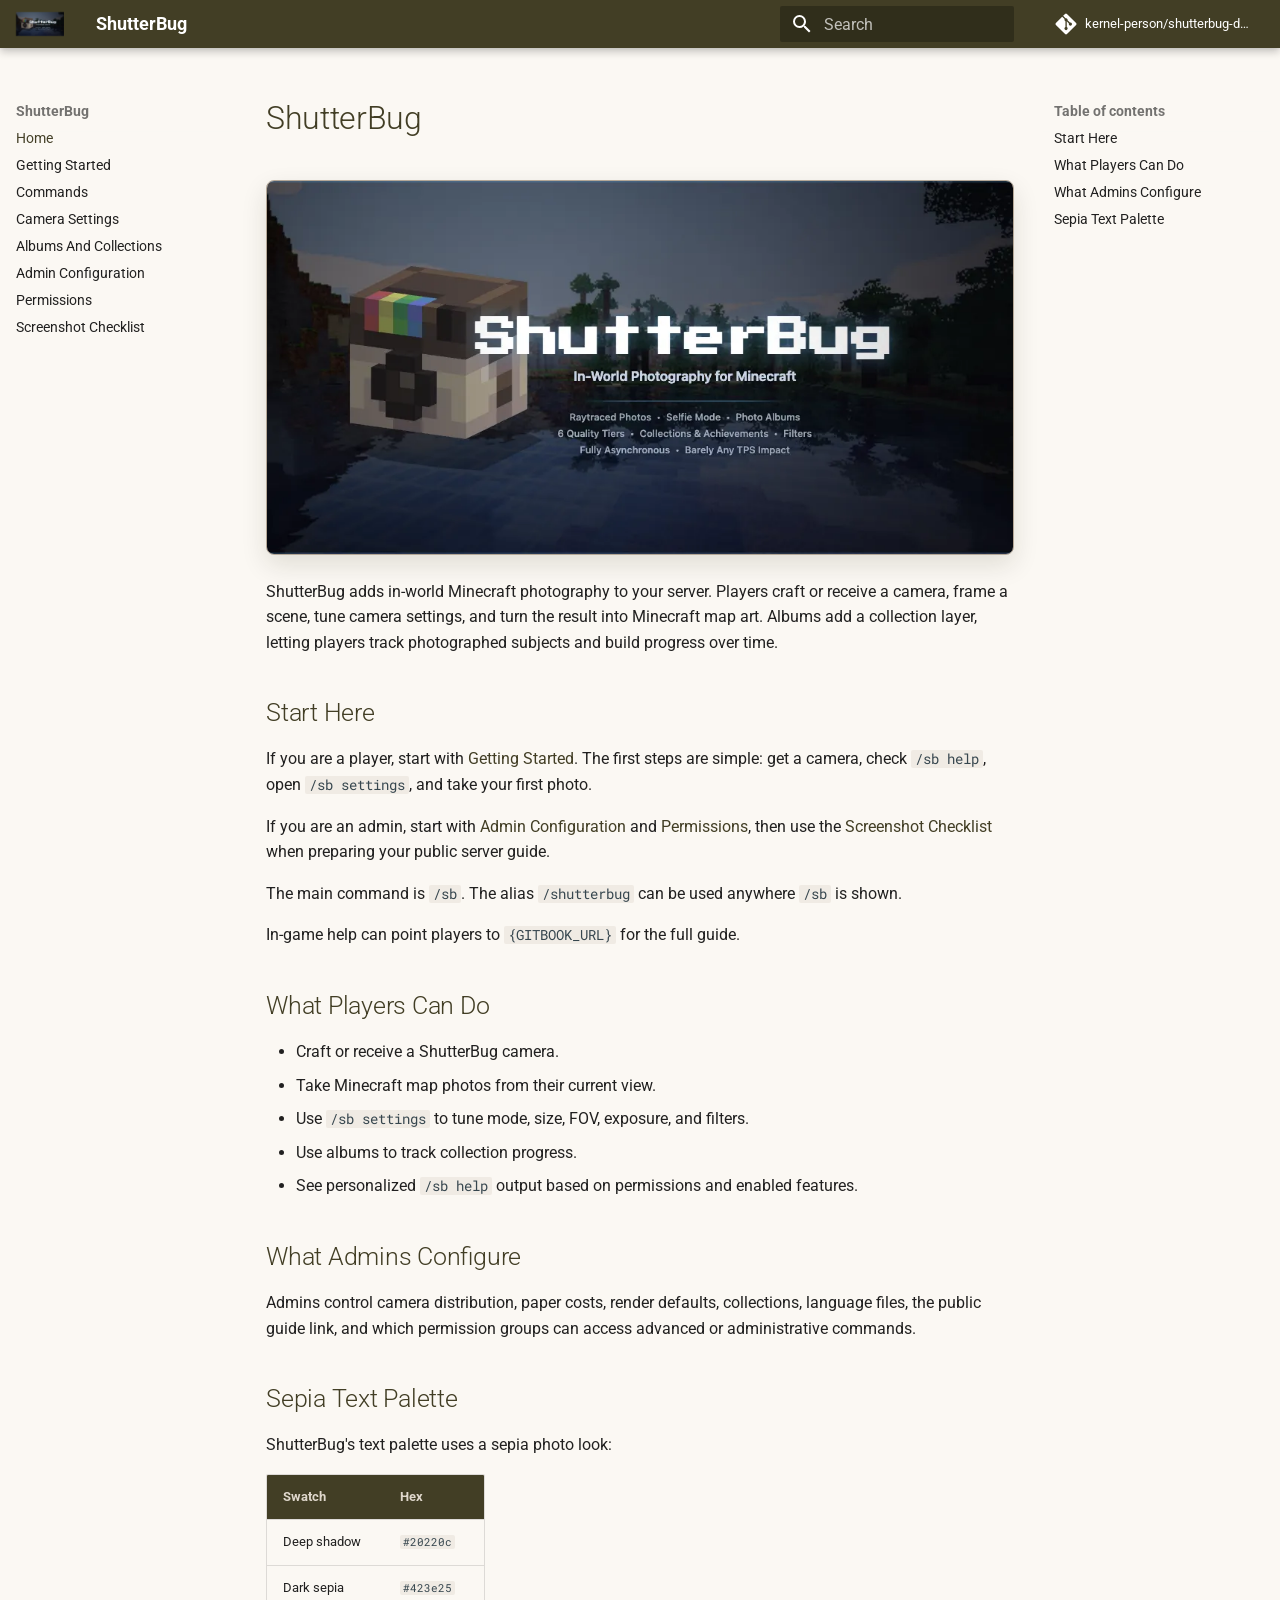
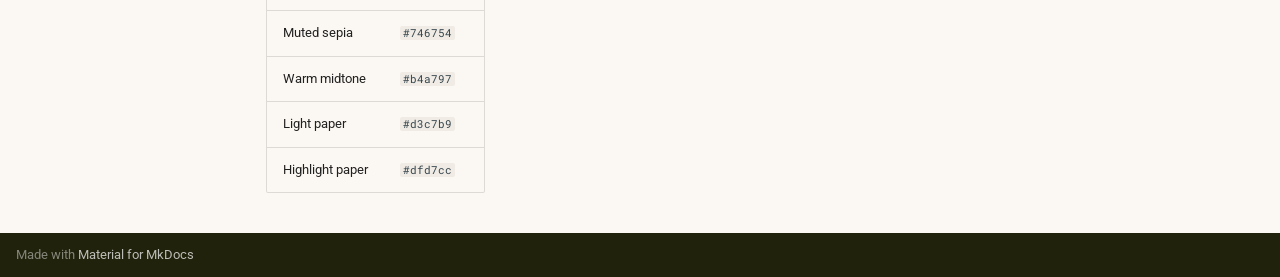
<file: index.html>
<!doctype html>
<html lang="en" class="no-js">
  <head>
    
      <meta charset="utf-8">
      <meta name="viewport" content="width=device-width,initial-scale=1">
      
        <meta name="description" content="User and admin documentation for the ShutterBug Minecraft photography plugin.">
      
      
      
        <link rel="canonical" href="https://kernel-person.github.io/shutterbug-docs/">
      
      
      
        <link rel="next" href="getting-started/">
      
      
      <link rel="icon" href="images/favicon.png">
      <meta name="generator" content="mkdocs-1.6.1, mkdocs-material-9.6.14">
    
    
      
        <title>ShutterBug</title>
      
    
    
      <link rel="stylesheet" href="assets/stylesheets/main.342714a4.min.css">
      
        
        <link rel="stylesheet" href="assets/stylesheets/palette.06af60db.min.css">
      
      


    
    
      
    
    
      
        
        
        <link rel="preconnect" href="https://fonts.gstatic.com" crossorigin>
        <link rel="stylesheet" href="https://fonts.googleapis.com/css?family=Roboto:300,300i,400,400i,700,700i%7CRoboto+Mono:400,400i,700,700i&display=fallback">
        <style>:root{--md-text-font:"Roboto";--md-code-font:"Roboto Mono"}</style>
      
    
    
      <link rel="stylesheet" href="stylesheets/extra.css">
    
    <script>__md_scope=new URL(".",location),__md_hash=e=>[...e].reduce(((e,_)=>(e<<5)-e+_.charCodeAt(0)),0),__md_get=(e,_=localStorage,t=__md_scope)=>JSON.parse(_.getItem(t.pathname+"."+e)),__md_set=(e,_,t=localStorage,a=__md_scope)=>{try{t.setItem(a.pathname+"."+e,JSON.stringify(_))}catch(e){}}</script>
    
      

    
    
    
  </head>
  
  
    
    
      
    
    
    
    
    <body dir="ltr" data-md-color-scheme="default" data-md-color-primary="brown" data-md-color-accent="brown">
  
    
    <input class="md-toggle" data-md-toggle="drawer" type="checkbox" id="__drawer" autocomplete="off">
    <input class="md-toggle" data-md-toggle="search" type="checkbox" id="__search" autocomplete="off">
    <label class="md-overlay" for="__drawer"></label>
    <div data-md-component="skip">
      
        
        <a href="#shutterbug" class="md-skip">
          Skip to content
        </a>
      
    </div>
    <div data-md-component="announce">
      
    </div>
    
    
      

  

<header class="md-header md-header--shadow" data-md-component="header">
  <nav class="md-header__inner md-grid" aria-label="Header">
    <a href="." title="ShutterBug" class="md-header__button md-logo" aria-label="ShutterBug" data-md-component="logo">
      
  <img src="images/hero-camera-album.png" alt="logo">

    </a>
    <label class="md-header__button md-icon" for="__drawer">
      
      <svg xmlns="http://www.w3.org/2000/svg" viewBox="0 0 24 24"><path d="M3 6h18v2H3zm0 5h18v2H3zm0 5h18v2H3z"/></svg>
    </label>
    <div class="md-header__title" data-md-component="header-title">
      <div class="md-header__ellipsis">
        <div class="md-header__topic">
          <span class="md-ellipsis">
            ShutterBug
          </span>
        </div>
        <div class="md-header__topic" data-md-component="header-topic">
          <span class="md-ellipsis">
            
              Home
            
          </span>
        </div>
      </div>
    </div>
    
      
        <form class="md-header__option" data-md-component="palette">
  
    
    
    
    <input class="md-option" data-md-color-media="" data-md-color-scheme="default" data-md-color-primary="brown" data-md-color-accent="brown"  aria-hidden="true"  type="radio" name="__palette" id="__palette_0">
    
  
</form>
      
    
    
      <script>var palette=__md_get("__palette");if(palette&&palette.color){if("(prefers-color-scheme)"===palette.color.media){var media=matchMedia("(prefers-color-scheme: light)"),input=document.querySelector(media.matches?"[data-md-color-media='(prefers-color-scheme: light)']":"[data-md-color-media='(prefers-color-scheme: dark)']");palette.color.media=input.getAttribute("data-md-color-media"),palette.color.scheme=input.getAttribute("data-md-color-scheme"),palette.color.primary=input.getAttribute("data-md-color-primary"),palette.color.accent=input.getAttribute("data-md-color-accent")}for(var[key,value]of Object.entries(palette.color))document.body.setAttribute("data-md-color-"+key,value)}</script>
    
    
    
      
      
        <label class="md-header__button md-icon" for="__search">
          
          <svg xmlns="http://www.w3.org/2000/svg" viewBox="0 0 24 24"><path d="M9.5 3A6.5 6.5 0 0 1 16 9.5c0 1.61-.59 3.09-1.56 4.23l.27.27h.79l5 5-1.5 1.5-5-5v-.79l-.27-.27A6.52 6.52 0 0 1 9.5 16 6.5 6.5 0 0 1 3 9.5 6.5 6.5 0 0 1 9.5 3m0 2C7 5 5 7 5 9.5S7 14 9.5 14 14 12 14 9.5 12 5 9.5 5"/></svg>
        </label>
        <div class="md-search" data-md-component="search" role="dialog">
  <label class="md-search__overlay" for="__search"></label>
  <div class="md-search__inner" role="search">
    <form class="md-search__form" name="search">
      <input type="text" class="md-search__input" name="query" aria-label="Search" placeholder="Search" autocapitalize="off" autocorrect="off" autocomplete="off" spellcheck="false" data-md-component="search-query" required>
      <label class="md-search__icon md-icon" for="__search">
        
        <svg xmlns="http://www.w3.org/2000/svg" viewBox="0 0 24 24"><path d="M9.5 3A6.5 6.5 0 0 1 16 9.5c0 1.61-.59 3.09-1.56 4.23l.27.27h.79l5 5-1.5 1.5-5-5v-.79l-.27-.27A6.52 6.52 0 0 1 9.5 16 6.5 6.5 0 0 1 3 9.5 6.5 6.5 0 0 1 9.5 3m0 2C7 5 5 7 5 9.5S7 14 9.5 14 14 12 14 9.5 12 5 9.5 5"/></svg>
        
        <svg xmlns="http://www.w3.org/2000/svg" viewBox="0 0 24 24"><path d="M20 11v2H8l5.5 5.5-1.42 1.42L4.16 12l7.92-7.92L13.5 5.5 8 11z"/></svg>
      </label>
      <nav class="md-search__options" aria-label="Search">
        
        <button type="reset" class="md-search__icon md-icon" title="Clear" aria-label="Clear" tabindex="-1">
          
          <svg xmlns="http://www.w3.org/2000/svg" viewBox="0 0 24 24"><path d="M19 6.41 17.59 5 12 10.59 6.41 5 5 6.41 10.59 12 5 17.59 6.41 19 12 13.41 17.59 19 19 17.59 13.41 12z"/></svg>
        </button>
      </nav>
      
        <div class="md-search__suggest" data-md-component="search-suggest"></div>
      
    </form>
    <div class="md-search__output">
      <div class="md-search__scrollwrap" tabindex="0" data-md-scrollfix>
        <div class="md-search-result" data-md-component="search-result">
          <div class="md-search-result__meta">
            Initializing search
          </div>
          <ol class="md-search-result__list" role="presentation"></ol>
        </div>
      </div>
    </div>
  </div>
</div>
      
    
    
      <div class="md-header__source">
        <a href="https://github.com/kernel-person/shutterbug-docs" title="Go to repository" class="md-source" data-md-component="source">
  <div class="md-source__icon md-icon">
    
    <svg xmlns="http://www.w3.org/2000/svg" viewBox="0 0 448 512"><!--! Font Awesome Free 6.7.2 by @fontawesome - https://fontawesome.com License - https://fontawesome.com/license/free (Icons: CC BY 4.0, Fonts: SIL OFL 1.1, Code: MIT License) Copyright 2024 Fonticons, Inc.--><path d="M439.55 236.05 244 40.45a28.87 28.87 0 0 0-40.81 0l-40.66 40.63 51.52 51.52c27.06-9.14 52.68 16.77 43.39 43.68l49.66 49.66c34.23-11.8 61.18 31 35.47 56.69-26.49 26.49-70.21-2.87-56-37.34L240.22 199v121.85c25.3 12.54 22.26 41.85 9.08 55a34.34 34.34 0 0 1-48.55 0c-17.57-17.6-11.07-46.91 11.25-56v-123c-20.8-8.51-24.6-30.74-18.64-45L142.57 101 8.45 235.14a28.86 28.86 0 0 0 0 40.81l195.61 195.6a28.86 28.86 0 0 0 40.8 0l194.69-194.69a28.86 28.86 0 0 0 0-40.81"/></svg>
  </div>
  <div class="md-source__repository">
    kernel-person/shutterbug-docs
  </div>
</a>
      </div>
    
  </nav>
  
</header>
    
    <div class="md-container" data-md-component="container">
      
      
        
          
        
      
      <main class="md-main" data-md-component="main">
        <div class="md-main__inner md-grid">
          
            
              
              <div class="md-sidebar md-sidebar--primary" data-md-component="sidebar" data-md-type="navigation" >
                <div class="md-sidebar__scrollwrap">
                  <div class="md-sidebar__inner">
                    



<nav class="md-nav md-nav--primary" aria-label="Navigation" data-md-level="0">
  <label class="md-nav__title" for="__drawer">
    <a href="." title="ShutterBug" class="md-nav__button md-logo" aria-label="ShutterBug" data-md-component="logo">
      
  <img src="images/hero-camera-album.png" alt="logo">

    </a>
    ShutterBug
  </label>
  
    <div class="md-nav__source">
      <a href="https://github.com/kernel-person/shutterbug-docs" title="Go to repository" class="md-source" data-md-component="source">
  <div class="md-source__icon md-icon">
    
    <svg xmlns="http://www.w3.org/2000/svg" viewBox="0 0 448 512"><!--! Font Awesome Free 6.7.2 by @fontawesome - https://fontawesome.com License - https://fontawesome.com/license/free (Icons: CC BY 4.0, Fonts: SIL OFL 1.1, Code: MIT License) Copyright 2024 Fonticons, Inc.--><path d="M439.55 236.05 244 40.45a28.87 28.87 0 0 0-40.81 0l-40.66 40.63 51.52 51.52c27.06-9.14 52.68 16.77 43.39 43.68l49.66 49.66c34.23-11.8 61.18 31 35.47 56.69-26.49 26.49-70.21-2.87-56-37.34L240.22 199v121.85c25.3 12.54 22.26 41.85 9.08 55a34.34 34.34 0 0 1-48.55 0c-17.57-17.6-11.07-46.91 11.25-56v-123c-20.8-8.51-24.6-30.74-18.64-45L142.57 101 8.45 235.14a28.86 28.86 0 0 0 0 40.81l195.61 195.6a28.86 28.86 0 0 0 40.8 0l194.69-194.69a28.86 28.86 0 0 0 0-40.81"/></svg>
  </div>
  <div class="md-source__repository">
    kernel-person/shutterbug-docs
  </div>
</a>
    </div>
  
  <ul class="md-nav__list" data-md-scrollfix>
    
      
      
  
  
    
  
  
  
    <li class="md-nav__item md-nav__item--active">
      
      <input class="md-nav__toggle md-toggle" type="checkbox" id="__toc">
      
      
        
      
      
        <label class="md-nav__link md-nav__link--active" for="__toc">
          
  
  
  <span class="md-ellipsis">
    Home
    
  </span>
  

          <span class="md-nav__icon md-icon"></span>
        </label>
      
      <a href="." class="md-nav__link md-nav__link--active">
        
  
  
  <span class="md-ellipsis">
    Home
    
  </span>
  

      </a>
      
        

<nav class="md-nav md-nav--secondary" aria-label="Table of contents">
  
  
  
    
  
  
    <label class="md-nav__title" for="__toc">
      <span class="md-nav__icon md-icon"></span>
      Table of contents
    </label>
    <ul class="md-nav__list" data-md-component="toc" data-md-scrollfix>
      
        <li class="md-nav__item">
  <a href="#start-here" class="md-nav__link">
    <span class="md-ellipsis">
      Start Here
    </span>
  </a>
  
</li>
      
        <li class="md-nav__item">
  <a href="#what-players-can-do" class="md-nav__link">
    <span class="md-ellipsis">
      What Players Can Do
    </span>
  </a>
  
</li>
      
        <li class="md-nav__item">
  <a href="#what-admins-configure" class="md-nav__link">
    <span class="md-ellipsis">
      What Admins Configure
    </span>
  </a>
  
</li>
      
        <li class="md-nav__item">
  <a href="#sepia-text-palette" class="md-nav__link">
    <span class="md-ellipsis">
      Sepia Text Palette
    </span>
  </a>
  
</li>
      
    </ul>
  
</nav>
      
    </li>
  

    
      
      
  
  
  
  
    <li class="md-nav__item">
      <a href="getting-started/" class="md-nav__link">
        
  
  
  <span class="md-ellipsis">
    Getting Started
    
  </span>
  

      </a>
    </li>
  

    
      
      
  
  
  
  
    <li class="md-nav__item">
      <a href="commands/" class="md-nav__link">
        
  
  
  <span class="md-ellipsis">
    Commands
    
  </span>
  

      </a>
    </li>
  

    
      
      
  
  
  
  
    <li class="md-nav__item">
      <a href="camera-settings/" class="md-nav__link">
        
  
  
  <span class="md-ellipsis">
    Camera Settings
    
  </span>
  

      </a>
    </li>
  

    
      
      
  
  
  
  
    <li class="md-nav__item">
      <a href="albums-and-collections/" class="md-nav__link">
        
  
  
  <span class="md-ellipsis">
    Albums And Collections
    
  </span>
  

      </a>
    </li>
  

    
      
      
  
  
  
  
    <li class="md-nav__item">
      <a href="admin-configuration/" class="md-nav__link">
        
  
  
  <span class="md-ellipsis">
    Admin Configuration
    
  </span>
  

      </a>
    </li>
  

    
      
      
  
  
  
  
    <li class="md-nav__item">
      <a href="permissions/" class="md-nav__link">
        
  
  
  <span class="md-ellipsis">
    Permissions
    
  </span>
  

      </a>
    </li>
  

    
      
      
  
  
  
  
    <li class="md-nav__item">
      <a href="screenshots/" class="md-nav__link">
        
  
  
  <span class="md-ellipsis">
    Screenshot Checklist
    
  </span>
  

      </a>
    </li>
  

    
  </ul>
</nav>
                  </div>
                </div>
              </div>
            
            
              
              <div class="md-sidebar md-sidebar--secondary" data-md-component="sidebar" data-md-type="toc" >
                <div class="md-sidebar__scrollwrap">
                  <div class="md-sidebar__inner">
                    

<nav class="md-nav md-nav--secondary" aria-label="Table of contents">
  
  
  
    
  
  
    <label class="md-nav__title" for="__toc">
      <span class="md-nav__icon md-icon"></span>
      Table of contents
    </label>
    <ul class="md-nav__list" data-md-component="toc" data-md-scrollfix>
      
        <li class="md-nav__item">
  <a href="#start-here" class="md-nav__link">
    <span class="md-ellipsis">
      Start Here
    </span>
  </a>
  
</li>
      
        <li class="md-nav__item">
  <a href="#what-players-can-do" class="md-nav__link">
    <span class="md-ellipsis">
      What Players Can Do
    </span>
  </a>
  
</li>
      
        <li class="md-nav__item">
  <a href="#what-admins-configure" class="md-nav__link">
    <span class="md-ellipsis">
      What Admins Configure
    </span>
  </a>
  
</li>
      
        <li class="md-nav__item">
  <a href="#sepia-text-palette" class="md-nav__link">
    <span class="md-ellipsis">
      Sepia Text Palette
    </span>
  </a>
  
</li>
      
    </ul>
  
</nav>
                  </div>
                </div>
              </div>
            
          
          
            <div class="md-content" data-md-component="content">
              <article class="md-content__inner md-typeset">
                
                  


  
  


<h1 id="shutterbug">ShutterBug</h1>
<p><img alt="ShutterBug camera and album maps" src="images/hero-camera-album.png" /></p>
<p>ShutterBug adds in-world Minecraft photography to your server. Players craft or receive a camera, frame a scene, tune camera settings, and turn the result into Minecraft map art. Albums add a collection layer, letting players track photographed subjects and build progress over time.</p>
<h2 id="start-here">Start Here</h2>
<p>If you are a player, start with <a href="getting-started/">Getting Started</a>. The first steps are simple: get a camera, check <code>/sb help</code>, open <code>/sb settings</code>, and take your first photo.</p>
<p>If you are an admin, start with <a href="admin-configuration/">Admin Configuration</a> and <a href="permissions/">Permissions</a>, then use the <a href="screenshots/">Screenshot Checklist</a> when preparing your public server guide.</p>
<p>The main command is <code>/sb</code>. The alias <code>/shutterbug</code> can be used anywhere <code>/sb</code> is shown.</p>
<p>In-game help can point players to <code>{GITBOOK_URL}</code> for the full guide.</p>
<h2 id="what-players-can-do">What Players Can Do</h2>
<ul>
<li>Craft or receive a ShutterBug camera.</li>
<li>Take Minecraft map photos from their current view.</li>
<li>Use <code>/sb settings</code> to tune mode, size, FOV, exposure, and filters.</li>
<li>Use albums to track collection progress.</li>
<li>See personalized <code>/sb help</code> output based on permissions and enabled features.</li>
</ul>
<h2 id="what-admins-configure">What Admins Configure</h2>
<p>Admins control camera distribution, paper costs, render defaults, collections, language files, the public guide link, and which permission groups can access advanced or administrative commands.</p>
<h2 id="sepia-text-palette">Sepia Text Palette</h2>
<p>ShutterBug's text palette uses a sepia photo look:</p>
<table>
<thead>
<tr>
<th>Swatch</th>
<th>Hex</th>
</tr>
</thead>
<tbody>
<tr>
<td>Deep shadow</td>
<td><code>#20220c</code></td>
</tr>
<tr>
<td>Dark sepia</td>
<td><code>#423e25</code></td>
</tr>
<tr>
<td>Muted sepia</td>
<td><code>#746754</code></td>
</tr>
<tr>
<td>Warm midtone</td>
<td><code>#b4a797</code></td>
</tr>
<tr>
<td>Light paper</td>
<td><code>#d3c7b9</code></td>
</tr>
<tr>
<td>Highlight paper</td>
<td><code>#dfd7cc</code></td>
</tr>
</tbody>
</table>












                
              </article>
            </div>
          
          
<script>var target=document.getElementById(location.hash.slice(1));target&&target.name&&(target.checked=target.name.startsWith("__tabbed_"))</script>
        </div>
        
          <button type="button" class="md-top md-icon" data-md-component="top" hidden>
  
  <svg xmlns="http://www.w3.org/2000/svg" viewBox="0 0 24 24"><path d="M13 20h-2V8l-5.5 5.5-1.42-1.42L12 4.16l7.92 7.92-1.42 1.42L13 8z"/></svg>
  Back to top
</button>
        
      </main>
      
        <footer class="md-footer">
  
  <div class="md-footer-meta md-typeset">
    <div class="md-footer-meta__inner md-grid">
      <div class="md-copyright">
  
  
    Made with
    <a href="https://squidfunk.github.io/mkdocs-material/" target="_blank" rel="noopener">
      Material for MkDocs
    </a>
  
</div>
      
    </div>
  </div>
</footer>
      
    </div>
    <div class="md-dialog" data-md-component="dialog">
      <div class="md-dialog__inner md-typeset"></div>
    </div>
    
    
    
      
      <script id="__config" type="application/json">{"base": ".", "features": ["navigation.sections", "navigation.top", "search.suggest", "search.highlight", "content.code.copy"], "search": "assets/javascripts/workers/search.d50fe291.min.js", "tags": null, "translations": {"clipboard.copied": "Copied to clipboard", "clipboard.copy": "Copy to clipboard", "search.result.more.one": "1 more on this page", "search.result.more.other": "# more on this page", "search.result.none": "No matching documents", "search.result.one": "1 matching document", "search.result.other": "# matching documents", "search.result.placeholder": "Type to start searching", "search.result.term.missing": "Missing", "select.version": "Select version"}, "version": null}</script>
    
    
      <script src="assets/javascripts/bundle.13a4f30d.min.js"></script>
      
    
  </body>
</html>
</file>
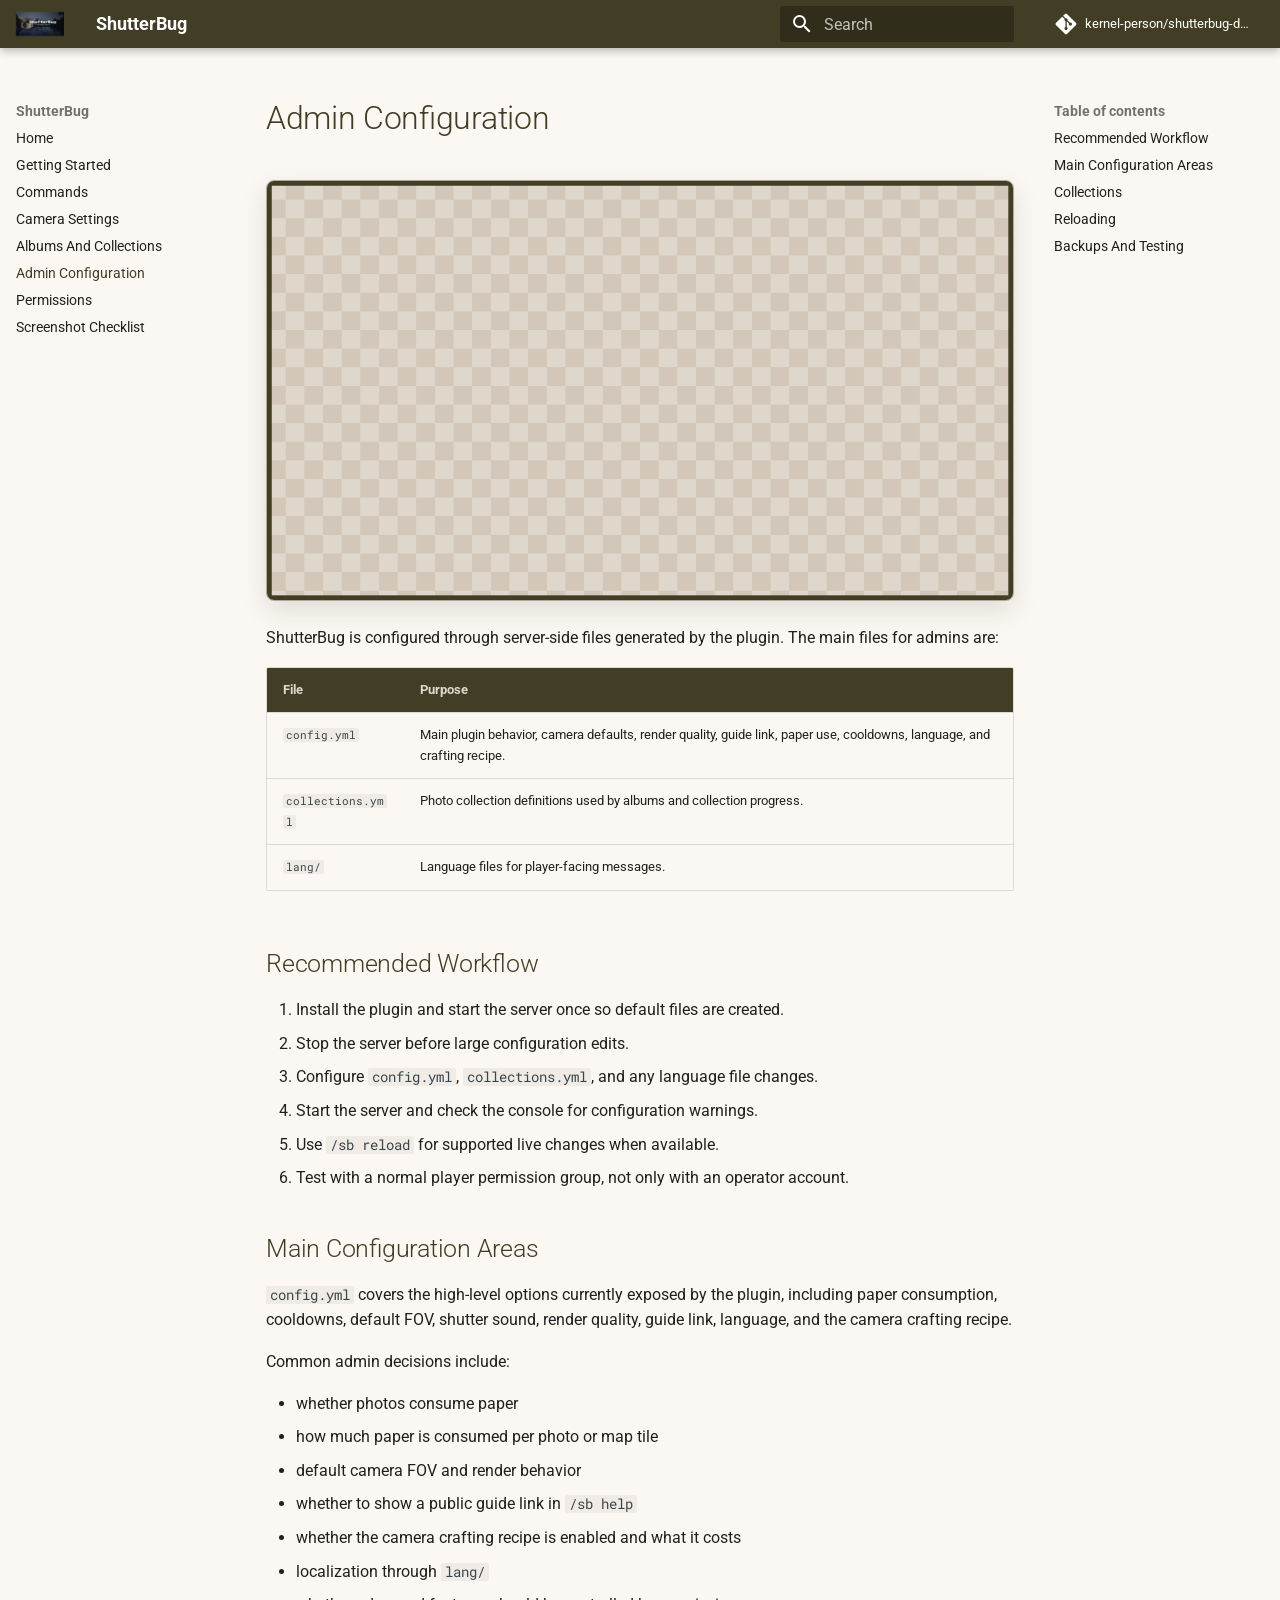
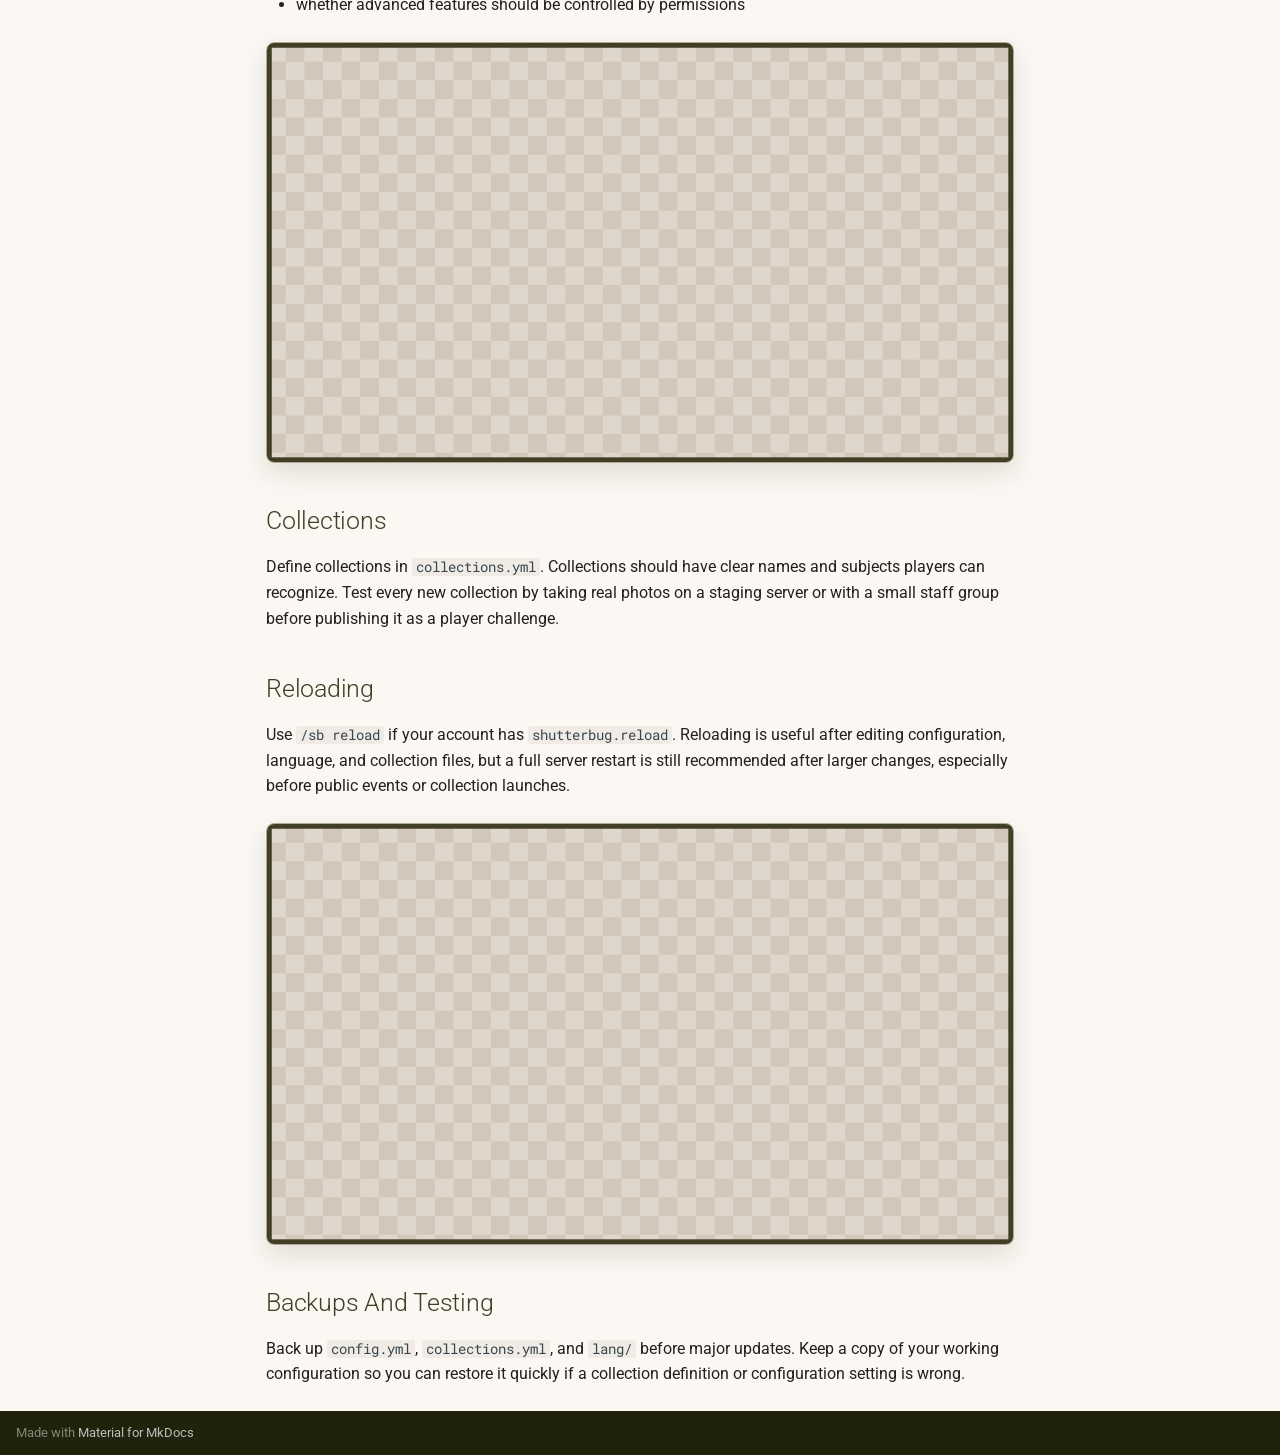
<file: admin-configuration/index.html>
<!doctype html>
<html lang="en" class="no-js">
  <head>
    
      <meta charset="utf-8">
      <meta name="viewport" content="width=device-width,initial-scale=1">
      
        <meta name="description" content="User and admin documentation for the ShutterBug Minecraft photography plugin.">
      
      
      
        <link rel="canonical" href="https://kernel-person.github.io/shutterbug-docs/admin-configuration/">
      
      
        <link rel="prev" href="../albums-and-collections/">
      
      
        <link rel="next" href="../permissions/">
      
      
      <link rel="icon" href="../images/favicon.png">
      <meta name="generator" content="mkdocs-1.6.1, mkdocs-material-9.6.14">
    
    
      
        <title>Admin Configuration - ShutterBug</title>
      
    
    
      <link rel="stylesheet" href="../assets/stylesheets/main.342714a4.min.css">
      
        
        <link rel="stylesheet" href="../assets/stylesheets/palette.06af60db.min.css">
      
      


    
    
      
    
    
      
        
        
        <link rel="preconnect" href="https://fonts.gstatic.com" crossorigin>
        <link rel="stylesheet" href="https://fonts.googleapis.com/css?family=Roboto:300,300i,400,400i,700,700i%7CRoboto+Mono:400,400i,700,700i&display=fallback">
        <style>:root{--md-text-font:"Roboto";--md-code-font:"Roboto Mono"}</style>
      
    
    
      <link rel="stylesheet" href="../stylesheets/extra.css">
    
    <script>__md_scope=new URL("..",location),__md_hash=e=>[...e].reduce(((e,_)=>(e<<5)-e+_.charCodeAt(0)),0),__md_get=(e,_=localStorage,t=__md_scope)=>JSON.parse(_.getItem(t.pathname+"."+e)),__md_set=(e,_,t=localStorage,a=__md_scope)=>{try{t.setItem(a.pathname+"."+e,JSON.stringify(_))}catch(e){}}</script>
    
      

    
    
    
  </head>
  
  
    
    
      
    
    
    
    
    <body dir="ltr" data-md-color-scheme="default" data-md-color-primary="brown" data-md-color-accent="brown">
  
    
    <input class="md-toggle" data-md-toggle="drawer" type="checkbox" id="__drawer" autocomplete="off">
    <input class="md-toggle" data-md-toggle="search" type="checkbox" id="__search" autocomplete="off">
    <label class="md-overlay" for="__drawer"></label>
    <div data-md-component="skip">
      
        
        <a href="#admin-configuration" class="md-skip">
          Skip to content
        </a>
      
    </div>
    <div data-md-component="announce">
      
    </div>
    
    
      

  

<header class="md-header md-header--shadow" data-md-component="header">
  <nav class="md-header__inner md-grid" aria-label="Header">
    <a href=".." title="ShutterBug" class="md-header__button md-logo" aria-label="ShutterBug" data-md-component="logo">
      
  <img src="../images/hero-camera-album.png" alt="logo">

    </a>
    <label class="md-header__button md-icon" for="__drawer">
      
      <svg xmlns="http://www.w3.org/2000/svg" viewBox="0 0 24 24"><path d="M3 6h18v2H3zm0 5h18v2H3zm0 5h18v2H3z"/></svg>
    </label>
    <div class="md-header__title" data-md-component="header-title">
      <div class="md-header__ellipsis">
        <div class="md-header__topic">
          <span class="md-ellipsis">
            ShutterBug
          </span>
        </div>
        <div class="md-header__topic" data-md-component="header-topic">
          <span class="md-ellipsis">
            
              Admin Configuration
            
          </span>
        </div>
      </div>
    </div>
    
      
        <form class="md-header__option" data-md-component="palette">
  
    
    
    
    <input class="md-option" data-md-color-media="" data-md-color-scheme="default" data-md-color-primary="brown" data-md-color-accent="brown"  aria-hidden="true"  type="radio" name="__palette" id="__palette_0">
    
  
</form>
      
    
    
      <script>var palette=__md_get("__palette");if(palette&&palette.color){if("(prefers-color-scheme)"===palette.color.media){var media=matchMedia("(prefers-color-scheme: light)"),input=document.querySelector(media.matches?"[data-md-color-media='(prefers-color-scheme: light)']":"[data-md-color-media='(prefers-color-scheme: dark)']");palette.color.media=input.getAttribute("data-md-color-media"),palette.color.scheme=input.getAttribute("data-md-color-scheme"),palette.color.primary=input.getAttribute("data-md-color-primary"),palette.color.accent=input.getAttribute("data-md-color-accent")}for(var[key,value]of Object.entries(palette.color))document.body.setAttribute("data-md-color-"+key,value)}</script>
    
    
    
      
      
        <label class="md-header__button md-icon" for="__search">
          
          <svg xmlns="http://www.w3.org/2000/svg" viewBox="0 0 24 24"><path d="M9.5 3A6.5 6.5 0 0 1 16 9.5c0 1.61-.59 3.09-1.56 4.23l.27.27h.79l5 5-1.5 1.5-5-5v-.79l-.27-.27A6.52 6.52 0 0 1 9.5 16 6.5 6.5 0 0 1 3 9.5 6.5 6.5 0 0 1 9.5 3m0 2C7 5 5 7 5 9.5S7 14 9.5 14 14 12 14 9.5 12 5 9.5 5"/></svg>
        </label>
        <div class="md-search" data-md-component="search" role="dialog">
  <label class="md-search__overlay" for="__search"></label>
  <div class="md-search__inner" role="search">
    <form class="md-search__form" name="search">
      <input type="text" class="md-search__input" name="query" aria-label="Search" placeholder="Search" autocapitalize="off" autocorrect="off" autocomplete="off" spellcheck="false" data-md-component="search-query" required>
      <label class="md-search__icon md-icon" for="__search">
        
        <svg xmlns="http://www.w3.org/2000/svg" viewBox="0 0 24 24"><path d="M9.5 3A6.5 6.5 0 0 1 16 9.5c0 1.61-.59 3.09-1.56 4.23l.27.27h.79l5 5-1.5 1.5-5-5v-.79l-.27-.27A6.52 6.52 0 0 1 9.5 16 6.5 6.5 0 0 1 3 9.5 6.5 6.5 0 0 1 9.5 3m0 2C7 5 5 7 5 9.5S7 14 9.5 14 14 12 14 9.5 12 5 9.5 5"/></svg>
        
        <svg xmlns="http://www.w3.org/2000/svg" viewBox="0 0 24 24"><path d="M20 11v2H8l5.5 5.5-1.42 1.42L4.16 12l7.92-7.92L13.5 5.5 8 11z"/></svg>
      </label>
      <nav class="md-search__options" aria-label="Search">
        
        <button type="reset" class="md-search__icon md-icon" title="Clear" aria-label="Clear" tabindex="-1">
          
          <svg xmlns="http://www.w3.org/2000/svg" viewBox="0 0 24 24"><path d="M19 6.41 17.59 5 12 10.59 6.41 5 5 6.41 10.59 12 5 17.59 6.41 19 12 13.41 17.59 19 19 17.59 13.41 12z"/></svg>
        </button>
      </nav>
      
        <div class="md-search__suggest" data-md-component="search-suggest"></div>
      
    </form>
    <div class="md-search__output">
      <div class="md-search__scrollwrap" tabindex="0" data-md-scrollfix>
        <div class="md-search-result" data-md-component="search-result">
          <div class="md-search-result__meta">
            Initializing search
          </div>
          <ol class="md-search-result__list" role="presentation"></ol>
        </div>
      </div>
    </div>
  </div>
</div>
      
    
    
      <div class="md-header__source">
        <a href="https://github.com/kernel-person/shutterbug-docs" title="Go to repository" class="md-source" data-md-component="source">
  <div class="md-source__icon md-icon">
    
    <svg xmlns="http://www.w3.org/2000/svg" viewBox="0 0 448 512"><!--! Font Awesome Free 6.7.2 by @fontawesome - https://fontawesome.com License - https://fontawesome.com/license/free (Icons: CC BY 4.0, Fonts: SIL OFL 1.1, Code: MIT License) Copyright 2024 Fonticons, Inc.--><path d="M439.55 236.05 244 40.45a28.87 28.87 0 0 0-40.81 0l-40.66 40.63 51.52 51.52c27.06-9.14 52.68 16.77 43.39 43.68l49.66 49.66c34.23-11.8 61.18 31 35.47 56.69-26.49 26.49-70.21-2.87-56-37.34L240.22 199v121.85c25.3 12.54 22.26 41.85 9.08 55a34.34 34.34 0 0 1-48.55 0c-17.57-17.6-11.07-46.91 11.25-56v-123c-20.8-8.51-24.6-30.74-18.64-45L142.57 101 8.45 235.14a28.86 28.86 0 0 0 0 40.81l195.61 195.6a28.86 28.86 0 0 0 40.8 0l194.69-194.69a28.86 28.86 0 0 0 0-40.81"/></svg>
  </div>
  <div class="md-source__repository">
    kernel-person/shutterbug-docs
  </div>
</a>
      </div>
    
  </nav>
  
</header>
    
    <div class="md-container" data-md-component="container">
      
      
        
          
        
      
      <main class="md-main" data-md-component="main">
        <div class="md-main__inner md-grid">
          
            
              
              <div class="md-sidebar md-sidebar--primary" data-md-component="sidebar" data-md-type="navigation" >
                <div class="md-sidebar__scrollwrap">
                  <div class="md-sidebar__inner">
                    



<nav class="md-nav md-nav--primary" aria-label="Navigation" data-md-level="0">
  <label class="md-nav__title" for="__drawer">
    <a href=".." title="ShutterBug" class="md-nav__button md-logo" aria-label="ShutterBug" data-md-component="logo">
      
  <img src="../images/hero-camera-album.png" alt="logo">

    </a>
    ShutterBug
  </label>
  
    <div class="md-nav__source">
      <a href="https://github.com/kernel-person/shutterbug-docs" title="Go to repository" class="md-source" data-md-component="source">
  <div class="md-source__icon md-icon">
    
    <svg xmlns="http://www.w3.org/2000/svg" viewBox="0 0 448 512"><!--! Font Awesome Free 6.7.2 by @fontawesome - https://fontawesome.com License - https://fontawesome.com/license/free (Icons: CC BY 4.0, Fonts: SIL OFL 1.1, Code: MIT License) Copyright 2024 Fonticons, Inc.--><path d="M439.55 236.05 244 40.45a28.87 28.87 0 0 0-40.81 0l-40.66 40.63 51.52 51.52c27.06-9.14 52.68 16.77 43.39 43.68l49.66 49.66c34.23-11.8 61.18 31 35.47 56.69-26.49 26.49-70.21-2.87-56-37.34L240.22 199v121.85c25.3 12.54 22.26 41.85 9.08 55a34.34 34.34 0 0 1-48.55 0c-17.57-17.6-11.07-46.91 11.25-56v-123c-20.8-8.51-24.6-30.74-18.64-45L142.57 101 8.45 235.14a28.86 28.86 0 0 0 0 40.81l195.61 195.6a28.86 28.86 0 0 0 40.8 0l194.69-194.69a28.86 28.86 0 0 0 0-40.81"/></svg>
  </div>
  <div class="md-source__repository">
    kernel-person/shutterbug-docs
  </div>
</a>
    </div>
  
  <ul class="md-nav__list" data-md-scrollfix>
    
      
      
  
  
  
  
    <li class="md-nav__item">
      <a href=".." class="md-nav__link">
        
  
  
  <span class="md-ellipsis">
    Home
    
  </span>
  

      </a>
    </li>
  

    
      
      
  
  
  
  
    <li class="md-nav__item">
      <a href="../getting-started/" class="md-nav__link">
        
  
  
  <span class="md-ellipsis">
    Getting Started
    
  </span>
  

      </a>
    </li>
  

    
      
      
  
  
  
  
    <li class="md-nav__item">
      <a href="../commands/" class="md-nav__link">
        
  
  
  <span class="md-ellipsis">
    Commands
    
  </span>
  

      </a>
    </li>
  

    
      
      
  
  
  
  
    <li class="md-nav__item">
      <a href="../camera-settings/" class="md-nav__link">
        
  
  
  <span class="md-ellipsis">
    Camera Settings
    
  </span>
  

      </a>
    </li>
  

    
      
      
  
  
  
  
    <li class="md-nav__item">
      <a href="../albums-and-collections/" class="md-nav__link">
        
  
  
  <span class="md-ellipsis">
    Albums And Collections
    
  </span>
  

      </a>
    </li>
  

    
      
      
  
  
    
  
  
  
    <li class="md-nav__item md-nav__item--active">
      
      <input class="md-nav__toggle md-toggle" type="checkbox" id="__toc">
      
      
        
      
      
        <label class="md-nav__link md-nav__link--active" for="__toc">
          
  
  
  <span class="md-ellipsis">
    Admin Configuration
    
  </span>
  

          <span class="md-nav__icon md-icon"></span>
        </label>
      
      <a href="./" class="md-nav__link md-nav__link--active">
        
  
  
  <span class="md-ellipsis">
    Admin Configuration
    
  </span>
  

      </a>
      
        

<nav class="md-nav md-nav--secondary" aria-label="Table of contents">
  
  
  
    
  
  
    <label class="md-nav__title" for="__toc">
      <span class="md-nav__icon md-icon"></span>
      Table of contents
    </label>
    <ul class="md-nav__list" data-md-component="toc" data-md-scrollfix>
      
        <li class="md-nav__item">
  <a href="#recommended-workflow" class="md-nav__link">
    <span class="md-ellipsis">
      Recommended Workflow
    </span>
  </a>
  
</li>
      
        <li class="md-nav__item">
  <a href="#main-configuration-areas" class="md-nav__link">
    <span class="md-ellipsis">
      Main Configuration Areas
    </span>
  </a>
  
</li>
      
        <li class="md-nav__item">
  <a href="#collections" class="md-nav__link">
    <span class="md-ellipsis">
      Collections
    </span>
  </a>
  
</li>
      
        <li class="md-nav__item">
  <a href="#reloading" class="md-nav__link">
    <span class="md-ellipsis">
      Reloading
    </span>
  </a>
  
</li>
      
        <li class="md-nav__item">
  <a href="#backups-and-testing" class="md-nav__link">
    <span class="md-ellipsis">
      Backups And Testing
    </span>
  </a>
  
</li>
      
    </ul>
  
</nav>
      
    </li>
  

    
      
      
  
  
  
  
    <li class="md-nav__item">
      <a href="../permissions/" class="md-nav__link">
        
  
  
  <span class="md-ellipsis">
    Permissions
    
  </span>
  

      </a>
    </li>
  

    
      
      
  
  
  
  
    <li class="md-nav__item">
      <a href="../screenshots/" class="md-nav__link">
        
  
  
  <span class="md-ellipsis">
    Screenshot Checklist
    
  </span>
  

      </a>
    </li>
  

    
  </ul>
</nav>
                  </div>
                </div>
              </div>
            
            
              
              <div class="md-sidebar md-sidebar--secondary" data-md-component="sidebar" data-md-type="toc" >
                <div class="md-sidebar__scrollwrap">
                  <div class="md-sidebar__inner">
                    

<nav class="md-nav md-nav--secondary" aria-label="Table of contents">
  
  
  
    
  
  
    <label class="md-nav__title" for="__toc">
      <span class="md-nav__icon md-icon"></span>
      Table of contents
    </label>
    <ul class="md-nav__list" data-md-component="toc" data-md-scrollfix>
      
        <li class="md-nav__item">
  <a href="#recommended-workflow" class="md-nav__link">
    <span class="md-ellipsis">
      Recommended Workflow
    </span>
  </a>
  
</li>
      
        <li class="md-nav__item">
  <a href="#main-configuration-areas" class="md-nav__link">
    <span class="md-ellipsis">
      Main Configuration Areas
    </span>
  </a>
  
</li>
      
        <li class="md-nav__item">
  <a href="#collections" class="md-nav__link">
    <span class="md-ellipsis">
      Collections
    </span>
  </a>
  
</li>
      
        <li class="md-nav__item">
  <a href="#reloading" class="md-nav__link">
    <span class="md-ellipsis">
      Reloading
    </span>
  </a>
  
</li>
      
        <li class="md-nav__item">
  <a href="#backups-and-testing" class="md-nav__link">
    <span class="md-ellipsis">
      Backups And Testing
    </span>
  </a>
  
</li>
      
    </ul>
  
</nav>
                  </div>
                </div>
              </div>
            
          
          
            <div class="md-content" data-md-component="content">
              <article class="md-content__inner md-typeset">
                
                  


  
  


<h1 id="admin-configuration">Admin Configuration</h1>
<p><img alt="ShutterBug config excerpt" src="../images/config-excerpt.png" /></p>
<p>ShutterBug is configured through server-side files generated by the plugin. The main files for admins are:</p>
<table>
<thead>
<tr>
<th>File</th>
<th>Purpose</th>
</tr>
</thead>
<tbody>
<tr>
<td><code>config.yml</code></td>
<td>Main plugin behavior, camera defaults, render quality, guide link, paper use, cooldowns, language, and crafting recipe.</td>
</tr>
<tr>
<td><code>collections.yml</code></td>
<td>Photo collection definitions used by albums and collection progress.</td>
</tr>
<tr>
<td><code>lang/</code></td>
<td>Language files for player-facing messages.</td>
</tr>
</tbody>
</table>
<h2 id="recommended-workflow">Recommended Workflow</h2>
<ol>
<li>Install the plugin and start the server once so default files are created.</li>
<li>Stop the server before large configuration edits.</li>
<li>Configure <code>config.yml</code>, <code>collections.yml</code>, and any language file changes.</li>
<li>Start the server and check the console for configuration warnings.</li>
<li>Use <code>/sb reload</code> for supported live changes when available.</li>
<li>Test with a normal player permission group, not only with an operator account.</li>
</ol>
<h2 id="main-configuration-areas">Main Configuration Areas</h2>
<p><code>config.yml</code> covers the high-level options currently exposed by the plugin, including paper consumption, cooldowns, default FOV, shutter sound, render quality, guide link, language, and the camera crafting recipe.</p>
<p>Common admin decisions include:</p>
<ul>
<li>whether photos consume paper</li>
<li>how much paper is consumed per photo or map tile</li>
<li>default camera FOV and render behavior</li>
<li>whether to show a public guide link in <code>/sb help</code></li>
<li>whether the camera crafting recipe is enabled and what it costs</li>
<li>localization through <code>lang/</code></li>
<li>whether advanced features should be controlled by permissions</li>
</ul>
<p><img alt="ShutterBug collection definition example" src="../images/collection-definition-example.png" /></p>
<h2 id="collections">Collections</h2>
<p>Define collections in <code>collections.yml</code>. Collections should have clear names and subjects players can recognize. Test every new collection by taking real photos on a staging server or with a small staff group before publishing it as a player challenge.</p>
<h2 id="reloading">Reloading</h2>
<p>Use <code>/sb reload</code> if your account has <code>shutterbug.reload</code>. Reloading is useful after editing configuration, language, and collection files, but a full server restart is still recommended after larger changes, especially before public events or collection launches.</p>
<p><img alt="ShutterBug reload confirmation" src="../images/reload-confirmation.png" /></p>
<h2 id="backups-and-testing">Backups And Testing</h2>
<p>Back up <code>config.yml</code>, <code>collections.yml</code>, and <code>lang/</code> before major updates. Keep a copy of your working configuration so you can restore it quickly if a collection definition or configuration setting is wrong.</p>












                
              </article>
            </div>
          
          
<script>var target=document.getElementById(location.hash.slice(1));target&&target.name&&(target.checked=target.name.startsWith("__tabbed_"))</script>
        </div>
        
          <button type="button" class="md-top md-icon" data-md-component="top" hidden>
  
  <svg xmlns="http://www.w3.org/2000/svg" viewBox="0 0 24 24"><path d="M13 20h-2V8l-5.5 5.5-1.42-1.42L12 4.16l7.92 7.92-1.42 1.42L13 8z"/></svg>
  Back to top
</button>
        
      </main>
      
        <footer class="md-footer">
  
  <div class="md-footer-meta md-typeset">
    <div class="md-footer-meta__inner md-grid">
      <div class="md-copyright">
  
  
    Made with
    <a href="https://squidfunk.github.io/mkdocs-material/" target="_blank" rel="noopener">
      Material for MkDocs
    </a>
  
</div>
      
    </div>
  </div>
</footer>
      
    </div>
    <div class="md-dialog" data-md-component="dialog">
      <div class="md-dialog__inner md-typeset"></div>
    </div>
    
    
    
      
      <script id="__config" type="application/json">{"base": "..", "features": ["navigation.sections", "navigation.top", "search.suggest", "search.highlight", "content.code.copy"], "search": "../assets/javascripts/workers/search.d50fe291.min.js", "tags": null, "translations": {"clipboard.copied": "Copied to clipboard", "clipboard.copy": "Copy to clipboard", "search.result.more.one": "1 more on this page", "search.result.more.other": "# more on this page", "search.result.none": "No matching documents", "search.result.one": "1 matching document", "search.result.other": "# matching documents", "search.result.placeholder": "Type to start searching", "search.result.term.missing": "Missing", "select.version": "Select version"}, "version": null}</script>
    
    
      <script src="../assets/javascripts/bundle.13a4f30d.min.js"></script>
      
    
  </body>
</html>
</file>
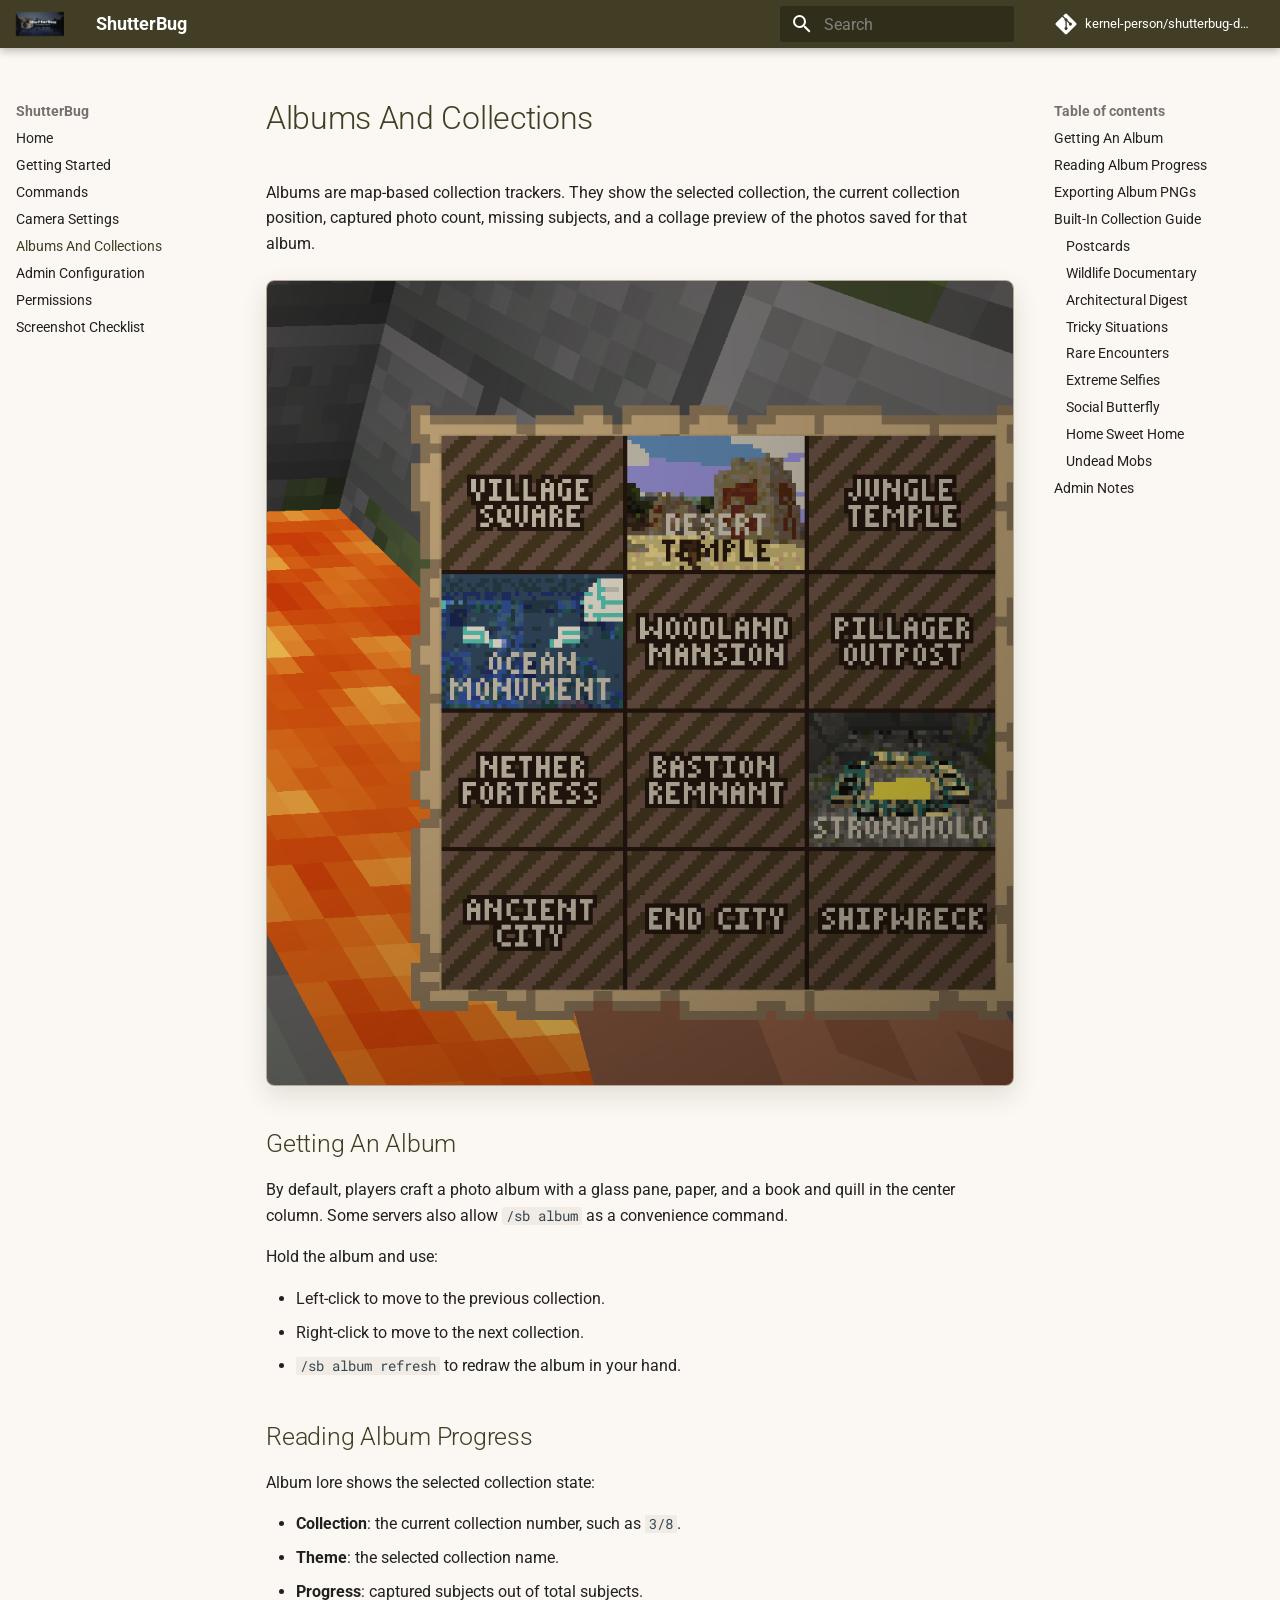
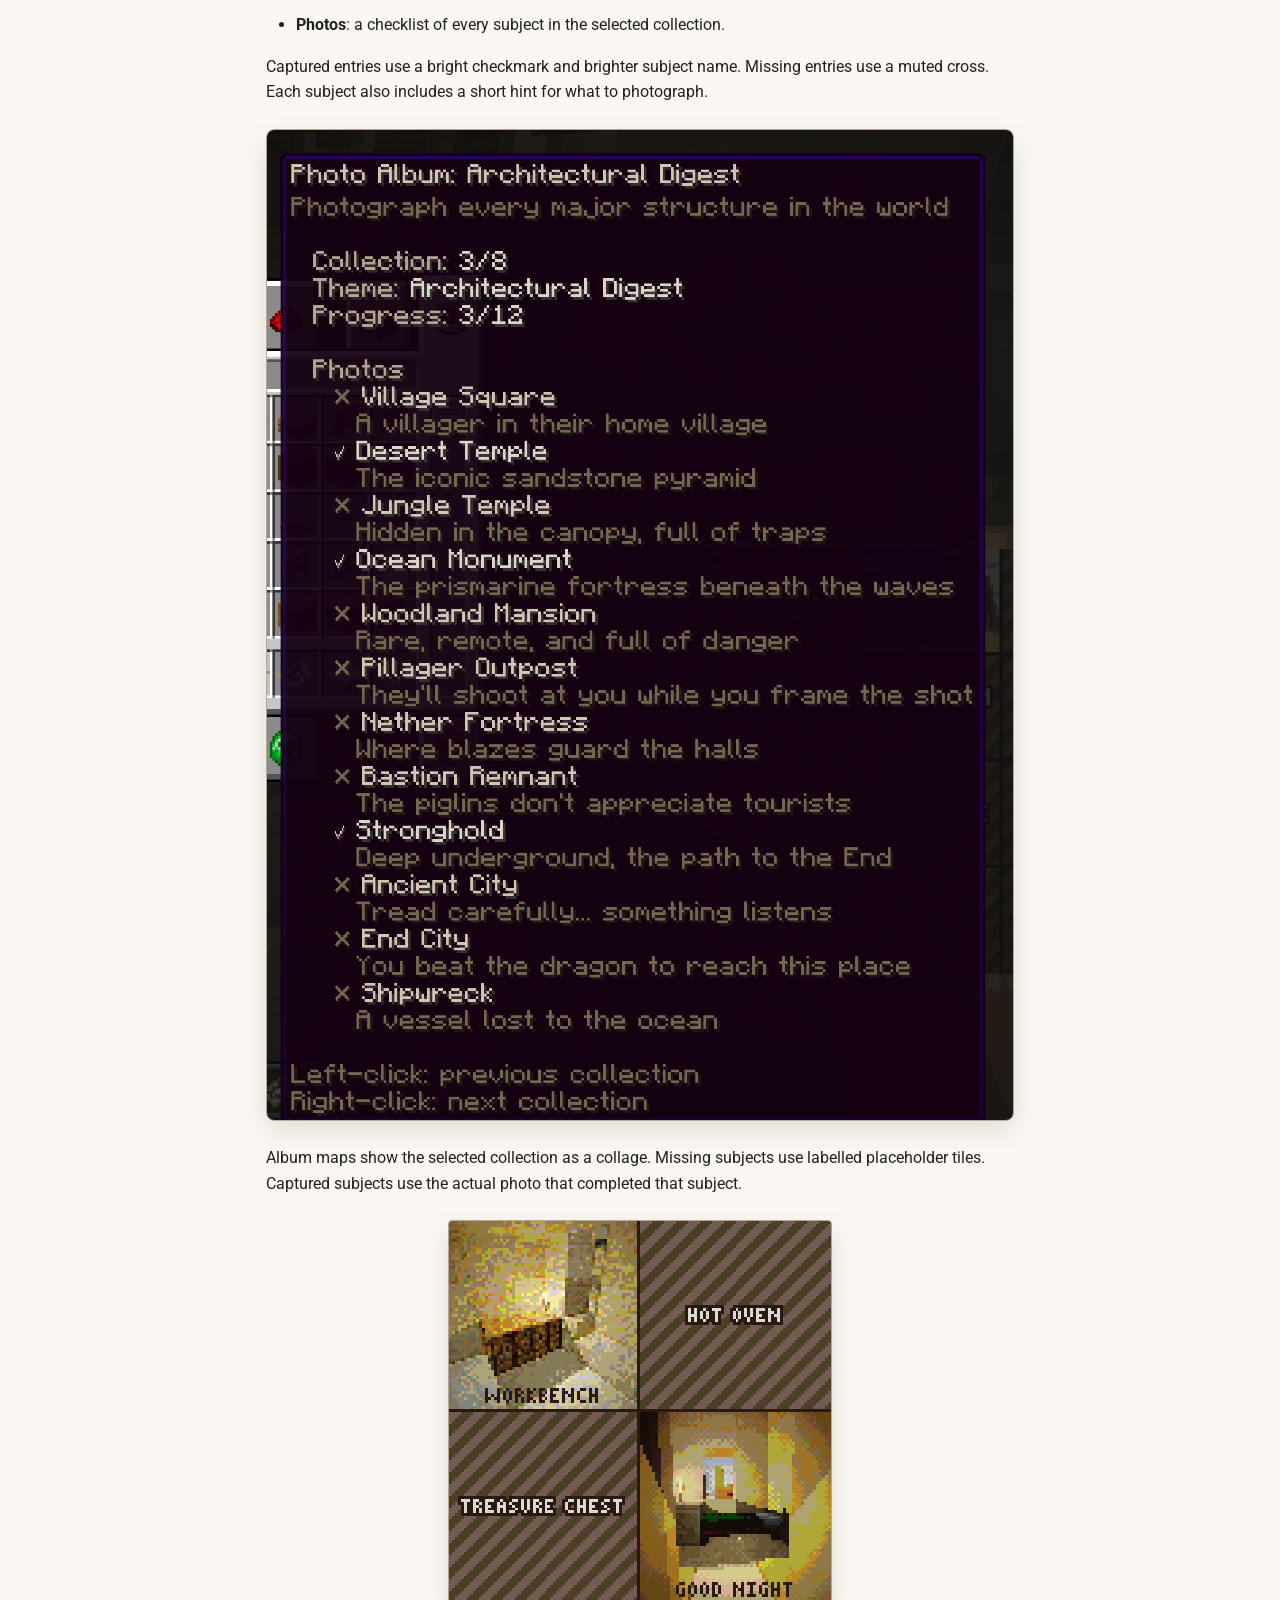
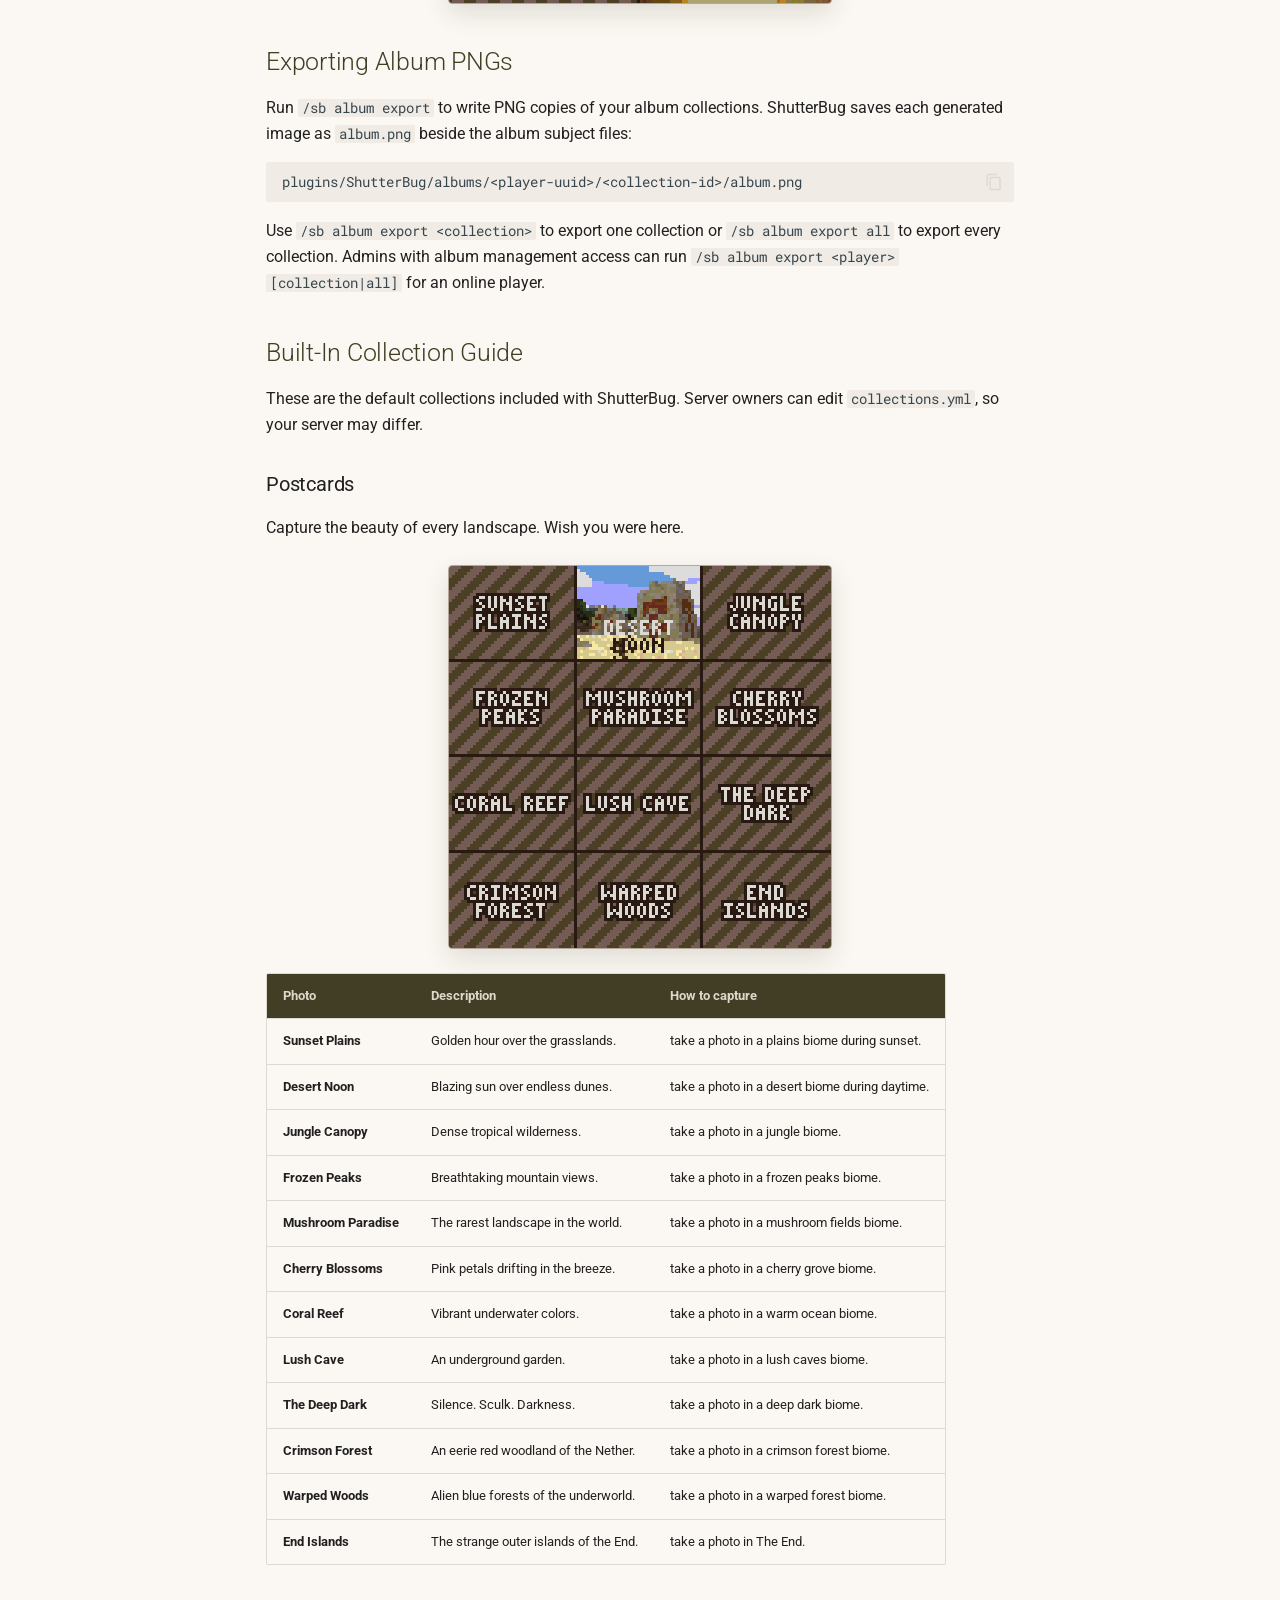
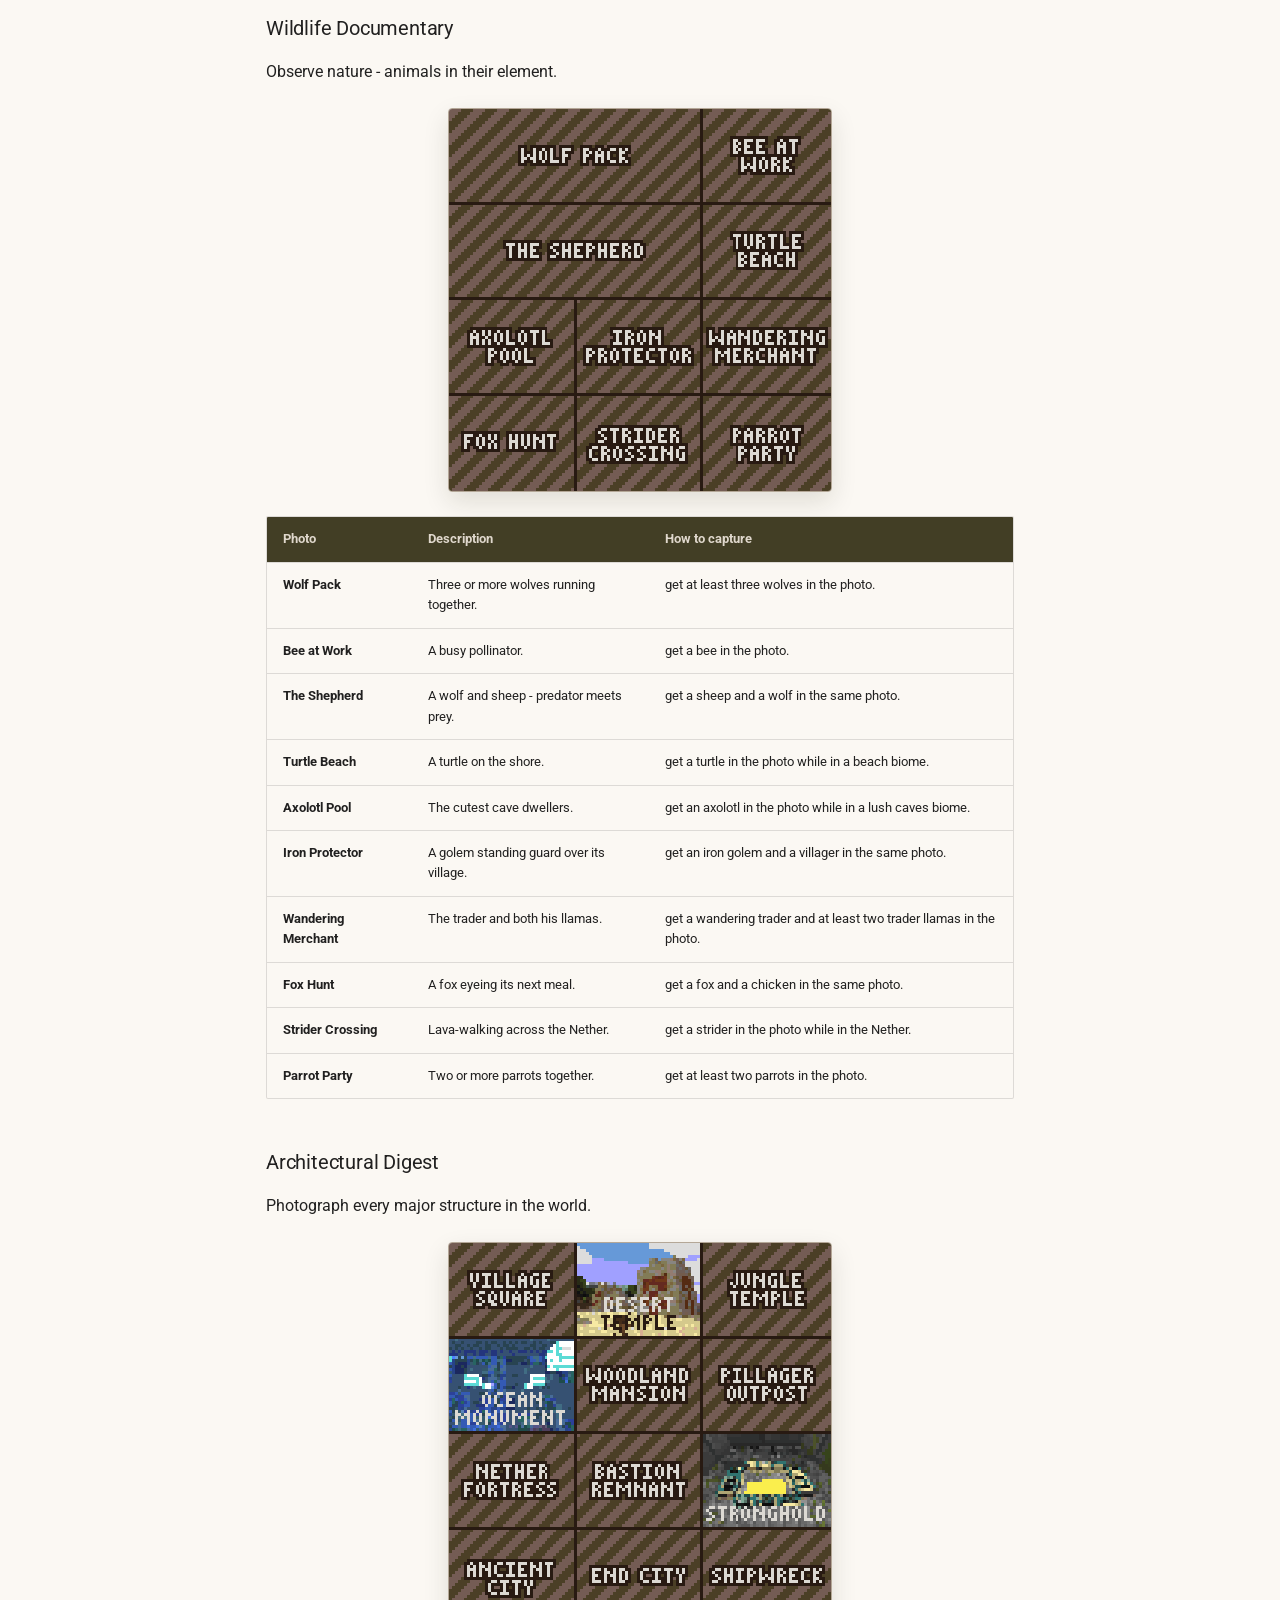
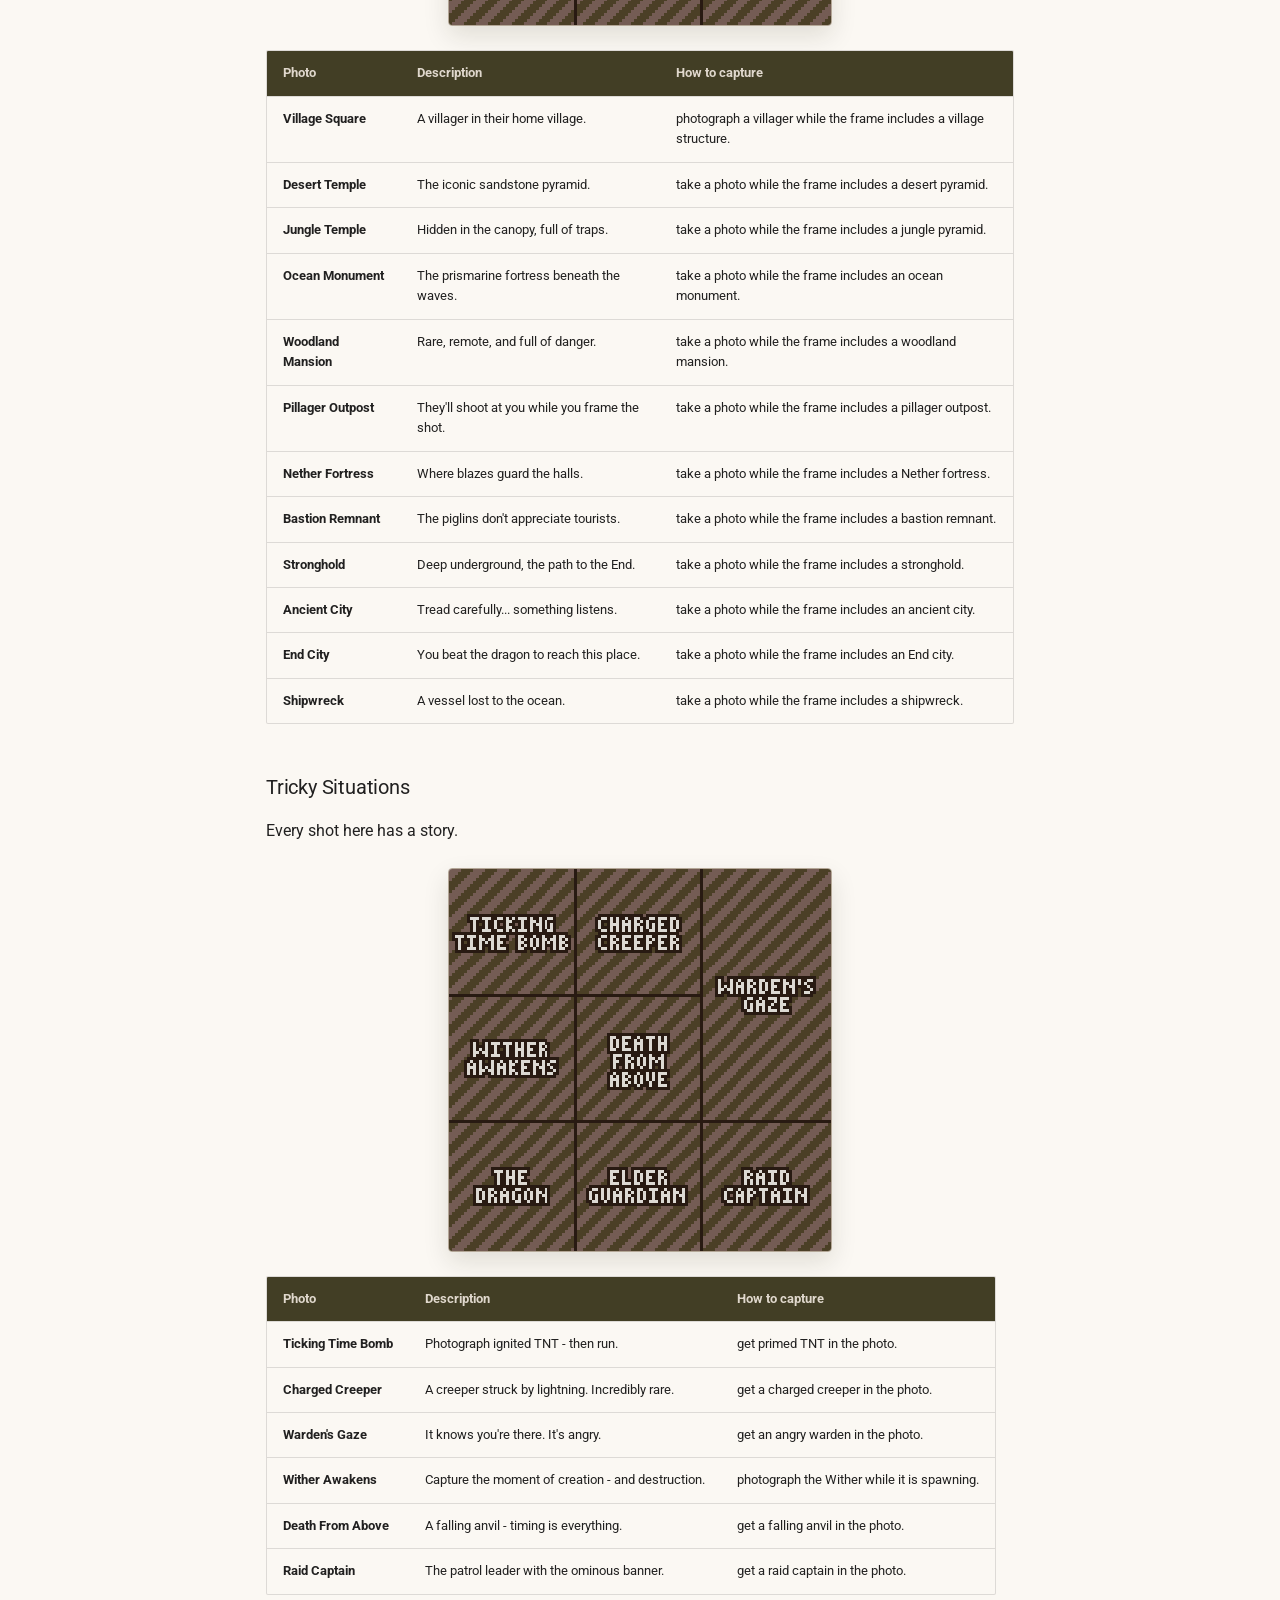
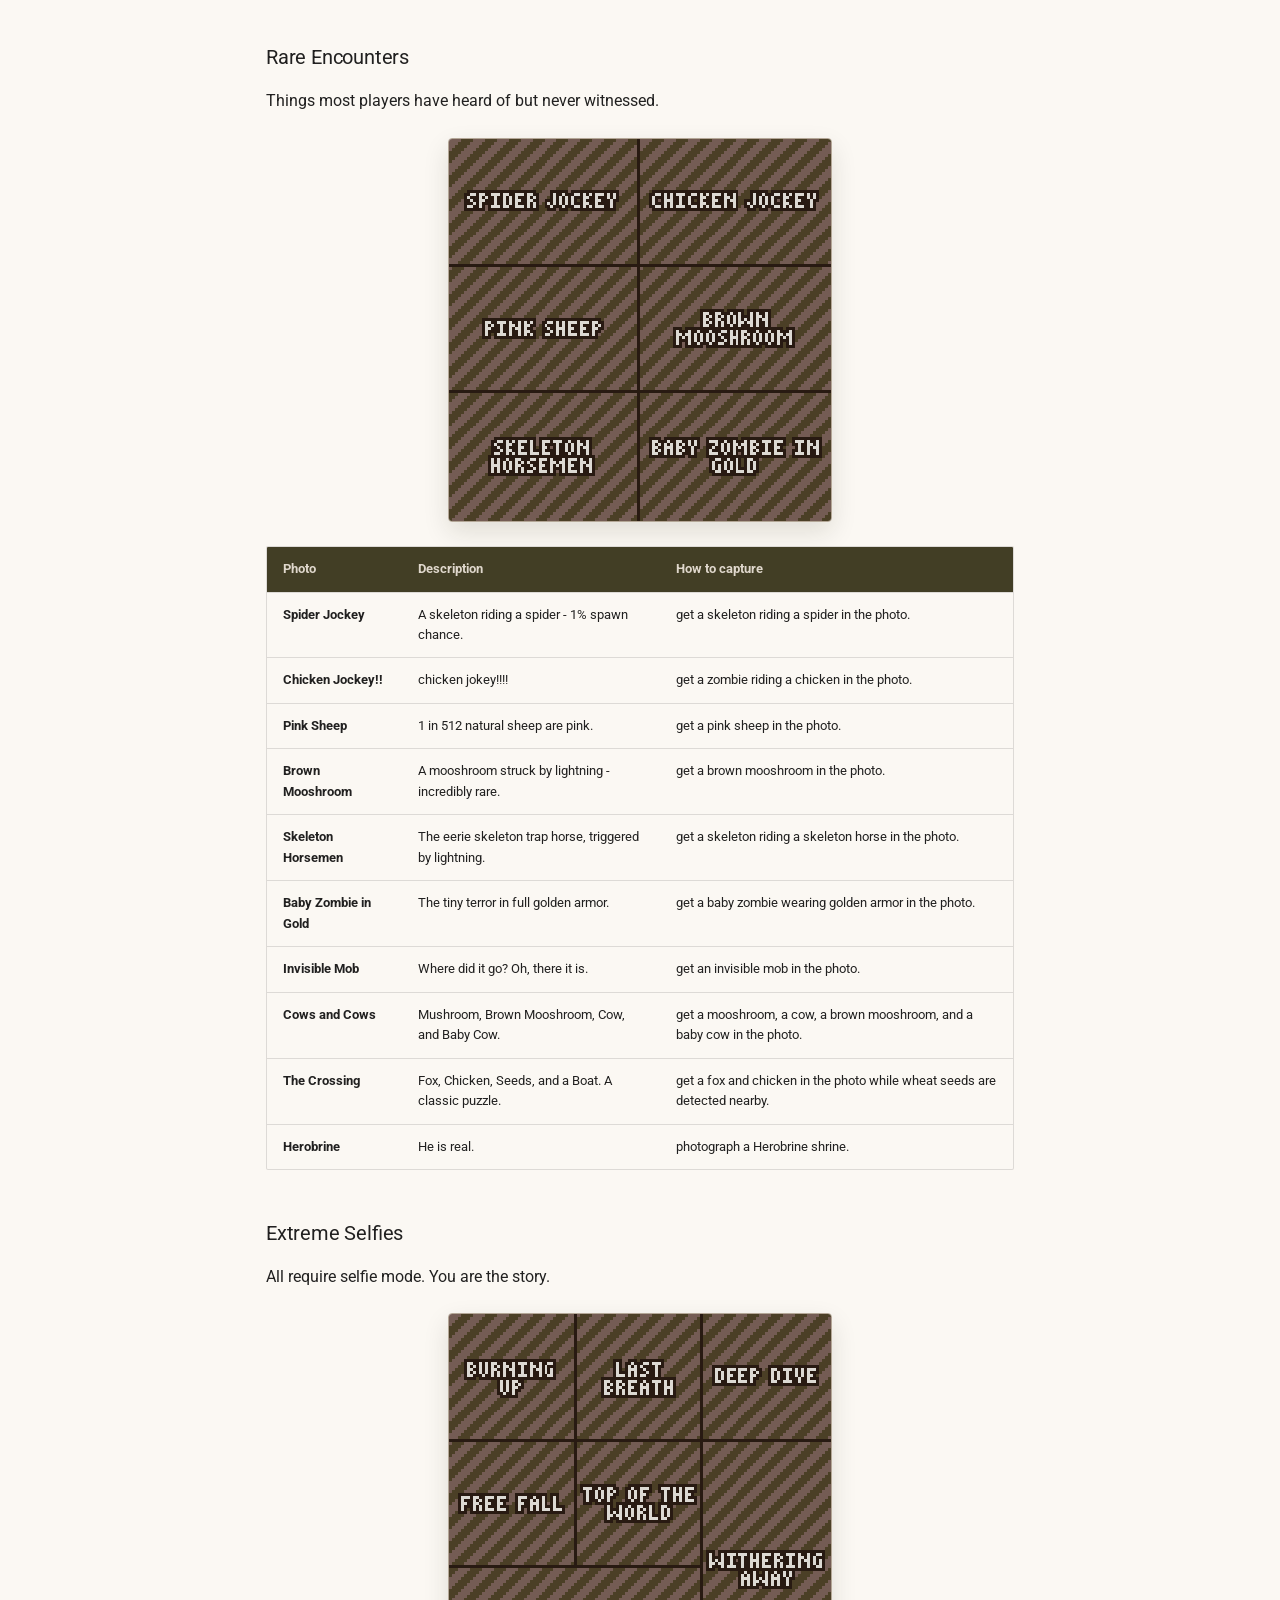
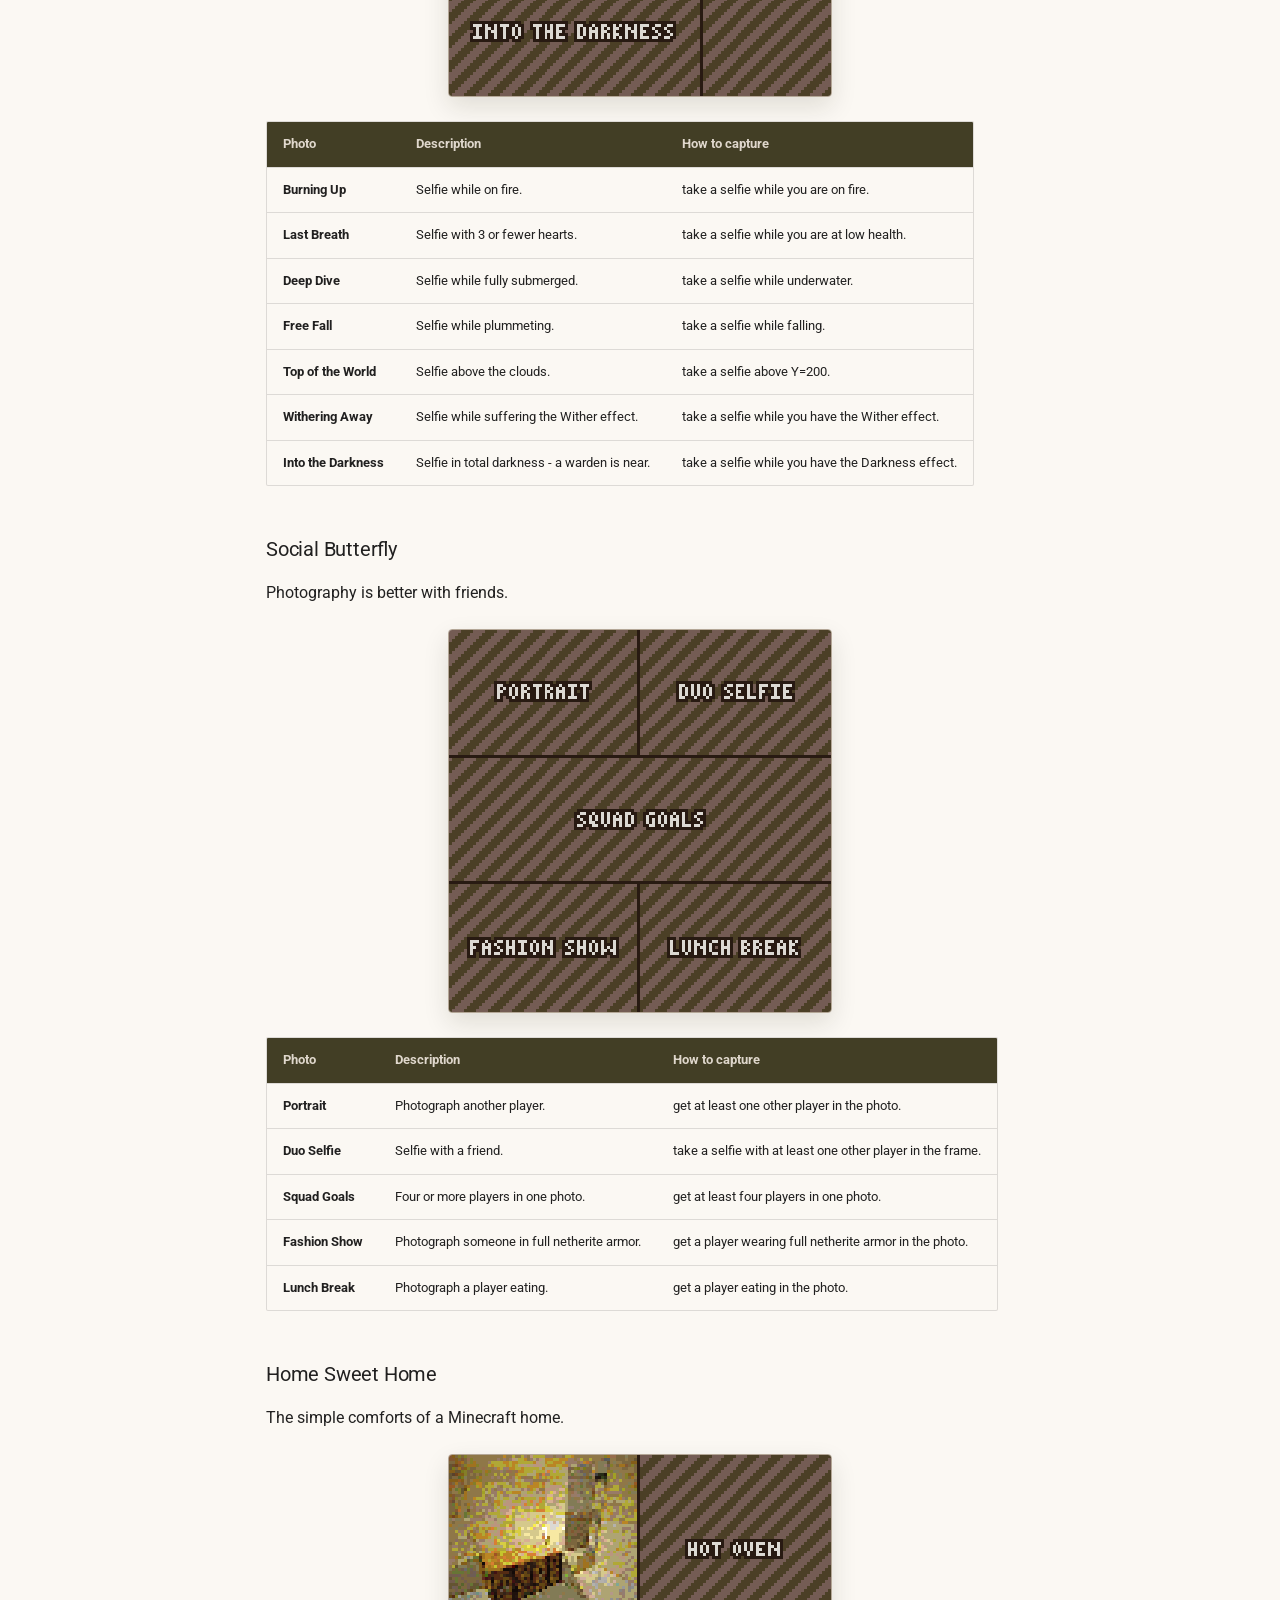
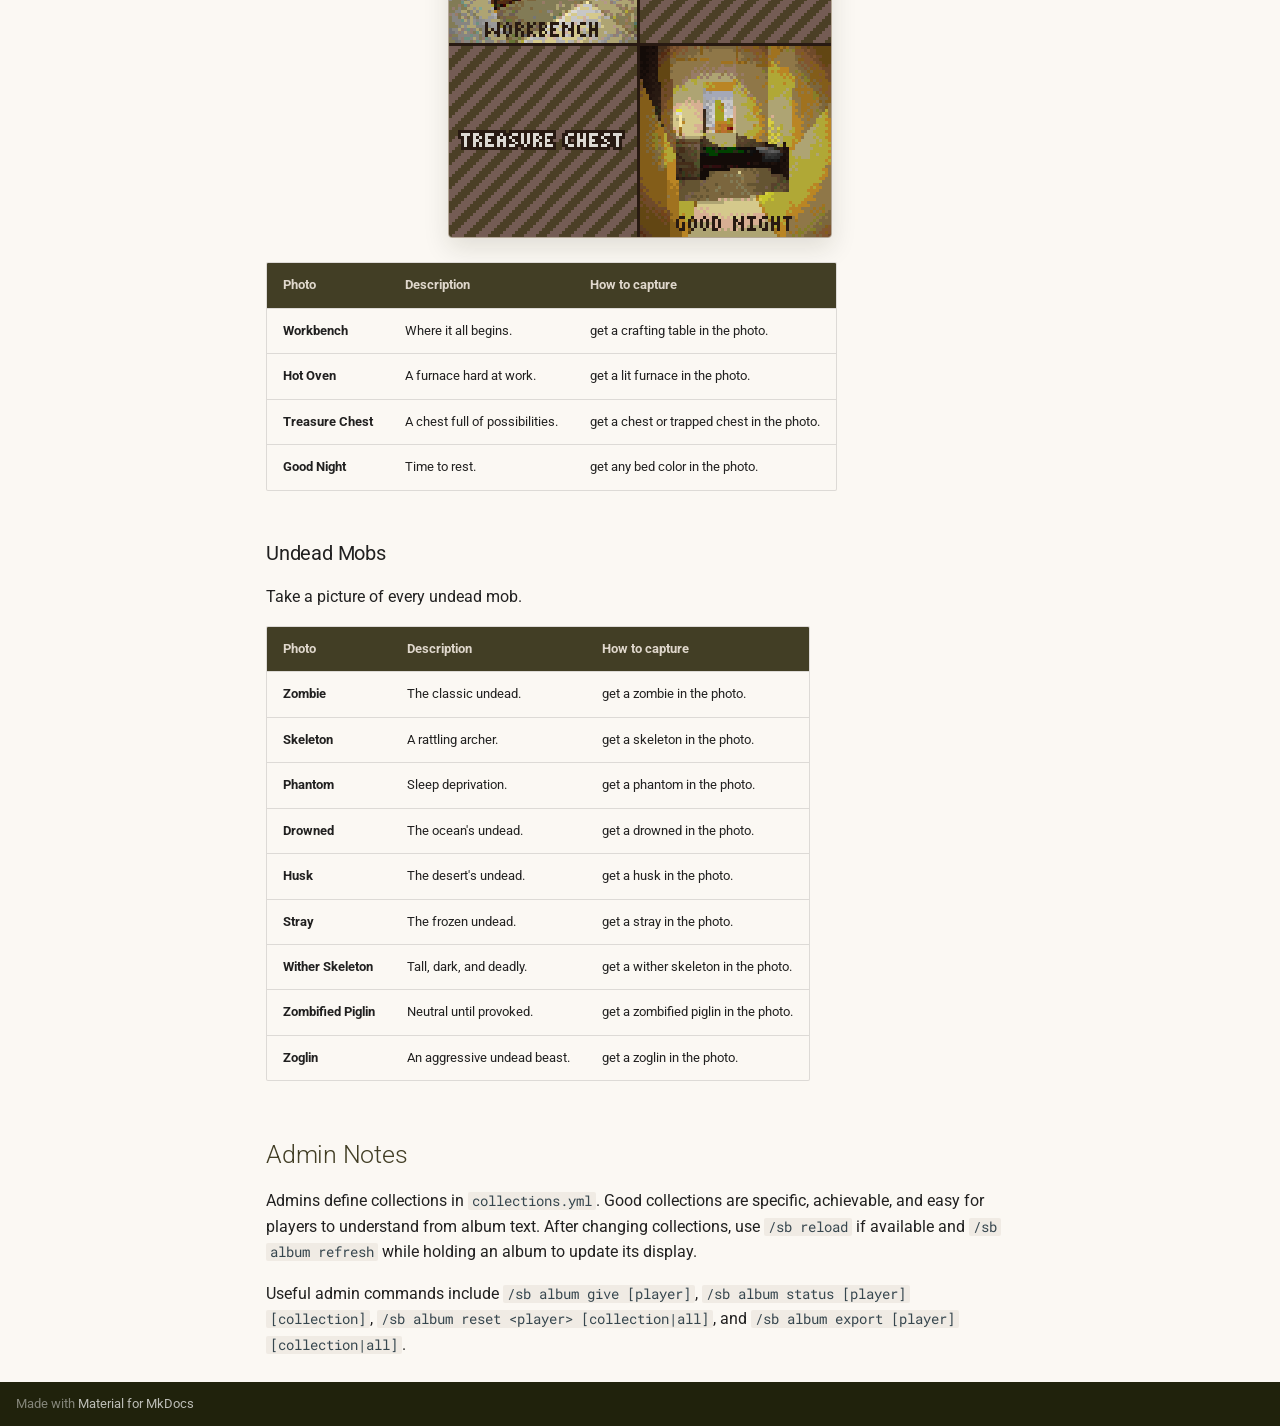
<file: albums-and-collections/index.html>
<!doctype html>
<html lang="en" class="no-js">
  <head>
    
      <meta charset="utf-8">
      <meta name="viewport" content="width=device-width,initial-scale=1">
      
        <meta name="description" content="User and admin documentation for the ShutterBug Minecraft photography plugin.">
      
      
      
        <link rel="canonical" href="https://kernel-person.github.io/shutterbug-docs/albums-and-collections/">
      
      
        <link rel="prev" href="../camera-settings/">
      
      
        <link rel="next" href="../admin-configuration/">
      
      
      <link rel="icon" href="../images/favicon.png">
      <meta name="generator" content="mkdocs-1.6.1, mkdocs-material-9.6.14">
    
    
      
        <title>Albums And Collections - ShutterBug</title>
      
    
    
      <link rel="stylesheet" href="../assets/stylesheets/main.342714a4.min.css">
      
        
        <link rel="stylesheet" href="../assets/stylesheets/palette.06af60db.min.css">
      
      


    
    
      
    
    
      
        
        
        <link rel="preconnect" href="https://fonts.gstatic.com" crossorigin>
        <link rel="stylesheet" href="https://fonts.googleapis.com/css?family=Roboto:300,300i,400,400i,700,700i%7CRoboto+Mono:400,400i,700,700i&display=fallback">
        <style>:root{--md-text-font:"Roboto";--md-code-font:"Roboto Mono"}</style>
      
    
    
      <link rel="stylesheet" href="../stylesheets/extra.css">
    
    <script>__md_scope=new URL("..",location),__md_hash=e=>[...e].reduce(((e,_)=>(e<<5)-e+_.charCodeAt(0)),0),__md_get=(e,_=localStorage,t=__md_scope)=>JSON.parse(_.getItem(t.pathname+"."+e)),__md_set=(e,_,t=localStorage,a=__md_scope)=>{try{t.setItem(a.pathname+"."+e,JSON.stringify(_))}catch(e){}}</script>
    
      

    
    
    
  </head>
  
  
    
    
      
    
    
    
    
    <body dir="ltr" data-md-color-scheme="default" data-md-color-primary="brown" data-md-color-accent="brown">
  
    
    <input class="md-toggle" data-md-toggle="drawer" type="checkbox" id="__drawer" autocomplete="off">
    <input class="md-toggle" data-md-toggle="search" type="checkbox" id="__search" autocomplete="off">
    <label class="md-overlay" for="__drawer"></label>
    <div data-md-component="skip">
      
        
        <a href="#albums-and-collections" class="md-skip">
          Skip to content
        </a>
      
    </div>
    <div data-md-component="announce">
      
    </div>
    
    
      

  

<header class="md-header md-header--shadow" data-md-component="header">
  <nav class="md-header__inner md-grid" aria-label="Header">
    <a href=".." title="ShutterBug" class="md-header__button md-logo" aria-label="ShutterBug" data-md-component="logo">
      
  <img src="../images/hero-camera-album.png" alt="logo">

    </a>
    <label class="md-header__button md-icon" for="__drawer">
      
      <svg xmlns="http://www.w3.org/2000/svg" viewBox="0 0 24 24"><path d="M3 6h18v2H3zm0 5h18v2H3zm0 5h18v2H3z"/></svg>
    </label>
    <div class="md-header__title" data-md-component="header-title">
      <div class="md-header__ellipsis">
        <div class="md-header__topic">
          <span class="md-ellipsis">
            ShutterBug
          </span>
        </div>
        <div class="md-header__topic" data-md-component="header-topic">
          <span class="md-ellipsis">
            
              Albums And Collections
            
          </span>
        </div>
      </div>
    </div>
    
      
        <form class="md-header__option" data-md-component="palette">
  
    
    
    
    <input class="md-option" data-md-color-media="" data-md-color-scheme="default" data-md-color-primary="brown" data-md-color-accent="brown"  aria-hidden="true"  type="radio" name="__palette" id="__palette_0">
    
  
</form>
      
    
    
      <script>var palette=__md_get("__palette");if(palette&&palette.color){if("(prefers-color-scheme)"===palette.color.media){var media=matchMedia("(prefers-color-scheme: light)"),input=document.querySelector(media.matches?"[data-md-color-media='(prefers-color-scheme: light)']":"[data-md-color-media='(prefers-color-scheme: dark)']");palette.color.media=input.getAttribute("data-md-color-media"),palette.color.scheme=input.getAttribute("data-md-color-scheme"),palette.color.primary=input.getAttribute("data-md-color-primary"),palette.color.accent=input.getAttribute("data-md-color-accent")}for(var[key,value]of Object.entries(palette.color))document.body.setAttribute("data-md-color-"+key,value)}</script>
    
    
    
      
      
        <label class="md-header__button md-icon" for="__search">
          
          <svg xmlns="http://www.w3.org/2000/svg" viewBox="0 0 24 24"><path d="M9.5 3A6.5 6.5 0 0 1 16 9.5c0 1.61-.59 3.09-1.56 4.23l.27.27h.79l5 5-1.5 1.5-5-5v-.79l-.27-.27A6.52 6.52 0 0 1 9.5 16 6.5 6.5 0 0 1 3 9.5 6.5 6.5 0 0 1 9.5 3m0 2C7 5 5 7 5 9.5S7 14 9.5 14 14 12 14 9.5 12 5 9.5 5"/></svg>
        </label>
        <div class="md-search" data-md-component="search" role="dialog">
  <label class="md-search__overlay" for="__search"></label>
  <div class="md-search__inner" role="search">
    <form class="md-search__form" name="search">
      <input type="text" class="md-search__input" name="query" aria-label="Search" placeholder="Search" autocapitalize="off" autocorrect="off" autocomplete="off" spellcheck="false" data-md-component="search-query" required>
      <label class="md-search__icon md-icon" for="__search">
        
        <svg xmlns="http://www.w3.org/2000/svg" viewBox="0 0 24 24"><path d="M9.5 3A6.5 6.5 0 0 1 16 9.5c0 1.61-.59 3.09-1.56 4.23l.27.27h.79l5 5-1.5 1.5-5-5v-.79l-.27-.27A6.52 6.52 0 0 1 9.5 16 6.5 6.5 0 0 1 3 9.5 6.5 6.5 0 0 1 9.5 3m0 2C7 5 5 7 5 9.5S7 14 9.5 14 14 12 14 9.5 12 5 9.5 5"/></svg>
        
        <svg xmlns="http://www.w3.org/2000/svg" viewBox="0 0 24 24"><path d="M20 11v2H8l5.5 5.5-1.42 1.42L4.16 12l7.92-7.92L13.5 5.5 8 11z"/></svg>
      </label>
      <nav class="md-search__options" aria-label="Search">
        
        <button type="reset" class="md-search__icon md-icon" title="Clear" aria-label="Clear" tabindex="-1">
          
          <svg xmlns="http://www.w3.org/2000/svg" viewBox="0 0 24 24"><path d="M19 6.41 17.59 5 12 10.59 6.41 5 5 6.41 10.59 12 5 17.59 6.41 19 12 13.41 17.59 19 19 17.59 13.41 12z"/></svg>
        </button>
      </nav>
      
        <div class="md-search__suggest" data-md-component="search-suggest"></div>
      
    </form>
    <div class="md-search__output">
      <div class="md-search__scrollwrap" tabindex="0" data-md-scrollfix>
        <div class="md-search-result" data-md-component="search-result">
          <div class="md-search-result__meta">
            Initializing search
          </div>
          <ol class="md-search-result__list" role="presentation"></ol>
        </div>
      </div>
    </div>
  </div>
</div>
      
    
    
      <div class="md-header__source">
        <a href="https://github.com/kernel-person/shutterbug-docs" title="Go to repository" class="md-source" data-md-component="source">
  <div class="md-source__icon md-icon">
    
    <svg xmlns="http://www.w3.org/2000/svg" viewBox="0 0 448 512"><!--! Font Awesome Free 6.7.2 by @fontawesome - https://fontawesome.com License - https://fontawesome.com/license/free (Icons: CC BY 4.0, Fonts: SIL OFL 1.1, Code: MIT License) Copyright 2024 Fonticons, Inc.--><path d="M439.55 236.05 244 40.45a28.87 28.87 0 0 0-40.81 0l-40.66 40.63 51.52 51.52c27.06-9.14 52.68 16.77 43.39 43.68l49.66 49.66c34.23-11.8 61.18 31 35.47 56.69-26.49 26.49-70.21-2.87-56-37.34L240.22 199v121.85c25.3 12.54 22.26 41.85 9.08 55a34.34 34.34 0 0 1-48.55 0c-17.57-17.6-11.07-46.91 11.25-56v-123c-20.8-8.51-24.6-30.74-18.64-45L142.57 101 8.45 235.14a28.86 28.86 0 0 0 0 40.81l195.61 195.6a28.86 28.86 0 0 0 40.8 0l194.69-194.69a28.86 28.86 0 0 0 0-40.81"/></svg>
  </div>
  <div class="md-source__repository">
    kernel-person/shutterbug-docs
  </div>
</a>
      </div>
    
  </nav>
  
</header>
    
    <div class="md-container" data-md-component="container">
      
      
        
          
        
      
      <main class="md-main" data-md-component="main">
        <div class="md-main__inner md-grid">
          
            
              
              <div class="md-sidebar md-sidebar--primary" data-md-component="sidebar" data-md-type="navigation" >
                <div class="md-sidebar__scrollwrap">
                  <div class="md-sidebar__inner">
                    



<nav class="md-nav md-nav--primary" aria-label="Navigation" data-md-level="0">
  <label class="md-nav__title" for="__drawer">
    <a href=".." title="ShutterBug" class="md-nav__button md-logo" aria-label="ShutterBug" data-md-component="logo">
      
  <img src="../images/hero-camera-album.png" alt="logo">

    </a>
    ShutterBug
  </label>
  
    <div class="md-nav__source">
      <a href="https://github.com/kernel-person/shutterbug-docs" title="Go to repository" class="md-source" data-md-component="source">
  <div class="md-source__icon md-icon">
    
    <svg xmlns="http://www.w3.org/2000/svg" viewBox="0 0 448 512"><!--! Font Awesome Free 6.7.2 by @fontawesome - https://fontawesome.com License - https://fontawesome.com/license/free (Icons: CC BY 4.0, Fonts: SIL OFL 1.1, Code: MIT License) Copyright 2024 Fonticons, Inc.--><path d="M439.55 236.05 244 40.45a28.87 28.87 0 0 0-40.81 0l-40.66 40.63 51.52 51.52c27.06-9.14 52.68 16.77 43.39 43.68l49.66 49.66c34.23-11.8 61.18 31 35.47 56.69-26.49 26.49-70.21-2.87-56-37.34L240.22 199v121.85c25.3 12.54 22.26 41.85 9.08 55a34.34 34.34 0 0 1-48.55 0c-17.57-17.6-11.07-46.91 11.25-56v-123c-20.8-8.51-24.6-30.74-18.64-45L142.57 101 8.45 235.14a28.86 28.86 0 0 0 0 40.81l195.61 195.6a28.86 28.86 0 0 0 40.8 0l194.69-194.69a28.86 28.86 0 0 0 0-40.81"/></svg>
  </div>
  <div class="md-source__repository">
    kernel-person/shutterbug-docs
  </div>
</a>
    </div>
  
  <ul class="md-nav__list" data-md-scrollfix>
    
      
      
  
  
  
  
    <li class="md-nav__item">
      <a href=".." class="md-nav__link">
        
  
  
  <span class="md-ellipsis">
    Home
    
  </span>
  

      </a>
    </li>
  

    
      
      
  
  
  
  
    <li class="md-nav__item">
      <a href="../getting-started/" class="md-nav__link">
        
  
  
  <span class="md-ellipsis">
    Getting Started
    
  </span>
  

      </a>
    </li>
  

    
      
      
  
  
  
  
    <li class="md-nav__item">
      <a href="../commands/" class="md-nav__link">
        
  
  
  <span class="md-ellipsis">
    Commands
    
  </span>
  

      </a>
    </li>
  

    
      
      
  
  
  
  
    <li class="md-nav__item">
      <a href="../camera-settings/" class="md-nav__link">
        
  
  
  <span class="md-ellipsis">
    Camera Settings
    
  </span>
  

      </a>
    </li>
  

    
      
      
  
  
    
  
  
  
    <li class="md-nav__item md-nav__item--active">
      
      <input class="md-nav__toggle md-toggle" type="checkbox" id="__toc">
      
      
        
      
      
        <label class="md-nav__link md-nav__link--active" for="__toc">
          
  
  
  <span class="md-ellipsis">
    Albums And Collections
    
  </span>
  

          <span class="md-nav__icon md-icon"></span>
        </label>
      
      <a href="./" class="md-nav__link md-nav__link--active">
        
  
  
  <span class="md-ellipsis">
    Albums And Collections
    
  </span>
  

      </a>
      
        

<nav class="md-nav md-nav--secondary" aria-label="Table of contents">
  
  
  
    
  
  
    <label class="md-nav__title" for="__toc">
      <span class="md-nav__icon md-icon"></span>
      Table of contents
    </label>
    <ul class="md-nav__list" data-md-component="toc" data-md-scrollfix>
      
        <li class="md-nav__item">
  <a href="#getting-an-album" class="md-nav__link">
    <span class="md-ellipsis">
      Getting An Album
    </span>
  </a>
  
</li>
      
        <li class="md-nav__item">
  <a href="#reading-album-progress" class="md-nav__link">
    <span class="md-ellipsis">
      Reading Album Progress
    </span>
  </a>
  
</li>
      
        <li class="md-nav__item">
  <a href="#exporting-album-pngs" class="md-nav__link">
    <span class="md-ellipsis">
      Exporting Album PNGs
    </span>
  </a>
  
</li>
      
        <li class="md-nav__item">
  <a href="#built-in-collection-guide" class="md-nav__link">
    <span class="md-ellipsis">
      Built-In Collection Guide
    </span>
  </a>
  
    <nav class="md-nav" aria-label="Built-In Collection Guide">
      <ul class="md-nav__list">
        
          <li class="md-nav__item">
  <a href="#postcards" class="md-nav__link">
    <span class="md-ellipsis">
      Postcards
    </span>
  </a>
  
</li>
        
          <li class="md-nav__item">
  <a href="#wildlife-documentary" class="md-nav__link">
    <span class="md-ellipsis">
      Wildlife Documentary
    </span>
  </a>
  
</li>
        
          <li class="md-nav__item">
  <a href="#architectural-digest" class="md-nav__link">
    <span class="md-ellipsis">
      Architectural Digest
    </span>
  </a>
  
</li>
        
          <li class="md-nav__item">
  <a href="#tricky-situations" class="md-nav__link">
    <span class="md-ellipsis">
      Tricky Situations
    </span>
  </a>
  
</li>
        
          <li class="md-nav__item">
  <a href="#rare-encounters" class="md-nav__link">
    <span class="md-ellipsis">
      Rare Encounters
    </span>
  </a>
  
</li>
        
          <li class="md-nav__item">
  <a href="#extreme-selfies" class="md-nav__link">
    <span class="md-ellipsis">
      Extreme Selfies
    </span>
  </a>
  
</li>
        
          <li class="md-nav__item">
  <a href="#social-butterfly" class="md-nav__link">
    <span class="md-ellipsis">
      Social Butterfly
    </span>
  </a>
  
</li>
        
          <li class="md-nav__item">
  <a href="#home-sweet-home" class="md-nav__link">
    <span class="md-ellipsis">
      Home Sweet Home
    </span>
  </a>
  
</li>
        
          <li class="md-nav__item">
  <a href="#undead-mobs" class="md-nav__link">
    <span class="md-ellipsis">
      Undead Mobs
    </span>
  </a>
  
</li>
        
      </ul>
    </nav>
  
</li>
      
        <li class="md-nav__item">
  <a href="#admin-notes" class="md-nav__link">
    <span class="md-ellipsis">
      Admin Notes
    </span>
  </a>
  
</li>
      
    </ul>
  
</nav>
      
    </li>
  

    
      
      
  
  
  
  
    <li class="md-nav__item">
      <a href="../admin-configuration/" class="md-nav__link">
        
  
  
  <span class="md-ellipsis">
    Admin Configuration
    
  </span>
  

      </a>
    </li>
  

    
      
      
  
  
  
  
    <li class="md-nav__item">
      <a href="../permissions/" class="md-nav__link">
        
  
  
  <span class="md-ellipsis">
    Permissions
    
  </span>
  

      </a>
    </li>
  

    
      
      
  
  
  
  
    <li class="md-nav__item">
      <a href="../screenshots/" class="md-nav__link">
        
  
  
  <span class="md-ellipsis">
    Screenshot Checklist
    
  </span>
  

      </a>
    </li>
  

    
  </ul>
</nav>
                  </div>
                </div>
              </div>
            
            
              
              <div class="md-sidebar md-sidebar--secondary" data-md-component="sidebar" data-md-type="toc" >
                <div class="md-sidebar__scrollwrap">
                  <div class="md-sidebar__inner">
                    

<nav class="md-nav md-nav--secondary" aria-label="Table of contents">
  
  
  
    
  
  
    <label class="md-nav__title" for="__toc">
      <span class="md-nav__icon md-icon"></span>
      Table of contents
    </label>
    <ul class="md-nav__list" data-md-component="toc" data-md-scrollfix>
      
        <li class="md-nav__item">
  <a href="#getting-an-album" class="md-nav__link">
    <span class="md-ellipsis">
      Getting An Album
    </span>
  </a>
  
</li>
      
        <li class="md-nav__item">
  <a href="#reading-album-progress" class="md-nav__link">
    <span class="md-ellipsis">
      Reading Album Progress
    </span>
  </a>
  
</li>
      
        <li class="md-nav__item">
  <a href="#exporting-album-pngs" class="md-nav__link">
    <span class="md-ellipsis">
      Exporting Album PNGs
    </span>
  </a>
  
</li>
      
        <li class="md-nav__item">
  <a href="#built-in-collection-guide" class="md-nav__link">
    <span class="md-ellipsis">
      Built-In Collection Guide
    </span>
  </a>
  
    <nav class="md-nav" aria-label="Built-In Collection Guide">
      <ul class="md-nav__list">
        
          <li class="md-nav__item">
  <a href="#postcards" class="md-nav__link">
    <span class="md-ellipsis">
      Postcards
    </span>
  </a>
  
</li>
        
          <li class="md-nav__item">
  <a href="#wildlife-documentary" class="md-nav__link">
    <span class="md-ellipsis">
      Wildlife Documentary
    </span>
  </a>
  
</li>
        
          <li class="md-nav__item">
  <a href="#architectural-digest" class="md-nav__link">
    <span class="md-ellipsis">
      Architectural Digest
    </span>
  </a>
  
</li>
        
          <li class="md-nav__item">
  <a href="#tricky-situations" class="md-nav__link">
    <span class="md-ellipsis">
      Tricky Situations
    </span>
  </a>
  
</li>
        
          <li class="md-nav__item">
  <a href="#rare-encounters" class="md-nav__link">
    <span class="md-ellipsis">
      Rare Encounters
    </span>
  </a>
  
</li>
        
          <li class="md-nav__item">
  <a href="#extreme-selfies" class="md-nav__link">
    <span class="md-ellipsis">
      Extreme Selfies
    </span>
  </a>
  
</li>
        
          <li class="md-nav__item">
  <a href="#social-butterfly" class="md-nav__link">
    <span class="md-ellipsis">
      Social Butterfly
    </span>
  </a>
  
</li>
        
          <li class="md-nav__item">
  <a href="#home-sweet-home" class="md-nav__link">
    <span class="md-ellipsis">
      Home Sweet Home
    </span>
  </a>
  
</li>
        
          <li class="md-nav__item">
  <a href="#undead-mobs" class="md-nav__link">
    <span class="md-ellipsis">
      Undead Mobs
    </span>
  </a>
  
</li>
        
      </ul>
    </nav>
  
</li>
      
        <li class="md-nav__item">
  <a href="#admin-notes" class="md-nav__link">
    <span class="md-ellipsis">
      Admin Notes
    </span>
  </a>
  
</li>
      
    </ul>
  
</nav>
                  </div>
                </div>
              </div>
            
          
          
            <div class="md-content" data-md-component="content">
              <article class="md-content__inner md-typeset">
                
                  


  
  


<h1 id="albums-and-collections">Albums And Collections</h1>
<p>Albums are map-based collection trackers. They show the selected collection, the current collection position, captured photo count, missing subjects, and a collage preview of the photos saved for that album.</p>
<p><img alt="Holding a ShutterBug photo album" src="../images/album/holding-album.png" /></p>
<h2 id="getting-an-album">Getting An Album</h2>
<p>By default, players craft a photo album with a glass pane, paper, and a book and quill in the center column. Some servers also allow <code>/sb album</code> as a convenience command.</p>
<p>Hold the album and use:</p>
<ul>
<li>Left-click to move to the previous collection.</li>
<li>Right-click to move to the next collection.</li>
<li><code>/sb album refresh</code> to redraw the album in your hand.</li>
</ul>
<h2 id="reading-album-progress">Reading Album Progress</h2>
<p>Album lore shows the selected collection state:</p>
<ul>
<li><strong>Collection</strong>: the current collection number, such as <code>3/8</code>.</li>
<li><strong>Theme</strong>: the selected collection name.</li>
<li><strong>Progress</strong>: captured subjects out of total subjects.</li>
<li><strong>Photos</strong>: a checklist of every subject in the selected collection.</li>
</ul>
<p>Captured entries use a bright checkmark and brighter subject name. Missing entries use a muted cross. Each subject also includes a short hint for what to photograph.</p>
<p><img alt="Album lore and progress description" src="../images/album/album-description.png" /></p>
<p>Album maps show the selected collection as a collage. Missing subjects use labelled placeholder tiles. Captured subjects use the actual photo that completed that subject.</p>
<p><img alt="Partially completed Home Sweet Home album" class="sb-map" src="../images/album/home-sweet-home-partial.png" /></p>
<h2 id="exporting-album-pngs">Exporting Album PNGs</h2>
<p>Run <code>/sb album export</code> to write PNG copies of your album collections. ShutterBug saves each generated image as <code>album.png</code> beside the album subject files:</p>
<div class="highlight"><pre><span></span><code>plugins/ShutterBug/albums/&lt;player-uuid&gt;/&lt;collection-id&gt;/album.png
</code></pre></div>
<p>Use <code>/sb album export &lt;collection&gt;</code> to export one collection or <code>/sb album export all</code> to export every collection. Admins with album management access can run <code>/sb album export &lt;player&gt; [collection|all]</code> for an online player.</p>
<h2 id="built-in-collection-guide">Built-In Collection Guide</h2>
<p>These are the default collections included with ShutterBug. Server owners can edit <code>collections.yml</code>, so your server may differ.</p>
<h3 id="postcards">Postcards</h3>
<p>Capture the beauty of every landscape. Wish you were here.</p>
<p><img alt="Postcards album" class="sb-map" src="../images/album/postcards.png" /></p>
<table>
<thead>
<tr>
<th>Photo</th>
<th>Description</th>
<th>How to capture</th>
</tr>
</thead>
<tbody>
<tr>
<td><strong>Sunset Plains</strong></td>
<td>Golden hour over the grasslands.</td>
<td>take a photo in a plains biome during sunset.</td>
</tr>
<tr>
<td><strong>Desert Noon</strong></td>
<td>Blazing sun over endless dunes.</td>
<td>take a photo in a desert biome during daytime.</td>
</tr>
<tr>
<td><strong>Jungle Canopy</strong></td>
<td>Dense tropical wilderness.</td>
<td>take a photo in a jungle biome.</td>
</tr>
<tr>
<td><strong>Frozen Peaks</strong></td>
<td>Breathtaking mountain views.</td>
<td>take a photo in a frozen peaks biome.</td>
</tr>
<tr>
<td><strong>Mushroom Paradise</strong></td>
<td>The rarest landscape in the world.</td>
<td>take a photo in a mushroom fields biome.</td>
</tr>
<tr>
<td><strong>Cherry Blossoms</strong></td>
<td>Pink petals drifting in the breeze.</td>
<td>take a photo in a cherry grove biome.</td>
</tr>
<tr>
<td><strong>Coral Reef</strong></td>
<td>Vibrant underwater colors.</td>
<td>take a photo in a warm ocean biome.</td>
</tr>
<tr>
<td><strong>Lush Cave</strong></td>
<td>An underground garden.</td>
<td>take a photo in a lush caves biome.</td>
</tr>
<tr>
<td><strong>The Deep Dark</strong></td>
<td>Silence. Sculk. Darkness.</td>
<td>take a photo in a deep dark biome.</td>
</tr>
<tr>
<td><strong>Crimson Forest</strong></td>
<td>An eerie red woodland of the Nether.</td>
<td>take a photo in a crimson forest biome.</td>
</tr>
<tr>
<td><strong>Warped Woods</strong></td>
<td>Alien blue forests of the underworld.</td>
<td>take a photo in a warped forest biome.</td>
</tr>
<tr>
<td><strong>End Islands</strong></td>
<td>The strange outer islands of the End.</td>
<td>take a photo in The End.</td>
</tr>
</tbody>
</table>
<h3 id="wildlife-documentary">Wildlife Documentary</h3>
<p>Observe nature - animals in their element.</p>
<p><img alt="Wildlife Documentary album" class="sb-map" src="../images/album/wildlife-documentary.png" /></p>
<table>
<thead>
<tr>
<th>Photo</th>
<th>Description</th>
<th>How to capture</th>
</tr>
</thead>
<tbody>
<tr>
<td><strong>Wolf Pack</strong></td>
<td>Three or more wolves running together.</td>
<td>get at least three wolves in the photo.</td>
</tr>
<tr>
<td><strong>Bee at Work</strong></td>
<td>A busy pollinator.</td>
<td>get a bee in the photo.</td>
</tr>
<tr>
<td><strong>The Shepherd</strong></td>
<td>A wolf and sheep - predator meets prey.</td>
<td>get a sheep and a wolf in the same photo.</td>
</tr>
<tr>
<td><strong>Turtle Beach</strong></td>
<td>A turtle on the shore.</td>
<td>get a turtle in the photo while in a beach biome.</td>
</tr>
<tr>
<td><strong>Axolotl Pool</strong></td>
<td>The cutest cave dwellers.</td>
<td>get an axolotl in the photo while in a lush caves biome.</td>
</tr>
<tr>
<td><strong>Iron Protector</strong></td>
<td>A golem standing guard over its village.</td>
<td>get an iron golem and a villager in the same photo.</td>
</tr>
<tr>
<td><strong>Wandering Merchant</strong></td>
<td>The trader and both his llamas.</td>
<td>get a wandering trader and at least two trader llamas in the photo.</td>
</tr>
<tr>
<td><strong>Fox Hunt</strong></td>
<td>A fox eyeing its next meal.</td>
<td>get a fox and a chicken in the same photo.</td>
</tr>
<tr>
<td><strong>Strider Crossing</strong></td>
<td>Lava-walking across the Nether.</td>
<td>get a strider in the photo while in the Nether.</td>
</tr>
<tr>
<td><strong>Parrot Party</strong></td>
<td>Two or more parrots together.</td>
<td>get at least two parrots in the photo.</td>
</tr>
</tbody>
</table>
<h3 id="architectural-digest">Architectural Digest</h3>
<p>Photograph every major structure in the world.</p>
<p><img alt="Architectural Digest album" class="sb-map" src="../images/album/architectural-digest.png" /></p>
<table>
<thead>
<tr>
<th>Photo</th>
<th>Description</th>
<th>How to capture</th>
</tr>
</thead>
<tbody>
<tr>
<td><strong>Village Square</strong></td>
<td>A villager in their home village.</td>
<td>photograph a villager while the frame includes a village structure.</td>
</tr>
<tr>
<td><strong>Desert Temple</strong></td>
<td>The iconic sandstone pyramid.</td>
<td>take a photo while the frame includes a desert pyramid.</td>
</tr>
<tr>
<td><strong>Jungle Temple</strong></td>
<td>Hidden in the canopy, full of traps.</td>
<td>take a photo while the frame includes a jungle pyramid.</td>
</tr>
<tr>
<td><strong>Ocean Monument</strong></td>
<td>The prismarine fortress beneath the waves.</td>
<td>take a photo while the frame includes an ocean monument.</td>
</tr>
<tr>
<td><strong>Woodland Mansion</strong></td>
<td>Rare, remote, and full of danger.</td>
<td>take a photo while the frame includes a woodland mansion.</td>
</tr>
<tr>
<td><strong>Pillager Outpost</strong></td>
<td>They'll shoot at you while you frame the shot.</td>
<td>take a photo while the frame includes a pillager outpost.</td>
</tr>
<tr>
<td><strong>Nether Fortress</strong></td>
<td>Where blazes guard the halls.</td>
<td>take a photo while the frame includes a Nether fortress.</td>
</tr>
<tr>
<td><strong>Bastion Remnant</strong></td>
<td>The piglins don't appreciate tourists.</td>
<td>take a photo while the frame includes a bastion remnant.</td>
</tr>
<tr>
<td><strong>Stronghold</strong></td>
<td>Deep underground, the path to the End.</td>
<td>take a photo while the frame includes a stronghold.</td>
</tr>
<tr>
<td><strong>Ancient City</strong></td>
<td>Tread carefully... something listens.</td>
<td>take a photo while the frame includes an ancient city.</td>
</tr>
<tr>
<td><strong>End City</strong></td>
<td>You beat the dragon to reach this place.</td>
<td>take a photo while the frame includes an End city.</td>
</tr>
<tr>
<td><strong>Shipwreck</strong></td>
<td>A vessel lost to the ocean.</td>
<td>take a photo while the frame includes a shipwreck.</td>
</tr>
</tbody>
</table>
<h3 id="tricky-situations">Tricky Situations</h3>
<p>Every shot here has a story.</p>
<p><img alt="Tricky Situations album" class="sb-map" src="../images/album/danger-close.png" /></p>
<table>
<thead>
<tr>
<th>Photo</th>
<th>Description</th>
<th>How to capture</th>
</tr>
</thead>
<tbody>
<tr>
<td><strong>Ticking Time Bomb</strong></td>
<td>Photograph ignited TNT - then run.</td>
<td>get primed TNT in the photo.</td>
</tr>
<tr>
<td><strong>Charged Creeper</strong></td>
<td>A creeper struck by lightning. Incredibly rare.</td>
<td>get a charged creeper in the photo.</td>
</tr>
<tr>
<td><strong>Warden's Gaze</strong></td>
<td>It knows you're there. It's angry.</td>
<td>get an angry warden in the photo.</td>
</tr>
<tr>
<td><strong>Wither Awakens</strong></td>
<td>Capture the moment of creation - and destruction.</td>
<td>photograph the Wither while it is spawning.</td>
</tr>
<tr>
<td><strong>Death From Above</strong></td>
<td>A falling anvil - timing is everything.</td>
<td>get a falling anvil in the photo.</td>
</tr>
<tr>
<td><strong>Raid Captain</strong></td>
<td>The patrol leader with the ominous banner.</td>
<td>get a raid captain in the photo.</td>
</tr>
</tbody>
</table>
<h3 id="rare-encounters">Rare Encounters</h3>
<p>Things most players have heard of but never witnessed.</p>
<p><img alt="Rare Encounters album" class="sb-map" src="../images/album/rare-encounters.png" /></p>
<table>
<thead>
<tr>
<th>Photo</th>
<th>Description</th>
<th>How to capture</th>
</tr>
</thead>
<tbody>
<tr>
<td><strong>Spider Jockey</strong></td>
<td>A skeleton riding a spider - 1% spawn chance.</td>
<td>get a skeleton riding a spider in the photo.</td>
</tr>
<tr>
<td><strong>Chicken Jockey!!</strong></td>
<td>chicken jokey!!!!</td>
<td>get a zombie riding a chicken in the photo.</td>
</tr>
<tr>
<td><strong>Pink Sheep</strong></td>
<td>1 in 512 natural sheep are pink.</td>
<td>get a pink sheep in the photo.</td>
</tr>
<tr>
<td><strong>Brown Mooshroom</strong></td>
<td>A mooshroom struck by lightning - incredibly rare.</td>
<td>get a brown mooshroom in the photo.</td>
</tr>
<tr>
<td><strong>Skeleton Horsemen</strong></td>
<td>The eerie skeleton trap horse, triggered by lightning.</td>
<td>get a skeleton riding a skeleton horse in the photo.</td>
</tr>
<tr>
<td><strong>Baby Zombie in Gold</strong></td>
<td>The tiny terror in full golden armor.</td>
<td>get a baby zombie wearing golden armor in the photo.</td>
</tr>
<tr>
<td><strong>Invisible Mob</strong></td>
<td>Where did it go? Oh, there it is.</td>
<td>get an invisible mob in the photo.</td>
</tr>
<tr>
<td><strong>Cows and Cows</strong></td>
<td>Mushroom, Brown Mooshroom, Cow, and Baby Cow.</td>
<td>get a mooshroom, a cow, a brown mooshroom, and a baby cow in the photo.</td>
</tr>
<tr>
<td><strong>The Crossing</strong></td>
<td>Fox, Chicken, Seeds, and a Boat. A classic puzzle.</td>
<td>get a fox and chicken in the photo while wheat seeds are detected nearby.</td>
</tr>
<tr>
<td><strong>Herobrine</strong></td>
<td>He is real.</td>
<td>photograph a Herobrine shrine.</td>
</tr>
</tbody>
</table>
<h3 id="extreme-selfies">Extreme Selfies</h3>
<p>All require selfie mode. You are the story.</p>
<p><img alt="Extreme Selfies album" class="sb-map" src="../images/album/extreme-selfies.png" /></p>
<table>
<thead>
<tr>
<th>Photo</th>
<th>Description</th>
<th>How to capture</th>
</tr>
</thead>
<tbody>
<tr>
<td><strong>Burning Up</strong></td>
<td>Selfie while on fire.</td>
<td>take a selfie while you are on fire.</td>
</tr>
<tr>
<td><strong>Last Breath</strong></td>
<td>Selfie with 3 or fewer hearts.</td>
<td>take a selfie while you are at low health.</td>
</tr>
<tr>
<td><strong>Deep Dive</strong></td>
<td>Selfie while fully submerged.</td>
<td>take a selfie while underwater.</td>
</tr>
<tr>
<td><strong>Free Fall</strong></td>
<td>Selfie while plummeting.</td>
<td>take a selfie while falling.</td>
</tr>
<tr>
<td><strong>Top of the World</strong></td>
<td>Selfie above the clouds.</td>
<td>take a selfie above Y=200.</td>
</tr>
<tr>
<td><strong>Withering Away</strong></td>
<td>Selfie while suffering the Wither effect.</td>
<td>take a selfie while you have the Wither effect.</td>
</tr>
<tr>
<td><strong>Into the Darkness</strong></td>
<td>Selfie in total darkness - a warden is near.</td>
<td>take a selfie while you have the Darkness effect.</td>
</tr>
</tbody>
</table>
<h3 id="social-butterfly">Social Butterfly</h3>
<p>Photography is better with friends.</p>
<p><img alt="Social Butterfly album" class="sb-map" src="../images/album/social-butterfly.png" /></p>
<table>
<thead>
<tr>
<th>Photo</th>
<th>Description</th>
<th>How to capture</th>
</tr>
</thead>
<tbody>
<tr>
<td><strong>Portrait</strong></td>
<td>Photograph another player.</td>
<td>get at least one other player in the photo.</td>
</tr>
<tr>
<td><strong>Duo Selfie</strong></td>
<td>Selfie with a friend.</td>
<td>take a selfie with at least one other player in the frame.</td>
</tr>
<tr>
<td><strong>Squad Goals</strong></td>
<td>Four or more players in one photo.</td>
<td>get at least four players in one photo.</td>
</tr>
<tr>
<td><strong>Fashion Show</strong></td>
<td>Photograph someone in full netherite armor.</td>
<td>get a player wearing full netherite armor in the photo.</td>
</tr>
<tr>
<td><strong>Lunch Break</strong></td>
<td>Photograph a player eating.</td>
<td>get a player eating in the photo.</td>
</tr>
</tbody>
</table>
<h3 id="home-sweet-home">Home Sweet Home</h3>
<p>The simple comforts of a Minecraft home.</p>
<p><img alt="Home Sweet Home album" class="sb-map" src="../images/album/home-sweet-home.png" /></p>
<table>
<thead>
<tr>
<th>Photo</th>
<th>Description</th>
<th>How to capture</th>
</tr>
</thead>
<tbody>
<tr>
<td><strong>Workbench</strong></td>
<td>Where it all begins.</td>
<td>get a crafting table in the photo.</td>
</tr>
<tr>
<td><strong>Hot Oven</strong></td>
<td>A furnace hard at work.</td>
<td>get a lit furnace in the photo.</td>
</tr>
<tr>
<td><strong>Treasure Chest</strong></td>
<td>A chest full of possibilities.</td>
<td>get a chest or trapped chest in the photo.</td>
</tr>
<tr>
<td><strong>Good Night</strong></td>
<td>Time to rest.</td>
<td>get any bed color in the photo.</td>
</tr>
</tbody>
</table>
<h3 id="undead-mobs">Undead Mobs</h3>
<p>Take a picture of every undead mob.</p>
<table>
<thead>
<tr>
<th>Photo</th>
<th>Description</th>
<th>How to capture</th>
</tr>
</thead>
<tbody>
<tr>
<td><strong>Zombie</strong></td>
<td>The classic undead.</td>
<td>get a zombie in the photo.</td>
</tr>
<tr>
<td><strong>Skeleton</strong></td>
<td>A rattling archer.</td>
<td>get a skeleton in the photo.</td>
</tr>
<tr>
<td><strong>Phantom</strong></td>
<td>Sleep deprivation.</td>
<td>get a phantom in the photo.</td>
</tr>
<tr>
<td><strong>Drowned</strong></td>
<td>The ocean's undead.</td>
<td>get a drowned in the photo.</td>
</tr>
<tr>
<td><strong>Husk</strong></td>
<td>The desert's undead.</td>
<td>get a husk in the photo.</td>
</tr>
<tr>
<td><strong>Stray</strong></td>
<td>The frozen undead.</td>
<td>get a stray in the photo.</td>
</tr>
<tr>
<td><strong>Wither Skeleton</strong></td>
<td>Tall, dark, and deadly.</td>
<td>get a wither skeleton in the photo.</td>
</tr>
<tr>
<td><strong>Zombified Piglin</strong></td>
<td>Neutral until provoked.</td>
<td>get a zombified piglin in the photo.</td>
</tr>
<tr>
<td><strong>Zoglin</strong></td>
<td>An aggressive undead beast.</td>
<td>get a zoglin in the photo.</td>
</tr>
</tbody>
</table>
<h2 id="admin-notes">Admin Notes</h2>
<p>Admins define collections in <code>collections.yml</code>. Good collections are specific, achievable, and easy for players to understand from album text. After changing collections, use <code>/sb reload</code> if available and <code>/sb album refresh</code> while holding an album to update its display.</p>
<p>Useful admin commands include <code>/sb album give [player]</code>, <code>/sb album status [player] [collection]</code>, <code>/sb album reset &lt;player&gt; [collection|all]</code>, and <code>/sb album export [player] [collection|all]</code>.</p>












                
              </article>
            </div>
          
          
<script>var target=document.getElementById(location.hash.slice(1));target&&target.name&&(target.checked=target.name.startsWith("__tabbed_"))</script>
        </div>
        
          <button type="button" class="md-top md-icon" data-md-component="top" hidden>
  
  <svg xmlns="http://www.w3.org/2000/svg" viewBox="0 0 24 24"><path d="M13 20h-2V8l-5.5 5.5-1.42-1.42L12 4.16l7.92 7.92-1.42 1.42L13 8z"/></svg>
  Back to top
</button>
        
      </main>
      
        <footer class="md-footer">
  
  <div class="md-footer-meta md-typeset">
    <div class="md-footer-meta__inner md-grid">
      <div class="md-copyright">
  
  
    Made with
    <a href="https://squidfunk.github.io/mkdocs-material/" target="_blank" rel="noopener">
      Material for MkDocs
    </a>
  
</div>
      
    </div>
  </div>
</footer>
      
    </div>
    <div class="md-dialog" data-md-component="dialog">
      <div class="md-dialog__inner md-typeset"></div>
    </div>
    
    
    
      
      <script id="__config" type="application/json">{"base": "..", "features": ["navigation.sections", "navigation.top", "search.suggest", "search.highlight", "content.code.copy"], "search": "../assets/javascripts/workers/search.d50fe291.min.js", "tags": null, "translations": {"clipboard.copied": "Copied to clipboard", "clipboard.copy": "Copy to clipboard", "search.result.more.one": "1 more on this page", "search.result.more.other": "# more on this page", "search.result.none": "No matching documents", "search.result.one": "1 matching document", "search.result.other": "# matching documents", "search.result.placeholder": "Type to start searching", "search.result.term.missing": "Missing", "select.version": "Select version"}, "version": null}</script>
    
    
      <script src="../assets/javascripts/bundle.13a4f30d.min.js"></script>
      
    
  </body>
</html>
</file>
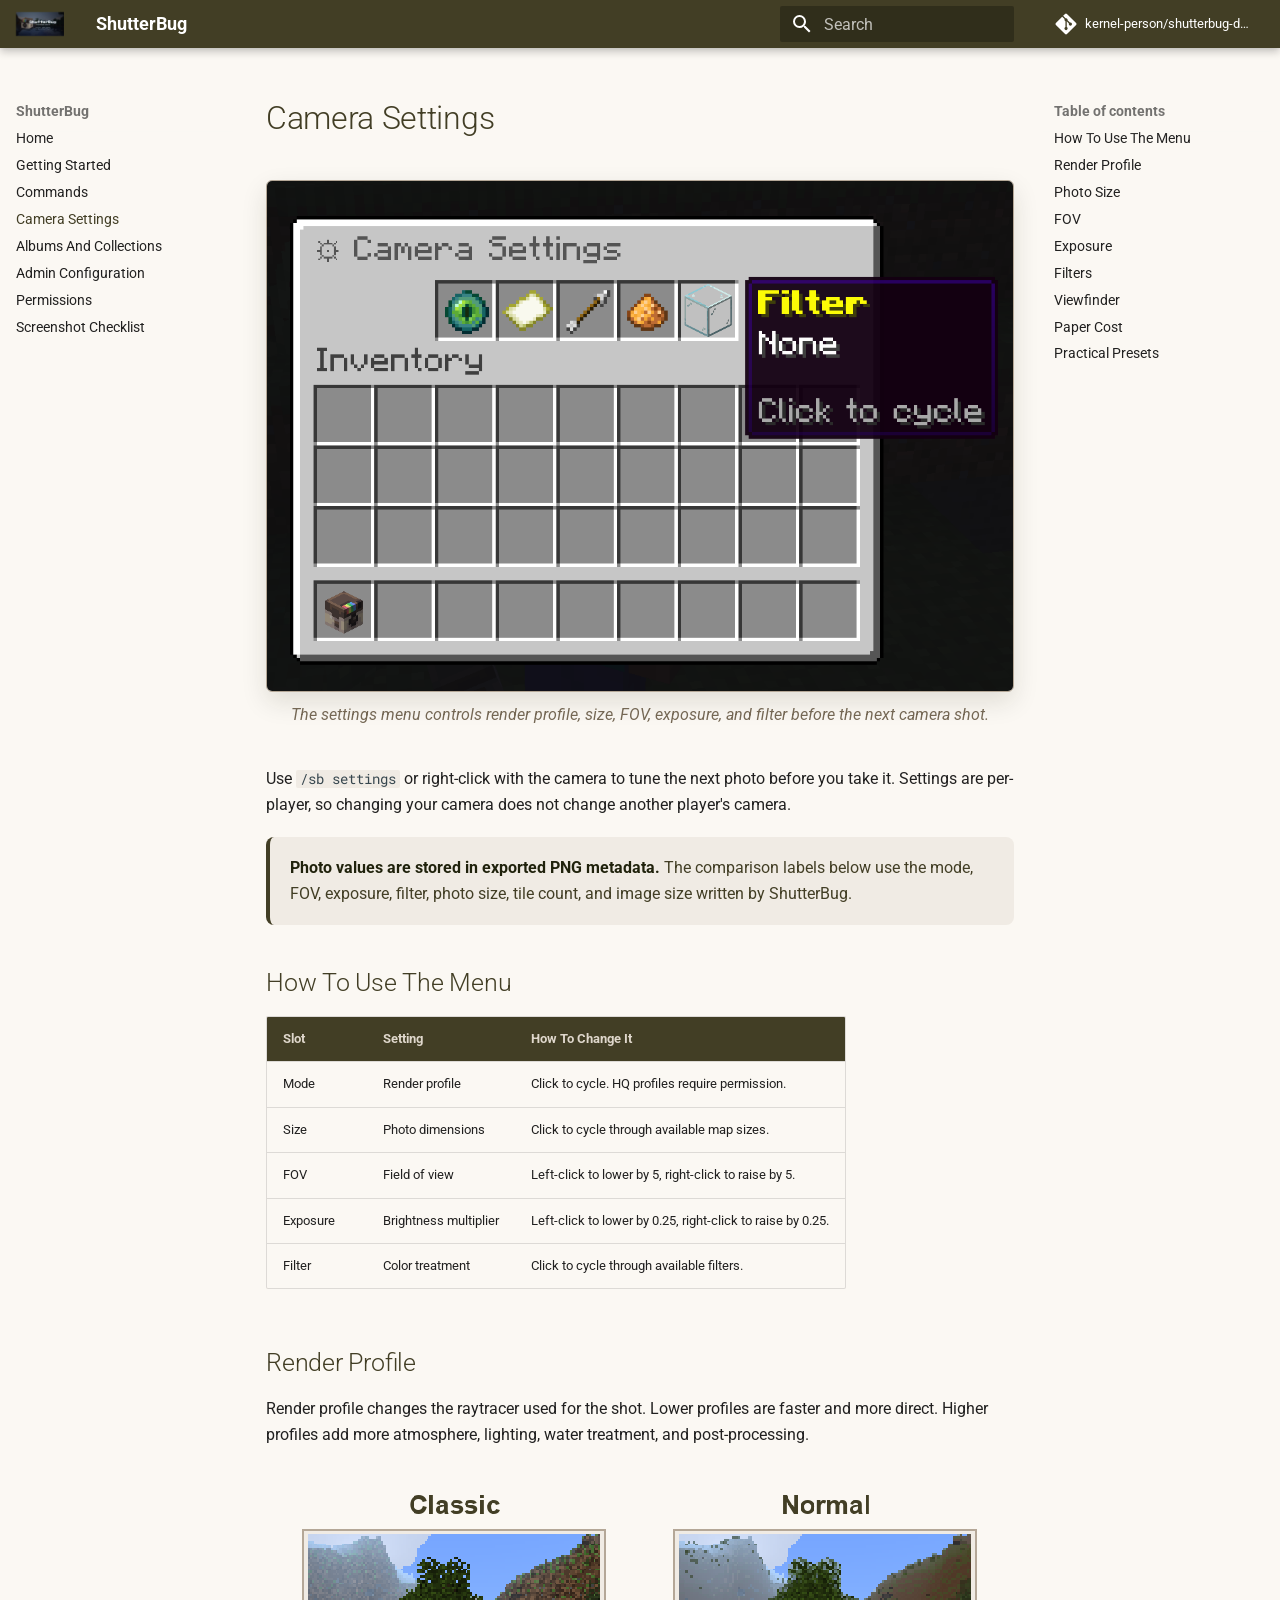
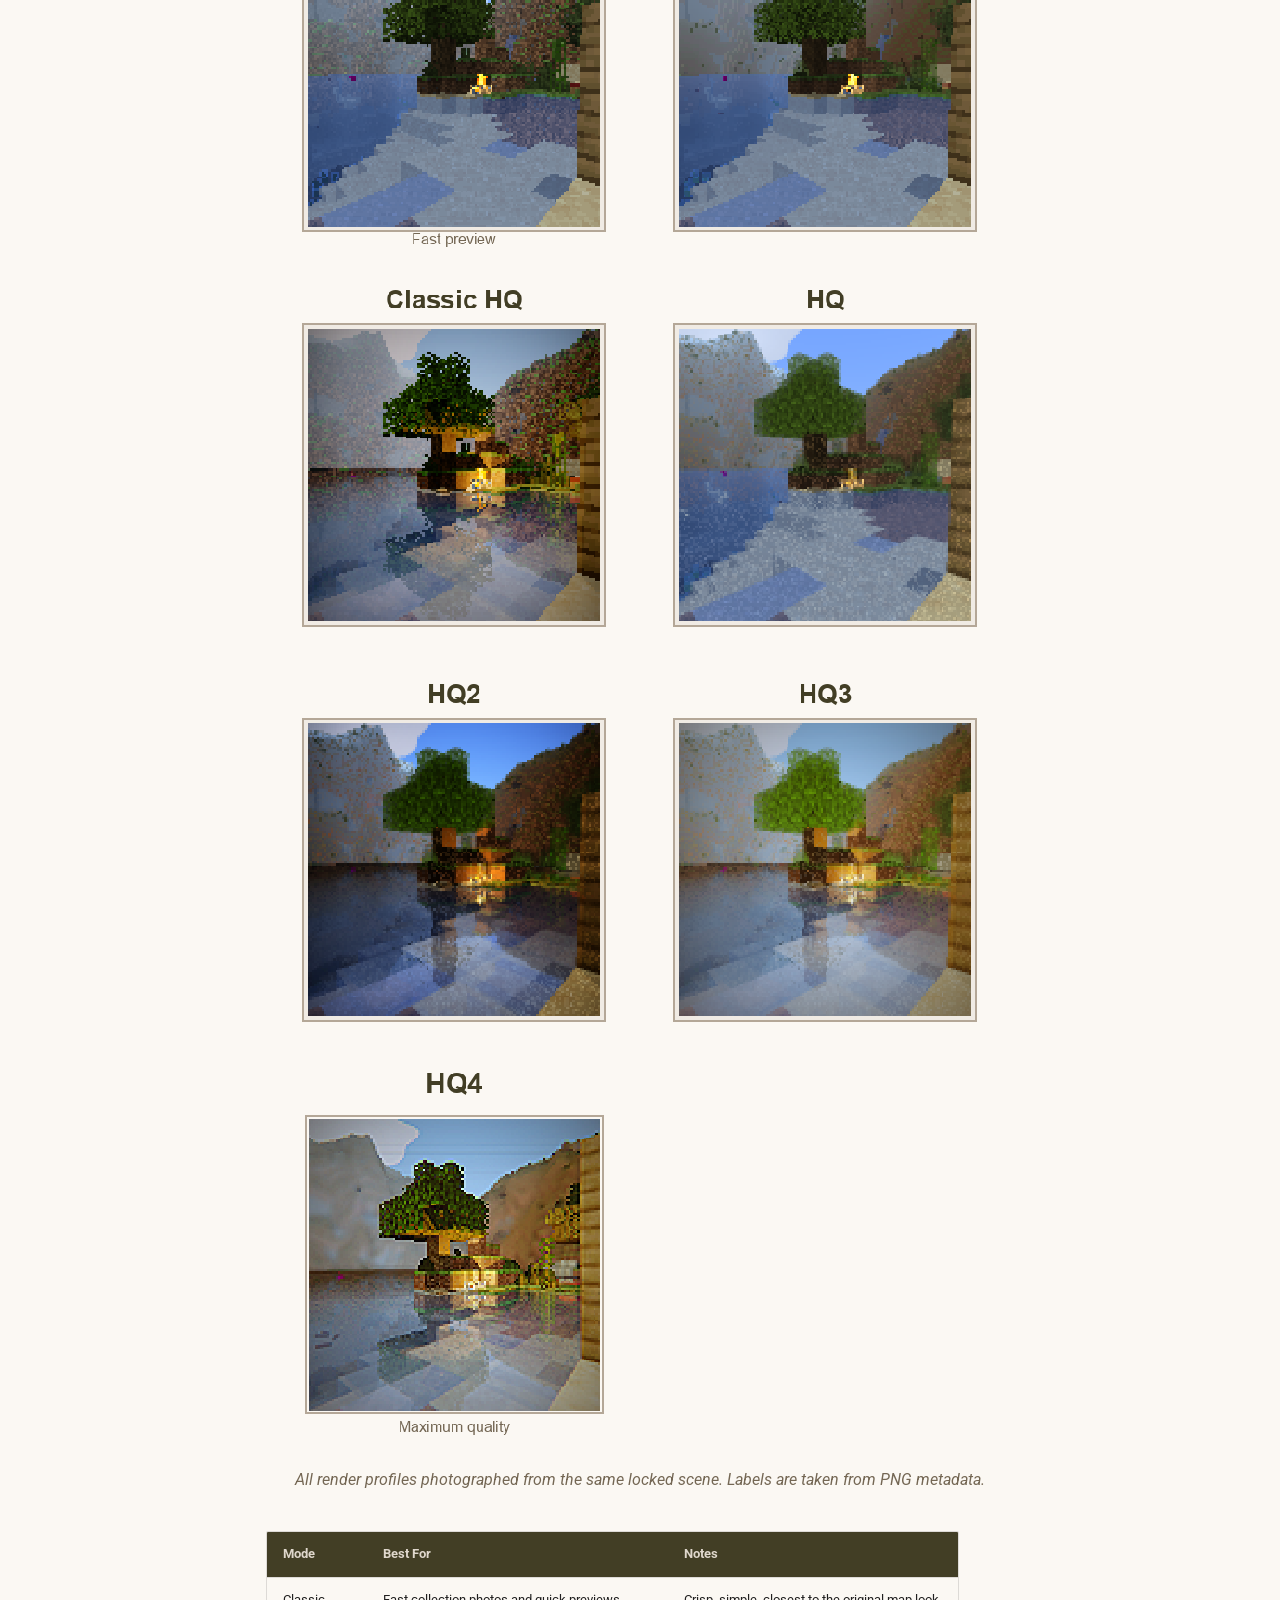
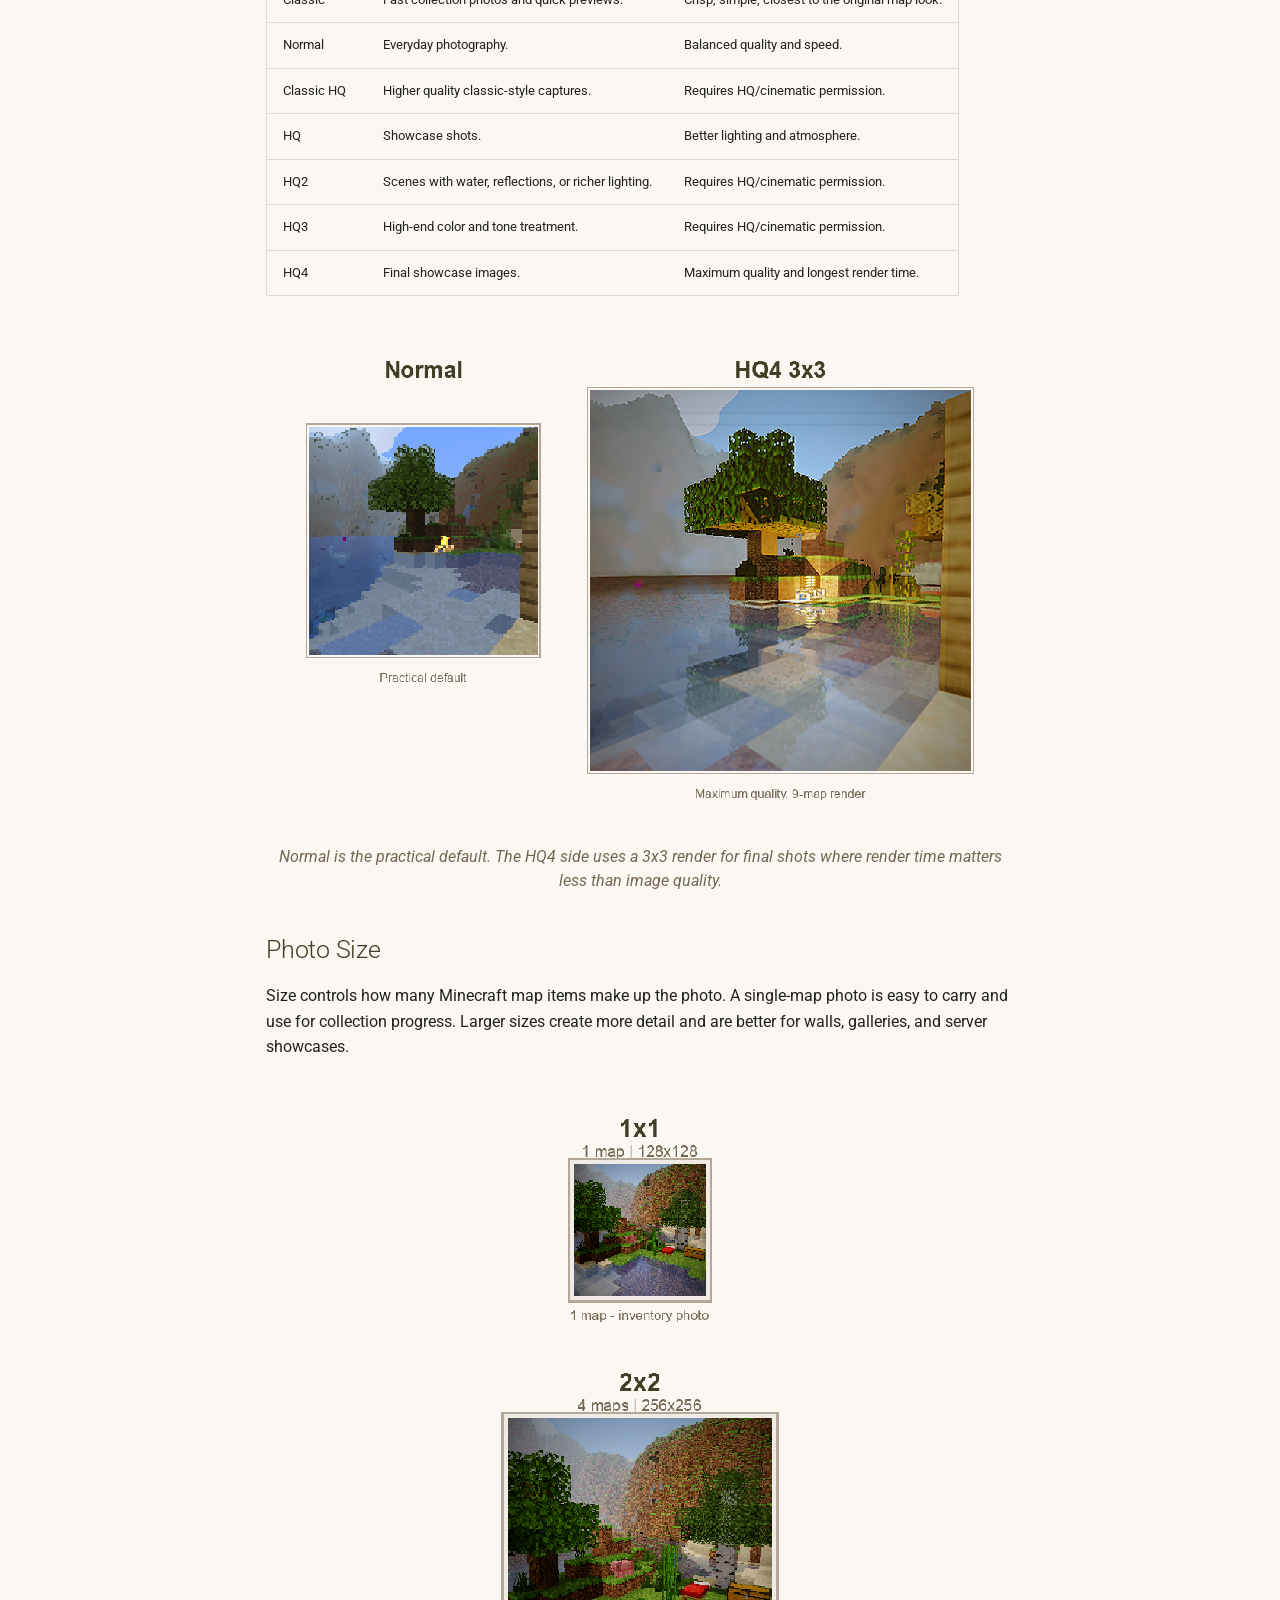
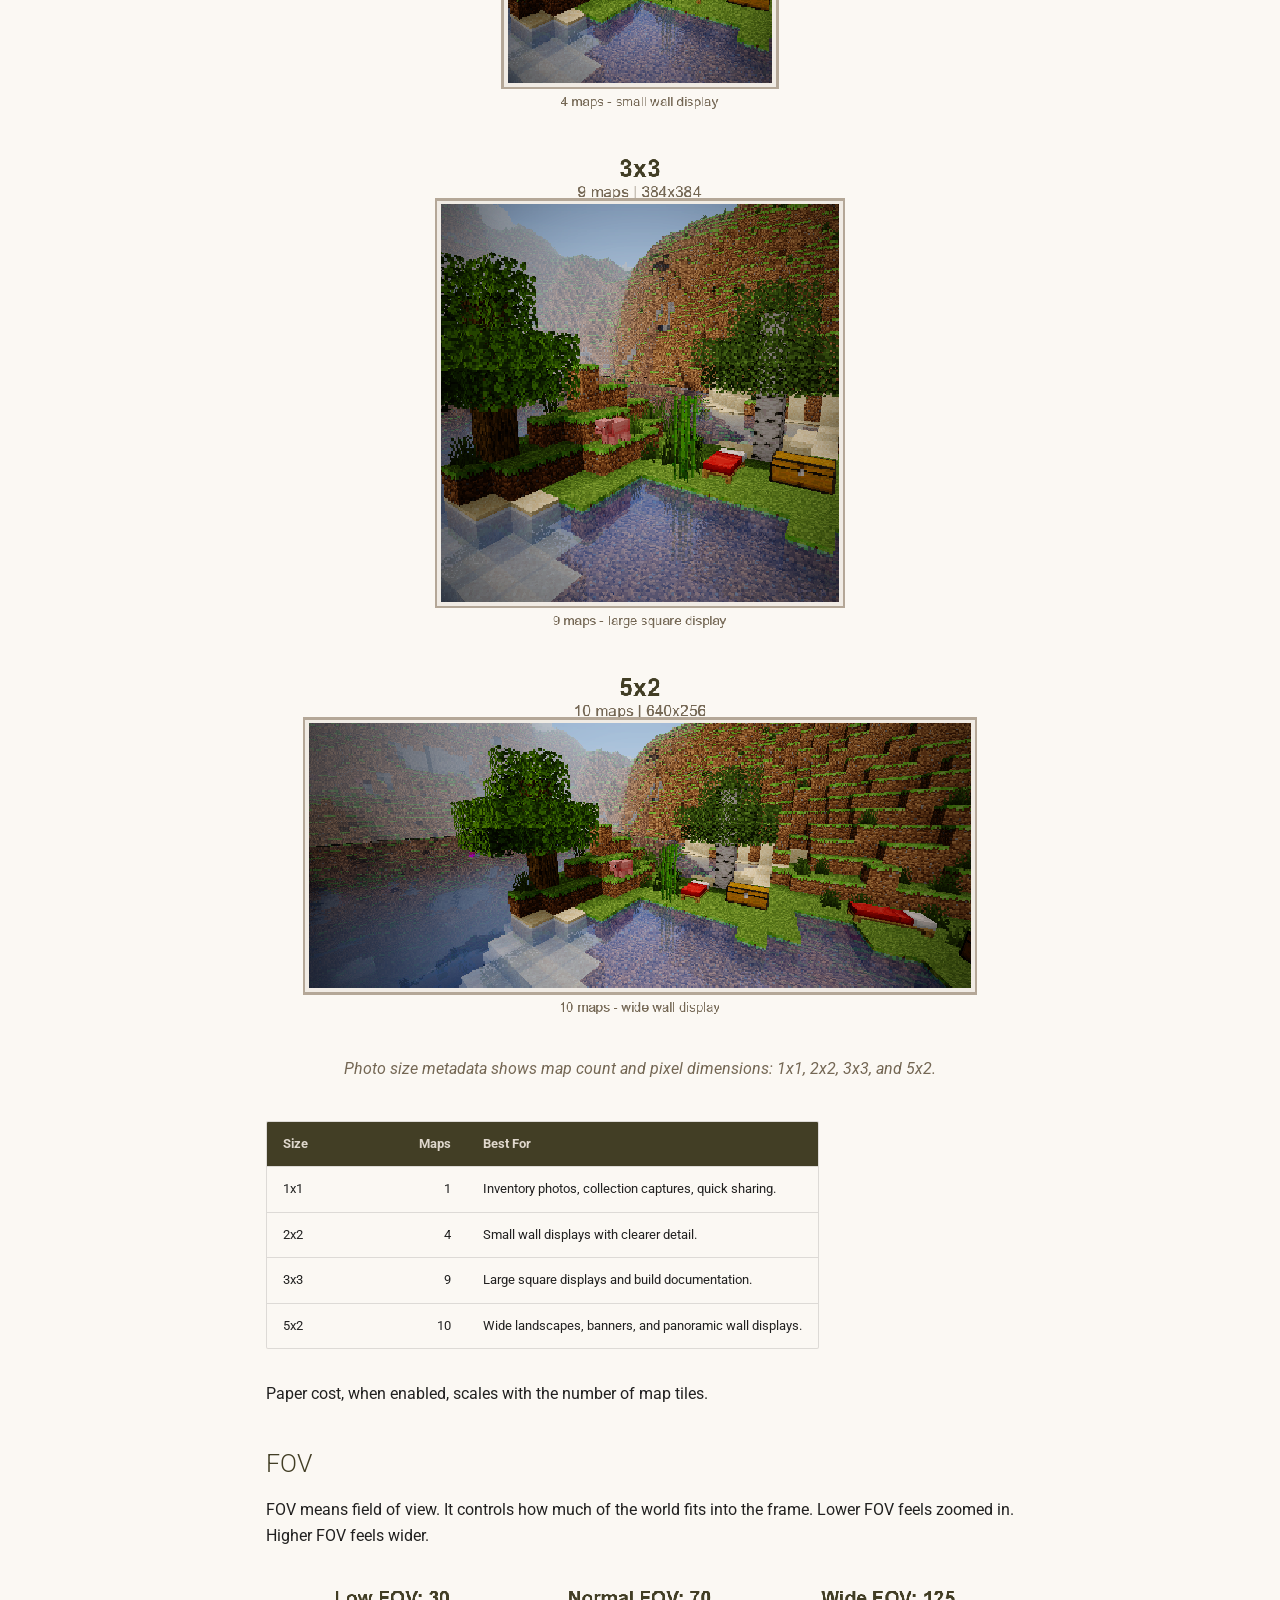
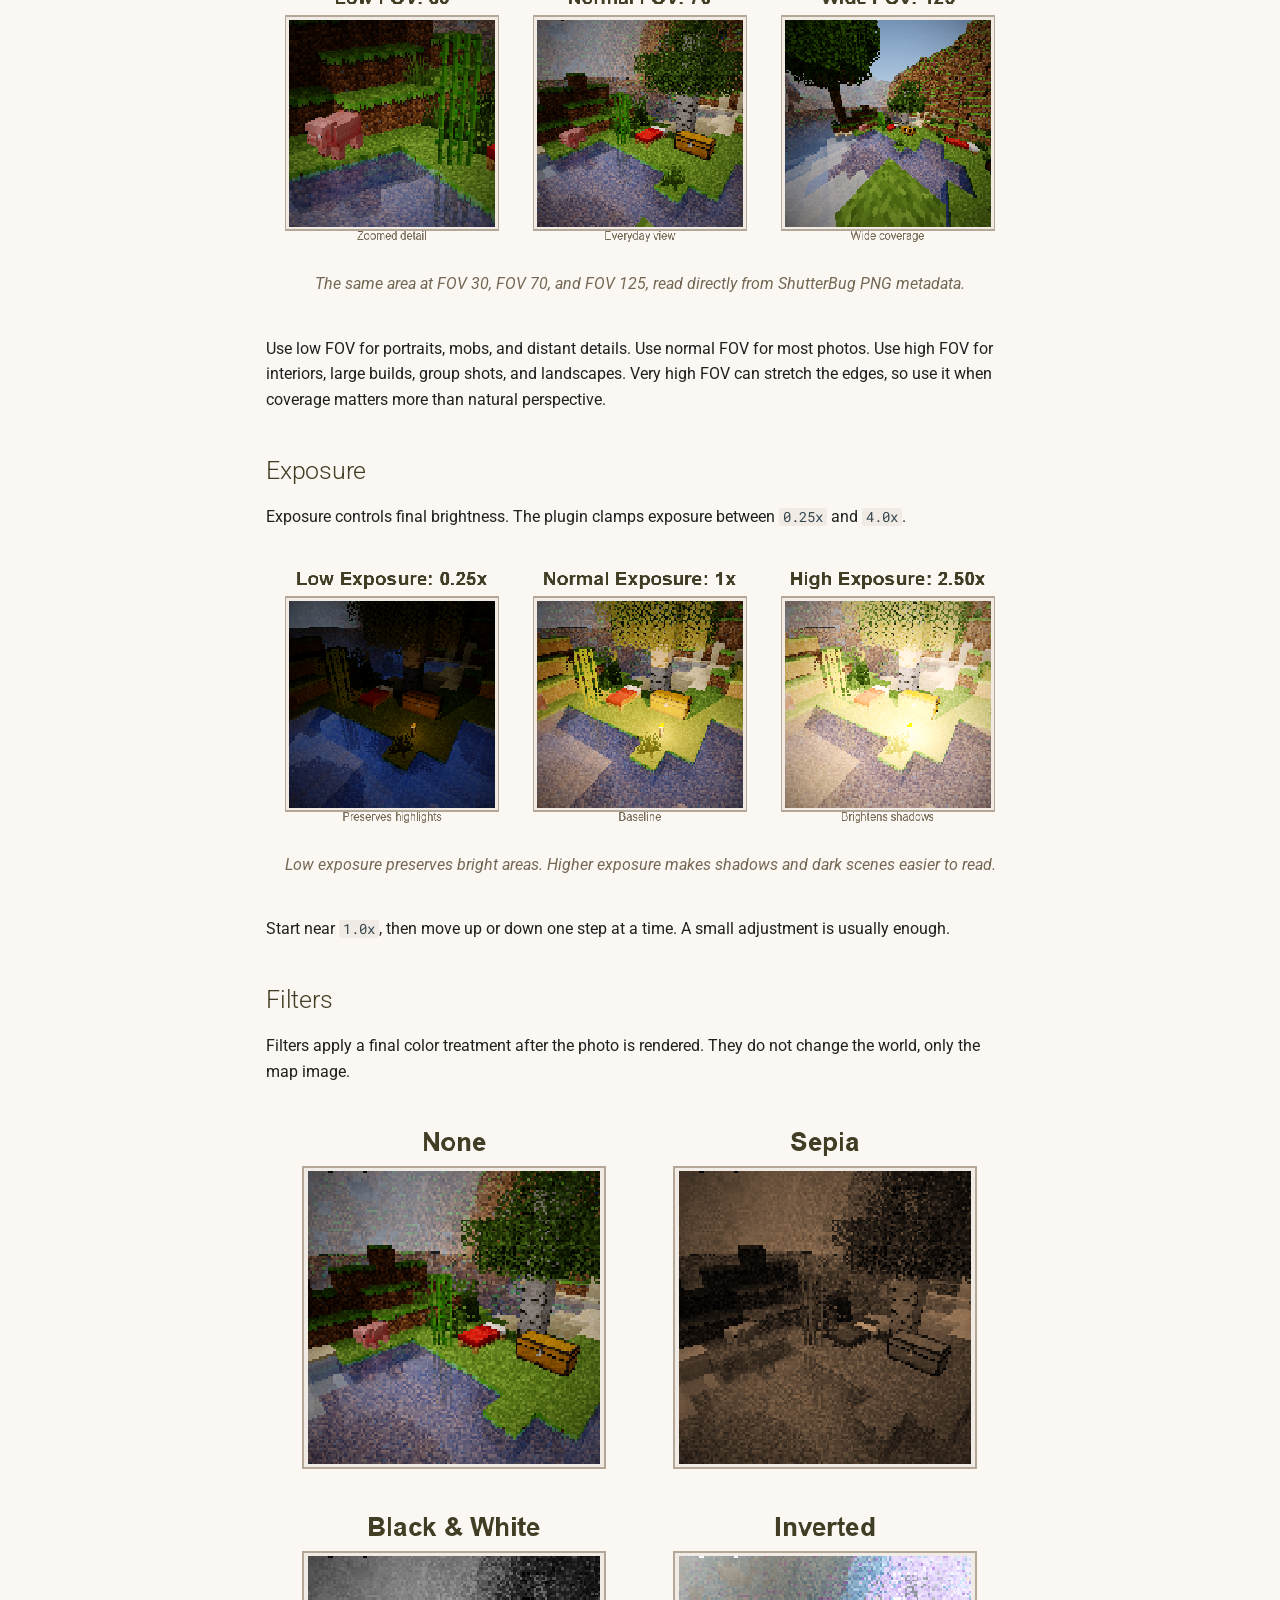
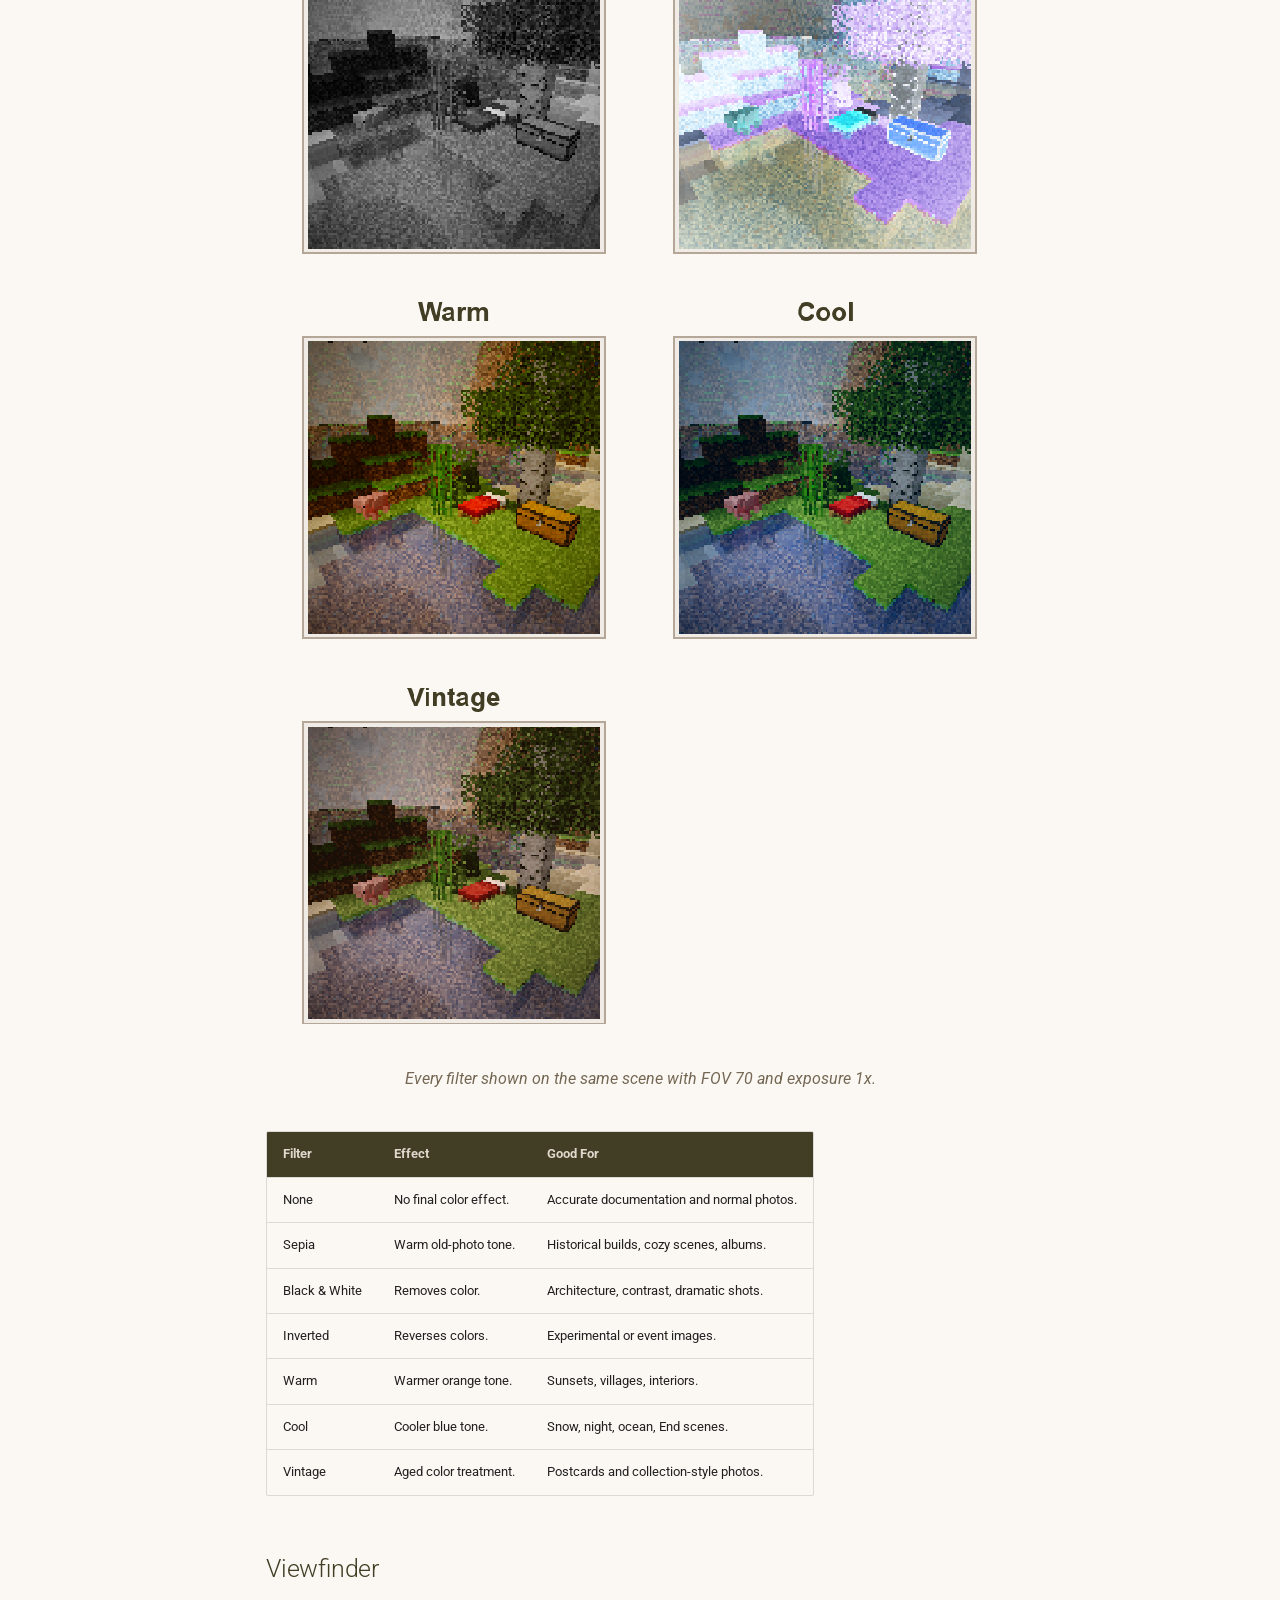
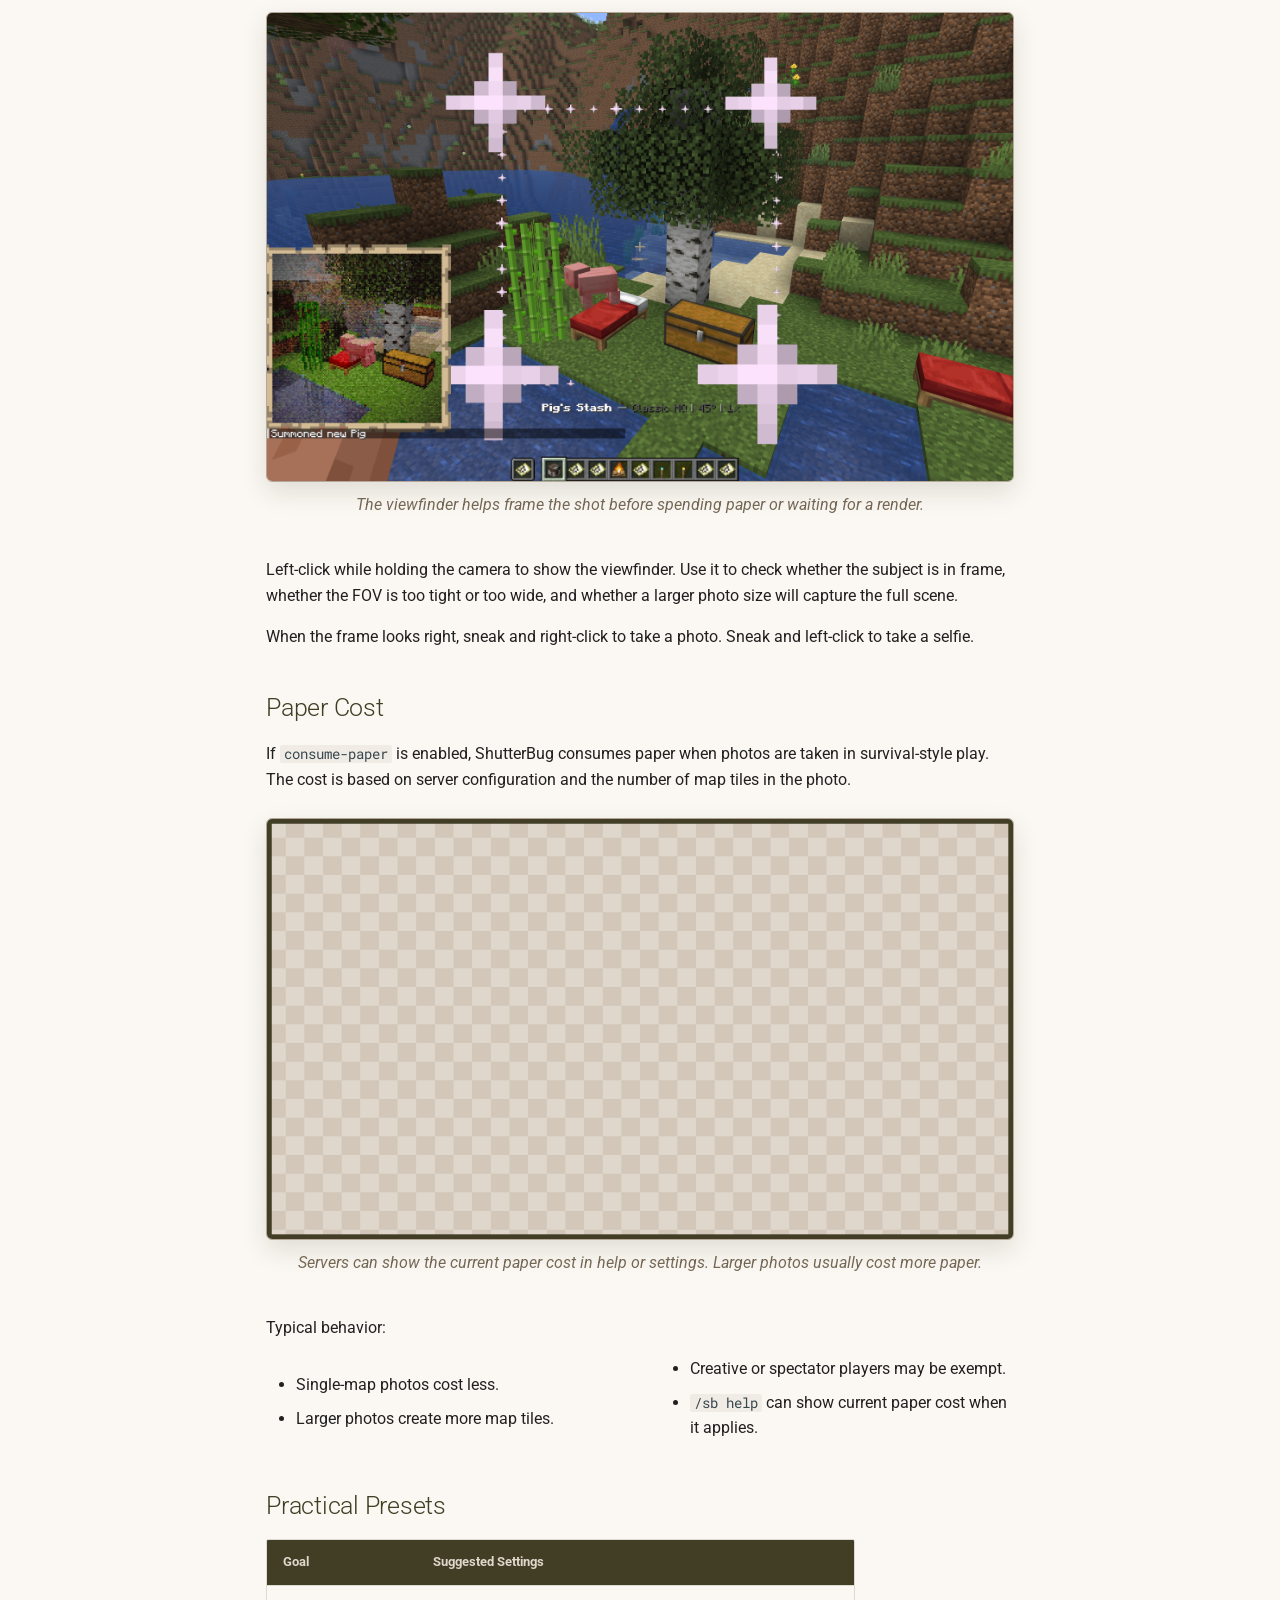
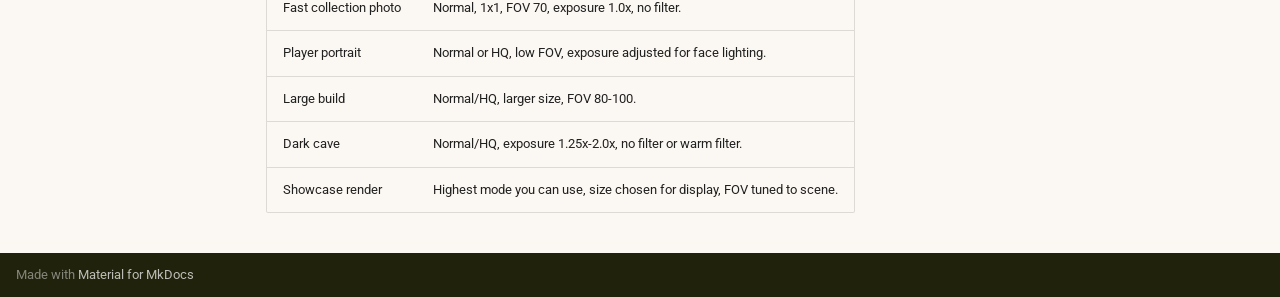
<file: camera-settings/index.html>
<!doctype html>
<html lang="en" class="no-js">
  <head>
    
      <meta charset="utf-8">
      <meta name="viewport" content="width=device-width,initial-scale=1">
      
        <meta name="description" content="User and admin documentation for the ShutterBug Minecraft photography plugin.">
      
      
      
        <link rel="canonical" href="https://kernel-person.github.io/shutterbug-docs/camera-settings/">
      
      
        <link rel="prev" href="../commands/">
      
      
        <link rel="next" href="../albums-and-collections/">
      
      
      <link rel="icon" href="../images/favicon.png">
      <meta name="generator" content="mkdocs-1.6.1, mkdocs-material-9.6.14">
    
    
      
        <title>Camera Settings - ShutterBug</title>
      
    
    
      <link rel="stylesheet" href="../assets/stylesheets/main.342714a4.min.css">
      
        
        <link rel="stylesheet" href="../assets/stylesheets/palette.06af60db.min.css">
      
      


    
    
      
    
    
      
        
        
        <link rel="preconnect" href="https://fonts.gstatic.com" crossorigin>
        <link rel="stylesheet" href="https://fonts.googleapis.com/css?family=Roboto:300,300i,400,400i,700,700i%7CRoboto+Mono:400,400i,700,700i&display=fallback">
        <style>:root{--md-text-font:"Roboto";--md-code-font:"Roboto Mono"}</style>
      
    
    
      <link rel="stylesheet" href="../stylesheets/extra.css">
    
    <script>__md_scope=new URL("..",location),__md_hash=e=>[...e].reduce(((e,_)=>(e<<5)-e+_.charCodeAt(0)),0),__md_get=(e,_=localStorage,t=__md_scope)=>JSON.parse(_.getItem(t.pathname+"."+e)),__md_set=(e,_,t=localStorage,a=__md_scope)=>{try{t.setItem(a.pathname+"."+e,JSON.stringify(_))}catch(e){}}</script>
    
      

    
    
    
  </head>
  
  
    
    
      
    
    
    
    
    <body dir="ltr" data-md-color-scheme="default" data-md-color-primary="brown" data-md-color-accent="brown">
  
    
    <input class="md-toggle" data-md-toggle="drawer" type="checkbox" id="__drawer" autocomplete="off">
    <input class="md-toggle" data-md-toggle="search" type="checkbox" id="__search" autocomplete="off">
    <label class="md-overlay" for="__drawer"></label>
    <div data-md-component="skip">
      
        
        <a href="#camera-settings" class="md-skip">
          Skip to content
        </a>
      
    </div>
    <div data-md-component="announce">
      
    </div>
    
    
      

  

<header class="md-header md-header--shadow" data-md-component="header">
  <nav class="md-header__inner md-grid" aria-label="Header">
    <a href=".." title="ShutterBug" class="md-header__button md-logo" aria-label="ShutterBug" data-md-component="logo">
      
  <img src="../images/hero-camera-album.png" alt="logo">

    </a>
    <label class="md-header__button md-icon" for="__drawer">
      
      <svg xmlns="http://www.w3.org/2000/svg" viewBox="0 0 24 24"><path d="M3 6h18v2H3zm0 5h18v2H3zm0 5h18v2H3z"/></svg>
    </label>
    <div class="md-header__title" data-md-component="header-title">
      <div class="md-header__ellipsis">
        <div class="md-header__topic">
          <span class="md-ellipsis">
            ShutterBug
          </span>
        </div>
        <div class="md-header__topic" data-md-component="header-topic">
          <span class="md-ellipsis">
            
              Camera Settings
            
          </span>
        </div>
      </div>
    </div>
    
      
        <form class="md-header__option" data-md-component="palette">
  
    
    
    
    <input class="md-option" data-md-color-media="" data-md-color-scheme="default" data-md-color-primary="brown" data-md-color-accent="brown"  aria-hidden="true"  type="radio" name="__palette" id="__palette_0">
    
  
</form>
      
    
    
      <script>var palette=__md_get("__palette");if(palette&&palette.color){if("(prefers-color-scheme)"===palette.color.media){var media=matchMedia("(prefers-color-scheme: light)"),input=document.querySelector(media.matches?"[data-md-color-media='(prefers-color-scheme: light)']":"[data-md-color-media='(prefers-color-scheme: dark)']");palette.color.media=input.getAttribute("data-md-color-media"),palette.color.scheme=input.getAttribute("data-md-color-scheme"),palette.color.primary=input.getAttribute("data-md-color-primary"),palette.color.accent=input.getAttribute("data-md-color-accent")}for(var[key,value]of Object.entries(palette.color))document.body.setAttribute("data-md-color-"+key,value)}</script>
    
    
    
      
      
        <label class="md-header__button md-icon" for="__search">
          
          <svg xmlns="http://www.w3.org/2000/svg" viewBox="0 0 24 24"><path d="M9.5 3A6.5 6.5 0 0 1 16 9.5c0 1.61-.59 3.09-1.56 4.23l.27.27h.79l5 5-1.5 1.5-5-5v-.79l-.27-.27A6.52 6.52 0 0 1 9.5 16 6.5 6.5 0 0 1 3 9.5 6.5 6.5 0 0 1 9.5 3m0 2C7 5 5 7 5 9.5S7 14 9.5 14 14 12 14 9.5 12 5 9.5 5"/></svg>
        </label>
        <div class="md-search" data-md-component="search" role="dialog">
  <label class="md-search__overlay" for="__search"></label>
  <div class="md-search__inner" role="search">
    <form class="md-search__form" name="search">
      <input type="text" class="md-search__input" name="query" aria-label="Search" placeholder="Search" autocapitalize="off" autocorrect="off" autocomplete="off" spellcheck="false" data-md-component="search-query" required>
      <label class="md-search__icon md-icon" for="__search">
        
        <svg xmlns="http://www.w3.org/2000/svg" viewBox="0 0 24 24"><path d="M9.5 3A6.5 6.5 0 0 1 16 9.5c0 1.61-.59 3.09-1.56 4.23l.27.27h.79l5 5-1.5 1.5-5-5v-.79l-.27-.27A6.52 6.52 0 0 1 9.5 16 6.5 6.5 0 0 1 3 9.5 6.5 6.5 0 0 1 9.5 3m0 2C7 5 5 7 5 9.5S7 14 9.5 14 14 12 14 9.5 12 5 9.5 5"/></svg>
        
        <svg xmlns="http://www.w3.org/2000/svg" viewBox="0 0 24 24"><path d="M20 11v2H8l5.5 5.5-1.42 1.42L4.16 12l7.92-7.92L13.5 5.5 8 11z"/></svg>
      </label>
      <nav class="md-search__options" aria-label="Search">
        
        <button type="reset" class="md-search__icon md-icon" title="Clear" aria-label="Clear" tabindex="-1">
          
          <svg xmlns="http://www.w3.org/2000/svg" viewBox="0 0 24 24"><path d="M19 6.41 17.59 5 12 10.59 6.41 5 5 6.41 10.59 12 5 17.59 6.41 19 12 13.41 17.59 19 19 17.59 13.41 12z"/></svg>
        </button>
      </nav>
      
        <div class="md-search__suggest" data-md-component="search-suggest"></div>
      
    </form>
    <div class="md-search__output">
      <div class="md-search__scrollwrap" tabindex="0" data-md-scrollfix>
        <div class="md-search-result" data-md-component="search-result">
          <div class="md-search-result__meta">
            Initializing search
          </div>
          <ol class="md-search-result__list" role="presentation"></ol>
        </div>
      </div>
    </div>
  </div>
</div>
      
    
    
      <div class="md-header__source">
        <a href="https://github.com/kernel-person/shutterbug-docs" title="Go to repository" class="md-source" data-md-component="source">
  <div class="md-source__icon md-icon">
    
    <svg xmlns="http://www.w3.org/2000/svg" viewBox="0 0 448 512"><!--! Font Awesome Free 6.7.2 by @fontawesome - https://fontawesome.com License - https://fontawesome.com/license/free (Icons: CC BY 4.0, Fonts: SIL OFL 1.1, Code: MIT License) Copyright 2024 Fonticons, Inc.--><path d="M439.55 236.05 244 40.45a28.87 28.87 0 0 0-40.81 0l-40.66 40.63 51.52 51.52c27.06-9.14 52.68 16.77 43.39 43.68l49.66 49.66c34.23-11.8 61.18 31 35.47 56.69-26.49 26.49-70.21-2.87-56-37.34L240.22 199v121.85c25.3 12.54 22.26 41.85 9.08 55a34.34 34.34 0 0 1-48.55 0c-17.57-17.6-11.07-46.91 11.25-56v-123c-20.8-8.51-24.6-30.74-18.64-45L142.57 101 8.45 235.14a28.86 28.86 0 0 0 0 40.81l195.61 195.6a28.86 28.86 0 0 0 40.8 0l194.69-194.69a28.86 28.86 0 0 0 0-40.81"/></svg>
  </div>
  <div class="md-source__repository">
    kernel-person/shutterbug-docs
  </div>
</a>
      </div>
    
  </nav>
  
</header>
    
    <div class="md-container" data-md-component="container">
      
      
        
          
        
      
      <main class="md-main" data-md-component="main">
        <div class="md-main__inner md-grid">
          
            
              
              <div class="md-sidebar md-sidebar--primary" data-md-component="sidebar" data-md-type="navigation" >
                <div class="md-sidebar__scrollwrap">
                  <div class="md-sidebar__inner">
                    



<nav class="md-nav md-nav--primary" aria-label="Navigation" data-md-level="0">
  <label class="md-nav__title" for="__drawer">
    <a href=".." title="ShutterBug" class="md-nav__button md-logo" aria-label="ShutterBug" data-md-component="logo">
      
  <img src="../images/hero-camera-album.png" alt="logo">

    </a>
    ShutterBug
  </label>
  
    <div class="md-nav__source">
      <a href="https://github.com/kernel-person/shutterbug-docs" title="Go to repository" class="md-source" data-md-component="source">
  <div class="md-source__icon md-icon">
    
    <svg xmlns="http://www.w3.org/2000/svg" viewBox="0 0 448 512"><!--! Font Awesome Free 6.7.2 by @fontawesome - https://fontawesome.com License - https://fontawesome.com/license/free (Icons: CC BY 4.0, Fonts: SIL OFL 1.1, Code: MIT License) Copyright 2024 Fonticons, Inc.--><path d="M439.55 236.05 244 40.45a28.87 28.87 0 0 0-40.81 0l-40.66 40.63 51.52 51.52c27.06-9.14 52.68 16.77 43.39 43.68l49.66 49.66c34.23-11.8 61.18 31 35.47 56.69-26.49 26.49-70.21-2.87-56-37.34L240.22 199v121.85c25.3 12.54 22.26 41.85 9.08 55a34.34 34.34 0 0 1-48.55 0c-17.57-17.6-11.07-46.91 11.25-56v-123c-20.8-8.51-24.6-30.74-18.64-45L142.57 101 8.45 235.14a28.86 28.86 0 0 0 0 40.81l195.61 195.6a28.86 28.86 0 0 0 40.8 0l194.69-194.69a28.86 28.86 0 0 0 0-40.81"/></svg>
  </div>
  <div class="md-source__repository">
    kernel-person/shutterbug-docs
  </div>
</a>
    </div>
  
  <ul class="md-nav__list" data-md-scrollfix>
    
      
      
  
  
  
  
    <li class="md-nav__item">
      <a href=".." class="md-nav__link">
        
  
  
  <span class="md-ellipsis">
    Home
    
  </span>
  

      </a>
    </li>
  

    
      
      
  
  
  
  
    <li class="md-nav__item">
      <a href="../getting-started/" class="md-nav__link">
        
  
  
  <span class="md-ellipsis">
    Getting Started
    
  </span>
  

      </a>
    </li>
  

    
      
      
  
  
  
  
    <li class="md-nav__item">
      <a href="../commands/" class="md-nav__link">
        
  
  
  <span class="md-ellipsis">
    Commands
    
  </span>
  

      </a>
    </li>
  

    
      
      
  
  
    
  
  
  
    <li class="md-nav__item md-nav__item--active">
      
      <input class="md-nav__toggle md-toggle" type="checkbox" id="__toc">
      
      
        
      
      
        <label class="md-nav__link md-nav__link--active" for="__toc">
          
  
  
  <span class="md-ellipsis">
    Camera Settings
    
  </span>
  

          <span class="md-nav__icon md-icon"></span>
        </label>
      
      <a href="./" class="md-nav__link md-nav__link--active">
        
  
  
  <span class="md-ellipsis">
    Camera Settings
    
  </span>
  

      </a>
      
        

<nav class="md-nav md-nav--secondary" aria-label="Table of contents">
  
  
  
    
  
  
    <label class="md-nav__title" for="__toc">
      <span class="md-nav__icon md-icon"></span>
      Table of contents
    </label>
    <ul class="md-nav__list" data-md-component="toc" data-md-scrollfix>
      
        <li class="md-nav__item">
  <a href="#how-to-use-the-menu" class="md-nav__link">
    <span class="md-ellipsis">
      How To Use The Menu
    </span>
  </a>
  
</li>
      
        <li class="md-nav__item">
  <a href="#render-profile" class="md-nav__link">
    <span class="md-ellipsis">
      Render Profile
    </span>
  </a>
  
</li>
      
        <li class="md-nav__item">
  <a href="#photo-size" class="md-nav__link">
    <span class="md-ellipsis">
      Photo Size
    </span>
  </a>
  
</li>
      
        <li class="md-nav__item">
  <a href="#fov" class="md-nav__link">
    <span class="md-ellipsis">
      FOV
    </span>
  </a>
  
</li>
      
        <li class="md-nav__item">
  <a href="#exposure" class="md-nav__link">
    <span class="md-ellipsis">
      Exposure
    </span>
  </a>
  
</li>
      
        <li class="md-nav__item">
  <a href="#filters" class="md-nav__link">
    <span class="md-ellipsis">
      Filters
    </span>
  </a>
  
</li>
      
        <li class="md-nav__item">
  <a href="#viewfinder" class="md-nav__link">
    <span class="md-ellipsis">
      Viewfinder
    </span>
  </a>
  
</li>
      
        <li class="md-nav__item">
  <a href="#paper-cost" class="md-nav__link">
    <span class="md-ellipsis">
      Paper Cost
    </span>
  </a>
  
</li>
      
        <li class="md-nav__item">
  <a href="#practical-presets" class="md-nav__link">
    <span class="md-ellipsis">
      Practical Presets
    </span>
  </a>
  
</li>
      
    </ul>
  
</nav>
      
    </li>
  

    
      
      
  
  
  
  
    <li class="md-nav__item">
      <a href="../albums-and-collections/" class="md-nav__link">
        
  
  
  <span class="md-ellipsis">
    Albums And Collections
    
  </span>
  

      </a>
    </li>
  

    
      
      
  
  
  
  
    <li class="md-nav__item">
      <a href="../admin-configuration/" class="md-nav__link">
        
  
  
  <span class="md-ellipsis">
    Admin Configuration
    
  </span>
  

      </a>
    </li>
  

    
      
      
  
  
  
  
    <li class="md-nav__item">
      <a href="../permissions/" class="md-nav__link">
        
  
  
  <span class="md-ellipsis">
    Permissions
    
  </span>
  

      </a>
    </li>
  

    
      
      
  
  
  
  
    <li class="md-nav__item">
      <a href="../screenshots/" class="md-nav__link">
        
  
  
  <span class="md-ellipsis">
    Screenshot Checklist
    
  </span>
  

      </a>
    </li>
  

    
  </ul>
</nav>
                  </div>
                </div>
              </div>
            
            
              
              <div class="md-sidebar md-sidebar--secondary" data-md-component="sidebar" data-md-type="toc" >
                <div class="md-sidebar__scrollwrap">
                  <div class="md-sidebar__inner">
                    

<nav class="md-nav md-nav--secondary" aria-label="Table of contents">
  
  
  
    
  
  
    <label class="md-nav__title" for="__toc">
      <span class="md-nav__icon md-icon"></span>
      Table of contents
    </label>
    <ul class="md-nav__list" data-md-component="toc" data-md-scrollfix>
      
        <li class="md-nav__item">
  <a href="#how-to-use-the-menu" class="md-nav__link">
    <span class="md-ellipsis">
      How To Use The Menu
    </span>
  </a>
  
</li>
      
        <li class="md-nav__item">
  <a href="#render-profile" class="md-nav__link">
    <span class="md-ellipsis">
      Render Profile
    </span>
  </a>
  
</li>
      
        <li class="md-nav__item">
  <a href="#photo-size" class="md-nav__link">
    <span class="md-ellipsis">
      Photo Size
    </span>
  </a>
  
</li>
      
        <li class="md-nav__item">
  <a href="#fov" class="md-nav__link">
    <span class="md-ellipsis">
      FOV
    </span>
  </a>
  
</li>
      
        <li class="md-nav__item">
  <a href="#exposure" class="md-nav__link">
    <span class="md-ellipsis">
      Exposure
    </span>
  </a>
  
</li>
      
        <li class="md-nav__item">
  <a href="#filters" class="md-nav__link">
    <span class="md-ellipsis">
      Filters
    </span>
  </a>
  
</li>
      
        <li class="md-nav__item">
  <a href="#viewfinder" class="md-nav__link">
    <span class="md-ellipsis">
      Viewfinder
    </span>
  </a>
  
</li>
      
        <li class="md-nav__item">
  <a href="#paper-cost" class="md-nav__link">
    <span class="md-ellipsis">
      Paper Cost
    </span>
  </a>
  
</li>
      
        <li class="md-nav__item">
  <a href="#practical-presets" class="md-nav__link">
    <span class="md-ellipsis">
      Practical Presets
    </span>
  </a>
  
</li>
      
    </ul>
  
</nav>
                  </div>
                </div>
              </div>
            
          
          
            <div class="md-content" data-md-component="content">
              <article class="md-content__inner md-typeset">
                
                  


  
  


<h1 id="camera-settings">Camera Settings</h1>
<figure class="sb-figure">
  <img src="../images/settings-menu.png" alt="ShutterBug camera settings menu">
  <figcaption>The settings menu controls render profile, size, FOV, exposure, and filter before the next camera shot.</figcaption>
</figure>

<p>Use <code>/sb settings</code> or right-click with the camera to tune the next photo before you take it. Settings are per-player, so changing your camera does not change another player's camera.</p>
<div class="sb-callout">
  <strong>Photo values are stored in exported PNG metadata.</strong> The comparison labels below use the mode, FOV, exposure, filter, photo size, tile count, and image size written by ShutterBug.
</div>

<h2 id="how-to-use-the-menu">How To Use The Menu</h2>
<table>
<thead>
<tr>
<th>Slot</th>
<th>Setting</th>
<th>How To Change It</th>
</tr>
</thead>
<tbody>
<tr>
<td>Mode</td>
<td>Render profile</td>
<td>Click to cycle. HQ profiles require permission.</td>
</tr>
<tr>
<td>Size</td>
<td>Photo dimensions</td>
<td>Click to cycle through available map sizes.</td>
</tr>
<tr>
<td>FOV</td>
<td>Field of view</td>
<td>Left-click to lower by 5, right-click to raise by 5.</td>
</tr>
<tr>
<td>Exposure</td>
<td>Brightness multiplier</td>
<td>Left-click to lower by 0.25, right-click to raise by 0.25.</td>
</tr>
<tr>
<td>Filter</td>
<td>Color treatment</td>
<td>Click to cycle through available filters.</td>
</tr>
</tbody>
</table>
<h2 id="render-profile">Render Profile</h2>
<p>Render profile changes the raytracer used for the shot. Lower profiles are faster and more direct. Higher profiles add more atmosphere, lighting, water treatment, and post-processing.</p>
<figure class="sb-figure">
  <img class="sb-map" src="../images/profile-comparison-contact-sheet.png" alt="Classic, Normal, Classic HQ, HQ, HQ2, HQ3, and HQ4 render profile comparison">
  <figcaption>All render profiles photographed from the same locked scene. Labels are taken from PNG metadata.</figcaption>
</figure>

<table>
<thead>
<tr>
<th>Mode</th>
<th>Best For</th>
<th>Notes</th>
</tr>
</thead>
<tbody>
<tr>
<td>Classic</td>
<td>Fast collection photos and quick previews.</td>
<td>Crisp, simple, closest to the original map look.</td>
</tr>
<tr>
<td>Normal</td>
<td>Everyday photography.</td>
<td>Balanced quality and speed.</td>
</tr>
<tr>
<td>Classic HQ</td>
<td>Higher quality classic-style captures.</td>
<td>Requires HQ/cinematic permission.</td>
</tr>
<tr>
<td>HQ</td>
<td>Showcase shots.</td>
<td>Better lighting and atmosphere.</td>
</tr>
<tr>
<td>HQ2</td>
<td>Scenes with water, reflections, or richer lighting.</td>
<td>Requires HQ/cinematic permission.</td>
</tr>
<tr>
<td>HQ3</td>
<td>High-end color and tone treatment.</td>
<td>Requires HQ/cinematic permission.</td>
</tr>
<tr>
<td>HQ4</td>
<td>Final showcase images.</td>
<td>Maximum quality and longest render time.</td>
</tr>
</tbody>
</table>
<figure class="sb-figure">
  <img class="sb-map" src="../images/cinematic-mode-comparison.png" alt="Normal and HQ4 render comparison">
  <figcaption>Normal is the practical default. The HQ4 side uses a 3x3 render for final shots where render time matters less than image quality.</figcaption>
</figure>

<h2 id="photo-size">Photo Size</h2>
<p>Size controls how many Minecraft map items make up the photo. A single-map photo is easy to carry and use for collection progress. Larger sizes create more detail and are better for walls, galleries, and server showcases.</p>
<figure class="sb-figure">
  <img class="sb-map" src="../images/photo-size-comparison.png" alt="1x1, 2x2, 3x3, and 5x2 photo size comparison">
  <figcaption>Photo size metadata shows map count and pixel dimensions: 1x1, 2x2, 3x3, and 5x2.</figcaption>
</figure>

<table>
<thead>
<tr>
<th>Size</th>
<th style="text-align: right;">Maps</th>
<th>Best For</th>
</tr>
</thead>
<tbody>
<tr>
<td>1x1</td>
<td style="text-align: right;">1</td>
<td>Inventory photos, collection captures, quick sharing.</td>
</tr>
<tr>
<td>2x2</td>
<td style="text-align: right;">4</td>
<td>Small wall displays with clearer detail.</td>
</tr>
<tr>
<td>3x3</td>
<td style="text-align: right;">9</td>
<td>Large square displays and build documentation.</td>
</tr>
<tr>
<td>5x2</td>
<td style="text-align: right;">10</td>
<td>Wide landscapes, banners, and panoramic wall displays.</td>
</tr>
</tbody>
</table>
<p>Paper cost, when enabled, scales with the number of map tiles.</p>
<h2 id="fov">FOV</h2>
<p>FOV means field of view. It controls how much of the world fits into the frame. Lower FOV feels zoomed in. Higher FOV feels wider.</p>
<figure class="sb-figure">
  <img class="sb-map" src="../images/fov-comparison.png" alt="FOV 30, FOV 70, and FOV 125 comparison">
  <figcaption>The same area at FOV 30, FOV 70, and FOV 125, read directly from ShutterBug PNG metadata.</figcaption>
</figure>

<p>Use low FOV for portraits, mobs, and distant details. Use normal FOV for most photos. Use high FOV for interiors, large builds, group shots, and landscapes. Very high FOV can stretch the edges, so use it when coverage matters more than natural perspective.</p>
<h2 id="exposure">Exposure</h2>
<p>Exposure controls final brightness. The plugin clamps exposure between <code>0.25x</code> and <code>4.0x</code>.</p>
<figure class="sb-figure">
  <img class="sb-map" src="../images/exposure-comparison.png" alt="Low, normal, and high exposure comparison">
  <figcaption>Low exposure preserves bright areas. Higher exposure makes shadows and dark scenes easier to read.</figcaption>
</figure>

<p>Start near <code>1.0x</code>, then move up or down one step at a time. A small adjustment is usually enough.</p>
<h2 id="filters">Filters</h2>
<p>Filters apply a final color treatment after the photo is rendered. They do not change the world, only the map image.</p>
<figure class="sb-figure">
  <img class="sb-map" src="../images/filter-comparison.png" alt="None, Sepia, Black and White, Inverted, Warm, Cool, and Vintage filter comparison">
  <figcaption>Every filter shown on the same scene with FOV 70 and exposure 1x.</figcaption>
</figure>

<table>
<thead>
<tr>
<th>Filter</th>
<th>Effect</th>
<th>Good For</th>
</tr>
</thead>
<tbody>
<tr>
<td>None</td>
<td>No final color effect.</td>
<td>Accurate documentation and normal photos.</td>
</tr>
<tr>
<td>Sepia</td>
<td>Warm old-photo tone.</td>
<td>Historical builds, cozy scenes, albums.</td>
</tr>
<tr>
<td>Black &amp; White</td>
<td>Removes color.</td>
<td>Architecture, contrast, dramatic shots.</td>
</tr>
<tr>
<td>Inverted</td>
<td>Reverses colors.</td>
<td>Experimental or event images.</td>
</tr>
<tr>
<td>Warm</td>
<td>Warmer orange tone.</td>
<td>Sunsets, villages, interiors.</td>
</tr>
<tr>
<td>Cool</td>
<td>Cooler blue tone.</td>
<td>Snow, night, ocean, End scenes.</td>
</tr>
<tr>
<td>Vintage</td>
<td>Aged color treatment.</td>
<td>Postcards and collection-style photos.</td>
</tr>
</tbody>
</table>
<h2 id="viewfinder">Viewfinder</h2>
<figure class="sb-figure">
  <img src="../images/viewfinder-overlay.png" alt="ShutterBug camera viewfinder overlay while aiming">
  <figcaption>The viewfinder helps frame the shot before spending paper or waiting for a render.</figcaption>
</figure>

<p>Left-click while holding the camera to show the viewfinder. Use it to check whether the subject is in frame, whether the FOV is too tight or too wide, and whether a larger photo size will capture the full scene.</p>
<p>When the frame looks right, sneak and right-click to take a photo. Sneak and left-click to take a selfie.</p>
<h2 id="paper-cost">Paper Cost</h2>
<p>If <code>consume-paper</code> is enabled, ShutterBug consumes paper when photos are taken in survival-style play. The cost is based on server configuration and the number of map tiles in the photo.</p>
<figure class="sb-figure">
  <img src="../images/paper-cost-settings.png" alt="Paper cost shown in help or settings">
  <figcaption>Servers can show the current paper cost in help or settings. Larger photos usually cost more paper.</figcaption>
</figure>

<p>Typical behavior:</p>
<div class="sb-compact-list">
<ul>
<li>Single-map photos cost less.</li>
<li>Larger photos create more map tiles.</li>
<li>Creative or spectator players may be exempt.</li>
<li><code>/sb help</code> can show current paper cost when it applies.</li>
</ul>
</div>
<h2 id="practical-presets">Practical Presets</h2>
<table>
<thead>
<tr>
<th>Goal</th>
<th>Suggested Settings</th>
</tr>
</thead>
<tbody>
<tr>
<td>Fast collection photo</td>
<td>Normal, 1x1, FOV 70, exposure 1.0x, no filter.</td>
</tr>
<tr>
<td>Player portrait</td>
<td>Normal or HQ, low FOV, exposure adjusted for face lighting.</td>
</tr>
<tr>
<td>Large build</td>
<td>Normal/HQ, larger size, FOV 80-100.</td>
</tr>
<tr>
<td>Dark cave</td>
<td>Normal/HQ, exposure 1.25x-2.0x, no filter or warm filter.</td>
</tr>
<tr>
<td>Showcase render</td>
<td>Highest mode you can use, size chosen for display, FOV tuned to scene.</td>
</tr>
</tbody>
</table>












                
              </article>
            </div>
          
          
<script>var target=document.getElementById(location.hash.slice(1));target&&target.name&&(target.checked=target.name.startsWith("__tabbed_"))</script>
        </div>
        
          <button type="button" class="md-top md-icon" data-md-component="top" hidden>
  
  <svg xmlns="http://www.w3.org/2000/svg" viewBox="0 0 24 24"><path d="M13 20h-2V8l-5.5 5.5-1.42-1.42L12 4.16l7.92 7.92-1.42 1.42L13 8z"/></svg>
  Back to top
</button>
        
      </main>
      
        <footer class="md-footer">
  
  <div class="md-footer-meta md-typeset">
    <div class="md-footer-meta__inner md-grid">
      <div class="md-copyright">
  
  
    Made with
    <a href="https://squidfunk.github.io/mkdocs-material/" target="_blank" rel="noopener">
      Material for MkDocs
    </a>
  
</div>
      
    </div>
  </div>
</footer>
      
    </div>
    <div class="md-dialog" data-md-component="dialog">
      <div class="md-dialog__inner md-typeset"></div>
    </div>
    
    
    
      
      <script id="__config" type="application/json">{"base": "..", "features": ["navigation.sections", "navigation.top", "search.suggest", "search.highlight", "content.code.copy"], "search": "../assets/javascripts/workers/search.d50fe291.min.js", "tags": null, "translations": {"clipboard.copied": "Copied to clipboard", "clipboard.copy": "Copy to clipboard", "search.result.more.one": "1 more on this page", "search.result.more.other": "# more on this page", "search.result.none": "No matching documents", "search.result.one": "1 matching document", "search.result.other": "# matching documents", "search.result.placeholder": "Type to start searching", "search.result.term.missing": "Missing", "select.version": "Select version"}, "version": null}</script>
    
    
      <script src="../assets/javascripts/bundle.13a4f30d.min.js"></script>
      
    
  </body>
</html>
</file>
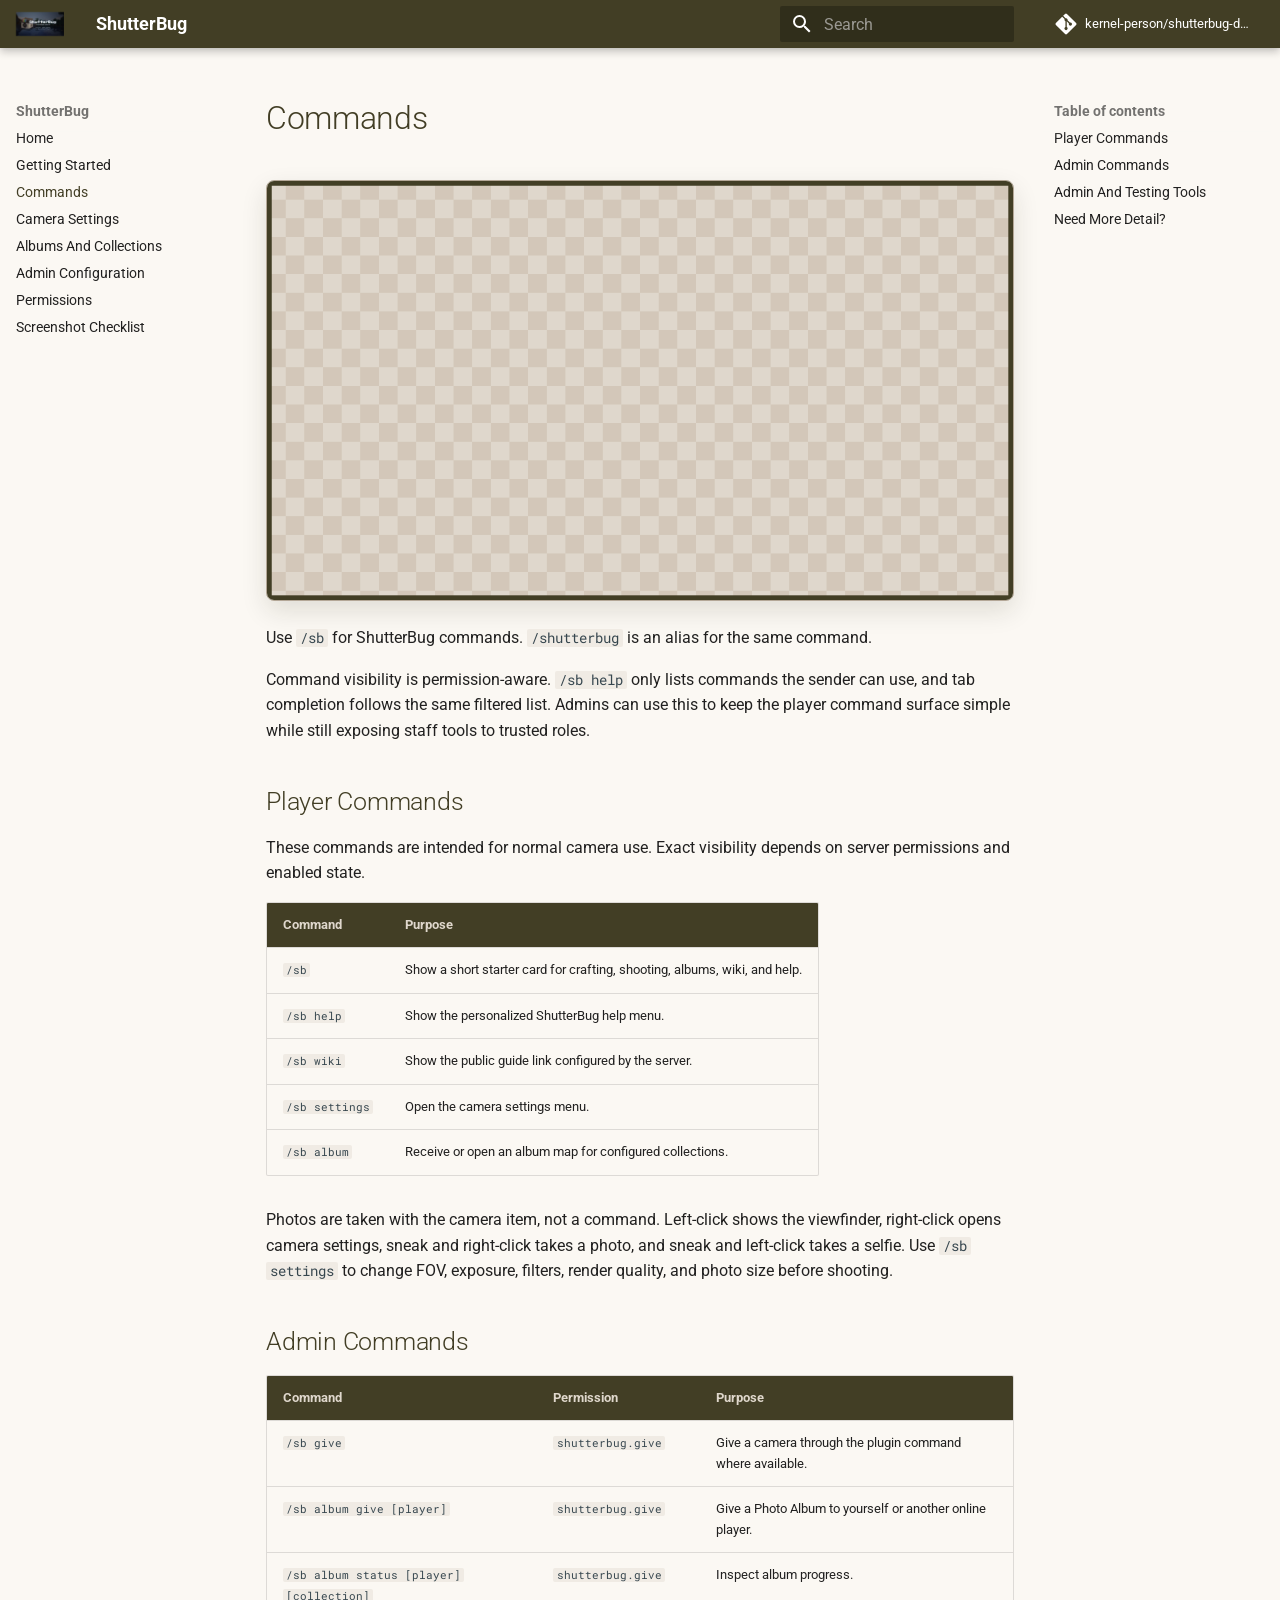
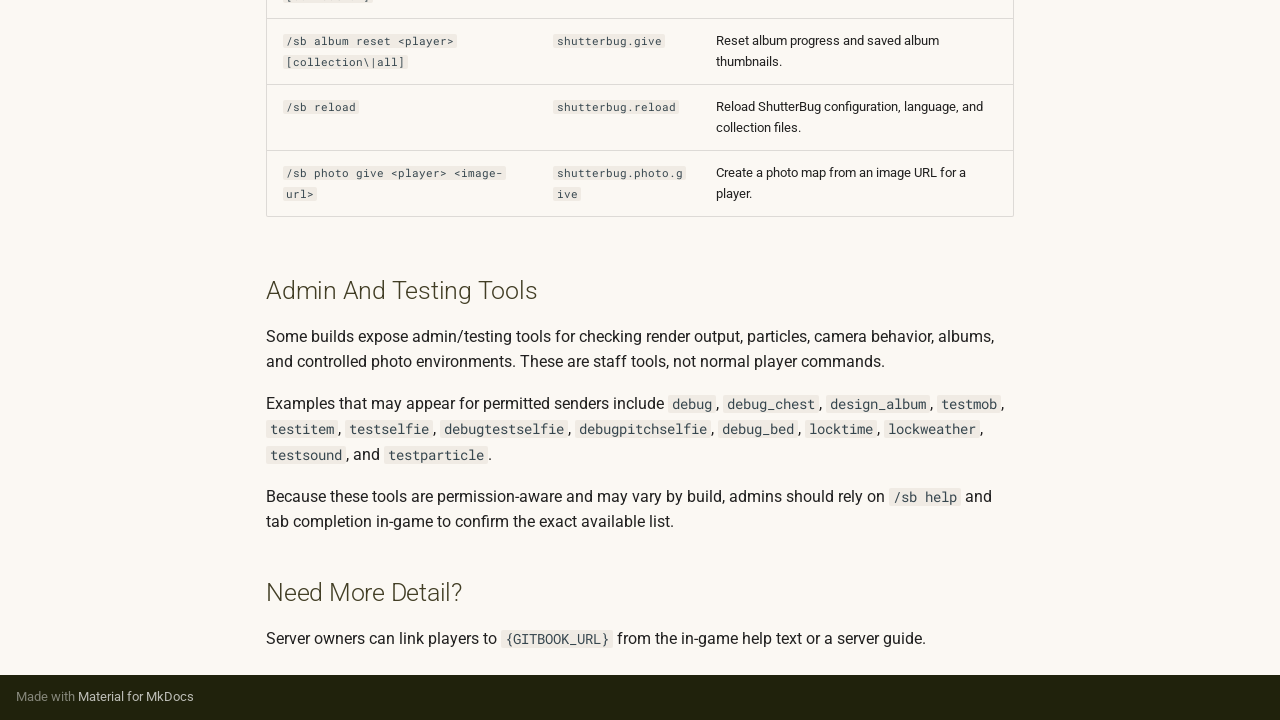
<file: commands/index.html>
<!doctype html>
<html lang="en" class="no-js">
  <head>
    
      <meta charset="utf-8">
      <meta name="viewport" content="width=device-width,initial-scale=1">
      
        <meta name="description" content="User and admin documentation for the ShutterBug Minecraft photography plugin.">
      
      
      
        <link rel="canonical" href="https://kernel-person.github.io/shutterbug-docs/commands/">
      
      
        <link rel="prev" href="../getting-started/">
      
      
        <link rel="next" href="../camera-settings/">
      
      
      <link rel="icon" href="../images/favicon.png">
      <meta name="generator" content="mkdocs-1.6.1, mkdocs-material-9.6.14">
    
    
      
        <title>Commands - ShutterBug</title>
      
    
    
      <link rel="stylesheet" href="../assets/stylesheets/main.342714a4.min.css">
      
        
        <link rel="stylesheet" href="../assets/stylesheets/palette.06af60db.min.css">
      
      


    
    
      
    
    
      
        
        
        <link rel="preconnect" href="https://fonts.gstatic.com" crossorigin>
        <link rel="stylesheet" href="https://fonts.googleapis.com/css?family=Roboto:300,300i,400,400i,700,700i%7CRoboto+Mono:400,400i,700,700i&display=fallback">
        <style>:root{--md-text-font:"Roboto";--md-code-font:"Roboto Mono"}</style>
      
    
    
      <link rel="stylesheet" href="../stylesheets/extra.css">
    
    <script>__md_scope=new URL("..",location),__md_hash=e=>[...e].reduce(((e,_)=>(e<<5)-e+_.charCodeAt(0)),0),__md_get=(e,_=localStorage,t=__md_scope)=>JSON.parse(_.getItem(t.pathname+"."+e)),__md_set=(e,_,t=localStorage,a=__md_scope)=>{try{t.setItem(a.pathname+"."+e,JSON.stringify(_))}catch(e){}}</script>
    
      

    
    
    
  </head>
  
  
    
    
      
    
    
    
    
    <body dir="ltr" data-md-color-scheme="default" data-md-color-primary="brown" data-md-color-accent="brown">
  
    
    <input class="md-toggle" data-md-toggle="drawer" type="checkbox" id="__drawer" autocomplete="off">
    <input class="md-toggle" data-md-toggle="search" type="checkbox" id="__search" autocomplete="off">
    <label class="md-overlay" for="__drawer"></label>
    <div data-md-component="skip">
      
        
        <a href="#commands" class="md-skip">
          Skip to content
        </a>
      
    </div>
    <div data-md-component="announce">
      
    </div>
    
    
      

  

<header class="md-header md-header--shadow" data-md-component="header">
  <nav class="md-header__inner md-grid" aria-label="Header">
    <a href=".." title="ShutterBug" class="md-header__button md-logo" aria-label="ShutterBug" data-md-component="logo">
      
  <img src="../images/hero-camera-album.png" alt="logo">

    </a>
    <label class="md-header__button md-icon" for="__drawer">
      
      <svg xmlns="http://www.w3.org/2000/svg" viewBox="0 0 24 24"><path d="M3 6h18v2H3zm0 5h18v2H3zm0 5h18v2H3z"/></svg>
    </label>
    <div class="md-header__title" data-md-component="header-title">
      <div class="md-header__ellipsis">
        <div class="md-header__topic">
          <span class="md-ellipsis">
            ShutterBug
          </span>
        </div>
        <div class="md-header__topic" data-md-component="header-topic">
          <span class="md-ellipsis">
            
              Commands
            
          </span>
        </div>
      </div>
    </div>
    
      
        <form class="md-header__option" data-md-component="palette">
  
    
    
    
    <input class="md-option" data-md-color-media="" data-md-color-scheme="default" data-md-color-primary="brown" data-md-color-accent="brown"  aria-hidden="true"  type="radio" name="__palette" id="__palette_0">
    
  
</form>
      
    
    
      <script>var palette=__md_get("__palette");if(palette&&palette.color){if("(prefers-color-scheme)"===palette.color.media){var media=matchMedia("(prefers-color-scheme: light)"),input=document.querySelector(media.matches?"[data-md-color-media='(prefers-color-scheme: light)']":"[data-md-color-media='(prefers-color-scheme: dark)']");palette.color.media=input.getAttribute("data-md-color-media"),palette.color.scheme=input.getAttribute("data-md-color-scheme"),palette.color.primary=input.getAttribute("data-md-color-primary"),palette.color.accent=input.getAttribute("data-md-color-accent")}for(var[key,value]of Object.entries(palette.color))document.body.setAttribute("data-md-color-"+key,value)}</script>
    
    
    
      
      
        <label class="md-header__button md-icon" for="__search">
          
          <svg xmlns="http://www.w3.org/2000/svg" viewBox="0 0 24 24"><path d="M9.5 3A6.5 6.5 0 0 1 16 9.5c0 1.61-.59 3.09-1.56 4.23l.27.27h.79l5 5-1.5 1.5-5-5v-.79l-.27-.27A6.52 6.52 0 0 1 9.5 16 6.5 6.5 0 0 1 3 9.5 6.5 6.5 0 0 1 9.5 3m0 2C7 5 5 7 5 9.5S7 14 9.5 14 14 12 14 9.5 12 5 9.5 5"/></svg>
        </label>
        <div class="md-search" data-md-component="search" role="dialog">
  <label class="md-search__overlay" for="__search"></label>
  <div class="md-search__inner" role="search">
    <form class="md-search__form" name="search">
      <input type="text" class="md-search__input" name="query" aria-label="Search" placeholder="Search" autocapitalize="off" autocorrect="off" autocomplete="off" spellcheck="false" data-md-component="search-query" required>
      <label class="md-search__icon md-icon" for="__search">
        
        <svg xmlns="http://www.w3.org/2000/svg" viewBox="0 0 24 24"><path d="M9.5 3A6.5 6.5 0 0 1 16 9.5c0 1.61-.59 3.09-1.56 4.23l.27.27h.79l5 5-1.5 1.5-5-5v-.79l-.27-.27A6.52 6.52 0 0 1 9.5 16 6.5 6.5 0 0 1 3 9.5 6.5 6.5 0 0 1 9.5 3m0 2C7 5 5 7 5 9.5S7 14 9.5 14 14 12 14 9.5 12 5 9.5 5"/></svg>
        
        <svg xmlns="http://www.w3.org/2000/svg" viewBox="0 0 24 24"><path d="M20 11v2H8l5.5 5.5-1.42 1.42L4.16 12l7.92-7.92L13.5 5.5 8 11z"/></svg>
      </label>
      <nav class="md-search__options" aria-label="Search">
        
        <button type="reset" class="md-search__icon md-icon" title="Clear" aria-label="Clear" tabindex="-1">
          
          <svg xmlns="http://www.w3.org/2000/svg" viewBox="0 0 24 24"><path d="M19 6.41 17.59 5 12 10.59 6.41 5 5 6.41 10.59 12 5 17.59 6.41 19 12 13.41 17.59 19 19 17.59 13.41 12z"/></svg>
        </button>
      </nav>
      
        <div class="md-search__suggest" data-md-component="search-suggest"></div>
      
    </form>
    <div class="md-search__output">
      <div class="md-search__scrollwrap" tabindex="0" data-md-scrollfix>
        <div class="md-search-result" data-md-component="search-result">
          <div class="md-search-result__meta">
            Initializing search
          </div>
          <ol class="md-search-result__list" role="presentation"></ol>
        </div>
      </div>
    </div>
  </div>
</div>
      
    
    
      <div class="md-header__source">
        <a href="https://github.com/kernel-person/shutterbug-docs" title="Go to repository" class="md-source" data-md-component="source">
  <div class="md-source__icon md-icon">
    
    <svg xmlns="http://www.w3.org/2000/svg" viewBox="0 0 448 512"><!--! Font Awesome Free 6.7.2 by @fontawesome - https://fontawesome.com License - https://fontawesome.com/license/free (Icons: CC BY 4.0, Fonts: SIL OFL 1.1, Code: MIT License) Copyright 2024 Fonticons, Inc.--><path d="M439.55 236.05 244 40.45a28.87 28.87 0 0 0-40.81 0l-40.66 40.63 51.52 51.52c27.06-9.14 52.68 16.77 43.39 43.68l49.66 49.66c34.23-11.8 61.18 31 35.47 56.69-26.49 26.49-70.21-2.87-56-37.34L240.22 199v121.85c25.3 12.54 22.26 41.85 9.08 55a34.34 34.34 0 0 1-48.55 0c-17.57-17.6-11.07-46.91 11.25-56v-123c-20.8-8.51-24.6-30.74-18.64-45L142.57 101 8.45 235.14a28.86 28.86 0 0 0 0 40.81l195.61 195.6a28.86 28.86 0 0 0 40.8 0l194.69-194.69a28.86 28.86 0 0 0 0-40.81"/></svg>
  </div>
  <div class="md-source__repository">
    kernel-person/shutterbug-docs
  </div>
</a>
      </div>
    
  </nav>
  
</header>
    
    <div class="md-container" data-md-component="container">
      
      
        
          
        
      
      <main class="md-main" data-md-component="main">
        <div class="md-main__inner md-grid">
          
            
              
              <div class="md-sidebar md-sidebar--primary" data-md-component="sidebar" data-md-type="navigation" >
                <div class="md-sidebar__scrollwrap">
                  <div class="md-sidebar__inner">
                    



<nav class="md-nav md-nav--primary" aria-label="Navigation" data-md-level="0">
  <label class="md-nav__title" for="__drawer">
    <a href=".." title="ShutterBug" class="md-nav__button md-logo" aria-label="ShutterBug" data-md-component="logo">
      
  <img src="../images/hero-camera-album.png" alt="logo">

    </a>
    ShutterBug
  </label>
  
    <div class="md-nav__source">
      <a href="https://github.com/kernel-person/shutterbug-docs" title="Go to repository" class="md-source" data-md-component="source">
  <div class="md-source__icon md-icon">
    
    <svg xmlns="http://www.w3.org/2000/svg" viewBox="0 0 448 512"><!--! Font Awesome Free 6.7.2 by @fontawesome - https://fontawesome.com License - https://fontawesome.com/license/free (Icons: CC BY 4.0, Fonts: SIL OFL 1.1, Code: MIT License) Copyright 2024 Fonticons, Inc.--><path d="M439.55 236.05 244 40.45a28.87 28.87 0 0 0-40.81 0l-40.66 40.63 51.52 51.52c27.06-9.14 52.68 16.77 43.39 43.68l49.66 49.66c34.23-11.8 61.18 31 35.47 56.69-26.49 26.49-70.21-2.87-56-37.34L240.22 199v121.85c25.3 12.54 22.26 41.85 9.08 55a34.34 34.34 0 0 1-48.55 0c-17.57-17.6-11.07-46.91 11.25-56v-123c-20.8-8.51-24.6-30.74-18.64-45L142.57 101 8.45 235.14a28.86 28.86 0 0 0 0 40.81l195.61 195.6a28.86 28.86 0 0 0 40.8 0l194.69-194.69a28.86 28.86 0 0 0 0-40.81"/></svg>
  </div>
  <div class="md-source__repository">
    kernel-person/shutterbug-docs
  </div>
</a>
    </div>
  
  <ul class="md-nav__list" data-md-scrollfix>
    
      
      
  
  
  
  
    <li class="md-nav__item">
      <a href=".." class="md-nav__link">
        
  
  
  <span class="md-ellipsis">
    Home
    
  </span>
  

      </a>
    </li>
  

    
      
      
  
  
  
  
    <li class="md-nav__item">
      <a href="../getting-started/" class="md-nav__link">
        
  
  
  <span class="md-ellipsis">
    Getting Started
    
  </span>
  

      </a>
    </li>
  

    
      
      
  
  
    
  
  
  
    <li class="md-nav__item md-nav__item--active">
      
      <input class="md-nav__toggle md-toggle" type="checkbox" id="__toc">
      
      
        
      
      
        <label class="md-nav__link md-nav__link--active" for="__toc">
          
  
  
  <span class="md-ellipsis">
    Commands
    
  </span>
  

          <span class="md-nav__icon md-icon"></span>
        </label>
      
      <a href="./" class="md-nav__link md-nav__link--active">
        
  
  
  <span class="md-ellipsis">
    Commands
    
  </span>
  

      </a>
      
        

<nav class="md-nav md-nav--secondary" aria-label="Table of contents">
  
  
  
    
  
  
    <label class="md-nav__title" for="__toc">
      <span class="md-nav__icon md-icon"></span>
      Table of contents
    </label>
    <ul class="md-nav__list" data-md-component="toc" data-md-scrollfix>
      
        <li class="md-nav__item">
  <a href="#player-commands" class="md-nav__link">
    <span class="md-ellipsis">
      Player Commands
    </span>
  </a>
  
</li>
      
        <li class="md-nav__item">
  <a href="#admin-commands" class="md-nav__link">
    <span class="md-ellipsis">
      Admin Commands
    </span>
  </a>
  
</li>
      
        <li class="md-nav__item">
  <a href="#admin-and-testing-tools" class="md-nav__link">
    <span class="md-ellipsis">
      Admin And Testing Tools
    </span>
  </a>
  
</li>
      
        <li class="md-nav__item">
  <a href="#need-more-detail" class="md-nav__link">
    <span class="md-ellipsis">
      Need More Detail?
    </span>
  </a>
  
</li>
      
    </ul>
  
</nav>
      
    </li>
  

    
      
      
  
  
  
  
    <li class="md-nav__item">
      <a href="../camera-settings/" class="md-nav__link">
        
  
  
  <span class="md-ellipsis">
    Camera Settings
    
  </span>
  

      </a>
    </li>
  

    
      
      
  
  
  
  
    <li class="md-nav__item">
      <a href="../albums-and-collections/" class="md-nav__link">
        
  
  
  <span class="md-ellipsis">
    Albums And Collections
    
  </span>
  

      </a>
    </li>
  

    
      
      
  
  
  
  
    <li class="md-nav__item">
      <a href="../admin-configuration/" class="md-nav__link">
        
  
  
  <span class="md-ellipsis">
    Admin Configuration
    
  </span>
  

      </a>
    </li>
  

    
      
      
  
  
  
  
    <li class="md-nav__item">
      <a href="../permissions/" class="md-nav__link">
        
  
  
  <span class="md-ellipsis">
    Permissions
    
  </span>
  

      </a>
    </li>
  

    
      
      
  
  
  
  
    <li class="md-nav__item">
      <a href="../screenshots/" class="md-nav__link">
        
  
  
  <span class="md-ellipsis">
    Screenshot Checklist
    
  </span>
  

      </a>
    </li>
  

    
  </ul>
</nav>
                  </div>
                </div>
              </div>
            
            
              
              <div class="md-sidebar md-sidebar--secondary" data-md-component="sidebar" data-md-type="toc" >
                <div class="md-sidebar__scrollwrap">
                  <div class="md-sidebar__inner">
                    

<nav class="md-nav md-nav--secondary" aria-label="Table of contents">
  
  
  
    
  
  
    <label class="md-nav__title" for="__toc">
      <span class="md-nav__icon md-icon"></span>
      Table of contents
    </label>
    <ul class="md-nav__list" data-md-component="toc" data-md-scrollfix>
      
        <li class="md-nav__item">
  <a href="#player-commands" class="md-nav__link">
    <span class="md-ellipsis">
      Player Commands
    </span>
  </a>
  
</li>
      
        <li class="md-nav__item">
  <a href="#admin-commands" class="md-nav__link">
    <span class="md-ellipsis">
      Admin Commands
    </span>
  </a>
  
</li>
      
        <li class="md-nav__item">
  <a href="#admin-and-testing-tools" class="md-nav__link">
    <span class="md-ellipsis">
      Admin And Testing Tools
    </span>
  </a>
  
</li>
      
        <li class="md-nav__item">
  <a href="#need-more-detail" class="md-nav__link">
    <span class="md-ellipsis">
      Need More Detail?
    </span>
  </a>
  
</li>
      
    </ul>
  
</nav>
                  </div>
                </div>
              </div>
            
          
          
            <div class="md-content" data-md-component="content">
              <article class="md-content__inner md-typeset">
                
                  


  
  


<h1 id="commands">Commands</h1>
<p><img alt="Permission-aware ShutterBug tab completion" src="../images/tab-completion.png" /></p>
<p>Use <code>/sb</code> for ShutterBug commands. <code>/shutterbug</code> is an alias for the same command.</p>
<p>Command visibility is permission-aware. <code>/sb help</code> only lists commands the sender can use, and tab completion follows the same filtered list. Admins can use this to keep the player command surface simple while still exposing staff tools to trusted roles.</p>
<h2 id="player-commands">Player Commands</h2>
<p>These commands are intended for normal camera use. Exact visibility depends on server permissions and enabled state.</p>
<table>
<thead>
<tr>
<th>Command</th>
<th>Purpose</th>
</tr>
</thead>
<tbody>
<tr>
<td><code>/sb</code></td>
<td>Show a short starter card for crafting, shooting, albums, wiki, and help.</td>
</tr>
<tr>
<td><code>/sb help</code></td>
<td>Show the personalized ShutterBug help menu.</td>
</tr>
<tr>
<td><code>/sb wiki</code></td>
<td>Show the public guide link configured by the server.</td>
</tr>
<tr>
<td><code>/sb settings</code></td>
<td>Open the camera settings menu.</td>
</tr>
<tr>
<td><code>/sb album</code></td>
<td>Receive or open an album map for configured collections.</td>
</tr>
</tbody>
</table>
<p>Photos are taken with the camera item, not a command. Left-click shows the viewfinder, right-click opens camera settings, sneak and right-click takes a photo, and sneak and left-click takes a selfie. Use <code>/sb settings</code> to change FOV, exposure, filters, render quality, and photo size before shooting.</p>
<h2 id="admin-commands">Admin Commands</h2>
<table>
<thead>
<tr>
<th>Command</th>
<th>Permission</th>
<th>Purpose</th>
</tr>
</thead>
<tbody>
<tr>
<td><code>/sb give</code></td>
<td><code>shutterbug.give</code></td>
<td>Give a camera through the plugin command where available.</td>
</tr>
<tr>
<td><code>/sb album give [player]</code></td>
<td><code>shutterbug.give</code></td>
<td>Give a Photo Album to yourself or another online player.</td>
</tr>
<tr>
<td><code>/sb album status [player] [collection]</code></td>
<td><code>shutterbug.give</code></td>
<td>Inspect album progress.</td>
</tr>
<tr>
<td><code>/sb album reset &lt;player&gt; [collection\|all]</code></td>
<td><code>shutterbug.give</code></td>
<td>Reset album progress and saved album thumbnails.</td>
</tr>
<tr>
<td><code>/sb reload</code></td>
<td><code>shutterbug.reload</code></td>
<td>Reload ShutterBug configuration, language, and collection files.</td>
</tr>
<tr>
<td><code>/sb photo give &lt;player&gt; &lt;image-url&gt;</code></td>
<td><code>shutterbug.photo.give</code></td>
<td>Create a photo map from an image URL for a player.</td>
</tr>
</tbody>
</table>
<h2 id="admin-and-testing-tools">Admin And Testing Tools</h2>
<p>Some builds expose admin/testing tools for checking render output, particles, camera behavior, albums, and controlled photo environments. These are staff tools, not normal player commands.</p>
<p>Examples that may appear for permitted senders include <code>debug</code>, <code>debug_chest</code>, <code>design_album</code>, <code>testmob</code>, <code>testitem</code>, <code>testselfie</code>, <code>debugtestselfie</code>, <code>debugpitchselfie</code>, <code>debug_bed</code>, <code>locktime</code>, <code>lockweather</code>, <code>testsound</code>, and <code>testparticle</code>.</p>
<p>Because these tools are permission-aware and may vary by build, admins should rely on <code>/sb help</code> and tab completion in-game to confirm the exact available list.</p>
<h2 id="need-more-detail">Need More Detail?</h2>
<p>Server owners can link players to <code>{GITBOOK_URL}</code> from the in-game help text or a server guide.</p>












                
              </article>
            </div>
          
          
<script>var target=document.getElementById(location.hash.slice(1));target&&target.name&&(target.checked=target.name.startsWith("__tabbed_"))</script>
        </div>
        
          <button type="button" class="md-top md-icon" data-md-component="top" hidden>
  
  <svg xmlns="http://www.w3.org/2000/svg" viewBox="0 0 24 24"><path d="M13 20h-2V8l-5.5 5.5-1.42-1.42L12 4.16l7.92 7.92-1.42 1.42L13 8z"/></svg>
  Back to top
</button>
        
      </main>
      
        <footer class="md-footer">
  
  <div class="md-footer-meta md-typeset">
    <div class="md-footer-meta__inner md-grid">
      <div class="md-copyright">
  
  
    Made with
    <a href="https://squidfunk.github.io/mkdocs-material/" target="_blank" rel="noopener">
      Material for MkDocs
    </a>
  
</div>
      
    </div>
  </div>
</footer>
      
    </div>
    <div class="md-dialog" data-md-component="dialog">
      <div class="md-dialog__inner md-typeset"></div>
    </div>
    
    
    
      
      <script id="__config" type="application/json">{"base": "..", "features": ["navigation.sections", "navigation.top", "search.suggest", "search.highlight", "content.code.copy"], "search": "../assets/javascripts/workers/search.d50fe291.min.js", "tags": null, "translations": {"clipboard.copied": "Copied to clipboard", "clipboard.copy": "Copy to clipboard", "search.result.more.one": "1 more on this page", "search.result.more.other": "# more on this page", "search.result.none": "No matching documents", "search.result.one": "1 matching document", "search.result.other": "# matching documents", "search.result.placeholder": "Type to start searching", "search.result.term.missing": "Missing", "select.version": "Select version"}, "version": null}</script>
    
    
      <script src="../assets/javascripts/bundle.13a4f30d.min.js"></script>
      
    
  </body>
</html>
</file>
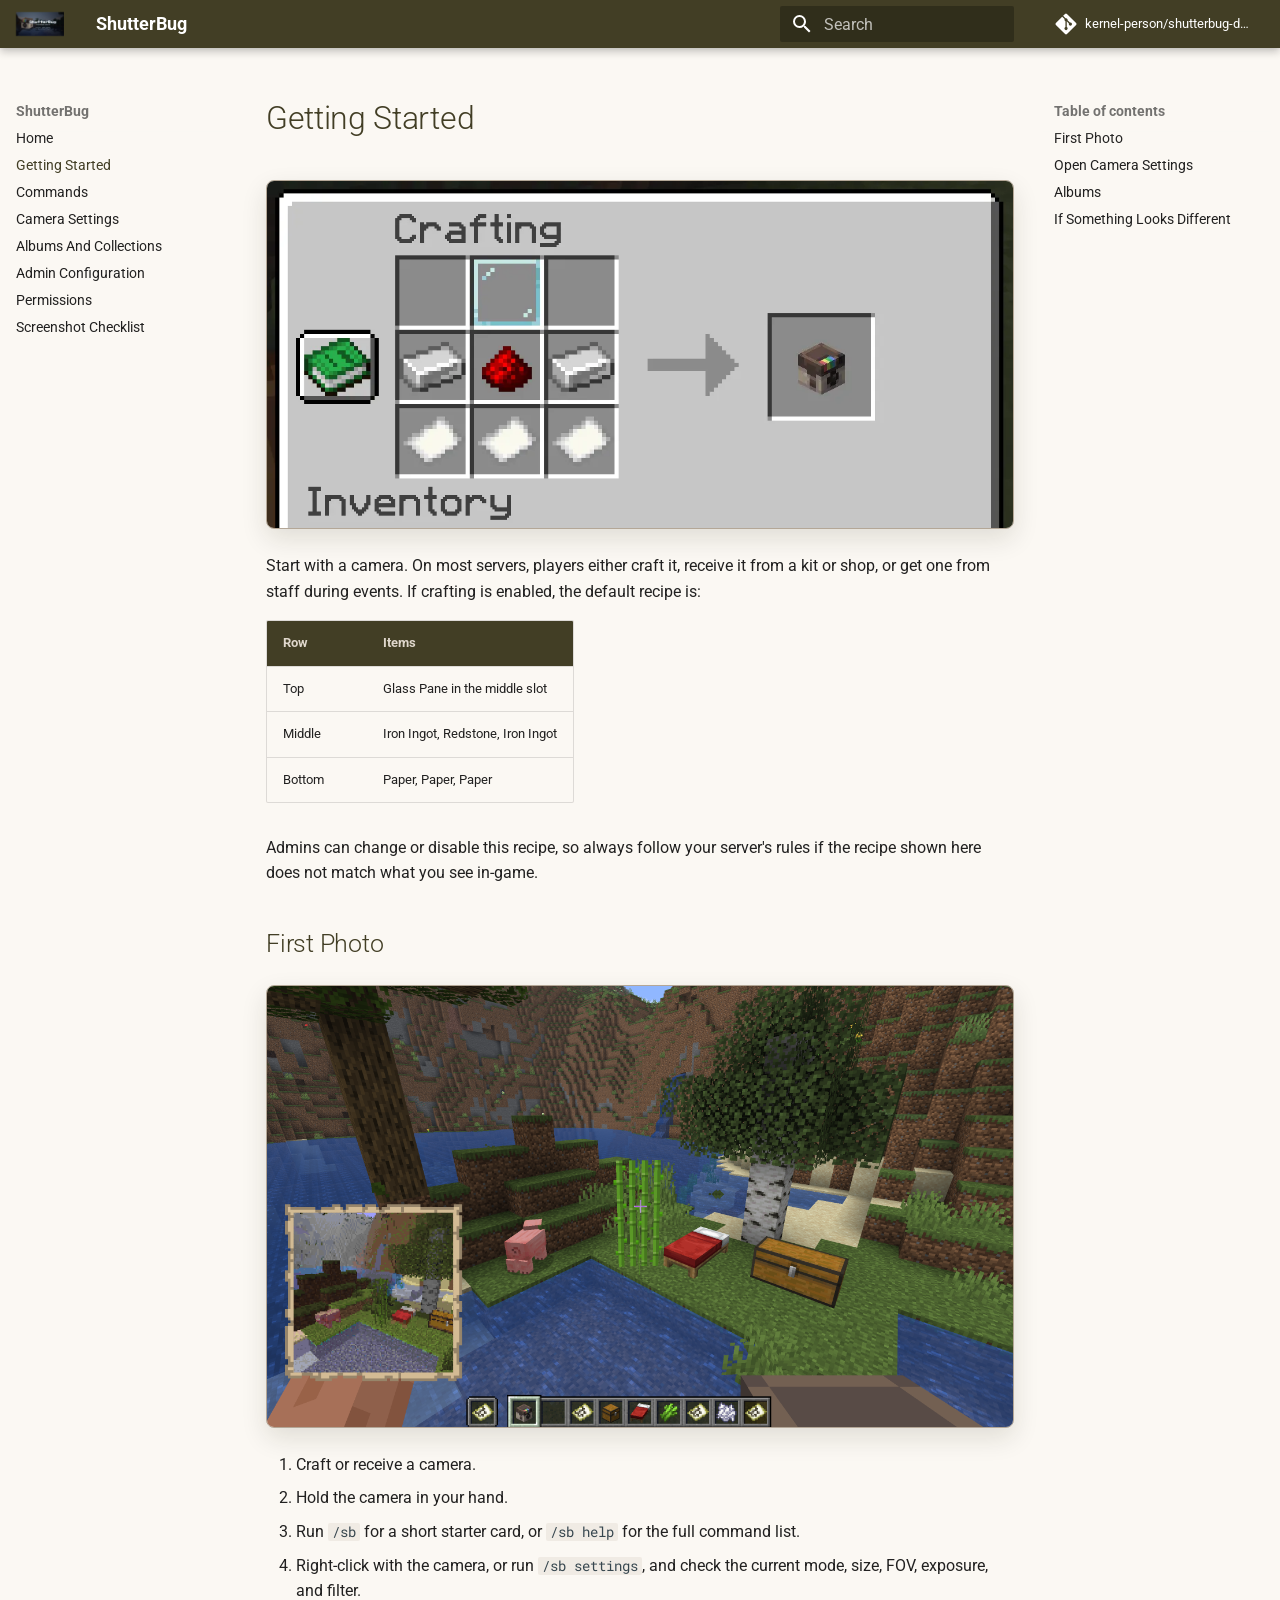
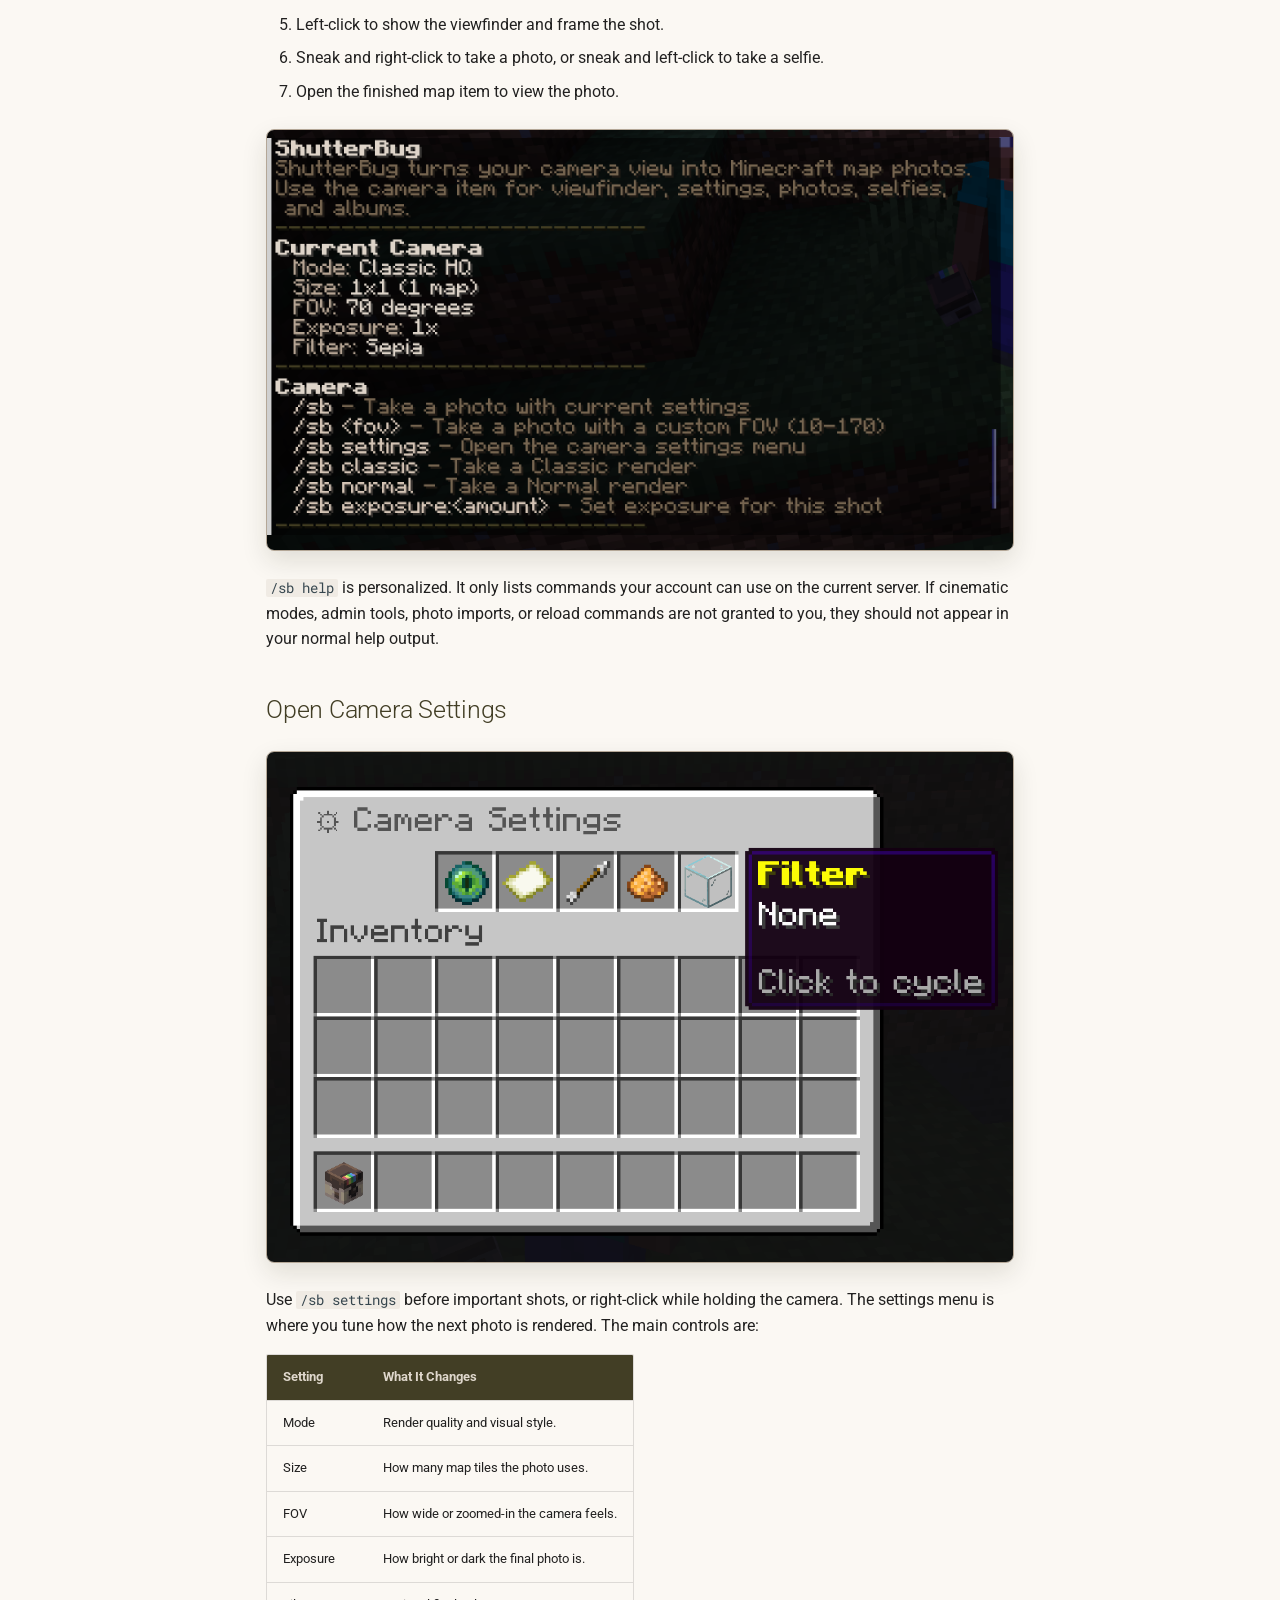
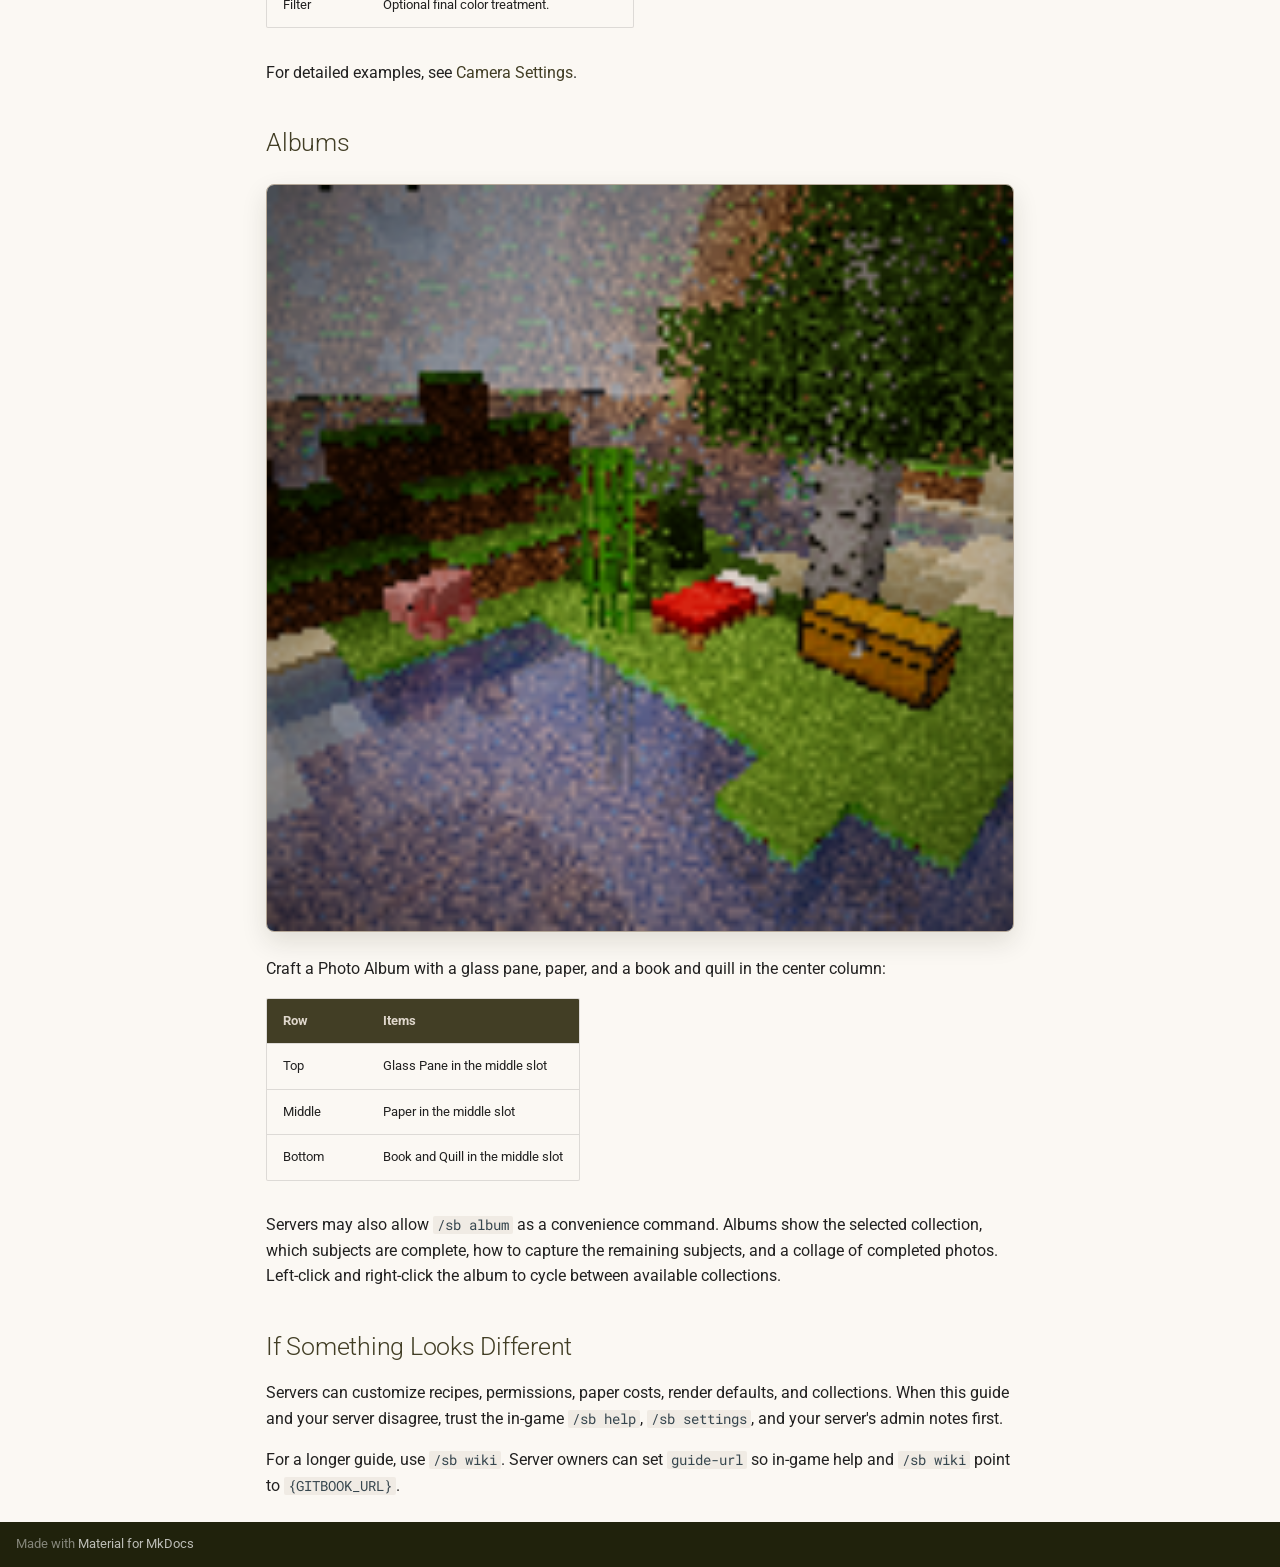
<file: getting-started/index.html>
<!doctype html>
<html lang="en" class="no-js">
  <head>
    
      <meta charset="utf-8">
      <meta name="viewport" content="width=device-width,initial-scale=1">
      
        <meta name="description" content="User and admin documentation for the ShutterBug Minecraft photography plugin.">
      
      
      
        <link rel="canonical" href="https://kernel-person.github.io/shutterbug-docs/getting-started/">
      
      
        <link rel="prev" href="..">
      
      
        <link rel="next" href="../commands/">
      
      
      <link rel="icon" href="../images/favicon.png">
      <meta name="generator" content="mkdocs-1.6.1, mkdocs-material-9.6.14">
    
    
      
        <title>Getting Started - ShutterBug</title>
      
    
    
      <link rel="stylesheet" href="../assets/stylesheets/main.342714a4.min.css">
      
        
        <link rel="stylesheet" href="../assets/stylesheets/palette.06af60db.min.css">
      
      


    
    
      
    
    
      
        
        
        <link rel="preconnect" href="https://fonts.gstatic.com" crossorigin>
        <link rel="stylesheet" href="https://fonts.googleapis.com/css?family=Roboto:300,300i,400,400i,700,700i%7CRoboto+Mono:400,400i,700,700i&display=fallback">
        <style>:root{--md-text-font:"Roboto";--md-code-font:"Roboto Mono"}</style>
      
    
    
      <link rel="stylesheet" href="../stylesheets/extra.css">
    
    <script>__md_scope=new URL("..",location),__md_hash=e=>[...e].reduce(((e,_)=>(e<<5)-e+_.charCodeAt(0)),0),__md_get=(e,_=localStorage,t=__md_scope)=>JSON.parse(_.getItem(t.pathname+"."+e)),__md_set=(e,_,t=localStorage,a=__md_scope)=>{try{t.setItem(a.pathname+"."+e,JSON.stringify(_))}catch(e){}}</script>
    
      

    
    
    
  </head>
  
  
    
    
      
    
    
    
    
    <body dir="ltr" data-md-color-scheme="default" data-md-color-primary="brown" data-md-color-accent="brown">
  
    
    <input class="md-toggle" data-md-toggle="drawer" type="checkbox" id="__drawer" autocomplete="off">
    <input class="md-toggle" data-md-toggle="search" type="checkbox" id="__search" autocomplete="off">
    <label class="md-overlay" for="__drawer"></label>
    <div data-md-component="skip">
      
        
        <a href="#getting-started" class="md-skip">
          Skip to content
        </a>
      
    </div>
    <div data-md-component="announce">
      
    </div>
    
    
      

  

<header class="md-header md-header--shadow" data-md-component="header">
  <nav class="md-header__inner md-grid" aria-label="Header">
    <a href=".." title="ShutterBug" class="md-header__button md-logo" aria-label="ShutterBug" data-md-component="logo">
      
  <img src="../images/hero-camera-album.png" alt="logo">

    </a>
    <label class="md-header__button md-icon" for="__drawer">
      
      <svg xmlns="http://www.w3.org/2000/svg" viewBox="0 0 24 24"><path d="M3 6h18v2H3zm0 5h18v2H3zm0 5h18v2H3z"/></svg>
    </label>
    <div class="md-header__title" data-md-component="header-title">
      <div class="md-header__ellipsis">
        <div class="md-header__topic">
          <span class="md-ellipsis">
            ShutterBug
          </span>
        </div>
        <div class="md-header__topic" data-md-component="header-topic">
          <span class="md-ellipsis">
            
              Getting Started
            
          </span>
        </div>
      </div>
    </div>
    
      
        <form class="md-header__option" data-md-component="palette">
  
    
    
    
    <input class="md-option" data-md-color-media="" data-md-color-scheme="default" data-md-color-primary="brown" data-md-color-accent="brown"  aria-hidden="true"  type="radio" name="__palette" id="__palette_0">
    
  
</form>
      
    
    
      <script>var palette=__md_get("__palette");if(palette&&palette.color){if("(prefers-color-scheme)"===palette.color.media){var media=matchMedia("(prefers-color-scheme: light)"),input=document.querySelector(media.matches?"[data-md-color-media='(prefers-color-scheme: light)']":"[data-md-color-media='(prefers-color-scheme: dark)']");palette.color.media=input.getAttribute("data-md-color-media"),palette.color.scheme=input.getAttribute("data-md-color-scheme"),palette.color.primary=input.getAttribute("data-md-color-primary"),palette.color.accent=input.getAttribute("data-md-color-accent")}for(var[key,value]of Object.entries(palette.color))document.body.setAttribute("data-md-color-"+key,value)}</script>
    
    
    
      
      
        <label class="md-header__button md-icon" for="__search">
          
          <svg xmlns="http://www.w3.org/2000/svg" viewBox="0 0 24 24"><path d="M9.5 3A6.5 6.5 0 0 1 16 9.5c0 1.61-.59 3.09-1.56 4.23l.27.27h.79l5 5-1.5 1.5-5-5v-.79l-.27-.27A6.52 6.52 0 0 1 9.5 16 6.5 6.5 0 0 1 3 9.5 6.5 6.5 0 0 1 9.5 3m0 2C7 5 5 7 5 9.5S7 14 9.5 14 14 12 14 9.5 12 5 9.5 5"/></svg>
        </label>
        <div class="md-search" data-md-component="search" role="dialog">
  <label class="md-search__overlay" for="__search"></label>
  <div class="md-search__inner" role="search">
    <form class="md-search__form" name="search">
      <input type="text" class="md-search__input" name="query" aria-label="Search" placeholder="Search" autocapitalize="off" autocorrect="off" autocomplete="off" spellcheck="false" data-md-component="search-query" required>
      <label class="md-search__icon md-icon" for="__search">
        
        <svg xmlns="http://www.w3.org/2000/svg" viewBox="0 0 24 24"><path d="M9.5 3A6.5 6.5 0 0 1 16 9.5c0 1.61-.59 3.09-1.56 4.23l.27.27h.79l5 5-1.5 1.5-5-5v-.79l-.27-.27A6.52 6.52 0 0 1 9.5 16 6.5 6.5 0 0 1 3 9.5 6.5 6.5 0 0 1 9.5 3m0 2C7 5 5 7 5 9.5S7 14 9.5 14 14 12 14 9.5 12 5 9.5 5"/></svg>
        
        <svg xmlns="http://www.w3.org/2000/svg" viewBox="0 0 24 24"><path d="M20 11v2H8l5.5 5.5-1.42 1.42L4.16 12l7.92-7.92L13.5 5.5 8 11z"/></svg>
      </label>
      <nav class="md-search__options" aria-label="Search">
        
        <button type="reset" class="md-search__icon md-icon" title="Clear" aria-label="Clear" tabindex="-1">
          
          <svg xmlns="http://www.w3.org/2000/svg" viewBox="0 0 24 24"><path d="M19 6.41 17.59 5 12 10.59 6.41 5 5 6.41 10.59 12 5 17.59 6.41 19 12 13.41 17.59 19 19 17.59 13.41 12z"/></svg>
        </button>
      </nav>
      
        <div class="md-search__suggest" data-md-component="search-suggest"></div>
      
    </form>
    <div class="md-search__output">
      <div class="md-search__scrollwrap" tabindex="0" data-md-scrollfix>
        <div class="md-search-result" data-md-component="search-result">
          <div class="md-search-result__meta">
            Initializing search
          </div>
          <ol class="md-search-result__list" role="presentation"></ol>
        </div>
      </div>
    </div>
  </div>
</div>
      
    
    
      <div class="md-header__source">
        <a href="https://github.com/kernel-person/shutterbug-docs" title="Go to repository" class="md-source" data-md-component="source">
  <div class="md-source__icon md-icon">
    
    <svg xmlns="http://www.w3.org/2000/svg" viewBox="0 0 448 512"><!--! Font Awesome Free 6.7.2 by @fontawesome - https://fontawesome.com License - https://fontawesome.com/license/free (Icons: CC BY 4.0, Fonts: SIL OFL 1.1, Code: MIT License) Copyright 2024 Fonticons, Inc.--><path d="M439.55 236.05 244 40.45a28.87 28.87 0 0 0-40.81 0l-40.66 40.63 51.52 51.52c27.06-9.14 52.68 16.77 43.39 43.68l49.66 49.66c34.23-11.8 61.18 31 35.47 56.69-26.49 26.49-70.21-2.87-56-37.34L240.22 199v121.85c25.3 12.54 22.26 41.85 9.08 55a34.34 34.34 0 0 1-48.55 0c-17.57-17.6-11.07-46.91 11.25-56v-123c-20.8-8.51-24.6-30.74-18.64-45L142.57 101 8.45 235.14a28.86 28.86 0 0 0 0 40.81l195.61 195.6a28.86 28.86 0 0 0 40.8 0l194.69-194.69a28.86 28.86 0 0 0 0-40.81"/></svg>
  </div>
  <div class="md-source__repository">
    kernel-person/shutterbug-docs
  </div>
</a>
      </div>
    
  </nav>
  
</header>
    
    <div class="md-container" data-md-component="container">
      
      
        
          
        
      
      <main class="md-main" data-md-component="main">
        <div class="md-main__inner md-grid">
          
            
              
              <div class="md-sidebar md-sidebar--primary" data-md-component="sidebar" data-md-type="navigation" >
                <div class="md-sidebar__scrollwrap">
                  <div class="md-sidebar__inner">
                    



<nav class="md-nav md-nav--primary" aria-label="Navigation" data-md-level="0">
  <label class="md-nav__title" for="__drawer">
    <a href=".." title="ShutterBug" class="md-nav__button md-logo" aria-label="ShutterBug" data-md-component="logo">
      
  <img src="../images/hero-camera-album.png" alt="logo">

    </a>
    ShutterBug
  </label>
  
    <div class="md-nav__source">
      <a href="https://github.com/kernel-person/shutterbug-docs" title="Go to repository" class="md-source" data-md-component="source">
  <div class="md-source__icon md-icon">
    
    <svg xmlns="http://www.w3.org/2000/svg" viewBox="0 0 448 512"><!--! Font Awesome Free 6.7.2 by @fontawesome - https://fontawesome.com License - https://fontawesome.com/license/free (Icons: CC BY 4.0, Fonts: SIL OFL 1.1, Code: MIT License) Copyright 2024 Fonticons, Inc.--><path d="M439.55 236.05 244 40.45a28.87 28.87 0 0 0-40.81 0l-40.66 40.63 51.52 51.52c27.06-9.14 52.68 16.77 43.39 43.68l49.66 49.66c34.23-11.8 61.18 31 35.47 56.69-26.49 26.49-70.21-2.87-56-37.34L240.22 199v121.85c25.3 12.54 22.26 41.85 9.08 55a34.34 34.34 0 0 1-48.55 0c-17.57-17.6-11.07-46.91 11.25-56v-123c-20.8-8.51-24.6-30.74-18.64-45L142.57 101 8.45 235.14a28.86 28.86 0 0 0 0 40.81l195.61 195.6a28.86 28.86 0 0 0 40.8 0l194.69-194.69a28.86 28.86 0 0 0 0-40.81"/></svg>
  </div>
  <div class="md-source__repository">
    kernel-person/shutterbug-docs
  </div>
</a>
    </div>
  
  <ul class="md-nav__list" data-md-scrollfix>
    
      
      
  
  
  
  
    <li class="md-nav__item">
      <a href=".." class="md-nav__link">
        
  
  
  <span class="md-ellipsis">
    Home
    
  </span>
  

      </a>
    </li>
  

    
      
      
  
  
    
  
  
  
    <li class="md-nav__item md-nav__item--active">
      
      <input class="md-nav__toggle md-toggle" type="checkbox" id="__toc">
      
      
        
      
      
        <label class="md-nav__link md-nav__link--active" for="__toc">
          
  
  
  <span class="md-ellipsis">
    Getting Started
    
  </span>
  

          <span class="md-nav__icon md-icon"></span>
        </label>
      
      <a href="./" class="md-nav__link md-nav__link--active">
        
  
  
  <span class="md-ellipsis">
    Getting Started
    
  </span>
  

      </a>
      
        

<nav class="md-nav md-nav--secondary" aria-label="Table of contents">
  
  
  
    
  
  
    <label class="md-nav__title" for="__toc">
      <span class="md-nav__icon md-icon"></span>
      Table of contents
    </label>
    <ul class="md-nav__list" data-md-component="toc" data-md-scrollfix>
      
        <li class="md-nav__item">
  <a href="#first-photo" class="md-nav__link">
    <span class="md-ellipsis">
      First Photo
    </span>
  </a>
  
</li>
      
        <li class="md-nav__item">
  <a href="#open-camera-settings" class="md-nav__link">
    <span class="md-ellipsis">
      Open Camera Settings
    </span>
  </a>
  
</li>
      
        <li class="md-nav__item">
  <a href="#albums" class="md-nav__link">
    <span class="md-ellipsis">
      Albums
    </span>
  </a>
  
</li>
      
        <li class="md-nav__item">
  <a href="#if-something-looks-different" class="md-nav__link">
    <span class="md-ellipsis">
      If Something Looks Different
    </span>
  </a>
  
</li>
      
    </ul>
  
</nav>
      
    </li>
  

    
      
      
  
  
  
  
    <li class="md-nav__item">
      <a href="../commands/" class="md-nav__link">
        
  
  
  <span class="md-ellipsis">
    Commands
    
  </span>
  

      </a>
    </li>
  

    
      
      
  
  
  
  
    <li class="md-nav__item">
      <a href="../camera-settings/" class="md-nav__link">
        
  
  
  <span class="md-ellipsis">
    Camera Settings
    
  </span>
  

      </a>
    </li>
  

    
      
      
  
  
  
  
    <li class="md-nav__item">
      <a href="../albums-and-collections/" class="md-nav__link">
        
  
  
  <span class="md-ellipsis">
    Albums And Collections
    
  </span>
  

      </a>
    </li>
  

    
      
      
  
  
  
  
    <li class="md-nav__item">
      <a href="../admin-configuration/" class="md-nav__link">
        
  
  
  <span class="md-ellipsis">
    Admin Configuration
    
  </span>
  

      </a>
    </li>
  

    
      
      
  
  
  
  
    <li class="md-nav__item">
      <a href="../permissions/" class="md-nav__link">
        
  
  
  <span class="md-ellipsis">
    Permissions
    
  </span>
  

      </a>
    </li>
  

    
      
      
  
  
  
  
    <li class="md-nav__item">
      <a href="../screenshots/" class="md-nav__link">
        
  
  
  <span class="md-ellipsis">
    Screenshot Checklist
    
  </span>
  

      </a>
    </li>
  

    
  </ul>
</nav>
                  </div>
                </div>
              </div>
            
            
              
              <div class="md-sidebar md-sidebar--secondary" data-md-component="sidebar" data-md-type="toc" >
                <div class="md-sidebar__scrollwrap">
                  <div class="md-sidebar__inner">
                    

<nav class="md-nav md-nav--secondary" aria-label="Table of contents">
  
  
  
    
  
  
    <label class="md-nav__title" for="__toc">
      <span class="md-nav__icon md-icon"></span>
      Table of contents
    </label>
    <ul class="md-nav__list" data-md-component="toc" data-md-scrollfix>
      
        <li class="md-nav__item">
  <a href="#first-photo" class="md-nav__link">
    <span class="md-ellipsis">
      First Photo
    </span>
  </a>
  
</li>
      
        <li class="md-nav__item">
  <a href="#open-camera-settings" class="md-nav__link">
    <span class="md-ellipsis">
      Open Camera Settings
    </span>
  </a>
  
</li>
      
        <li class="md-nav__item">
  <a href="#albums" class="md-nav__link">
    <span class="md-ellipsis">
      Albums
    </span>
  </a>
  
</li>
      
        <li class="md-nav__item">
  <a href="#if-something-looks-different" class="md-nav__link">
    <span class="md-ellipsis">
      If Something Looks Different
    </span>
  </a>
  
</li>
      
    </ul>
  
</nav>
                  </div>
                </div>
              </div>
            
          
          
            <div class="md-content" data-md-component="content">
              <article class="md-content__inner md-typeset">
                
                  


  
  


<h1 id="getting-started">Getting Started</h1>
<p><img alt="Player crafting a ShutterBug camera" src="../images/crafting-recipe.png" /></p>
<p>Start with a camera. On most servers, players either craft it, receive it from a kit or shop, or get one from staff during events. If crafting is enabled, the default recipe is:</p>
<table>
<thead>
<tr>
<th>Row</th>
<th>Items</th>
</tr>
</thead>
<tbody>
<tr>
<td>Top</td>
<td>Glass Pane in the middle slot</td>
</tr>
<tr>
<td>Middle</td>
<td>Iron Ingot, Redstone, Iron Ingot</td>
</tr>
<tr>
<td>Bottom</td>
<td>Paper, Paper, Paper</td>
</tr>
</tbody>
</table>
<p>Admins can change or disable this recipe, so always follow your server's rules if the recipe shown here does not match what you see in-game.</p>
<h2 id="first-photo">First Photo</h2>
<p><img alt="Player holding the ShutterBug camera" src="../images/holding-camera.png" /></p>
<ol>
<li>Craft or receive a camera.</li>
<li>Hold the camera in your hand.</li>
<li>Run <code>/sb</code> for a short starter card, or <code>/sb help</code> for the full command list.</li>
<li>Right-click with the camera, or run <code>/sb settings</code>, and check the current mode, size, FOV, exposure, and filter.</li>
<li>Left-click to show the viewfinder and frame the shot.</li>
<li>Sneak and right-click to take a photo, or sneak and left-click to take a selfie.</li>
<li>Open the finished map item to view the photo.</li>
</ol>
<p><img alt="ShutterBug help command" src="../images/help-command.png" /></p>
<p><code>/sb help</code> is personalized. It only lists commands your account can use on the current server. If cinematic modes, admin tools, photo imports, or reload commands are not granted to you, they should not appear in your normal help output.</p>
<h2 id="open-camera-settings">Open Camera Settings</h2>
<p><img alt="ShutterBug settings menu" src="../images/settings-menu.png" /></p>
<p>Use <code>/sb settings</code> before important shots, or right-click while holding the camera. The settings menu is where you tune how the next photo is rendered. The main controls are:</p>
<table>
<thead>
<tr>
<th>Setting</th>
<th>What It Changes</th>
</tr>
</thead>
<tbody>
<tr>
<td>Mode</td>
<td>Render quality and visual style.</td>
</tr>
<tr>
<td>Size</td>
<td>How many map tiles the photo uses.</td>
</tr>
<tr>
<td>FOV</td>
<td>How wide or zoomed-in the camera feels.</td>
</tr>
<tr>
<td>Exposure</td>
<td>How bright or dark the final photo is.</td>
</tr>
<tr>
<td>Filter</td>
<td>Optional final color treatment.</td>
</tr>
</tbody>
</table>
<p>For detailed examples, see <a href="../camera-settings/">Camera Settings</a>.</p>
<h2 id="albums">Albums</h2>
<p><img alt="First ShutterBug photo map" src="../images/first-photo-map.png" /></p>
<p>Craft a Photo Album with a glass pane, paper, and a book and quill in the center column:</p>
<table>
<thead>
<tr>
<th>Row</th>
<th>Items</th>
</tr>
</thead>
<tbody>
<tr>
<td>Top</td>
<td>Glass Pane in the middle slot</td>
</tr>
<tr>
<td>Middle</td>
<td>Paper in the middle slot</td>
</tr>
<tr>
<td>Bottom</td>
<td>Book and Quill in the middle slot</td>
</tr>
</tbody>
</table>
<p>Servers may also allow <code>/sb album</code> as a convenience command. Albums show the selected collection, which subjects are complete, how to capture the remaining subjects, and a collage of completed photos. Left-click and right-click the album to cycle between available collections.</p>
<h2 id="if-something-looks-different">If Something Looks Different</h2>
<p>Servers can customize recipes, permissions, paper costs, render defaults, and collections. When this guide and your server disagree, trust the in-game <code>/sb help</code>, <code>/sb settings</code>, and your server's admin notes first.</p>
<p>For a longer guide, use <code>/sb wiki</code>. Server owners can set <code>guide-url</code> so in-game help and <code>/sb wiki</code> point to <code>{GITBOOK_URL}</code>.</p>












                
              </article>
            </div>
          
          
<script>var target=document.getElementById(location.hash.slice(1));target&&target.name&&(target.checked=target.name.startsWith("__tabbed_"))</script>
        </div>
        
          <button type="button" class="md-top md-icon" data-md-component="top" hidden>
  
  <svg xmlns="http://www.w3.org/2000/svg" viewBox="0 0 24 24"><path d="M13 20h-2V8l-5.5 5.5-1.42-1.42L12 4.16l7.92 7.92-1.42 1.42L13 8z"/></svg>
  Back to top
</button>
        
      </main>
      
        <footer class="md-footer">
  
  <div class="md-footer-meta md-typeset">
    <div class="md-footer-meta__inner md-grid">
      <div class="md-copyright">
  
  
    Made with
    <a href="https://squidfunk.github.io/mkdocs-material/" target="_blank" rel="noopener">
      Material for MkDocs
    </a>
  
</div>
      
    </div>
  </div>
</footer>
      
    </div>
    <div class="md-dialog" data-md-component="dialog">
      <div class="md-dialog__inner md-typeset"></div>
    </div>
    
    
    
      
      <script id="__config" type="application/json">{"base": "..", "features": ["navigation.sections", "navigation.top", "search.suggest", "search.highlight", "content.code.copy"], "search": "../assets/javascripts/workers/search.d50fe291.min.js", "tags": null, "translations": {"clipboard.copied": "Copied to clipboard", "clipboard.copy": "Copy to clipboard", "search.result.more.one": "1 more on this page", "search.result.more.other": "# more on this page", "search.result.none": "No matching documents", "search.result.one": "1 matching document", "search.result.other": "# matching documents", "search.result.placeholder": "Type to start searching", "search.result.term.missing": "Missing", "select.version": "Select version"}, "version": null}</script>
    
    
      <script src="../assets/javascripts/bundle.13a4f30d.min.js"></script>
      
    
  </body>
</html>
</file>
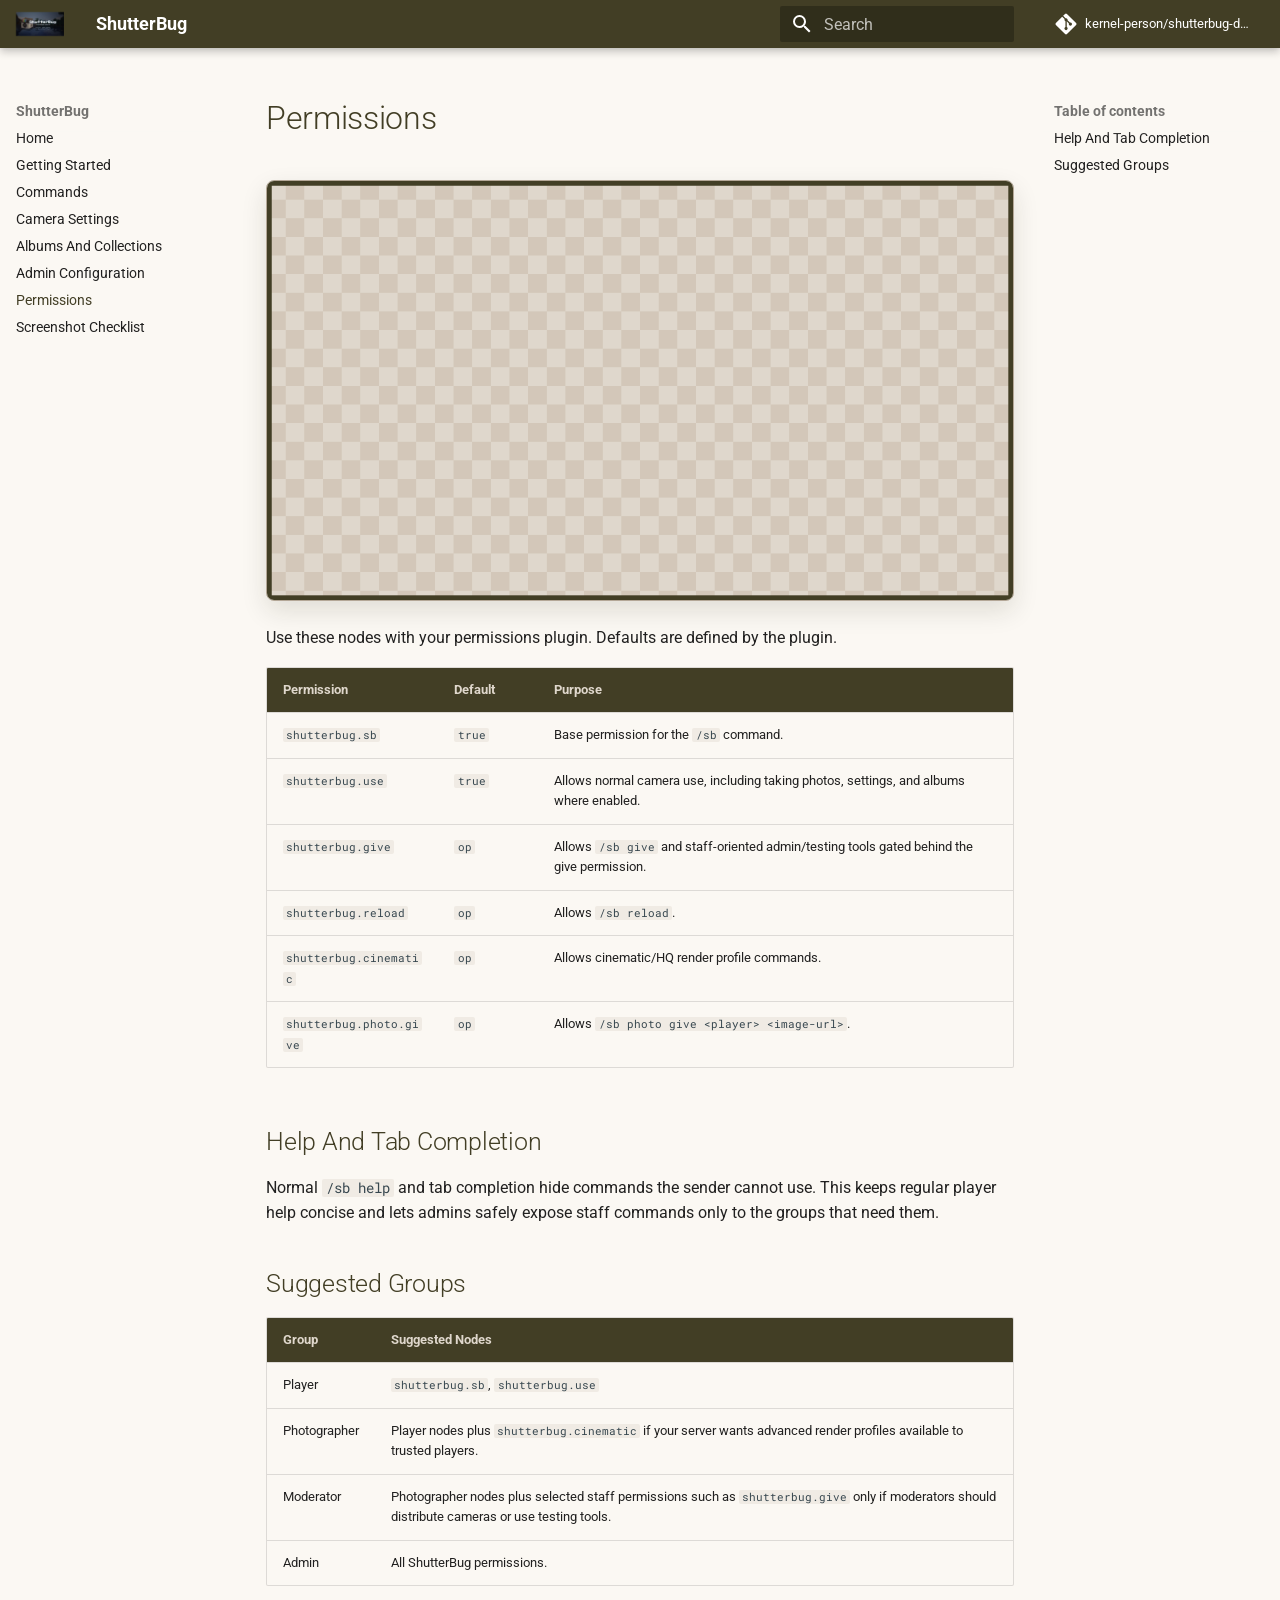
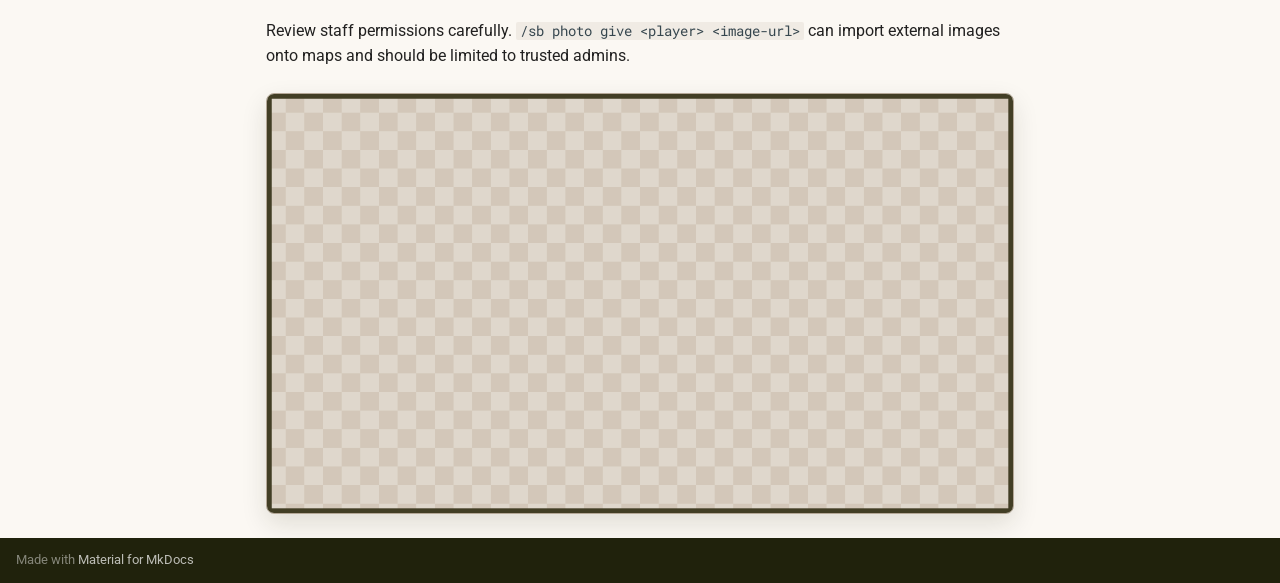
<file: permissions/index.html>
<!doctype html>
<html lang="en" class="no-js">
  <head>
    
      <meta charset="utf-8">
      <meta name="viewport" content="width=device-width,initial-scale=1">
      
        <meta name="description" content="User and admin documentation for the ShutterBug Minecraft photography plugin.">
      
      
      
        <link rel="canonical" href="https://kernel-person.github.io/shutterbug-docs/permissions/">
      
      
        <link rel="prev" href="../admin-configuration/">
      
      
        <link rel="next" href="../screenshots/">
      
      
      <link rel="icon" href="../images/favicon.png">
      <meta name="generator" content="mkdocs-1.6.1, mkdocs-material-9.6.14">
    
    
      
        <title>Permissions - ShutterBug</title>
      
    
    
      <link rel="stylesheet" href="../assets/stylesheets/main.342714a4.min.css">
      
        
        <link rel="stylesheet" href="../assets/stylesheets/palette.06af60db.min.css">
      
      


    
    
      
    
    
      
        
        
        <link rel="preconnect" href="https://fonts.gstatic.com" crossorigin>
        <link rel="stylesheet" href="https://fonts.googleapis.com/css?family=Roboto:300,300i,400,400i,700,700i%7CRoboto+Mono:400,400i,700,700i&display=fallback">
        <style>:root{--md-text-font:"Roboto";--md-code-font:"Roboto Mono"}</style>
      
    
    
      <link rel="stylesheet" href="../stylesheets/extra.css">
    
    <script>__md_scope=new URL("..",location),__md_hash=e=>[...e].reduce(((e,_)=>(e<<5)-e+_.charCodeAt(0)),0),__md_get=(e,_=localStorage,t=__md_scope)=>JSON.parse(_.getItem(t.pathname+"."+e)),__md_set=(e,_,t=localStorage,a=__md_scope)=>{try{t.setItem(a.pathname+"."+e,JSON.stringify(_))}catch(e){}}</script>
    
      

    
    
    
  </head>
  
  
    
    
      
    
    
    
    
    <body dir="ltr" data-md-color-scheme="default" data-md-color-primary="brown" data-md-color-accent="brown">
  
    
    <input class="md-toggle" data-md-toggle="drawer" type="checkbox" id="__drawer" autocomplete="off">
    <input class="md-toggle" data-md-toggle="search" type="checkbox" id="__search" autocomplete="off">
    <label class="md-overlay" for="__drawer"></label>
    <div data-md-component="skip">
      
        
        <a href="#permissions" class="md-skip">
          Skip to content
        </a>
      
    </div>
    <div data-md-component="announce">
      
    </div>
    
    
      

  

<header class="md-header md-header--shadow" data-md-component="header">
  <nav class="md-header__inner md-grid" aria-label="Header">
    <a href=".." title="ShutterBug" class="md-header__button md-logo" aria-label="ShutterBug" data-md-component="logo">
      
  <img src="../images/hero-camera-album.png" alt="logo">

    </a>
    <label class="md-header__button md-icon" for="__drawer">
      
      <svg xmlns="http://www.w3.org/2000/svg" viewBox="0 0 24 24"><path d="M3 6h18v2H3zm0 5h18v2H3zm0 5h18v2H3z"/></svg>
    </label>
    <div class="md-header__title" data-md-component="header-title">
      <div class="md-header__ellipsis">
        <div class="md-header__topic">
          <span class="md-ellipsis">
            ShutterBug
          </span>
        </div>
        <div class="md-header__topic" data-md-component="header-topic">
          <span class="md-ellipsis">
            
              Permissions
            
          </span>
        </div>
      </div>
    </div>
    
      
        <form class="md-header__option" data-md-component="palette">
  
    
    
    
    <input class="md-option" data-md-color-media="" data-md-color-scheme="default" data-md-color-primary="brown" data-md-color-accent="brown"  aria-hidden="true"  type="radio" name="__palette" id="__palette_0">
    
  
</form>
      
    
    
      <script>var palette=__md_get("__palette");if(palette&&palette.color){if("(prefers-color-scheme)"===palette.color.media){var media=matchMedia("(prefers-color-scheme: light)"),input=document.querySelector(media.matches?"[data-md-color-media='(prefers-color-scheme: light)']":"[data-md-color-media='(prefers-color-scheme: dark)']");palette.color.media=input.getAttribute("data-md-color-media"),palette.color.scheme=input.getAttribute("data-md-color-scheme"),palette.color.primary=input.getAttribute("data-md-color-primary"),palette.color.accent=input.getAttribute("data-md-color-accent")}for(var[key,value]of Object.entries(palette.color))document.body.setAttribute("data-md-color-"+key,value)}</script>
    
    
    
      
      
        <label class="md-header__button md-icon" for="__search">
          
          <svg xmlns="http://www.w3.org/2000/svg" viewBox="0 0 24 24"><path d="M9.5 3A6.5 6.5 0 0 1 16 9.5c0 1.61-.59 3.09-1.56 4.23l.27.27h.79l5 5-1.5 1.5-5-5v-.79l-.27-.27A6.52 6.52 0 0 1 9.5 16 6.5 6.5 0 0 1 3 9.5 6.5 6.5 0 0 1 9.5 3m0 2C7 5 5 7 5 9.5S7 14 9.5 14 14 12 14 9.5 12 5 9.5 5"/></svg>
        </label>
        <div class="md-search" data-md-component="search" role="dialog">
  <label class="md-search__overlay" for="__search"></label>
  <div class="md-search__inner" role="search">
    <form class="md-search__form" name="search">
      <input type="text" class="md-search__input" name="query" aria-label="Search" placeholder="Search" autocapitalize="off" autocorrect="off" autocomplete="off" spellcheck="false" data-md-component="search-query" required>
      <label class="md-search__icon md-icon" for="__search">
        
        <svg xmlns="http://www.w3.org/2000/svg" viewBox="0 0 24 24"><path d="M9.5 3A6.5 6.5 0 0 1 16 9.5c0 1.61-.59 3.09-1.56 4.23l.27.27h.79l5 5-1.5 1.5-5-5v-.79l-.27-.27A6.52 6.52 0 0 1 9.5 16 6.5 6.5 0 0 1 3 9.5 6.5 6.5 0 0 1 9.5 3m0 2C7 5 5 7 5 9.5S7 14 9.5 14 14 12 14 9.5 12 5 9.5 5"/></svg>
        
        <svg xmlns="http://www.w3.org/2000/svg" viewBox="0 0 24 24"><path d="M20 11v2H8l5.5 5.5-1.42 1.42L4.16 12l7.92-7.92L13.5 5.5 8 11z"/></svg>
      </label>
      <nav class="md-search__options" aria-label="Search">
        
        <button type="reset" class="md-search__icon md-icon" title="Clear" aria-label="Clear" tabindex="-1">
          
          <svg xmlns="http://www.w3.org/2000/svg" viewBox="0 0 24 24"><path d="M19 6.41 17.59 5 12 10.59 6.41 5 5 6.41 10.59 12 5 17.59 6.41 19 12 13.41 17.59 19 19 17.59 13.41 12z"/></svg>
        </button>
      </nav>
      
        <div class="md-search__suggest" data-md-component="search-suggest"></div>
      
    </form>
    <div class="md-search__output">
      <div class="md-search__scrollwrap" tabindex="0" data-md-scrollfix>
        <div class="md-search-result" data-md-component="search-result">
          <div class="md-search-result__meta">
            Initializing search
          </div>
          <ol class="md-search-result__list" role="presentation"></ol>
        </div>
      </div>
    </div>
  </div>
</div>
      
    
    
      <div class="md-header__source">
        <a href="https://github.com/kernel-person/shutterbug-docs" title="Go to repository" class="md-source" data-md-component="source">
  <div class="md-source__icon md-icon">
    
    <svg xmlns="http://www.w3.org/2000/svg" viewBox="0 0 448 512"><!--! Font Awesome Free 6.7.2 by @fontawesome - https://fontawesome.com License - https://fontawesome.com/license/free (Icons: CC BY 4.0, Fonts: SIL OFL 1.1, Code: MIT License) Copyright 2024 Fonticons, Inc.--><path d="M439.55 236.05 244 40.45a28.87 28.87 0 0 0-40.81 0l-40.66 40.63 51.52 51.52c27.06-9.14 52.68 16.77 43.39 43.68l49.66 49.66c34.23-11.8 61.18 31 35.47 56.69-26.49 26.49-70.21-2.87-56-37.34L240.22 199v121.85c25.3 12.54 22.26 41.85 9.08 55a34.34 34.34 0 0 1-48.55 0c-17.57-17.6-11.07-46.91 11.25-56v-123c-20.8-8.51-24.6-30.74-18.64-45L142.57 101 8.45 235.14a28.86 28.86 0 0 0 0 40.81l195.61 195.6a28.86 28.86 0 0 0 40.8 0l194.69-194.69a28.86 28.86 0 0 0 0-40.81"/></svg>
  </div>
  <div class="md-source__repository">
    kernel-person/shutterbug-docs
  </div>
</a>
      </div>
    
  </nav>
  
</header>
    
    <div class="md-container" data-md-component="container">
      
      
        
          
        
      
      <main class="md-main" data-md-component="main">
        <div class="md-main__inner md-grid">
          
            
              
              <div class="md-sidebar md-sidebar--primary" data-md-component="sidebar" data-md-type="navigation" >
                <div class="md-sidebar__scrollwrap">
                  <div class="md-sidebar__inner">
                    



<nav class="md-nav md-nav--primary" aria-label="Navigation" data-md-level="0">
  <label class="md-nav__title" for="__drawer">
    <a href=".." title="ShutterBug" class="md-nav__button md-logo" aria-label="ShutterBug" data-md-component="logo">
      
  <img src="../images/hero-camera-album.png" alt="logo">

    </a>
    ShutterBug
  </label>
  
    <div class="md-nav__source">
      <a href="https://github.com/kernel-person/shutterbug-docs" title="Go to repository" class="md-source" data-md-component="source">
  <div class="md-source__icon md-icon">
    
    <svg xmlns="http://www.w3.org/2000/svg" viewBox="0 0 448 512"><!--! Font Awesome Free 6.7.2 by @fontawesome - https://fontawesome.com License - https://fontawesome.com/license/free (Icons: CC BY 4.0, Fonts: SIL OFL 1.1, Code: MIT License) Copyright 2024 Fonticons, Inc.--><path d="M439.55 236.05 244 40.45a28.87 28.87 0 0 0-40.81 0l-40.66 40.63 51.52 51.52c27.06-9.14 52.68 16.77 43.39 43.68l49.66 49.66c34.23-11.8 61.18 31 35.47 56.69-26.49 26.49-70.21-2.87-56-37.34L240.22 199v121.85c25.3 12.54 22.26 41.85 9.08 55a34.34 34.34 0 0 1-48.55 0c-17.57-17.6-11.07-46.91 11.25-56v-123c-20.8-8.51-24.6-30.74-18.64-45L142.57 101 8.45 235.14a28.86 28.86 0 0 0 0 40.81l195.61 195.6a28.86 28.86 0 0 0 40.8 0l194.69-194.69a28.86 28.86 0 0 0 0-40.81"/></svg>
  </div>
  <div class="md-source__repository">
    kernel-person/shutterbug-docs
  </div>
</a>
    </div>
  
  <ul class="md-nav__list" data-md-scrollfix>
    
      
      
  
  
  
  
    <li class="md-nav__item">
      <a href=".." class="md-nav__link">
        
  
  
  <span class="md-ellipsis">
    Home
    
  </span>
  

      </a>
    </li>
  

    
      
      
  
  
  
  
    <li class="md-nav__item">
      <a href="../getting-started/" class="md-nav__link">
        
  
  
  <span class="md-ellipsis">
    Getting Started
    
  </span>
  

      </a>
    </li>
  

    
      
      
  
  
  
  
    <li class="md-nav__item">
      <a href="../commands/" class="md-nav__link">
        
  
  
  <span class="md-ellipsis">
    Commands
    
  </span>
  

      </a>
    </li>
  

    
      
      
  
  
  
  
    <li class="md-nav__item">
      <a href="../camera-settings/" class="md-nav__link">
        
  
  
  <span class="md-ellipsis">
    Camera Settings
    
  </span>
  

      </a>
    </li>
  

    
      
      
  
  
  
  
    <li class="md-nav__item">
      <a href="../albums-and-collections/" class="md-nav__link">
        
  
  
  <span class="md-ellipsis">
    Albums And Collections
    
  </span>
  

      </a>
    </li>
  

    
      
      
  
  
  
  
    <li class="md-nav__item">
      <a href="../admin-configuration/" class="md-nav__link">
        
  
  
  <span class="md-ellipsis">
    Admin Configuration
    
  </span>
  

      </a>
    </li>
  

    
      
      
  
  
    
  
  
  
    <li class="md-nav__item md-nav__item--active">
      
      <input class="md-nav__toggle md-toggle" type="checkbox" id="__toc">
      
      
        
      
      
        <label class="md-nav__link md-nav__link--active" for="__toc">
          
  
  
  <span class="md-ellipsis">
    Permissions
    
  </span>
  

          <span class="md-nav__icon md-icon"></span>
        </label>
      
      <a href="./" class="md-nav__link md-nav__link--active">
        
  
  
  <span class="md-ellipsis">
    Permissions
    
  </span>
  

      </a>
      
        

<nav class="md-nav md-nav--secondary" aria-label="Table of contents">
  
  
  
    
  
  
    <label class="md-nav__title" for="__toc">
      <span class="md-nav__icon md-icon"></span>
      Table of contents
    </label>
    <ul class="md-nav__list" data-md-component="toc" data-md-scrollfix>
      
        <li class="md-nav__item">
  <a href="#help-and-tab-completion" class="md-nav__link">
    <span class="md-ellipsis">
      Help And Tab Completion
    </span>
  </a>
  
</li>
      
        <li class="md-nav__item">
  <a href="#suggested-groups" class="md-nav__link">
    <span class="md-ellipsis">
      Suggested Groups
    </span>
  </a>
  
</li>
      
    </ul>
  
</nav>
      
    </li>
  

    
      
      
  
  
  
  
    <li class="md-nav__item">
      <a href="../screenshots/" class="md-nav__link">
        
  
  
  <span class="md-ellipsis">
    Screenshot Checklist
    
  </span>
  

      </a>
    </li>
  

    
  </ul>
</nav>
                  </div>
                </div>
              </div>
            
            
              
              <div class="md-sidebar md-sidebar--secondary" data-md-component="sidebar" data-md-type="toc" >
                <div class="md-sidebar__scrollwrap">
                  <div class="md-sidebar__inner">
                    

<nav class="md-nav md-nav--secondary" aria-label="Table of contents">
  
  
  
    
  
  
    <label class="md-nav__title" for="__toc">
      <span class="md-nav__icon md-icon"></span>
      Table of contents
    </label>
    <ul class="md-nav__list" data-md-component="toc" data-md-scrollfix>
      
        <li class="md-nav__item">
  <a href="#help-and-tab-completion" class="md-nav__link">
    <span class="md-ellipsis">
      Help And Tab Completion
    </span>
  </a>
  
</li>
      
        <li class="md-nav__item">
  <a href="#suggested-groups" class="md-nav__link">
    <span class="md-ellipsis">
      Suggested Groups
    </span>
  </a>
  
</li>
      
    </ul>
  
</nav>
                  </div>
                </div>
              </div>
            
          
          
            <div class="md-content" data-md-component="content">
              <article class="md-content__inner md-typeset">
                
                  


  
  


<h1 id="permissions">Permissions</h1>
<p><img alt="ShutterBug admin permission groups" src="../images/permissions-admin-groups.png" /></p>
<p>Use these nodes with your permissions plugin. Defaults are defined by the plugin.</p>
<table>
<thead>
<tr>
<th>Permission</th>
<th>Default</th>
<th>Purpose</th>
</tr>
</thead>
<tbody>
<tr>
<td><code>shutterbug.sb</code></td>
<td><code>true</code></td>
<td>Base permission for the <code>/sb</code> command.</td>
</tr>
<tr>
<td><code>shutterbug.use</code></td>
<td><code>true</code></td>
<td>Allows normal camera use, including taking photos, settings, and albums where enabled.</td>
</tr>
<tr>
<td><code>shutterbug.give</code></td>
<td><code>op</code></td>
<td>Allows <code>/sb give</code> and staff-oriented admin/testing tools gated behind the give permission.</td>
</tr>
<tr>
<td><code>shutterbug.reload</code></td>
<td><code>op</code></td>
<td>Allows <code>/sb reload</code>.</td>
</tr>
<tr>
<td><code>shutterbug.cinematic</code></td>
<td><code>op</code></td>
<td>Allows cinematic/HQ render profile commands.</td>
</tr>
<tr>
<td><code>shutterbug.photo.give</code></td>
<td><code>op</code></td>
<td>Allows <code>/sb photo give &lt;player&gt; &lt;image-url&gt;</code>.</td>
</tr>
</tbody>
</table>
<h2 id="help-and-tab-completion">Help And Tab Completion</h2>
<p>Normal <code>/sb help</code> and tab completion hide commands the sender cannot use. This keeps regular player help concise and lets admins safely expose staff commands only to the groups that need them.</p>
<h2 id="suggested-groups">Suggested Groups</h2>
<table>
<thead>
<tr>
<th>Group</th>
<th>Suggested Nodes</th>
</tr>
</thead>
<tbody>
<tr>
<td>Player</td>
<td><code>shutterbug.sb</code>, <code>shutterbug.use</code></td>
</tr>
<tr>
<td>Photographer</td>
<td>Player nodes plus <code>shutterbug.cinematic</code> if your server wants advanced render profiles available to trusted players.</td>
</tr>
<tr>
<td>Moderator</td>
<td>Photographer nodes plus selected staff permissions such as <code>shutterbug.give</code> only if moderators should distribute cameras or use testing tools.</td>
</tr>
<tr>
<td>Admin</td>
<td>All ShutterBug permissions.</td>
</tr>
</tbody>
</table>
<p>Review staff permissions carefully. <code>/sb photo give &lt;player&gt; &lt;image-url&gt;</code> can import external images onto maps and should be limited to trusted admins.</p>
<p><img alt="ShutterBug URL photo map import" src="../images/photo-import-url-map.png" /></p>












                
              </article>
            </div>
          
          
<script>var target=document.getElementById(location.hash.slice(1));target&&target.name&&(target.checked=target.name.startsWith("__tabbed_"))</script>
        </div>
        
          <button type="button" class="md-top md-icon" data-md-component="top" hidden>
  
  <svg xmlns="http://www.w3.org/2000/svg" viewBox="0 0 24 24"><path d="M13 20h-2V8l-5.5 5.5-1.42-1.42L12 4.16l7.92 7.92-1.42 1.42L13 8z"/></svg>
  Back to top
</button>
        
      </main>
      
        <footer class="md-footer">
  
  <div class="md-footer-meta md-typeset">
    <div class="md-footer-meta__inner md-grid">
      <div class="md-copyright">
  
  
    Made with
    <a href="https://squidfunk.github.io/mkdocs-material/" target="_blank" rel="noopener">
      Material for MkDocs
    </a>
  
</div>
      
    </div>
  </div>
</footer>
      
    </div>
    <div class="md-dialog" data-md-component="dialog">
      <div class="md-dialog__inner md-typeset"></div>
    </div>
    
    
    
      
      <script id="__config" type="application/json">{"base": "..", "features": ["navigation.sections", "navigation.top", "search.suggest", "search.highlight", "content.code.copy"], "search": "../assets/javascripts/workers/search.d50fe291.min.js", "tags": null, "translations": {"clipboard.copied": "Copied to clipboard", "clipboard.copy": "Copy to clipboard", "search.result.more.one": "1 more on this page", "search.result.more.other": "# more on this page", "search.result.none": "No matching documents", "search.result.one": "1 matching document", "search.result.other": "# matching documents", "search.result.placeholder": "Type to start searching", "search.result.term.missing": "Missing", "select.version": "Select version"}, "version": null}</script>
    
    
      <script src="../assets/javascripts/bundle.13a4f30d.min.js"></script>
      
    
  </body>
</html>
</file>
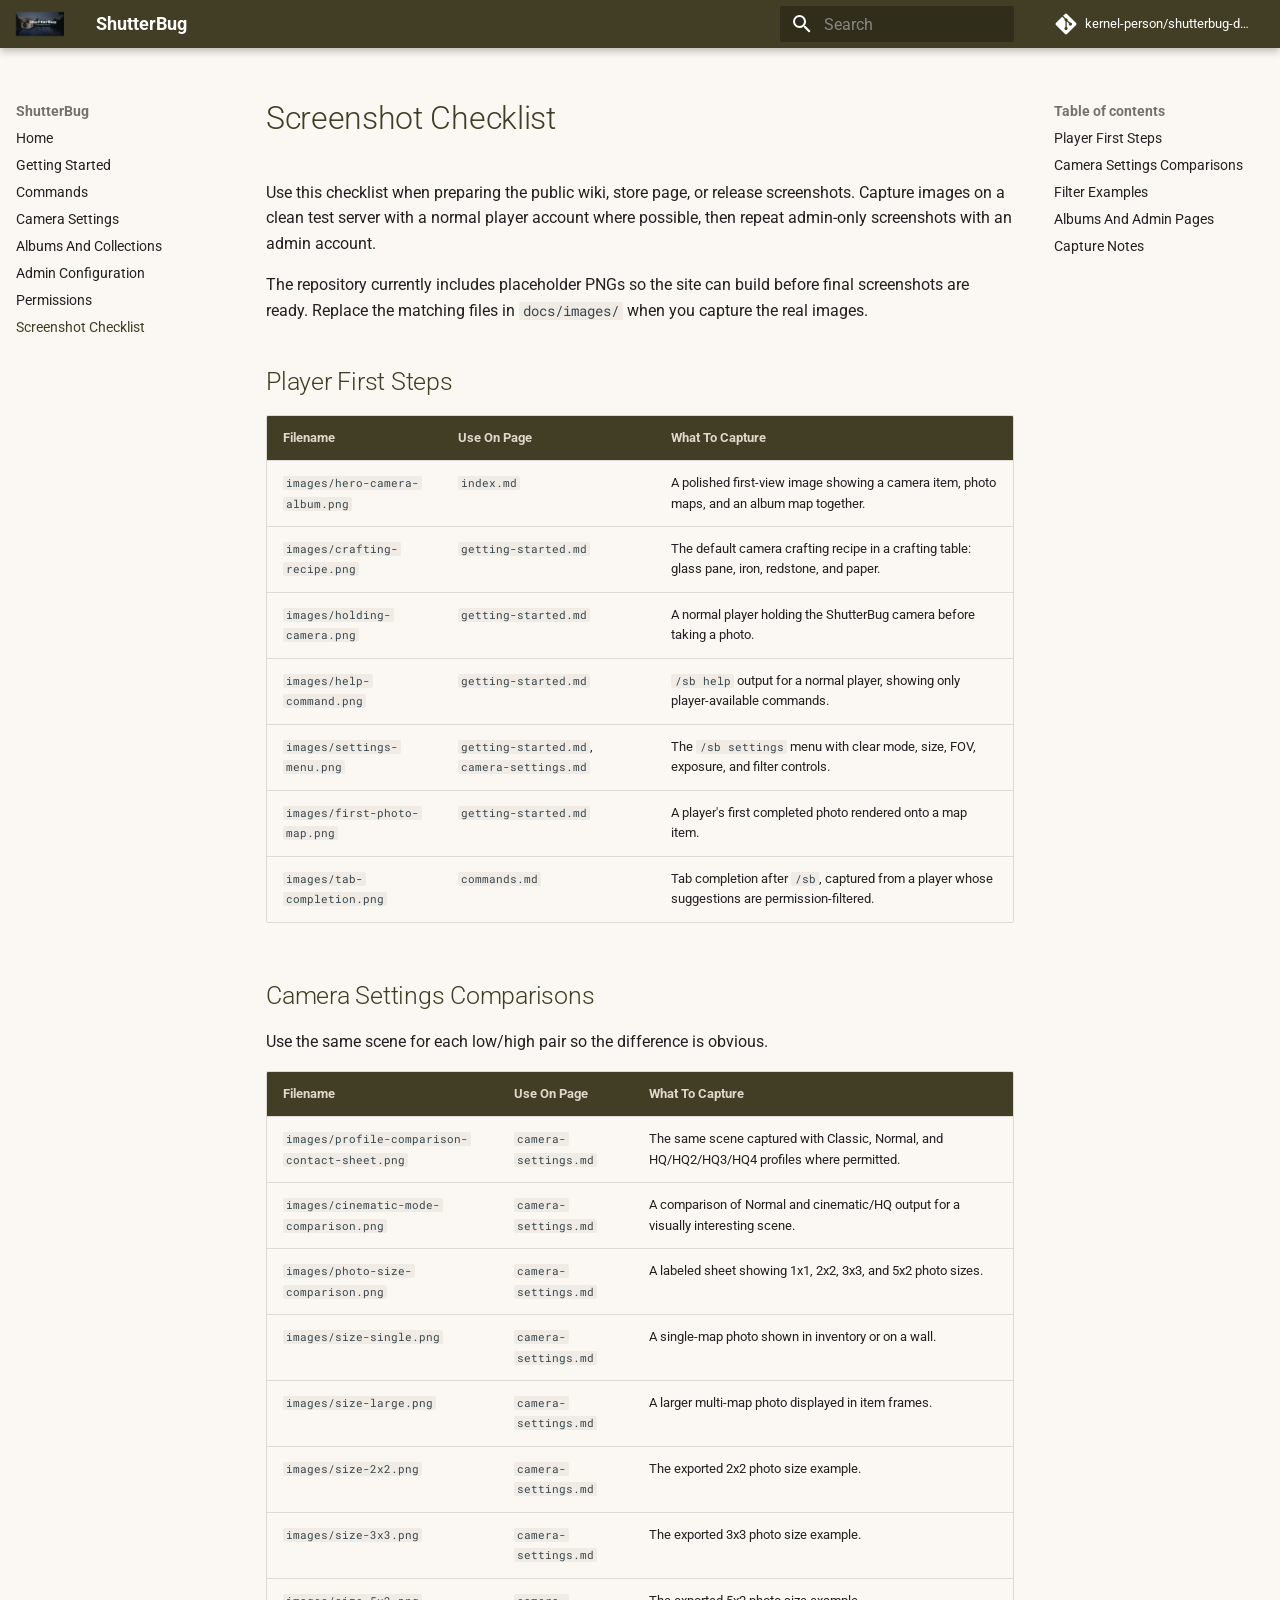
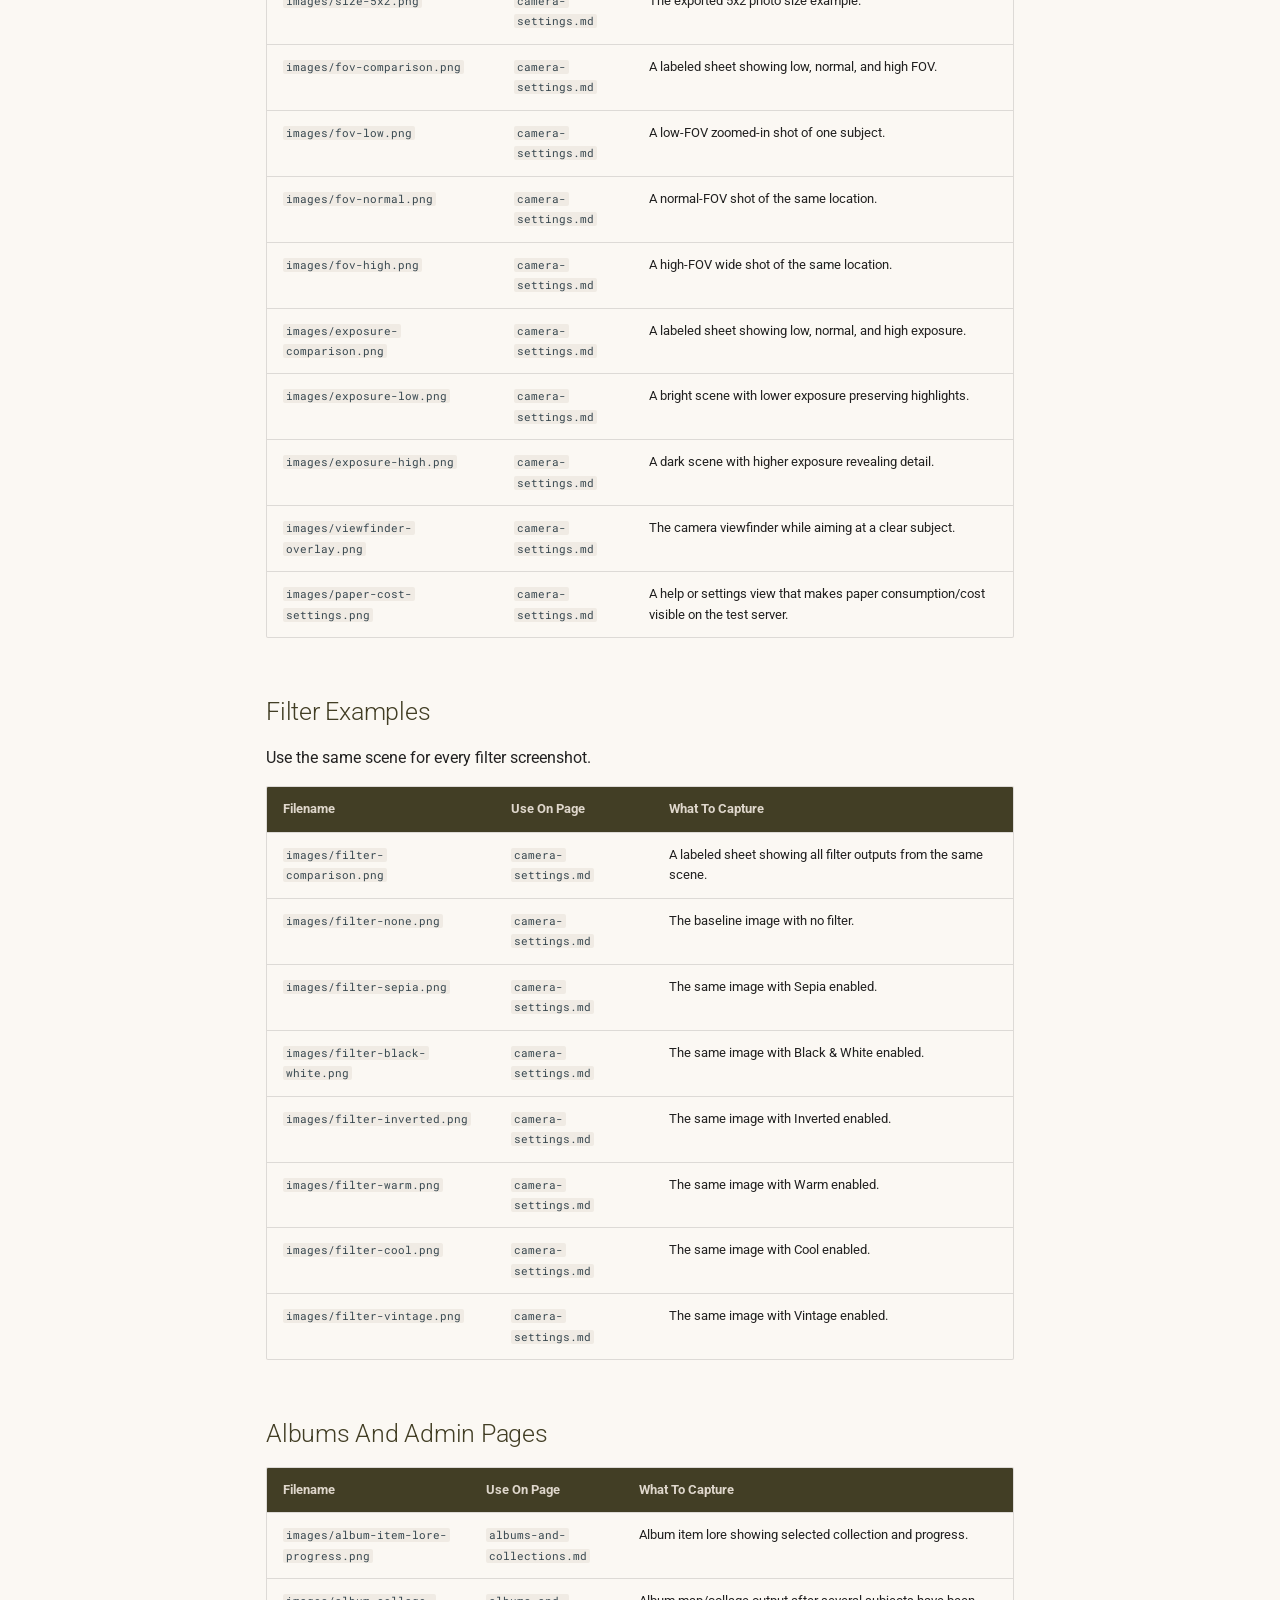
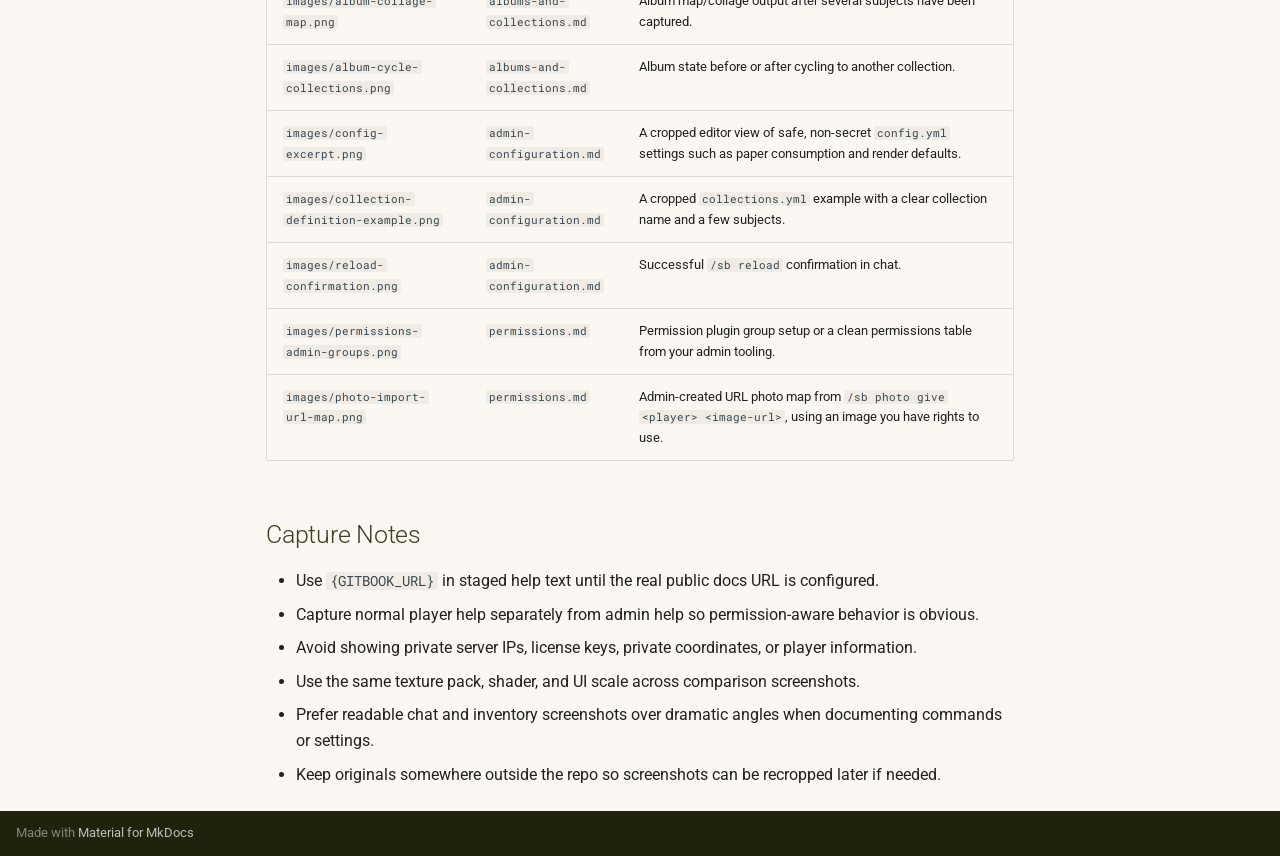
<file: screenshots/index.html>
<!doctype html>
<html lang="en" class="no-js">
  <head>
    
      <meta charset="utf-8">
      <meta name="viewport" content="width=device-width,initial-scale=1">
      
        <meta name="description" content="User and admin documentation for the ShutterBug Minecraft photography plugin.">
      
      
      
        <link rel="canonical" href="https://kernel-person.github.io/shutterbug-docs/screenshots/">
      
      
        <link rel="prev" href="../permissions/">
      
      
      
      <link rel="icon" href="../images/favicon.png">
      <meta name="generator" content="mkdocs-1.6.1, mkdocs-material-9.6.14">
    
    
      
        <title>Screenshot Checklist - ShutterBug</title>
      
    
    
      <link rel="stylesheet" href="../assets/stylesheets/main.342714a4.min.css">
      
        
        <link rel="stylesheet" href="../assets/stylesheets/palette.06af60db.min.css">
      
      


    
    
      
    
    
      
        
        
        <link rel="preconnect" href="https://fonts.gstatic.com" crossorigin>
        <link rel="stylesheet" href="https://fonts.googleapis.com/css?family=Roboto:300,300i,400,400i,700,700i%7CRoboto+Mono:400,400i,700,700i&display=fallback">
        <style>:root{--md-text-font:"Roboto";--md-code-font:"Roboto Mono"}</style>
      
    
    
      <link rel="stylesheet" href="../stylesheets/extra.css">
    
    <script>__md_scope=new URL("..",location),__md_hash=e=>[...e].reduce(((e,_)=>(e<<5)-e+_.charCodeAt(0)),0),__md_get=(e,_=localStorage,t=__md_scope)=>JSON.parse(_.getItem(t.pathname+"."+e)),__md_set=(e,_,t=localStorage,a=__md_scope)=>{try{t.setItem(a.pathname+"."+e,JSON.stringify(_))}catch(e){}}</script>
    
      

    
    
    
  </head>
  
  
    
    
      
    
    
    
    
    <body dir="ltr" data-md-color-scheme="default" data-md-color-primary="brown" data-md-color-accent="brown">
  
    
    <input class="md-toggle" data-md-toggle="drawer" type="checkbox" id="__drawer" autocomplete="off">
    <input class="md-toggle" data-md-toggle="search" type="checkbox" id="__search" autocomplete="off">
    <label class="md-overlay" for="__drawer"></label>
    <div data-md-component="skip">
      
        
        <a href="#screenshot-checklist" class="md-skip">
          Skip to content
        </a>
      
    </div>
    <div data-md-component="announce">
      
    </div>
    
    
      

  

<header class="md-header md-header--shadow" data-md-component="header">
  <nav class="md-header__inner md-grid" aria-label="Header">
    <a href=".." title="ShutterBug" class="md-header__button md-logo" aria-label="ShutterBug" data-md-component="logo">
      
  <img src="../images/hero-camera-album.png" alt="logo">

    </a>
    <label class="md-header__button md-icon" for="__drawer">
      
      <svg xmlns="http://www.w3.org/2000/svg" viewBox="0 0 24 24"><path d="M3 6h18v2H3zm0 5h18v2H3zm0 5h18v2H3z"/></svg>
    </label>
    <div class="md-header__title" data-md-component="header-title">
      <div class="md-header__ellipsis">
        <div class="md-header__topic">
          <span class="md-ellipsis">
            ShutterBug
          </span>
        </div>
        <div class="md-header__topic" data-md-component="header-topic">
          <span class="md-ellipsis">
            
              Screenshot Checklist
            
          </span>
        </div>
      </div>
    </div>
    
      
        <form class="md-header__option" data-md-component="palette">
  
    
    
    
    <input class="md-option" data-md-color-media="" data-md-color-scheme="default" data-md-color-primary="brown" data-md-color-accent="brown"  aria-hidden="true"  type="radio" name="__palette" id="__palette_0">
    
  
</form>
      
    
    
      <script>var palette=__md_get("__palette");if(palette&&palette.color){if("(prefers-color-scheme)"===palette.color.media){var media=matchMedia("(prefers-color-scheme: light)"),input=document.querySelector(media.matches?"[data-md-color-media='(prefers-color-scheme: light)']":"[data-md-color-media='(prefers-color-scheme: dark)']");palette.color.media=input.getAttribute("data-md-color-media"),palette.color.scheme=input.getAttribute("data-md-color-scheme"),palette.color.primary=input.getAttribute("data-md-color-primary"),palette.color.accent=input.getAttribute("data-md-color-accent")}for(var[key,value]of Object.entries(palette.color))document.body.setAttribute("data-md-color-"+key,value)}</script>
    
    
    
      
      
        <label class="md-header__button md-icon" for="__search">
          
          <svg xmlns="http://www.w3.org/2000/svg" viewBox="0 0 24 24"><path d="M9.5 3A6.5 6.5 0 0 1 16 9.5c0 1.61-.59 3.09-1.56 4.23l.27.27h.79l5 5-1.5 1.5-5-5v-.79l-.27-.27A6.52 6.52 0 0 1 9.5 16 6.5 6.5 0 0 1 3 9.5 6.5 6.5 0 0 1 9.5 3m0 2C7 5 5 7 5 9.5S7 14 9.5 14 14 12 14 9.5 12 5 9.5 5"/></svg>
        </label>
        <div class="md-search" data-md-component="search" role="dialog">
  <label class="md-search__overlay" for="__search"></label>
  <div class="md-search__inner" role="search">
    <form class="md-search__form" name="search">
      <input type="text" class="md-search__input" name="query" aria-label="Search" placeholder="Search" autocapitalize="off" autocorrect="off" autocomplete="off" spellcheck="false" data-md-component="search-query" required>
      <label class="md-search__icon md-icon" for="__search">
        
        <svg xmlns="http://www.w3.org/2000/svg" viewBox="0 0 24 24"><path d="M9.5 3A6.5 6.5 0 0 1 16 9.5c0 1.61-.59 3.09-1.56 4.23l.27.27h.79l5 5-1.5 1.5-5-5v-.79l-.27-.27A6.52 6.52 0 0 1 9.5 16 6.5 6.5 0 0 1 3 9.5 6.5 6.5 0 0 1 9.5 3m0 2C7 5 5 7 5 9.5S7 14 9.5 14 14 12 14 9.5 12 5 9.5 5"/></svg>
        
        <svg xmlns="http://www.w3.org/2000/svg" viewBox="0 0 24 24"><path d="M20 11v2H8l5.5 5.5-1.42 1.42L4.16 12l7.92-7.92L13.5 5.5 8 11z"/></svg>
      </label>
      <nav class="md-search__options" aria-label="Search">
        
        <button type="reset" class="md-search__icon md-icon" title="Clear" aria-label="Clear" tabindex="-1">
          
          <svg xmlns="http://www.w3.org/2000/svg" viewBox="0 0 24 24"><path d="M19 6.41 17.59 5 12 10.59 6.41 5 5 6.41 10.59 12 5 17.59 6.41 19 12 13.41 17.59 19 19 17.59 13.41 12z"/></svg>
        </button>
      </nav>
      
        <div class="md-search__suggest" data-md-component="search-suggest"></div>
      
    </form>
    <div class="md-search__output">
      <div class="md-search__scrollwrap" tabindex="0" data-md-scrollfix>
        <div class="md-search-result" data-md-component="search-result">
          <div class="md-search-result__meta">
            Initializing search
          </div>
          <ol class="md-search-result__list" role="presentation"></ol>
        </div>
      </div>
    </div>
  </div>
</div>
      
    
    
      <div class="md-header__source">
        <a href="https://github.com/kernel-person/shutterbug-docs" title="Go to repository" class="md-source" data-md-component="source">
  <div class="md-source__icon md-icon">
    
    <svg xmlns="http://www.w3.org/2000/svg" viewBox="0 0 448 512"><!--! Font Awesome Free 6.7.2 by @fontawesome - https://fontawesome.com License - https://fontawesome.com/license/free (Icons: CC BY 4.0, Fonts: SIL OFL 1.1, Code: MIT License) Copyright 2024 Fonticons, Inc.--><path d="M439.55 236.05 244 40.45a28.87 28.87 0 0 0-40.81 0l-40.66 40.63 51.52 51.52c27.06-9.14 52.68 16.77 43.39 43.68l49.66 49.66c34.23-11.8 61.18 31 35.47 56.69-26.49 26.49-70.21-2.87-56-37.34L240.22 199v121.85c25.3 12.54 22.26 41.85 9.08 55a34.34 34.34 0 0 1-48.55 0c-17.57-17.6-11.07-46.91 11.25-56v-123c-20.8-8.51-24.6-30.74-18.64-45L142.57 101 8.45 235.14a28.86 28.86 0 0 0 0 40.81l195.61 195.6a28.86 28.86 0 0 0 40.8 0l194.69-194.69a28.86 28.86 0 0 0 0-40.81"/></svg>
  </div>
  <div class="md-source__repository">
    kernel-person/shutterbug-docs
  </div>
</a>
      </div>
    
  </nav>
  
</header>
    
    <div class="md-container" data-md-component="container">
      
      
        
          
        
      
      <main class="md-main" data-md-component="main">
        <div class="md-main__inner md-grid">
          
            
              
              <div class="md-sidebar md-sidebar--primary" data-md-component="sidebar" data-md-type="navigation" >
                <div class="md-sidebar__scrollwrap">
                  <div class="md-sidebar__inner">
                    



<nav class="md-nav md-nav--primary" aria-label="Navigation" data-md-level="0">
  <label class="md-nav__title" for="__drawer">
    <a href=".." title="ShutterBug" class="md-nav__button md-logo" aria-label="ShutterBug" data-md-component="logo">
      
  <img src="../images/hero-camera-album.png" alt="logo">

    </a>
    ShutterBug
  </label>
  
    <div class="md-nav__source">
      <a href="https://github.com/kernel-person/shutterbug-docs" title="Go to repository" class="md-source" data-md-component="source">
  <div class="md-source__icon md-icon">
    
    <svg xmlns="http://www.w3.org/2000/svg" viewBox="0 0 448 512"><!--! Font Awesome Free 6.7.2 by @fontawesome - https://fontawesome.com License - https://fontawesome.com/license/free (Icons: CC BY 4.0, Fonts: SIL OFL 1.1, Code: MIT License) Copyright 2024 Fonticons, Inc.--><path d="M439.55 236.05 244 40.45a28.87 28.87 0 0 0-40.81 0l-40.66 40.63 51.52 51.52c27.06-9.14 52.68 16.77 43.39 43.68l49.66 49.66c34.23-11.8 61.18 31 35.47 56.69-26.49 26.49-70.21-2.87-56-37.34L240.22 199v121.85c25.3 12.54 22.26 41.85 9.08 55a34.34 34.34 0 0 1-48.55 0c-17.57-17.6-11.07-46.91 11.25-56v-123c-20.8-8.51-24.6-30.74-18.64-45L142.57 101 8.45 235.14a28.86 28.86 0 0 0 0 40.81l195.61 195.6a28.86 28.86 0 0 0 40.8 0l194.69-194.69a28.86 28.86 0 0 0 0-40.81"/></svg>
  </div>
  <div class="md-source__repository">
    kernel-person/shutterbug-docs
  </div>
</a>
    </div>
  
  <ul class="md-nav__list" data-md-scrollfix>
    
      
      
  
  
  
  
    <li class="md-nav__item">
      <a href=".." class="md-nav__link">
        
  
  
  <span class="md-ellipsis">
    Home
    
  </span>
  

      </a>
    </li>
  

    
      
      
  
  
  
  
    <li class="md-nav__item">
      <a href="../getting-started/" class="md-nav__link">
        
  
  
  <span class="md-ellipsis">
    Getting Started
    
  </span>
  

      </a>
    </li>
  

    
      
      
  
  
  
  
    <li class="md-nav__item">
      <a href="../commands/" class="md-nav__link">
        
  
  
  <span class="md-ellipsis">
    Commands
    
  </span>
  

      </a>
    </li>
  

    
      
      
  
  
  
  
    <li class="md-nav__item">
      <a href="../camera-settings/" class="md-nav__link">
        
  
  
  <span class="md-ellipsis">
    Camera Settings
    
  </span>
  

      </a>
    </li>
  

    
      
      
  
  
  
  
    <li class="md-nav__item">
      <a href="../albums-and-collections/" class="md-nav__link">
        
  
  
  <span class="md-ellipsis">
    Albums And Collections
    
  </span>
  

      </a>
    </li>
  

    
      
      
  
  
  
  
    <li class="md-nav__item">
      <a href="../admin-configuration/" class="md-nav__link">
        
  
  
  <span class="md-ellipsis">
    Admin Configuration
    
  </span>
  

      </a>
    </li>
  

    
      
      
  
  
  
  
    <li class="md-nav__item">
      <a href="../permissions/" class="md-nav__link">
        
  
  
  <span class="md-ellipsis">
    Permissions
    
  </span>
  

      </a>
    </li>
  

    
      
      
  
  
    
  
  
  
    <li class="md-nav__item md-nav__item--active">
      
      <input class="md-nav__toggle md-toggle" type="checkbox" id="__toc">
      
      
        
      
      
        <label class="md-nav__link md-nav__link--active" for="__toc">
          
  
  
  <span class="md-ellipsis">
    Screenshot Checklist
    
  </span>
  

          <span class="md-nav__icon md-icon"></span>
        </label>
      
      <a href="./" class="md-nav__link md-nav__link--active">
        
  
  
  <span class="md-ellipsis">
    Screenshot Checklist
    
  </span>
  

      </a>
      
        

<nav class="md-nav md-nav--secondary" aria-label="Table of contents">
  
  
  
    
  
  
    <label class="md-nav__title" for="__toc">
      <span class="md-nav__icon md-icon"></span>
      Table of contents
    </label>
    <ul class="md-nav__list" data-md-component="toc" data-md-scrollfix>
      
        <li class="md-nav__item">
  <a href="#player-first-steps" class="md-nav__link">
    <span class="md-ellipsis">
      Player First Steps
    </span>
  </a>
  
</li>
      
        <li class="md-nav__item">
  <a href="#camera-settings-comparisons" class="md-nav__link">
    <span class="md-ellipsis">
      Camera Settings Comparisons
    </span>
  </a>
  
</li>
      
        <li class="md-nav__item">
  <a href="#filter-examples" class="md-nav__link">
    <span class="md-ellipsis">
      Filter Examples
    </span>
  </a>
  
</li>
      
        <li class="md-nav__item">
  <a href="#albums-and-admin-pages" class="md-nav__link">
    <span class="md-ellipsis">
      Albums And Admin Pages
    </span>
  </a>
  
</li>
      
        <li class="md-nav__item">
  <a href="#capture-notes" class="md-nav__link">
    <span class="md-ellipsis">
      Capture Notes
    </span>
  </a>
  
</li>
      
    </ul>
  
</nav>
      
    </li>
  

    
  </ul>
</nav>
                  </div>
                </div>
              </div>
            
            
              
              <div class="md-sidebar md-sidebar--secondary" data-md-component="sidebar" data-md-type="toc" >
                <div class="md-sidebar__scrollwrap">
                  <div class="md-sidebar__inner">
                    

<nav class="md-nav md-nav--secondary" aria-label="Table of contents">
  
  
  
    
  
  
    <label class="md-nav__title" for="__toc">
      <span class="md-nav__icon md-icon"></span>
      Table of contents
    </label>
    <ul class="md-nav__list" data-md-component="toc" data-md-scrollfix>
      
        <li class="md-nav__item">
  <a href="#player-first-steps" class="md-nav__link">
    <span class="md-ellipsis">
      Player First Steps
    </span>
  </a>
  
</li>
      
        <li class="md-nav__item">
  <a href="#camera-settings-comparisons" class="md-nav__link">
    <span class="md-ellipsis">
      Camera Settings Comparisons
    </span>
  </a>
  
</li>
      
        <li class="md-nav__item">
  <a href="#filter-examples" class="md-nav__link">
    <span class="md-ellipsis">
      Filter Examples
    </span>
  </a>
  
</li>
      
        <li class="md-nav__item">
  <a href="#albums-and-admin-pages" class="md-nav__link">
    <span class="md-ellipsis">
      Albums And Admin Pages
    </span>
  </a>
  
</li>
      
        <li class="md-nav__item">
  <a href="#capture-notes" class="md-nav__link">
    <span class="md-ellipsis">
      Capture Notes
    </span>
  </a>
  
</li>
      
    </ul>
  
</nav>
                  </div>
                </div>
              </div>
            
          
          
            <div class="md-content" data-md-component="content">
              <article class="md-content__inner md-typeset">
                
                  


  
  


<h1 id="screenshot-checklist">Screenshot Checklist</h1>
<p>Use this checklist when preparing the public wiki, store page, or release screenshots. Capture images on a clean test server with a normal player account where possible, then repeat admin-only screenshots with an admin account.</p>
<p>The repository currently includes placeholder PNGs so the site can build before final screenshots are ready. Replace the matching files in <code>docs/images/</code> when you capture the real images.</p>
<h2 id="player-first-steps">Player First Steps</h2>
<table>
<thead>
<tr>
<th>Filename</th>
<th>Use On Page</th>
<th>What To Capture</th>
</tr>
</thead>
<tbody>
<tr>
<td><code>images/hero-camera-album.png</code></td>
<td><code>index.md</code></td>
<td>A polished first-view image showing a camera item, photo maps, and an album map together.</td>
</tr>
<tr>
<td><code>images/crafting-recipe.png</code></td>
<td><code>getting-started.md</code></td>
<td>The default camera crafting recipe in a crafting table: glass pane, iron, redstone, and paper.</td>
</tr>
<tr>
<td><code>images/holding-camera.png</code></td>
<td><code>getting-started.md</code></td>
<td>A normal player holding the ShutterBug camera before taking a photo.</td>
</tr>
<tr>
<td><code>images/help-command.png</code></td>
<td><code>getting-started.md</code></td>
<td><code>/sb help</code> output for a normal player, showing only player-available commands.</td>
</tr>
<tr>
<td><code>images/settings-menu.png</code></td>
<td><code>getting-started.md</code>, <code>camera-settings.md</code></td>
<td>The <code>/sb settings</code> menu with clear mode, size, FOV, exposure, and filter controls.</td>
</tr>
<tr>
<td><code>images/first-photo-map.png</code></td>
<td><code>getting-started.md</code></td>
<td>A player's first completed photo rendered onto a map item.</td>
</tr>
<tr>
<td><code>images/tab-completion.png</code></td>
<td><code>commands.md</code></td>
<td>Tab completion after <code>/sb</code>, captured from a player whose suggestions are permission-filtered.</td>
</tr>
</tbody>
</table>
<h2 id="camera-settings-comparisons">Camera Settings Comparisons</h2>
<p>Use the same scene for each low/high pair so the difference is obvious.</p>
<table>
<thead>
<tr>
<th>Filename</th>
<th>Use On Page</th>
<th>What To Capture</th>
</tr>
</thead>
<tbody>
<tr>
<td><code>images/profile-comparison-contact-sheet.png</code></td>
<td><code>camera-settings.md</code></td>
<td>The same scene captured with Classic, Normal, and HQ/HQ2/HQ3/HQ4 profiles where permitted.</td>
</tr>
<tr>
<td><code>images/cinematic-mode-comparison.png</code></td>
<td><code>camera-settings.md</code></td>
<td>A comparison of Normal and cinematic/HQ output for a visually interesting scene.</td>
</tr>
<tr>
<td><code>images/photo-size-comparison.png</code></td>
<td><code>camera-settings.md</code></td>
<td>A labeled sheet showing 1x1, 2x2, 3x3, and 5x2 photo sizes.</td>
</tr>
<tr>
<td><code>images/size-single.png</code></td>
<td><code>camera-settings.md</code></td>
<td>A single-map photo shown in inventory or on a wall.</td>
</tr>
<tr>
<td><code>images/size-large.png</code></td>
<td><code>camera-settings.md</code></td>
<td>A larger multi-map photo displayed in item frames.</td>
</tr>
<tr>
<td><code>images/size-2x2.png</code></td>
<td><code>camera-settings.md</code></td>
<td>The exported 2x2 photo size example.</td>
</tr>
<tr>
<td><code>images/size-3x3.png</code></td>
<td><code>camera-settings.md</code></td>
<td>The exported 3x3 photo size example.</td>
</tr>
<tr>
<td><code>images/size-5x2.png</code></td>
<td><code>camera-settings.md</code></td>
<td>The exported 5x2 photo size example.</td>
</tr>
<tr>
<td><code>images/fov-comparison.png</code></td>
<td><code>camera-settings.md</code></td>
<td>A labeled sheet showing low, normal, and high FOV.</td>
</tr>
<tr>
<td><code>images/fov-low.png</code></td>
<td><code>camera-settings.md</code></td>
<td>A low-FOV zoomed-in shot of one subject.</td>
</tr>
<tr>
<td><code>images/fov-normal.png</code></td>
<td><code>camera-settings.md</code></td>
<td>A normal-FOV shot of the same location.</td>
</tr>
<tr>
<td><code>images/fov-high.png</code></td>
<td><code>camera-settings.md</code></td>
<td>A high-FOV wide shot of the same location.</td>
</tr>
<tr>
<td><code>images/exposure-comparison.png</code></td>
<td><code>camera-settings.md</code></td>
<td>A labeled sheet showing low, normal, and high exposure.</td>
</tr>
<tr>
<td><code>images/exposure-low.png</code></td>
<td><code>camera-settings.md</code></td>
<td>A bright scene with lower exposure preserving highlights.</td>
</tr>
<tr>
<td><code>images/exposure-high.png</code></td>
<td><code>camera-settings.md</code></td>
<td>A dark scene with higher exposure revealing detail.</td>
</tr>
<tr>
<td><code>images/viewfinder-overlay.png</code></td>
<td><code>camera-settings.md</code></td>
<td>The camera viewfinder while aiming at a clear subject.</td>
</tr>
<tr>
<td><code>images/paper-cost-settings.png</code></td>
<td><code>camera-settings.md</code></td>
<td>A help or settings view that makes paper consumption/cost visible on the test server.</td>
</tr>
</tbody>
</table>
<h2 id="filter-examples">Filter Examples</h2>
<p>Use the same scene for every filter screenshot.</p>
<table>
<thead>
<tr>
<th>Filename</th>
<th>Use On Page</th>
<th>What To Capture</th>
</tr>
</thead>
<tbody>
<tr>
<td><code>images/filter-comparison.png</code></td>
<td><code>camera-settings.md</code></td>
<td>A labeled sheet showing all filter outputs from the same scene.</td>
</tr>
<tr>
<td><code>images/filter-none.png</code></td>
<td><code>camera-settings.md</code></td>
<td>The baseline image with no filter.</td>
</tr>
<tr>
<td><code>images/filter-sepia.png</code></td>
<td><code>camera-settings.md</code></td>
<td>The same image with Sepia enabled.</td>
</tr>
<tr>
<td><code>images/filter-black-white.png</code></td>
<td><code>camera-settings.md</code></td>
<td>The same image with Black &amp; White enabled.</td>
</tr>
<tr>
<td><code>images/filter-inverted.png</code></td>
<td><code>camera-settings.md</code></td>
<td>The same image with Inverted enabled.</td>
</tr>
<tr>
<td><code>images/filter-warm.png</code></td>
<td><code>camera-settings.md</code></td>
<td>The same image with Warm enabled.</td>
</tr>
<tr>
<td><code>images/filter-cool.png</code></td>
<td><code>camera-settings.md</code></td>
<td>The same image with Cool enabled.</td>
</tr>
<tr>
<td><code>images/filter-vintage.png</code></td>
<td><code>camera-settings.md</code></td>
<td>The same image with Vintage enabled.</td>
</tr>
</tbody>
</table>
<h2 id="albums-and-admin-pages">Albums And Admin Pages</h2>
<table>
<thead>
<tr>
<th>Filename</th>
<th>Use On Page</th>
<th>What To Capture</th>
</tr>
</thead>
<tbody>
<tr>
<td><code>images/album-item-lore-progress.png</code></td>
<td><code>albums-and-collections.md</code></td>
<td>Album item lore showing selected collection and progress.</td>
</tr>
<tr>
<td><code>images/album-collage-map.png</code></td>
<td><code>albums-and-collections.md</code></td>
<td>Album map/collage output after several subjects have been captured.</td>
</tr>
<tr>
<td><code>images/album-cycle-collections.png</code></td>
<td><code>albums-and-collections.md</code></td>
<td>Album state before or after cycling to another collection.</td>
</tr>
<tr>
<td><code>images/config-excerpt.png</code></td>
<td><code>admin-configuration.md</code></td>
<td>A cropped editor view of safe, non-secret <code>config.yml</code> settings such as paper consumption and render defaults.</td>
</tr>
<tr>
<td><code>images/collection-definition-example.png</code></td>
<td><code>admin-configuration.md</code></td>
<td>A cropped <code>collections.yml</code> example with a clear collection name and a few subjects.</td>
</tr>
<tr>
<td><code>images/reload-confirmation.png</code></td>
<td><code>admin-configuration.md</code></td>
<td>Successful <code>/sb reload</code> confirmation in chat.</td>
</tr>
<tr>
<td><code>images/permissions-admin-groups.png</code></td>
<td><code>permissions.md</code></td>
<td>Permission plugin group setup or a clean permissions table from your admin tooling.</td>
</tr>
<tr>
<td><code>images/photo-import-url-map.png</code></td>
<td><code>permissions.md</code></td>
<td>Admin-created URL photo map from <code>/sb photo give &lt;player&gt; &lt;image-url&gt;</code>, using an image you have rights to use.</td>
</tr>
</tbody>
</table>
<h2 id="capture-notes">Capture Notes</h2>
<ul>
<li>Use <code>{GITBOOK_URL}</code> in staged help text until the real public docs URL is configured.</li>
<li>Capture normal player help separately from admin help so permission-aware behavior is obvious.</li>
<li>Avoid showing private server IPs, license keys, private coordinates, or player information.</li>
<li>Use the same texture pack, shader, and UI scale across comparison screenshots.</li>
<li>Prefer readable chat and inventory screenshots over dramatic angles when documenting commands or settings.</li>
<li>Keep originals somewhere outside the repo so screenshots can be recropped later if needed.</li>
</ul>












                
              </article>
            </div>
          
          
<script>var target=document.getElementById(location.hash.slice(1));target&&target.name&&(target.checked=target.name.startsWith("__tabbed_"))</script>
        </div>
        
          <button type="button" class="md-top md-icon" data-md-component="top" hidden>
  
  <svg xmlns="http://www.w3.org/2000/svg" viewBox="0 0 24 24"><path d="M13 20h-2V8l-5.5 5.5-1.42-1.42L12 4.16l7.92 7.92-1.42 1.42L13 8z"/></svg>
  Back to top
</button>
        
      </main>
      
        <footer class="md-footer">
  
  <div class="md-footer-meta md-typeset">
    <div class="md-footer-meta__inner md-grid">
      <div class="md-copyright">
  
  
    Made with
    <a href="https://squidfunk.github.io/mkdocs-material/" target="_blank" rel="noopener">
      Material for MkDocs
    </a>
  
</div>
      
    </div>
  </div>
</footer>
      
    </div>
    <div class="md-dialog" data-md-component="dialog">
      <div class="md-dialog__inner md-typeset"></div>
    </div>
    
    
    
      
      <script id="__config" type="application/json">{"base": "..", "features": ["navigation.sections", "navigation.top", "search.suggest", "search.highlight", "content.code.copy"], "search": "../assets/javascripts/workers/search.d50fe291.min.js", "tags": null, "translations": {"clipboard.copied": "Copied to clipboard", "clipboard.copy": "Copy to clipboard", "search.result.more.one": "1 more on this page", "search.result.more.other": "# more on this page", "search.result.none": "No matching documents", "search.result.one": "1 matching document", "search.result.other": "# matching documents", "search.result.placeholder": "Type to start searching", "search.result.term.missing": "Missing", "select.version": "Select version"}, "version": null}</script>
    
    
      <script src="../assets/javascripts/bundle.13a4f30d.min.js"></script>
      
    
  </body>
</html>
</file>
<file: stylesheets/extra.css>
:root {
  --sb-shadow: #20220c;
  --sb-dark: #423e25;
  --sb-muted: #746754;
  --sb-mid: #b4a797;
  --sb-light: #d3c7b9;
  --sb-highlight: #dfd7cc;
  --sb-page: #fbf8f3;
  --sb-panel: #f0ebe4;
}

[data-md-color-scheme="default"] {
  --md-primary-fg-color: var(--sb-dark);
  --md-primary-fg-color--light: var(--sb-muted);
  --md-primary-fg-color--dark: var(--sb-shadow);
  --md-accent-fg-color: var(--sb-muted);
  --md-default-bg-color: #fbf8f3;
  --md-footer-bg-color: var(--sb-dark);
  --md-footer-bg-color--dark: var(--sb-shadow);
}

.md-grid {
  max-width: 76rem;
}

.md-typeset h1,
.md-typeset h2 {
  color: var(--sb-dark);
}

.md-typeset table:not([class]) th {
  background-color: var(--sb-dark);
  color: var(--sb-highlight);
}

.md-typeset a {
  color: var(--sb-dark);
}

.md-typeset code {
  background-color: #f0ebe4;
}

.md-content .md-typeset > p > img {
  display: block;
  width: min(100%, 980px);
  height: auto;
  margin: 1.2rem auto;
  border: 1px solid var(--sb-mid);
  border-radius: 8px;
  background: var(--sb-panel);
  box-shadow: 0 10px 26px rgba(32, 34, 12, 0.12);
}

.md-typeset figure.sb-figure {
  margin: 1.3rem 0 2rem;
  padding: 0;
  border: 0;
  background: transparent;
  box-shadow: none;
}

.md-typeset figure.sb-figure img {
  display: block;
  width: 100%;
  max-width: none;
  height: auto;
  margin: 0 auto;
  border: 1px solid var(--sb-mid);
  border-radius: 6px;
  background: var(--sb-panel);
  box-shadow: 0 10px 26px rgba(32, 34, 12, 0.12);
}

.md-typeset figure.sb-figure figcaption {
  margin: 0.55rem auto 0;
  max-width: 46rem;
  color: var(--sb-muted);
  font-size: 0.82rem;
  line-height: 1.45;
  text-align: center;
}

.md-typeset .sb-callout {
  margin: 1rem 0 1.4rem;
  padding: 0.9rem 1rem;
  border-left: 4px solid var(--sb-dark);
  border-radius: 8px;
  background: var(--sb-panel);
  color: var(--sb-dark);
}

.md-typeset .sb-callout strong {
  color: var(--sb-shadow);
}

.md-typeset .sb-map {
  image-rendering: crisp-edges;
  image-rendering: pixelated;
}

.md-content .md-typeset > p > img.sb-map {
  width: min(100%, 384px);
  border-radius: 4px;
}

.md-typeset figure.sb-figure img.sb-map {
  border: 0;
  background: transparent;
  box-shadow: none;
}

.md-typeset .sb-compact-list {
  columns: 2;
  column-gap: 2rem;
}

@media screen and (max-width: 42rem) {
  .md-typeset .sb-compact-list {
    columns: 1;
  }
}
</file>
<file: assets/stylesheets/main.342714a4.min.css>
@charset "UTF-8";html{-webkit-text-size-adjust:none;-moz-text-size-adjust:none;text-size-adjust:none;box-sizing:border-box}*,:after,:before{box-sizing:inherit}@media (prefers-reduced-motion){*,:after,:before{transition:none!important}}body{margin:0}a,button,input,label{-webkit-tap-highlight-color:transparent}a{color:inherit;text-decoration:none}hr{border:0;box-sizing:initial;display:block;height:.05rem;overflow:visible;padding:0}small{font-size:80%}sub,sup{line-height:1em}img{border-style:none}table{border-collapse:initial;border-spacing:0}td,th{font-weight:400;vertical-align:top}button{background:#0000;border:0;font-family:inherit;font-size:inherit;margin:0;padding:0}input{border:0;outline:none}:root{--md-primary-fg-color:#4051b5;--md-primary-fg-color--light:#5d6cc0;--md-primary-fg-color--dark:#303fa1;--md-primary-bg-color:#fff;--md-primary-bg-color--light:#ffffffb3;--md-accent-fg-color:#526cfe;--md-accent-fg-color--transparent:#526cfe1a;--md-accent-bg-color:#fff;--md-accent-bg-color--light:#ffffffb3}[data-md-color-scheme=default]{color-scheme:light}[data-md-color-scheme=default] img[src$="#gh-dark-mode-only"],[data-md-color-scheme=default] img[src$="#only-dark"]{display:none}:root,[data-md-color-scheme=default]{--md-hue:225deg;--md-default-fg-color:#000000de;--md-default-fg-color--light:#0000008a;--md-default-fg-color--lighter:#00000052;--md-default-fg-color--lightest:#00000012;--md-default-bg-color:#fff;--md-default-bg-color--light:#ffffffb3;--md-default-bg-color--lighter:#ffffff4d;--md-default-bg-color--lightest:#ffffff1f;--md-code-fg-color:#36464e;--md-code-bg-color:#f5f5f5;--md-code-hl-color:#4287ff;--md-code-hl-color--light:#4287ff1a;--md-code-hl-number-color:#d52a2a;--md-code-hl-special-color:#db1457;--md-code-hl-function-color:#a846b9;--md-code-hl-constant-color:#6e59d9;--md-code-hl-keyword-color:#3f6ec6;--md-code-hl-string-color:#1c7d4d;--md-code-hl-name-color:var(--md-code-fg-color);--md-code-hl-operator-color:var(--md-default-fg-color--light);--md-code-hl-punctuation-color:var(--md-default-fg-color--light);--md-code-hl-comment-color:var(--md-default-fg-color--light);--md-code-hl-generic-color:var(--md-default-fg-color--light);--md-code-hl-variable-color:var(--md-default-fg-color--light);--md-typeset-color:var(--md-default-fg-color);--md-typeset-a-color:var(--md-primary-fg-color);--md-typeset-del-color:#f5503d26;--md-typeset-ins-color:#0bd57026;--md-typeset-kbd-color:#fafafa;--md-typeset-kbd-accent-color:#fff;--md-typeset-kbd-border-color:#b8b8b8;--md-typeset-mark-color:#ffff0080;--md-typeset-table-color:#0000001f;--md-typeset-table-color--light:rgba(0,0,0,.035);--md-admonition-fg-color:var(--md-default-fg-color);--md-admonition-bg-color:var(--md-default-bg-color);--md-warning-fg-color:#000000de;--md-warning-bg-color:#ff9;--md-footer-fg-color:#fff;--md-footer-fg-color--light:#ffffffb3;--md-footer-fg-color--lighter:#ffffff73;--md-footer-bg-color:#000000de;--md-footer-bg-color--dark:#00000052;--md-shadow-z1:0 0.2rem 0.5rem #0000000d,0 0 0.05rem #0000001a;--md-shadow-z2:0 0.2rem 0.5rem #0000001a,0 0 0.05rem #00000040;--md-shadow-z3:0 0.2rem 0.5rem #0003,0 0 0.05rem #00000059}.md-icon svg{fill:currentcolor;display:block;height:1.2rem;width:1.2rem}body{-webkit-font-smoothing:antialiased;-moz-osx-font-smoothing:grayscale;--md-text-font-family:var(--md-text-font,_),-apple-system,BlinkMacSystemFont,Helvetica,Arial,sans-serif;--md-code-font-family:var(--md-code-font,_),SFMono-Regular,Consolas,Menlo,monospace}aside,body,input{font-feature-settings:"kern","liga";color:var(--md-typeset-color);font-family:var(--md-text-font-family)}code,kbd,pre{font-feature-settings:"kern";font-family:var(--md-code-font-family)}:root{--md-typeset-table-sort-icon:url('data:image/svg+xml;charset=utf-8,<svg xmlns="http://www.w3.org/2000/svg" viewBox="0 0 24 24"><path d="m18 21-4-4h3V7h-3l4-4 4 4h-3v10h3M2 19v-2h10v2M2 13v-2h7v2M2 7V5h4v2z"/></svg>');--md-typeset-table-sort-icon--asc:url('data:image/svg+xml;charset=utf-8,<svg xmlns="http://www.w3.org/2000/svg" viewBox="0 0 24 24"><path d="M19 17h3l-4 4-4-4h3V3h2M2 17h10v2H2M6 5v2H2V5m0 6h7v2H2z"/></svg>');--md-typeset-table-sort-icon--desc:url('data:image/svg+xml;charset=utf-8,<svg xmlns="http://www.w3.org/2000/svg" viewBox="0 0 24 24"><path d="M19 7h3l-4-4-4 4h3v14h2M2 17h10v2H2M6 5v2H2V5m0 6h7v2H2z"/></svg>')}.md-typeset{-webkit-print-color-adjust:exact;color-adjust:exact;font-size:.8rem;line-height:1.6;overflow-wrap:break-word}@media print{.md-typeset{font-size:.68rem}}.md-typeset blockquote,.md-typeset dl,.md-typeset figure,.md-typeset ol,.md-typeset pre,.md-typeset ul{margin-bottom:1em;margin-top:1em}.md-typeset h1{color:var(--md-default-fg-color--light);font-size:2em;line-height:1.3;margin:0 0 1.25em}.md-typeset h1,.md-typeset h2{font-weight:300;letter-spacing:-.01em}.md-typeset h2{font-size:1.5625em;line-height:1.4;margin:1.6em 0 .64em}.md-typeset h3{font-size:1.25em;font-weight:400;letter-spacing:-.01em;line-height:1.5;margin:1.6em 0 .8em}.md-typeset h2+h3{margin-top:.8em}.md-typeset h4{font-weight:700;letter-spacing:-.01em;margin:1em 0}.md-typeset h5,.md-typeset h6{color:var(--md-default-fg-color--light);font-size:.8em;font-weight:700;letter-spacing:-.01em;margin:1.25em 0}.md-typeset h5{text-transform:uppercase}.md-typeset h5 code{text-transform:none}.md-typeset hr{border-bottom:.05rem solid var(--md-default-fg-color--lightest);display:flow-root;margin:1.5em 0}.md-typeset a{color:var(--md-typeset-a-color);word-break:break-word}.md-typeset a,.md-typeset a:before{transition:color 125ms}.md-typeset a:focus,.md-typeset a:hover{color:var(--md-accent-fg-color)}.md-typeset a:focus code,.md-typeset a:hover code{background-color:var(--md-accent-fg-color--transparent)}.md-typeset a code{color:currentcolor;transition:background-color 125ms}.md-typeset a.focus-visible{outline-color:var(--md-accent-fg-color);outline-offset:.2rem}.md-typeset code,.md-typeset kbd,.md-typeset pre{color:var(--md-code-fg-color);direction:ltr;font-variant-ligatures:none}@media print{.md-typeset code,.md-typeset kbd,.md-typeset pre{white-space:pre-wrap}}.md-typeset code{background-color:var(--md-code-bg-color);border-radius:.1rem;-webkit-box-decoration-break:clone;box-decoration-break:clone;font-size:.85em;padding:0 .2941176471em;word-break:break-word}.md-typeset code:not(.focus-visible){-webkit-tap-highlight-color:transparent;outline:none}.md-typeset pre{display:flow-root;line-height:1.4;position:relative}.md-typeset pre>code{-webkit-box-decoration-break:slice;box-decoration-break:slice;box-shadow:none;display:block;margin:0;outline-color:var(--md-accent-fg-color);overflow:auto;padding:.7720588235em 1.1764705882em;scrollbar-color:var(--md-default-fg-color--lighter) #0000;scrollbar-width:thin;touch-action:auto;word-break:normal}.md-typeset pre>code:hover{scrollbar-color:var(--md-accent-fg-color) #0000}.md-typeset pre>code::-webkit-scrollbar{height:.2rem;width:.2rem}.md-typeset pre>code::-webkit-scrollbar-thumb{background-color:var(--md-default-fg-color--lighter)}.md-typeset pre>code::-webkit-scrollbar-thumb:hover{background-color:var(--md-accent-fg-color)}.md-typeset kbd{background-color:var(--md-typeset-kbd-color);border-radius:.1rem;box-shadow:0 .1rem 0 .05rem var(--md-typeset-kbd-border-color),0 .1rem 0 var(--md-typeset-kbd-border-color),0 -.1rem .2rem var(--md-typeset-kbd-accent-color) inset;color:var(--md-default-fg-color);display:inline-block;font-size:.75em;padding:0 .6666666667em;vertical-align:text-top;word-break:break-word}.md-typeset mark{background-color:var(--md-typeset-mark-color);-webkit-box-decoration-break:clone;box-decoration-break:clone;color:inherit;word-break:break-word}.md-typeset abbr{border-bottom:.05rem dotted var(--md-default-fg-color--light);cursor:help;text-decoration:none}.md-typeset small{opacity:.75}[dir=ltr] .md-typeset sub,[dir=ltr] .md-typeset sup{margin-left:.078125em}[dir=rtl] .md-typeset sub,[dir=rtl] .md-typeset sup{margin-right:.078125em}[dir=ltr] .md-typeset blockquote{padding-left:.6rem}[dir=rtl] .md-typeset blockquote{padding-right:.6rem}[dir=ltr] .md-typeset blockquote{border-left:.2rem solid var(--md-default-fg-color--lighter)}[dir=rtl] .md-typeset blockquote{border-right:.2rem solid var(--md-default-fg-color--lighter)}.md-typeset blockquote{color:var(--md-default-fg-color--light);margin-left:0;margin-right:0}.md-typeset ul{list-style-type:disc}.md-typeset ul[type]{list-style-type:revert-layer}[dir=ltr] .md-typeset ol,[dir=ltr] .md-typeset ul{margin-left:.625em}[dir=rtl] .md-typeset ol,[dir=rtl] .md-typeset ul{margin-right:.625em}.md-typeset ol,.md-typeset ul{padding:0}.md-typeset ol:not([hidden]),.md-typeset ul:not([hidden]){display:flow-root}.md-typeset ol ol,.md-typeset ul ol{list-style-type:lower-alpha}.md-typeset ol ol ol,.md-typeset ul ol ol{list-style-type:lower-roman}.md-typeset ol ol ol ol,.md-typeset ul ol ol ol{list-style-type:upper-alpha}.md-typeset ol ol ol ol ol,.md-typeset ul ol ol ol ol{list-style-type:upper-roman}.md-typeset ol[type],.md-typeset ul[type]{list-style-type:revert-layer}[dir=ltr] .md-typeset ol li,[dir=ltr] .md-typeset ul li{margin-left:1.25em}[dir=rtl] .md-typeset ol li,[dir=rtl] .md-typeset ul li{margin-right:1.25em}.md-typeset ol li,.md-typeset ul li{margin-bottom:.5em}.md-typeset ol li blockquote,.md-typeset ol li p,.md-typeset ul li blockquote,.md-typeset ul li p{margin:.5em 0}.md-typeset ol li:last-child,.md-typeset ul li:last-child{margin-bottom:0}[dir=ltr] .md-typeset ol li ol,[dir=ltr] .md-typeset ol li ul,[dir=ltr] .md-typeset ul li ol,[dir=ltr] .md-typeset ul li ul{margin-left:.625em}[dir=rtl] .md-typeset ol li ol,[dir=rtl] .md-typeset ol li ul,[dir=rtl] .md-typeset ul li ol,[dir=rtl] .md-typeset ul li ul{margin-right:.625em}.md-typeset ol li ol,.md-typeset ol li ul,.md-typeset ul li ol,.md-typeset ul li ul{margin-bottom:.5em;margin-top:.5em}[dir=ltr] .md-typeset dd{margin-left:1.875em}[dir=rtl] .md-typeset dd{margin-right:1.875em}.md-typeset dd{margin-bottom:1.5em;margin-top:1em}.md-typeset img,.md-typeset svg,.md-typeset video{height:auto;max-width:100%}.md-typeset img[align=left]{margin:1em 1em 1em 0}.md-typeset img[align=right]{margin:1em 0 1em 1em}.md-typeset img[align]:only-child{margin-top:0}.md-typeset figure{display:flow-root;margin:1em auto;max-width:100%;text-align:center;width:-moz-fit-content;width:fit-content}.md-typeset figure img{display:block;margin:0 auto}.md-typeset figcaption{font-style:italic;margin:1em auto;max-width:24rem}.md-typeset iframe{max-width:100%}.md-typeset table:not([class]){background-color:var(--md-default-bg-color);border:.05rem solid var(--md-typeset-table-color);border-radius:.1rem;display:inline-block;font-size:.64rem;max-width:100%;overflow:auto;touch-action:auto}@media print{.md-typeset table:not([class]){display:table}}.md-typeset table:not([class])+*{margin-top:1.5em}.md-typeset table:not([class]) td>:first-child,.md-typeset table:not([class]) th>:first-child{margin-top:0}.md-typeset table:not([class]) td>:last-child,.md-typeset table:not([class]) th>:last-child{margin-bottom:0}.md-typeset table:not([class]) td:not([align]),.md-typeset table:not([class]) th:not([align]){text-align:left}[dir=rtl] .md-typeset table:not([class]) td:not([align]),[dir=rtl] .md-typeset table:not([class]) th:not([align]){text-align:right}.md-typeset table:not([class]) th{font-weight:700;min-width:5rem;padding:.9375em 1.25em;vertical-align:top}.md-typeset table:not([class]) td{border-top:.05rem solid var(--md-typeset-table-color);padding:.9375em 1.25em;vertical-align:top}.md-typeset table:not([class]) tbody tr{transition:background-color 125ms}.md-typeset table:not([class]) tbody tr:hover{background-color:var(--md-typeset-table-color--light);box-shadow:0 .05rem 0 var(--md-default-bg-color) inset}.md-typeset table:not([class]) a{word-break:normal}.md-typeset table th[role=columnheader]{cursor:pointer}[dir=ltr] .md-typeset table th[role=columnheader]:after{margin-left:.5em}[dir=rtl] .md-typeset table th[role=columnheader]:after{margin-right:.5em}.md-typeset table th[role=columnheader]:after{content:"";display:inline-block;height:1.2em;-webkit-mask-image:var(--md-typeset-table-sort-icon);mask-image:var(--md-typeset-table-sort-icon);-webkit-mask-repeat:no-repeat;mask-repeat:no-repeat;-webkit-mask-size:contain;mask-size:contain;transition:background-color 125ms;vertical-align:text-bottom;width:1.2em}.md-typeset table th[role=columnheader]:hover:after{background-color:var(--md-default-fg-color--lighter)}.md-typeset table th[role=columnheader][aria-sort=ascending]:after{background-color:var(--md-default-fg-color--light);-webkit-mask-image:var(--md-typeset-table-sort-icon--asc);mask-image:var(--md-typeset-table-sort-icon--asc)}.md-typeset table th[role=columnheader][aria-sort=descending]:after{background-color:var(--md-default-fg-color--light);-webkit-mask-image:var(--md-typeset-table-sort-icon--desc);mask-image:var(--md-typeset-table-sort-icon--desc)}.md-typeset__scrollwrap{margin:1em -.8rem;overflow-x:auto;touch-action:auto}.md-typeset__table{display:inline-block;margin-bottom:.5em;padding:0 .8rem}@media print{.md-typeset__table{display:block}}html .md-typeset__table table{display:table;margin:0;overflow:hidden;width:100%}@media screen and (max-width:44.984375em){.md-content__inner>pre{margin:1em -.8rem}.md-content__inner>pre code{border-radius:0}}.md-typeset .md-author{border-radius:100%;display:block;flex-shrink:0;height:1.6rem;overflow:hidden;position:relative;transition:color 125ms,transform 125ms;width:1.6rem}.md-typeset .md-author img{display:block}.md-typeset .md-author--more{background:var(--md-default-fg-color--lightest);color:var(--md-default-fg-color--lighter);font-size:.6rem;font-weight:700;line-height:1.6rem;text-align:center}.md-typeset .md-author--long{height:2.4rem;width:2.4rem}.md-typeset a.md-author{transform:scale(1)}.md-typeset a.md-author img{border-radius:100%;filter:grayscale(100%) opacity(75%);transition:filter 125ms}.md-typeset a.md-author:focus,.md-typeset a.md-author:hover{transform:scale(1.1);z-index:1}.md-typeset a.md-author:focus img,.md-typeset a.md-author:hover img{filter:grayscale(0)}.md-banner{background-color:var(--md-footer-bg-color);color:var(--md-footer-fg-color);overflow:auto}@media print{.md-banner{display:none}}.md-banner--warning{background-color:var(--md-warning-bg-color);color:var(--md-warning-fg-color)}.md-banner__inner{font-size:.7rem;margin:.6rem auto;padding:0 .8rem}[dir=ltr] .md-banner__button{float:right}[dir=rtl] .md-banner__button{float:left}.md-banner__button{color:inherit;cursor:pointer;transition:opacity .25s}.no-js .md-banner__button{display:none}.md-banner__button:hover{opacity:.7}html{font-size:125%;height:100%;overflow-x:hidden}@media screen and (min-width:100em){html{font-size:137.5%}}@media screen and (min-width:125em){html{font-size:150%}}body{background-color:var(--md-default-bg-color);display:flex;flex-direction:column;font-size:.5rem;min-height:100%;position:relative;width:100%}@media print{body{display:block}}@media screen and (max-width:59.984375em){body[data-md-scrolllock]{position:fixed}}.md-grid{margin-left:auto;margin-right:auto;max-width:61rem}.md-container{display:flex;flex-direction:column;flex-grow:1}@media print{.md-container{display:block}}.md-main{flex-grow:1}.md-main__inner{display:flex;height:100%;margin-top:1.5rem}.md-ellipsis{overflow:hidden;text-overflow:ellipsis}.md-toggle{display:none}.md-option{height:0;opacity:0;position:absolute;width:0}.md-option:checked+label:not([hidden]){display:block}.md-option.focus-visible+label{outline-color:var(--md-accent-fg-color);outline-style:auto}.md-skip{background-color:var(--md-default-fg-color);border-radius:.1rem;color:var(--md-default-bg-color);font-size:.64rem;margin:.5rem;opacity:0;outline-color:var(--md-accent-fg-color);padding:.3rem .5rem;position:fixed;transform:translateY(.4rem);z-index:-1}.md-skip:focus{opacity:1;transform:translateY(0);transition:transform .25s cubic-bezier(.4,0,.2,1),opacity 175ms 75ms;z-index:10}@page{margin:25mm}:root{--md-clipboard-icon:url('data:image/svg+xml;charset=utf-8,<svg xmlns="http://www.w3.org/2000/svg" viewBox="0 0 24 24"><path d="M19 21H8V7h11m0-2H8a2 2 0 0 0-2 2v14a2 2 0 0 0 2 2h11a2 2 0 0 0 2-2V7a2 2 0 0 0-2-2m-3-4H4a2 2 0 0 0-2 2v14h2V3h12z"/></svg>')}.md-clipboard{border-radius:.1rem;color:var(--md-default-fg-color--lightest);cursor:pointer;height:1.5em;outline-color:var(--md-accent-fg-color);outline-offset:.1rem;position:absolute;right:.5em;top:.5em;transition:color .25s;width:1.5em;z-index:1}@media print{.md-clipboard{display:none}}.md-clipboard:not(.focus-visible){-webkit-tap-highlight-color:transparent;outline:none}:hover>.md-clipboard{color:var(--md-default-fg-color--light)}.md-clipboard:focus,.md-clipboard:hover{color:var(--md-accent-fg-color)}.md-clipboard:after{background-color:currentcolor;content:"";display:block;height:1.125em;margin:0 auto;-webkit-mask-image:var(--md-clipboard-icon);mask-image:var(--md-clipboard-icon);-webkit-mask-position:center;mask-position:center;-webkit-mask-repeat:no-repeat;mask-repeat:no-repeat;-webkit-mask-size:contain;mask-size:contain;width:1.125em}.md-clipboard--inline{cursor:pointer}.md-clipboard--inline code{transition:color .25s,background-color .25s}.md-clipboard--inline:focus code,.md-clipboard--inline:hover code{background-color:var(--md-accent-fg-color--transparent);color:var(--md-accent-fg-color)}.md-typeset .md-code__content{display:grid}@keyframes consent{0%{opacity:0;transform:translateY(100%)}to{opacity:1;transform:translateY(0)}}@keyframes overlay{0%{opacity:0}to{opacity:1}}.md-consent__overlay{animation:overlay .25s both;-webkit-backdrop-filter:blur(.1rem);backdrop-filter:blur(.1rem);background-color:#0000008a;height:100%;opacity:1;position:fixed;top:0;width:100%;z-index:5}.md-consent__inner{animation:consent .5s cubic-bezier(.1,.7,.1,1) both;background-color:var(--md-default-bg-color);border:0;border-radius:.1rem;bottom:0;box-shadow:0 0 .2rem #0000001a,0 .2rem .4rem #0003;max-height:100%;overflow:auto;padding:0;position:fixed;width:100%;z-index:5}.md-consent__form{padding:.8rem}.md-consent__settings{display:none;margin:1em 0}input:checked+.md-consent__settings{display:block}.md-consent__controls{margin-bottom:.8rem}.md-typeset .md-consent__controls .md-button{display:inline}@media screen and (max-width:44.984375em){.md-typeset .md-consent__controls .md-button{display:block;margin-top:.4rem;text-align:center;width:100%}}.md-consent label{cursor:pointer}.md-content{flex-grow:1;min-width:0}.md-content__inner{margin:0 .8rem 1.2rem;padding-top:.6rem}@media screen and (min-width:76.25em){[dir=ltr] .md-sidebar--primary:not([hidden])~.md-content>.md-content__inner{margin-left:1.2rem}[dir=ltr] .md-sidebar--secondary:not([hidden])~.md-content>.md-content__inner,[dir=rtl] .md-sidebar--primary:not([hidden])~.md-content>.md-content__inner{margin-right:1.2rem}[dir=rtl] .md-sidebar--secondary:not([hidden])~.md-content>.md-content__inner{margin-left:1.2rem}}.md-content__inner:before{content:"";display:block;height:.4rem}.md-content__inner>:last-child{margin-bottom:0}[dir=ltr] .md-content__button{float:right}[dir=rtl] .md-content__button{float:left}[dir=ltr] .md-content__button{margin-left:.4rem}[dir=rtl] .md-content__button{margin-right:.4rem}.md-content__button{margin:.4rem 0;padding:0}@media print{.md-content__button{display:none}}.md-typeset .md-content__button{color:var(--md-default-fg-color--lighter)}.md-content__button svg{display:inline;vertical-align:top}[dir=rtl] .md-content__button svg{transform:scaleX(-1)}[dir=ltr] .md-dialog{right:.8rem}[dir=rtl] .md-dialog{left:.8rem}.md-dialog{background-color:var(--md-default-fg-color);border-radius:.1rem;bottom:.8rem;box-shadow:var(--md-shadow-z3);min-width:11.1rem;opacity:0;padding:.4rem .6rem;pointer-events:none;position:fixed;transform:translateY(100%);transition:transform 0ms .4s,opacity .4s;z-index:4}@media print{.md-dialog{display:none}}.md-dialog--active{opacity:1;pointer-events:auto;transform:translateY(0);transition:transform .4s cubic-bezier(.075,.85,.175,1),opacity .4s}.md-dialog__inner{color:var(--md-default-bg-color);font-size:.7rem}.md-feedback{margin:2em 0 1em;text-align:center}.md-feedback fieldset{border:none;margin:0;padding:0}.md-feedback__title{font-weight:700;margin:1em auto}.md-feedback__inner{position:relative}.md-feedback__list{display:flex;flex-wrap:wrap;place-content:baseline center;position:relative}.md-feedback__list:hover .md-icon:not(:disabled){color:var(--md-default-fg-color--lighter)}:disabled .md-feedback__list{min-height:1.8rem}.md-feedback__icon{color:var(--md-default-fg-color--light);cursor:pointer;flex-shrink:0;margin:0 .1rem;transition:color 125ms}.md-feedback__icon:not(:disabled).md-icon:hover{color:var(--md-accent-fg-color)}.md-feedback__icon:disabled{color:var(--md-default-fg-color--lightest);pointer-events:none}.md-feedback__note{opacity:0;position:relative;transform:translateY(.4rem);transition:transform .4s cubic-bezier(.1,.7,.1,1),opacity .15s}.md-feedback__note>*{margin:0 auto;max-width:16rem}:disabled .md-feedback__note{opacity:1;transform:translateY(0)}@media print{.md-feedback{display:none}}.md-footer{background-color:var(--md-footer-bg-color);color:var(--md-footer-fg-color)}@media print{.md-footer{display:none}}.md-footer__inner{justify-content:space-between;overflow:auto;padding:.2rem}.md-footer__inner:not([hidden]){display:flex}.md-footer__link{align-items:end;display:flex;flex-grow:0.01;margin-bottom:.4rem;margin-top:1rem;max-width:100%;outline-color:var(--md-accent-fg-color);overflow:hidden;transition:opacity .25s}.md-footer__link:focus,.md-footer__link:hover{opacity:.7}[dir=rtl] .md-footer__link svg{transform:scaleX(-1)}@media screen and (max-width:44.984375em){.md-footer__link--prev{flex-shrink:0}.md-footer__link--prev .md-footer__title{display:none}}[dir=ltr] .md-footer__link--next{margin-left:auto}[dir=rtl] .md-footer__link--next{margin-right:auto}.md-footer__link--next{text-align:right}[dir=rtl] .md-footer__link--next{text-align:left}.md-footer__title{flex-grow:1;font-size:.9rem;margin-bottom:.7rem;max-width:calc(100% - 2.4rem);padding:0 1rem;white-space:nowrap}.md-footer__button{margin:.2rem;padding:.4rem}.md-footer__direction{font-size:.64rem;opacity:.7}.md-footer-meta{background-color:var(--md-footer-bg-color--dark)}.md-footer-meta__inner{display:flex;flex-wrap:wrap;justify-content:space-between;padding:.2rem}html .md-footer-meta.md-typeset a{color:var(--md-footer-fg-color--light)}html .md-footer-meta.md-typeset a:focus,html .md-footer-meta.md-typeset a:hover{color:var(--md-footer-fg-color)}.md-copyright{color:var(--md-footer-fg-color--lighter);font-size:.64rem;margin:auto .6rem;padding:.4rem 0;width:100%}@media screen and (min-width:45em){.md-copyright{width:auto}}.md-copyright__highlight{color:var(--md-footer-fg-color--light)}.md-social{display:inline-flex;gap:.2rem;margin:0 .4rem;padding:.2rem 0 .6rem}@media screen and (min-width:45em){.md-social{padding:.6rem 0}}.md-social__link{display:inline-block;height:1.6rem;text-align:center;width:1.6rem}.md-social__link:before{line-height:1.9}.md-social__link svg{fill:currentcolor;max-height:.8rem;vertical-align:-25%}.md-typeset .md-button{border:.1rem solid;border-radius:.1rem;color:var(--md-primary-fg-color);cursor:pointer;display:inline-block;font-weight:700;padding:.625em 2em;transition:color 125ms,background-color 125ms,border-color 125ms}.md-typeset .md-button--primary{background-color:var(--md-primary-fg-color);border-color:var(--md-primary-fg-color);color:var(--md-primary-bg-color)}.md-typeset .md-button:focus,.md-typeset .md-button:hover{background-color:var(--md-accent-fg-color);border-color:var(--md-accent-fg-color);color:var(--md-accent-bg-color)}[dir=ltr] .md-typeset .md-input{border-top-left-radius:.1rem}[dir=ltr] .md-typeset .md-input,[dir=rtl] .md-typeset .md-input{border-top-right-radius:.1rem}[dir=rtl] .md-typeset .md-input{border-top-left-radius:.1rem}.md-typeset .md-input{border-bottom:.1rem solid var(--md-default-fg-color--lighter);box-shadow:var(--md-shadow-z1);font-size:.8rem;height:1.8rem;padding:0 .6rem;transition:border .25s,box-shadow .25s}.md-typeset .md-input:focus,.md-typeset .md-input:hover{border-bottom-color:var(--md-accent-fg-color);box-shadow:var(--md-shadow-z2)}.md-typeset .md-input--stretch{width:100%}.md-header{background-color:var(--md-primary-fg-color);box-shadow:0 0 .2rem #0000,0 .2rem .4rem #0000;color:var(--md-primary-bg-color);display:block;left:0;position:sticky;right:0;top:0;z-index:4}@media print{.md-header{display:none}}.md-header[hidden]{transform:translateY(-100%);transition:transform .25s cubic-bezier(.8,0,.6,1),box-shadow .25s}.md-header--shadow{box-shadow:0 0 .2rem #0000001a,0 .2rem .4rem #0003;transition:transform .25s cubic-bezier(.1,.7,.1,1),box-shadow .25s}.md-header__inner{align-items:center;display:flex;padding:0 .2rem}.md-header__button{color:currentcolor;cursor:pointer;margin:.2rem;outline-color:var(--md-accent-fg-color);padding:.4rem;position:relative;transition:opacity .25s;vertical-align:middle;z-index:1}.md-header__button:hover{opacity:.7}.md-header__button:not([hidden]){display:inline-block}.md-header__button:not(.focus-visible){-webkit-tap-highlight-color:transparent;outline:none}.md-header__button.md-logo{margin:.2rem;padding:.4rem}@media screen and (max-width:76.234375em){.md-header__button.md-logo{display:none}}.md-header__button.md-logo img,.md-header__button.md-logo svg{fill:currentcolor;display:block;height:1.2rem;width:auto}@media screen and (min-width:60em){.md-header__button[for=__search]{display:none}}.no-js .md-header__button[for=__search]{display:none}[dir=rtl] .md-header__button[for=__search] svg{transform:scaleX(-1)}@media screen and (min-width:76.25em){.md-header__button[for=__drawer]{display:none}}.md-header__topic{display:flex;max-width:100%;position:absolute;transition:transform .4s cubic-bezier(.1,.7,.1,1),opacity .15s;white-space:nowrap}.md-header__topic+.md-header__topic{opacity:0;pointer-events:none;transform:translateX(1.25rem);transition:transform .4s cubic-bezier(1,.7,.1,.1),opacity .15s;z-index:-1}[dir=rtl] .md-header__topic+.md-header__topic{transform:translateX(-1.25rem)}.md-header__topic:first-child{font-weight:700}[dir=ltr] .md-header__title{margin-left:1rem;margin-right:.4rem}[dir=rtl] .md-header__title{margin-left:.4rem;margin-right:1rem}.md-header__title{flex-grow:1;font-size:.9rem;height:2.4rem;line-height:2.4rem}.md-header__title--active .md-header__topic{opacity:0;pointer-events:none;transform:translateX(-1.25rem);transition:transform .4s cubic-bezier(1,.7,.1,.1),opacity .15s;z-index:-1}[dir=rtl] .md-header__title--active .md-header__topic{transform:translateX(1.25rem)}.md-header__title--active .md-header__topic+.md-header__topic{opacity:1;pointer-events:auto;transform:translateX(0);transition:transform .4s cubic-bezier(.1,.7,.1,1),opacity .15s;z-index:0}.md-header__title>.md-header__ellipsis{height:100%;position:relative;width:100%}.md-header__option{display:flex;flex-shrink:0;max-width:100%;transition:max-width 0ms .25s,opacity .25s .25s;white-space:nowrap}[data-md-toggle=search]:checked~.md-header .md-header__option{max-width:0;opacity:0;transition:max-width 0ms,opacity 0ms}.md-header__option>input{bottom:0}.md-header__source{display:none}@media screen and (min-width:60em){[dir=ltr] .md-header__source{margin-left:1rem}[dir=rtl] .md-header__source{margin-right:1rem}.md-header__source{display:block;max-width:11.7rem;width:11.7rem}}@media screen and (min-width:76.25em){[dir=ltr] .md-header__source{margin-left:1.4rem}[dir=rtl] .md-header__source{margin-right:1.4rem}}.md-meta{color:var(--md-default-fg-color--light);font-size:.7rem;line-height:1.3}.md-meta__list{display:inline-flex;flex-wrap:wrap;list-style:none;margin:0;padding:0}.md-meta__item:not(:last-child):after{content:"·";margin-left:.2rem;margin-right:.2rem}.md-meta__link{color:var(--md-typeset-a-color)}.md-meta__link:focus,.md-meta__link:hover{color:var(--md-accent-fg-color)}.md-draft{background-color:#ff1744;border-radius:.125em;color:#fff;display:inline-block;font-weight:700;padding-left:.5714285714em;padding-right:.5714285714em}:root{--md-nav-icon--prev:url('data:image/svg+xml;charset=utf-8,<svg xmlns="http://www.w3.org/2000/svg" viewBox="0 0 24 24"><path d="M20 11v2H8l5.5 5.5-1.42 1.42L4.16 12l7.92-7.92L13.5 5.5 8 11z"/></svg>');--md-nav-icon--next:url('data:image/svg+xml;charset=utf-8,<svg xmlns="http://www.w3.org/2000/svg" viewBox="0 0 24 24"><path d="M8.59 16.58 13.17 12 8.59 7.41 10 6l6 6-6 6z"/></svg>');--md-toc-icon:url('data:image/svg+xml;charset=utf-8,<svg xmlns="http://www.w3.org/2000/svg" viewBox="0 0 24 24"><path d="M3 9h14V7H3zm0 4h14v-2H3zm0 4h14v-2H3zm16 0h2v-2h-2zm0-10v2h2V7zm0 6h2v-2h-2z"/></svg>')}.md-nav{font-size:.7rem;line-height:1.3}.md-nav__title{color:var(--md-default-fg-color--light);display:block;font-weight:700;overflow:hidden;padding:0 .6rem;text-overflow:ellipsis}.md-nav__title .md-nav__button{display:none}.md-nav__title .md-nav__button img{height:100%;width:auto}.md-nav__title .md-nav__button.md-logo img,.md-nav__title .md-nav__button.md-logo svg{fill:currentcolor;display:block;height:2.4rem;max-width:100%;object-fit:contain;width:auto}.md-nav__list{list-style:none;margin:0;padding:0}.md-nav__link{align-items:flex-start;display:flex;gap:.4rem;margin-top:.625em;scroll-snap-align:start;transition:color 125ms}.md-nav__link--passed{color:var(--md-default-fg-color--light)}.md-nav__item .md-nav__link--active,.md-nav__item .md-nav__link--active code{color:var(--md-typeset-a-color)}.md-nav__link .md-ellipsis{position:relative}[dir=ltr] .md-nav__link .md-icon:last-child{margin-left:auto}[dir=rtl] .md-nav__link .md-icon:last-child{margin-right:auto}.md-nav__link svg{fill:currentcolor;flex-shrink:0;height:1.3em;position:relative}.md-nav__link[for]:focus,.md-nav__link[for]:hover,.md-nav__link[href]:focus,.md-nav__link[href]:hover{color:var(--md-accent-fg-color);cursor:pointer}.md-nav__link.focus-visible{outline-color:var(--md-accent-fg-color);outline-offset:.2rem}.md-nav--primary .md-nav__link[for=__toc]{display:none}.md-nav--primary .md-nav__link[for=__toc] .md-icon:after{background-color:currentcolor;display:block;height:100%;-webkit-mask-image:var(--md-toc-icon);mask-image:var(--md-toc-icon);width:100%}.md-nav--primary .md-nav__link[for=__toc]~.md-nav{display:none}.md-nav__container>.md-nav__link{margin-top:0}.md-nav__container>.md-nav__link:first-child{flex-grow:1;min-width:0}.md-nav__icon{flex-shrink:0}.md-nav__source{display:none}@media screen and (max-width:76.234375em){.md-nav--primary,.md-nav--primary .md-nav{background-color:var(--md-default-bg-color);display:flex;flex-direction:column;height:100%;left:0;position:absolute;right:0;top:0;z-index:1}.md-nav--primary .md-nav__item,.md-nav--primary .md-nav__title{font-size:.8rem;line-height:1.5}.md-nav--primary .md-nav__title{background-color:var(--md-default-fg-color--lightest);color:var(--md-default-fg-color--light);cursor:pointer;height:5.6rem;line-height:2.4rem;padding:3rem .8rem .2rem;position:relative;white-space:nowrap}[dir=ltr] .md-nav--primary .md-nav__title .md-nav__icon{left:.4rem}[dir=rtl] .md-nav--primary .md-nav__title .md-nav__icon{right:.4rem}.md-nav--primary .md-nav__title .md-nav__icon{display:block;height:1.2rem;margin:.2rem;position:absolute;top:.4rem;width:1.2rem}.md-nav--primary .md-nav__title .md-nav__icon:after{background-color:currentcolor;content:"";display:block;height:100%;-webkit-mask-image:var(--md-nav-icon--prev);mask-image:var(--md-nav-icon--prev);-webkit-mask-position:center;mask-position:center;-webkit-mask-repeat:no-repeat;mask-repeat:no-repeat;-webkit-mask-size:contain;mask-size:contain;width:100%}.md-nav--primary .md-nav__title~.md-nav__list{background-color:var(--md-default-bg-color);box-shadow:0 .05rem 0 var(--md-default-fg-color--lightest) inset;overflow-y:auto;scroll-snap-type:y mandatory;touch-action:pan-y}.md-nav--primary .md-nav__title~.md-nav__list>:first-child{border-top:0}.md-nav--primary .md-nav__title[for=__drawer]{background-color:var(--md-primary-fg-color);color:var(--md-primary-bg-color);font-weight:700}.md-nav--primary .md-nav__title .md-logo{display:block;left:.2rem;margin:.2rem;padding:.4rem;position:absolute;right:.2rem;top:.2rem}.md-nav--primary .md-nav__list{flex:1}.md-nav--primary .md-nav__item{border-top:.05rem solid var(--md-default-fg-color--lightest)}.md-nav--primary .md-nav__item--active>.md-nav__link{color:var(--md-typeset-a-color)}.md-nav--primary .md-nav__item--active>.md-nav__link:focus,.md-nav--primary .md-nav__item--active>.md-nav__link:hover{color:var(--md-accent-fg-color)}.md-nav--primary .md-nav__link{margin-top:0;padding:.6rem .8rem}.md-nav--primary .md-nav__link svg{margin-top:.1em}.md-nav--primary .md-nav__link>.md-nav__link{padding:0}[dir=ltr] .md-nav--primary .md-nav__link .md-nav__icon{margin-right:-.2rem}[dir=rtl] .md-nav--primary .md-nav__link .md-nav__icon{margin-left:-.2rem}.md-nav--primary .md-nav__link .md-nav__icon{font-size:1.2rem;height:1.2rem;width:1.2rem}.md-nav--primary .md-nav__link .md-nav__icon:after{background-color:currentcolor;content:"";display:block;height:100%;-webkit-mask-image:var(--md-nav-icon--next);mask-image:var(--md-nav-icon--next);-webkit-mask-position:center;mask-position:center;-webkit-mask-repeat:no-repeat;mask-repeat:no-repeat;-webkit-mask-size:contain;mask-size:contain;width:100%}[dir=rtl] .md-nav--primary .md-nav__icon:after{transform:scale(-1)}.md-nav--primary .md-nav--secondary .md-nav{background-color:initial;position:static}[dir=ltr] .md-nav--primary .md-nav--secondary .md-nav .md-nav__link{padding-left:1.4rem}[dir=rtl] .md-nav--primary .md-nav--secondary .md-nav .md-nav__link{padding-right:1.4rem}[dir=ltr] .md-nav--primary .md-nav--secondary .md-nav .md-nav .md-nav__link{padding-left:2rem}[dir=rtl] .md-nav--primary .md-nav--secondary .md-nav .md-nav .md-nav__link{padding-right:2rem}[dir=ltr] .md-nav--primary .md-nav--secondary .md-nav .md-nav .md-nav .md-nav__link{padding-left:2.6rem}[dir=rtl] .md-nav--primary .md-nav--secondary .md-nav .md-nav .md-nav .md-nav__link{padding-right:2.6rem}[dir=ltr] .md-nav--primary .md-nav--secondary .md-nav .md-nav .md-nav .md-nav .md-nav__link{padding-left:3.2rem}[dir=rtl] .md-nav--primary .md-nav--secondary .md-nav .md-nav .md-nav .md-nav .md-nav__link{padding-right:3.2rem}.md-nav--secondary{background-color:initial}.md-nav__toggle~.md-nav{display:flex;opacity:0;transform:translateX(100%);transition:transform .25s cubic-bezier(.8,0,.6,1),opacity 125ms 50ms}[dir=rtl] .md-nav__toggle~.md-nav{transform:translateX(-100%)}.md-nav__toggle:checked~.md-nav{opacity:1;transform:translateX(0);transition:transform .25s cubic-bezier(.4,0,.2,1),opacity 125ms 125ms}.md-nav__toggle:checked~.md-nav>.md-nav__list{-webkit-backface-visibility:hidden;backface-visibility:hidden}}@media screen and (max-width:59.984375em){.md-nav--primary .md-nav__link[for=__toc]{display:flex}.md-nav--primary .md-nav__link[for=__toc] .md-icon:after{content:""}.md-nav--primary .md-nav__link[for=__toc]+.md-nav__link{display:none}.md-nav--primary .md-nav__link[for=__toc]~.md-nav{display:flex}.md-nav__source{background-color:var(--md-primary-fg-color--dark);color:var(--md-primary-bg-color);display:block;padding:0 .2rem}}@media screen and (min-width:60em) and (max-width:76.234375em){.md-nav--integrated .md-nav__link[for=__toc]{display:flex}.md-nav--integrated .md-nav__link[for=__toc] .md-icon:after{content:""}.md-nav--integrated .md-nav__link[for=__toc]+.md-nav__link{display:none}.md-nav--integrated .md-nav__link[for=__toc]~.md-nav{display:flex}}@media screen and (min-width:60em){.md-nav{margin-bottom:-.4rem}.md-nav--secondary .md-nav__title{background:var(--md-default-bg-color);box-shadow:0 0 .4rem .4rem var(--md-default-bg-color);position:sticky;top:0;z-index:1}.md-nav--secondary .md-nav__title[for=__toc]{scroll-snap-align:start}.md-nav--secondary .md-nav__title .md-nav__icon{display:none}[dir=ltr] .md-nav--secondary .md-nav__list{padding-left:.6rem}[dir=rtl] .md-nav--secondary .md-nav__list{padding-right:.6rem}.md-nav--secondary .md-nav__list{padding-bottom:.4rem}[dir=ltr] .md-nav--secondary .md-nav__item>.md-nav__link{margin-right:.4rem}[dir=rtl] .md-nav--secondary .md-nav__item>.md-nav__link{margin-left:.4rem}}@media screen and (min-width:76.25em){.md-nav{margin-bottom:-.4rem;transition:max-height .25s cubic-bezier(.86,0,.07,1)}.md-nav--primary .md-nav__title{background:var(--md-default-bg-color);box-shadow:0 0 .4rem .4rem var(--md-default-bg-color);position:sticky;top:0;z-index:1}.md-nav--primary .md-nav__title[for=__drawer]{scroll-snap-align:start}.md-nav--primary .md-nav__title .md-nav__icon{display:none}[dir=ltr] .md-nav--primary .md-nav__list{padding-left:.6rem}[dir=rtl] .md-nav--primary .md-nav__list{padding-right:.6rem}.md-nav--primary .md-nav__list{padding-bottom:.4rem}[dir=ltr] .md-nav--primary .md-nav__item>.md-nav__link{margin-right:.4rem}[dir=rtl] .md-nav--primary .md-nav__item>.md-nav__link{margin-left:.4rem}.md-nav__toggle~.md-nav{display:grid;grid-template-rows:minmax(.4rem,0fr);opacity:0;transition:grid-template-rows .25s cubic-bezier(.86,0,.07,1),opacity .25s,visibility 0ms .25s;visibility:collapse}.md-nav__toggle~.md-nav>.md-nav__list{overflow:hidden}.md-nav__toggle.md-toggle--indeterminate~.md-nav,.md-nav__toggle:checked~.md-nav{grid-template-rows:minmax(.4rem,1fr);opacity:1;transition:grid-template-rows .25s cubic-bezier(.86,0,.07,1),opacity .15s .1s,visibility 0ms;visibility:visible}.md-nav__toggle.md-toggle--indeterminate~.md-nav{transition:none}.md-nav__item--nested>.md-nav>.md-nav__title{display:none}.md-nav__item--section{display:block;margin:1.25em 0}.md-nav__item--section:last-child{margin-bottom:0}.md-nav__item--section>.md-nav__link{font-weight:700}.md-nav__item--section>.md-nav__link[for]{color:var(--md-default-fg-color--light)}.md-nav__item--section>.md-nav__link:not(.md-nav__container){pointer-events:none}.md-nav__item--section>.md-nav__link .md-icon,.md-nav__item--section>.md-nav__link>[for]{display:none}[dir=ltr] .md-nav__item--section>.md-nav{margin-left:-.6rem}[dir=rtl] .md-nav__item--section>.md-nav{margin-right:-.6rem}.md-nav__item--section>.md-nav{display:block;opacity:1;visibility:visible}.md-nav__item--section>.md-nav>.md-nav__list>.md-nav__item{padding:0}.md-nav__icon{border-radius:100%;height:.9rem;transition:background-color .25s;width:.9rem}.md-nav__icon:hover{background-color:var(--md-accent-fg-color--transparent)}.md-nav__icon:after{background-color:currentcolor;border-radius:100%;content:"";display:inline-block;height:100%;-webkit-mask-image:var(--md-nav-icon--next);mask-image:var(--md-nav-icon--next);-webkit-mask-position:center;mask-position:center;-webkit-mask-repeat:no-repeat;mask-repeat:no-repeat;-webkit-mask-size:contain;mask-size:contain;transition:transform .25s;vertical-align:-.1rem;width:100%}[dir=rtl] .md-nav__icon:after{transform:rotate(180deg)}.md-nav__item--nested .md-nav__toggle:checked~.md-nav__link .md-nav__icon:after,.md-nav__item--nested .md-toggle--indeterminate~.md-nav__link .md-nav__icon:after{transform:rotate(90deg)}.md-nav--lifted>.md-nav__list>.md-nav__item,.md-nav--lifted>.md-nav__title{display:none}.md-nav--lifted>.md-nav__list>.md-nav__item--active{display:block}.md-nav--lifted>.md-nav__list>.md-nav__item--active>.md-nav__link{background:var(--md-default-bg-color);box-shadow:0 0 .4rem .4rem var(--md-default-bg-color);margin-top:0;position:sticky;top:0;z-index:1}.md-nav--lifted>.md-nav__list>.md-nav__item--active>.md-nav__link:not(.md-nav__container){pointer-events:none}.md-nav--lifted>.md-nav__list>.md-nav__item--active.md-nav__item--section{margin:0}[dir=ltr] .md-nav--lifted>.md-nav__list>.md-nav__item>.md-nav:not(.md-nav--secondary){margin-left:-.6rem}[dir=rtl] .md-nav--lifted>.md-nav__list>.md-nav__item>.md-nav:not(.md-nav--secondary){margin-right:-.6rem}.md-nav--lifted>.md-nav__list>.md-nav__item>[for]{color:var(--md-default-fg-color--light)}.md-nav--lifted .md-nav[data-md-level="1"]{grid-template-rows:minmax(.4rem,1fr);opacity:1;visibility:visible}[dir=ltr] .md-nav--integrated>.md-nav__list>.md-nav__item--active .md-nav--secondary{border-left:.05rem solid var(--md-primary-fg-color)}[dir=rtl] .md-nav--integrated>.md-nav__list>.md-nav__item--active .md-nav--secondary{border-right:.05rem solid var(--md-primary-fg-color)}.md-nav--integrated>.md-nav__list>.md-nav__item--active .md-nav--secondary{display:block;margin-bottom:1.25em;opacity:1;visibility:visible}.md-nav--integrated>.md-nav__list>.md-nav__item--active .md-nav--secondary>.md-nav__list{overflow:visible;padding-bottom:0}.md-nav--integrated>.md-nav__list>.md-nav__item--active .md-nav--secondary>.md-nav__title{display:none}}.md-pagination{font-size:.8rem;font-weight:700;gap:.4rem}.md-pagination,.md-pagination>*{align-items:center;display:flex;justify-content:center}.md-pagination>*{border-radius:.2rem;height:1.8rem;min-width:1.8rem;text-align:center}.md-pagination__current{background-color:var(--md-default-fg-color--lightest);color:var(--md-default-fg-color--light)}.md-pagination__link{transition:color 125ms,background-color 125ms}.md-pagination__link:focus,.md-pagination__link:hover{background-color:var(--md-accent-fg-color--transparent);color:var(--md-accent-fg-color)}.md-pagination__link:focus svg,.md-pagination__link:hover svg{color:var(--md-accent-fg-color)}.md-pagination__link.focus-visible{outline-color:var(--md-accent-fg-color);outline-offset:.2rem}.md-pagination__link svg{fill:currentcolor;color:var(--md-default-fg-color--lighter);display:block;max-height:100%;width:1.2rem}.md-post__back{border-bottom:.05rem solid var(--md-default-fg-color--lightest);margin-bottom:1.2rem;padding-bottom:1.2rem}@media screen and (max-width:76.234375em){.md-post__back{display:none}}[dir=rtl] .md-post__back svg{transform:scaleX(-1)}.md-post__authors{display:flex;flex-direction:column;gap:.6rem;margin:0 .6rem 1.2rem}.md-post .md-post__meta a{transition:color 125ms}.md-post .md-post__meta a:focus,.md-post .md-post__meta a:hover{color:var(--md-accent-fg-color)}.md-post__title{color:var(--md-default-fg-color--light);font-weight:700}.md-post--excerpt{margin-bottom:3.2rem}.md-post--excerpt .md-post__header{align-items:center;display:flex;gap:.6rem;min-height:1.6rem}.md-post--excerpt .md-post__authors{align-items:center;display:inline-flex;flex-direction:row;gap:.2rem;margin:0;min-height:2.4rem}[dir=ltr] .md-post--excerpt .md-post__meta .md-meta__list{margin-right:.4rem}[dir=rtl] .md-post--excerpt .md-post__meta .md-meta__list{margin-left:.4rem}.md-post--excerpt .md-post__content>:first-child{--md-scroll-margin:6rem;margin-top:0}.md-post>.md-nav--secondary{margin:1em 0}.md-profile{align-items:center;display:flex;font-size:.7rem;gap:.6rem;line-height:1.4;width:100%}.md-profile__description{flex-grow:1}.md-content--post{display:flex}@media screen and (max-width:76.234375em){.md-content--post{flex-flow:column-reverse}}.md-content--post>.md-content__inner{flex-grow:1;min-width:0}@media screen and (min-width:76.25em){[dir=ltr] .md-content--post>.md-content__inner{margin-left:1.2rem}[dir=rtl] .md-content--post>.md-content__inner{margin-right:1.2rem}}@media screen and (max-width:76.234375em){.md-sidebar.md-sidebar--post{padding:0;position:static;width:100%}.md-sidebar.md-sidebar--post .md-sidebar__scrollwrap{overflow:visible}.md-sidebar.md-sidebar--post .md-sidebar__inner{padding:0}.md-sidebar.md-sidebar--post .md-post__meta{margin-left:.6rem;margin-right:.6rem}.md-sidebar.md-sidebar--post .md-nav__item{border:none;display:inline}.md-sidebar.md-sidebar--post .md-nav__list{display:inline-flex;flex-wrap:wrap;gap:.6rem;padding-bottom:.6rem;padding-top:.6rem}.md-sidebar.md-sidebar--post .md-nav__link{padding:0}.md-sidebar.md-sidebar--post .md-nav{height:auto;margin-bottom:0;position:static}}:root{--md-progress-value:0;--md-progress-delay:400ms}.md-progress{background:var(--md-primary-bg-color);height:.075rem;opacity:min(clamp(0,var(--md-progress-value),1),clamp(0,100 - var(--md-progress-value),1));position:fixed;top:0;transform:scaleX(calc(var(--md-progress-value)*1%));transform-origin:left;transition:transform .5s cubic-bezier(.19,1,.22,1),opacity .25s var(--md-progress-delay);width:100%;z-index:4}:root{--md-search-result-icon:url('data:image/svg+xml;charset=utf-8,<svg xmlns="http://www.w3.org/2000/svg" viewBox="0 0 24 24"><path d="M14 2H6a2 2 0 0 0-2 2v16a2 2 0 0 0 2 2h7c-.41-.25-.8-.56-1.14-.9-.33-.33-.61-.7-.86-1.1H6V4h7v5h5v1.18c.71.16 1.39.43 2 .82V8zm6.31 16.9c1.33-2.11.69-4.9-1.4-6.22-2.11-1.33-4.91-.68-6.22 1.4-1.34 2.11-.69 4.89 1.4 6.22 1.46.93 3.32.93 4.79.02L22 23.39 23.39 22zm-3.81.1a2.5 2.5 0 0 1-2.5-2.5 2.5 2.5 0 0 1 2.5-2.5 2.5 2.5 0 0 1 2.5 2.5 2.5 2.5 0 0 1-2.5 2.5"/></svg>')}.md-search{position:relative}@media screen and (min-width:60em){.md-search{padding:.2rem 0}}.no-js .md-search{display:none}.md-search__overlay{opacity:0;z-index:1}@media screen and (max-width:59.984375em){[dir=ltr] .md-search__overlay{left:-2.2rem}[dir=rtl] .md-search__overlay{right:-2.2rem}.md-search__overlay{background-color:var(--md-default-bg-color);border-radius:1rem;height:2rem;overflow:hidden;pointer-events:none;position:absolute;top:-1rem;transform-origin:center;transition:transform .3s .1s,opacity .2s .2s;width:2rem}[data-md-toggle=search]:checked~.md-header .md-search__overlay{opacity:1;transition:transform .4s,opacity .1s}}@media screen and (min-width:60em){[dir=ltr] .md-search__overlay{left:0}[dir=rtl] .md-search__overlay{right:0}.md-search__overlay{background-color:#0000008a;cursor:pointer;height:0;position:fixed;top:0;transition:width 0ms .25s,height 0ms .25s,opacity .25s;width:0}[data-md-toggle=search]:checked~.md-header .md-search__overlay{height:200vh;opacity:1;transition:width 0ms,height 0ms,opacity .25s;width:100%}}@media screen and (max-width:29.984375em){[data-md-toggle=search]:checked~.md-header .md-search__overlay{transform:scale(45)}}@media screen and (min-width:30em) and (max-width:44.984375em){[data-md-toggle=search]:checked~.md-header .md-search__overlay{transform:scale(60)}}@media screen and (min-width:45em) and (max-width:59.984375em){[data-md-toggle=search]:checked~.md-header .md-search__overlay{transform:scale(75)}}.md-search__inner{-webkit-backface-visibility:hidden;backface-visibility:hidden}@media screen and (max-width:59.984375em){[dir=ltr] .md-search__inner{left:0}[dir=rtl] .md-search__inner{right:0}.md-search__inner{height:0;opacity:0;overflow:hidden;position:fixed;top:0;transform:translateX(5%);transition:width 0ms .3s,height 0ms .3s,transform .15s cubic-bezier(.4,0,.2,1) .15s,opacity .15s .15s;width:0;z-index:2}[dir=rtl] .md-search__inner{transform:translateX(-5%)}[data-md-toggle=search]:checked~.md-header .md-search__inner{height:100%;opacity:1;transform:translateX(0);transition:width 0ms 0ms,height 0ms 0ms,transform .15s cubic-bezier(.1,.7,.1,1) .15s,opacity .15s .15s;width:100%}}@media screen and (min-width:60em){[dir=ltr] .md-search__inner{float:right}[dir=rtl] .md-search__inner{float:left}.md-search__inner{padding:.1rem 0;position:relative;transition:width .25s cubic-bezier(.1,.7,.1,1);width:11.7rem}}@media screen and (min-width:60em) and (max-width:76.234375em){[data-md-toggle=search]:checked~.md-header .md-search__inner{width:23.4rem}}@media screen and (min-width:76.25em){[data-md-toggle=search]:checked~.md-header .md-search__inner{width:34.4rem}}.md-search__form{background-color:var(--md-default-bg-color);box-shadow:0 0 .6rem #0000;height:2.4rem;position:relative;transition:color .25s,background-color .25s;z-index:2}@media screen and (min-width:60em){.md-search__form{background-color:#00000042;border-radius:.1rem;height:1.8rem}.md-search__form:hover{background-color:#ffffff1f}}[data-md-toggle=search]:checked~.md-header .md-search__form{background-color:var(--md-default-bg-color);border-radius:.1rem .1rem 0 0;box-shadow:0 0 .6rem #00000012;color:var(--md-default-fg-color)}[dir=ltr] .md-search__input{padding-left:3.6rem;padding-right:2.2rem}[dir=rtl] .md-search__input{padding-left:2.2rem;padding-right:3.6rem}.md-search__input{background:#0000;font-size:.9rem;height:100%;position:relative;text-overflow:ellipsis;width:100%;z-index:2}.md-search__input::placeholder{transition:color .25s}.md-search__input::placeholder,.md-search__input~.md-search__icon{color:var(--md-default-fg-color--light)}.md-search__input::-ms-clear{display:none}@media screen and (max-width:59.984375em){.md-search__input{font-size:.9rem;height:2.4rem;width:100%}}@media screen and (min-width:60em){[dir=ltr] .md-search__input{padding-left:2.2rem}[dir=rtl] .md-search__input{padding-right:2.2rem}.md-search__input{color:inherit;font-size:.8rem}.md-search__input::placeholder{color:var(--md-primary-bg-color--light)}.md-search__input+.md-search__icon{color:var(--md-primary-bg-color)}[data-md-toggle=search]:checked~.md-header .md-search__input{text-overflow:clip}[data-md-toggle=search]:checked~.md-header .md-search__input+.md-search__icon{color:var(--md-default-fg-color--light)}[data-md-toggle=search]:checked~.md-header .md-search__input::placeholder{color:#0000}}.md-search__icon{cursor:pointer;display:inline-block;height:1.2rem;transition:color .25s,opacity .25s;width:1.2rem}.md-search__icon:hover{opacity:.7}[dir=ltr] .md-search__icon[for=__search]{left:.5rem}[dir=rtl] .md-search__icon[for=__search]{right:.5rem}.md-search__icon[for=__search]{position:absolute;top:.3rem;z-index:2}[dir=rtl] .md-search__icon[for=__search] svg{transform:scaleX(-1)}@media screen and (max-width:59.984375em){[dir=ltr] .md-search__icon[for=__search]{left:.8rem}[dir=rtl] .md-search__icon[for=__search]{right:.8rem}.md-search__icon[for=__search]{top:.6rem}.md-search__icon[for=__search] svg:first-child{display:none}}@media screen and (min-width:60em){.md-search__icon[for=__search]{pointer-events:none}.md-search__icon[for=__search] svg:last-child{display:none}}[dir=ltr] .md-search__options{right:.5rem}[dir=rtl] .md-search__options{left:.5rem}.md-search__options{pointer-events:none;position:absolute;top:.3rem;z-index:2}@media screen and (max-width:59.984375em){[dir=ltr] .md-search__options{right:.8rem}[dir=rtl] .md-search__options{left:.8rem}.md-search__options{top:.6rem}}[dir=ltr] .md-search__options>.md-icon{margin-left:.2rem}[dir=rtl] .md-search__options>.md-icon{margin-right:.2rem}.md-search__options>.md-icon{color:var(--md-default-fg-color--light);opacity:0;transform:scale(.75);transition:transform .15s cubic-bezier(.1,.7,.1,1),opacity .15s}.md-search__options>.md-icon:not(.focus-visible){-webkit-tap-highlight-color:transparent;outline:none}[data-md-toggle=search]:checked~.md-header .md-search__input:valid~.md-search__options>.md-icon{opacity:1;pointer-events:auto;transform:scale(1)}[data-md-toggle=search]:checked~.md-header .md-search__input:valid~.md-search__options>.md-icon:hover{opacity:.7}[dir=ltr] .md-search__suggest{padding-left:3.6rem;padding-right:2.2rem}[dir=rtl] .md-search__suggest{padding-left:2.2rem;padding-right:3.6rem}.md-search__suggest{align-items:center;color:var(--md-default-fg-color--lighter);display:flex;font-size:.9rem;height:100%;opacity:0;position:absolute;top:0;transition:opacity 50ms;white-space:nowrap;width:100%}@media screen and (min-width:60em){[dir=ltr] .md-search__suggest{padding-left:2.2rem}[dir=rtl] .md-search__suggest{padding-right:2.2rem}.md-search__suggest{font-size:.8rem}}[data-md-toggle=search]:checked~.md-header .md-search__suggest{opacity:1;transition:opacity .3s .1s}[dir=ltr] .md-search__output{border-bottom-left-radius:.1rem}[dir=ltr] .md-search__output,[dir=rtl] .md-search__output{border-bottom-right-radius:.1rem}[dir=rtl] .md-search__output{border-bottom-left-radius:.1rem}.md-search__output{overflow:hidden;position:absolute;width:100%;z-index:1}@media screen and (max-width:59.984375em){.md-search__output{bottom:0;top:2.4rem}}@media screen and (min-width:60em){.md-search__output{opacity:0;top:1.9rem;transition:opacity .4s}[data-md-toggle=search]:checked~.md-header .md-search__output{box-shadow:var(--md-shadow-z3);opacity:1}}.md-search__scrollwrap{-webkit-backface-visibility:hidden;backface-visibility:hidden;background-color:var(--md-default-bg-color);height:100%;overflow-y:auto;touch-action:pan-y}@media (-webkit-max-device-pixel-ratio:1),(max-resolution:1dppx){.md-search__scrollwrap{transform:translateZ(0)}}@media screen and (min-width:60em) and (max-width:76.234375em){.md-search__scrollwrap{width:23.4rem}}@media screen and (min-width:76.25em){.md-search__scrollwrap{width:34.4rem}}@media screen and (min-width:60em){.md-search__scrollwrap{max-height:0;scrollbar-color:var(--md-default-fg-color--lighter) #0000;scrollbar-width:thin}[data-md-toggle=search]:checked~.md-header .md-search__scrollwrap{max-height:75vh}.md-search__scrollwrap:hover{scrollbar-color:var(--md-accent-fg-color) #0000}.md-search__scrollwrap::-webkit-scrollbar{height:.2rem;width:.2rem}.md-search__scrollwrap::-webkit-scrollbar-thumb{background-color:var(--md-default-fg-color--lighter)}.md-search__scrollwrap::-webkit-scrollbar-thumb:hover{background-color:var(--md-accent-fg-color)}}.md-search-result{color:var(--md-default-fg-color);word-break:break-word}.md-search-result__meta{background-color:var(--md-default-fg-color--lightest);color:var(--md-default-fg-color--light);font-size:.64rem;line-height:1.8rem;padding:0 .8rem;scroll-snap-align:start}@media screen and (min-width:60em){[dir=ltr] .md-search-result__meta{padding-left:2.2rem}[dir=rtl] .md-search-result__meta{padding-right:2.2rem}}.md-search-result__list{list-style:none;margin:0;padding:0;-webkit-user-select:none;user-select:none}.md-search-result__item{box-shadow:0 -.05rem var(--md-default-fg-color--lightest)}.md-search-result__item:first-child{box-shadow:none}.md-search-result__link{display:block;outline:none;scroll-snap-align:start;transition:background-color .25s}.md-search-result__link:focus,.md-search-result__link:hover{background-color:var(--md-accent-fg-color--transparent)}.md-search-result__link:last-child p:last-child{margin-bottom:.6rem}.md-search-result__more>summary{cursor:pointer;display:block;outline:none;position:sticky;scroll-snap-align:start;top:0;z-index:1}.md-search-result__more>summary::marker{display:none}.md-search-result__more>summary::-webkit-details-marker{display:none}.md-search-result__more>summary>div{color:var(--md-typeset-a-color);font-size:.64rem;padding:.75em .8rem;transition:color .25s,background-color .25s}@media screen and (min-width:60em){[dir=ltr] .md-search-result__more>summary>div{padding-left:2.2rem}[dir=rtl] .md-search-result__more>summary>div{padding-right:2.2rem}}.md-search-result__more>summary:focus>div,.md-search-result__more>summary:hover>div{background-color:var(--md-accent-fg-color--transparent);color:var(--md-accent-fg-color)}.md-search-result__more[open]>summary{background-color:var(--md-default-bg-color)}.md-search-result__article{overflow:hidden;padding:0 .8rem;position:relative}@media screen and (min-width:60em){[dir=ltr] .md-search-result__article{padding-left:2.2rem}[dir=rtl] .md-search-result__article{padding-right:2.2rem}}[dir=ltr] .md-search-result__icon{left:0}[dir=rtl] .md-search-result__icon{right:0}.md-search-result__icon{color:var(--md-default-fg-color--light);height:1.2rem;margin:.5rem;position:absolute;width:1.2rem}@media screen and (max-width:59.984375em){.md-search-result__icon{display:none}}.md-search-result__icon:after{background-color:currentcolor;content:"";display:inline-block;height:100%;-webkit-mask-image:var(--md-search-result-icon);mask-image:var(--md-search-result-icon);-webkit-mask-position:center;mask-position:center;-webkit-mask-repeat:no-repeat;mask-repeat:no-repeat;-webkit-mask-size:contain;mask-size:contain;width:100%}[dir=rtl] .md-search-result__icon:after{transform:scaleX(-1)}.md-search-result .md-typeset{color:var(--md-default-fg-color--light);font-size:.64rem;line-height:1.6}.md-search-result .md-typeset h1{color:var(--md-default-fg-color);font-size:.8rem;font-weight:400;line-height:1.4;margin:.55rem 0}.md-search-result .md-typeset h1 mark{text-decoration:none}.md-search-result .md-typeset h2{color:var(--md-default-fg-color);font-size:.64rem;font-weight:700;line-height:1.6;margin:.5em 0}.md-search-result .md-typeset h2 mark{text-decoration:none}.md-search-result__terms{color:var(--md-default-fg-color);display:block;font-size:.64rem;font-style:italic;margin:.5em 0}.md-search-result mark{background-color:initial;color:var(--md-accent-fg-color);text-decoration:underline}.md-select{position:relative;z-index:1}.md-select__inner{background-color:var(--md-default-bg-color);border-radius:.1rem;box-shadow:var(--md-shadow-z2);color:var(--md-default-fg-color);left:50%;margin-top:.2rem;max-height:0;opacity:0;position:absolute;top:calc(100% - .2rem);transform:translate3d(-50%,.3rem,0);transition:transform .25s 375ms,opacity .25s .25s,max-height 0ms .5s}.md-select:focus-within .md-select__inner,.md-select:hover .md-select__inner{max-height:10rem;opacity:1;transform:translate3d(-50%,0,0);transition:transform .25s cubic-bezier(.1,.7,.1,1),opacity .25s,max-height 0ms}.md-select__inner:after{border-bottom:.2rem solid #0000;border-bottom-color:var(--md-default-bg-color);border-left:.2rem solid #0000;border-right:.2rem solid #0000;border-top:0;content:"";height:0;left:50%;margin-left:-.2rem;margin-top:-.2rem;position:absolute;top:0;width:0}.md-select__list{border-radius:.1rem;font-size:.8rem;list-style-type:none;margin:0;max-height:inherit;overflow:auto;padding:0}.md-select__item{line-height:1.8rem}[dir=ltr] .md-select__link{padding-left:.6rem;padding-right:1.2rem}[dir=rtl] .md-select__link{padding-left:1.2rem;padding-right:.6rem}.md-select__link{cursor:pointer;display:block;outline:none;scroll-snap-align:start;transition:background-color .25s,color .25s;width:100%}.md-select__link:focus,.md-select__link:hover{color:var(--md-accent-fg-color)}.md-select__link:focus{background-color:var(--md-default-fg-color--lightest)}.md-sidebar{align-self:flex-start;flex-shrink:0;padding:1.2rem 0;position:sticky;top:2.4rem;width:12.1rem}@media print{.md-sidebar{display:none}}@media screen and (max-width:76.234375em){[dir=ltr] .md-sidebar--primary{left:-12.1rem}[dir=rtl] .md-sidebar--primary{right:-12.1rem}.md-sidebar--primary{background-color:var(--md-default-bg-color);display:block;height:100%;position:fixed;top:0;transform:translateX(0);transition:transform .25s cubic-bezier(.4,0,.2,1),box-shadow .25s;width:12.1rem;z-index:5}[data-md-toggle=drawer]:checked~.md-container .md-sidebar--primary{box-shadow:var(--md-shadow-z3);transform:translateX(12.1rem)}[dir=rtl] [data-md-toggle=drawer]:checked~.md-container .md-sidebar--primary{transform:translateX(-12.1rem)}.md-sidebar--primary .md-sidebar__scrollwrap{bottom:0;left:0;margin:0;overflow:hidden;position:absolute;right:0;scroll-snap-type:none;top:0}}@media screen and (min-width:76.25em){.md-sidebar{height:0}.no-js .md-sidebar{height:auto}.md-header--lifted~.md-container .md-sidebar{top:4.8rem}}.md-sidebar--secondary{display:none;order:2}@media screen and (min-width:60em){.md-sidebar--secondary{height:0}.no-js .md-sidebar--secondary{height:auto}.md-sidebar--secondary:not([hidden]){display:block}.md-sidebar--secondary .md-sidebar__scrollwrap{touch-action:pan-y}}.md-sidebar__scrollwrap{-webkit-backface-visibility:hidden;backface-visibility:hidden;margin:0 .2rem;overflow-y:auto;scrollbar-color:var(--md-default-fg-color--lighter) #0000}@media screen and (min-width:60em){.md-sidebar__scrollwrap{scrollbar-gutter:stable;scrollbar-width:thin}}.md-sidebar__scrollwrap::-webkit-scrollbar{height:.2rem;width:.2rem}.md-sidebar__scrollwrap:focus-within,.md-sidebar__scrollwrap:hover{scrollbar-color:var(--md-accent-fg-color) #0000}.md-sidebar__scrollwrap:focus-within::-webkit-scrollbar-thumb,.md-sidebar__scrollwrap:hover::-webkit-scrollbar-thumb{background-color:var(--md-default-fg-color--lighter)}.md-sidebar__scrollwrap:focus-within::-webkit-scrollbar-thumb:hover,.md-sidebar__scrollwrap:hover::-webkit-scrollbar-thumb:hover{background-color:var(--md-accent-fg-color)}@supports selector(::-webkit-scrollbar){.md-sidebar__scrollwrap{scrollbar-gutter:auto}[dir=ltr] .md-sidebar__inner{padding-right:calc(100% - 11.5rem)}[dir=rtl] .md-sidebar__inner{padding-left:calc(100% - 11.5rem)}}@media screen and (max-width:76.234375em){.md-overlay{background-color:#0000008a;height:0;opacity:0;position:fixed;top:0;transition:width 0ms .25s,height 0ms .25s,opacity .25s;width:0;z-index:5}[data-md-toggle=drawer]:checked~.md-overlay{height:100%;opacity:1;transition:width 0ms,height 0ms,opacity .25s;width:100%}}@keyframes facts{0%{height:0}to{height:.65rem}}@keyframes fact{0%{opacity:0;transform:translateY(100%)}50%{opacity:0}to{opacity:1;transform:translateY(0)}}:root{--md-source-forks-icon:url('data:image/svg+xml;charset=utf-8,<svg xmlns="http://www.w3.org/2000/svg" viewBox="0 0 16 16"><path d="M5 5.372v.878c0 .414.336.75.75.75h4.5a.75.75 0 0 0 .75-.75v-.878a2.25 2.25 0 1 1 1.5 0v.878a2.25 2.25 0 0 1-2.25 2.25h-1.5v2.128a2.251 2.251 0 1 1-1.5 0V8.5h-1.5A2.25 2.25 0 0 1 3.5 6.25v-.878a2.25 2.25 0 1 1 1.5 0M5 3.25a.75.75 0 1 0-1.5 0 .75.75 0 0 0 1.5 0m6.75.75a.75.75 0 1 0 0-1.5.75.75 0 0 0 0 1.5m-3 8.75a.75.75 0 1 0-1.5 0 .75.75 0 0 0 1.5 0"/></svg>');--md-source-repositories-icon:url('data:image/svg+xml;charset=utf-8,<svg xmlns="http://www.w3.org/2000/svg" viewBox="0 0 16 16"><path d="M2 2.5A2.5 2.5 0 0 1 4.5 0h8.75a.75.75 0 0 1 .75.75v12.5a.75.75 0 0 1-.75.75h-2.5a.75.75 0 0 1 0-1.5h1.75v-2h-8a1 1 0 0 0-.714 1.7.75.75 0 1 1-1.072 1.05A2.5 2.5 0 0 1 2 11.5Zm10.5-1h-8a1 1 0 0 0-1 1v6.708A2.5 2.5 0 0 1 4.5 9h8ZM5 12.25a.25.25 0 0 1 .25-.25h3.5a.25.25 0 0 1 .25.25v3.25a.25.25 0 0 1-.4.2l-1.45-1.087a.25.25 0 0 0-.3 0L5.4 15.7a.25.25 0 0 1-.4-.2Z"/></svg>');--md-source-stars-icon:url('data:image/svg+xml;charset=utf-8,<svg xmlns="http://www.w3.org/2000/svg" viewBox="0 0 16 16"><path d="M8 .25a.75.75 0 0 1 .673.418l1.882 3.815 4.21.612a.75.75 0 0 1 .416 1.279l-3.046 2.97.719 4.192a.751.751 0 0 1-1.088.791L8 12.347l-3.766 1.98a.75.75 0 0 1-1.088-.79l.72-4.194L.818 6.374a.75.75 0 0 1 .416-1.28l4.21-.611L7.327.668A.75.75 0 0 1 8 .25m0 2.445L6.615 5.5a.75.75 0 0 1-.564.41l-3.097.45 2.24 2.184a.75.75 0 0 1 .216.664l-.528 3.084 2.769-1.456a.75.75 0 0 1 .698 0l2.77 1.456-.53-3.084a.75.75 0 0 1 .216-.664l2.24-2.183-3.096-.45a.75.75 0 0 1-.564-.41z"/></svg>');--md-source-version-icon:url('data:image/svg+xml;charset=utf-8,<svg xmlns="http://www.w3.org/2000/svg" viewBox="0 0 16 16"><path d="M1 7.775V2.75C1 1.784 1.784 1 2.75 1h5.025c.464 0 .91.184 1.238.513l6.25 6.25a1.75 1.75 0 0 1 0 2.474l-5.026 5.026a1.75 1.75 0 0 1-2.474 0l-6.25-6.25A1.75 1.75 0 0 1 1 7.775m1.5 0c0 .066.026.13.073.177l6.25 6.25a.25.25 0 0 0 .354 0l5.025-5.025a.25.25 0 0 0 0-.354l-6.25-6.25a.25.25 0 0 0-.177-.073H2.75a.25.25 0 0 0-.25.25ZM6 5a1 1 0 1 1 0 2 1 1 0 0 1 0-2"/></svg>')}.md-source{-webkit-backface-visibility:hidden;backface-visibility:hidden;display:block;font-size:.65rem;line-height:1.2;outline-color:var(--md-accent-fg-color);transition:opacity .25s;white-space:nowrap}.md-source:hover{opacity:.7}.md-source__icon{display:inline-block;height:2.4rem;vertical-align:middle;width:2rem}[dir=ltr] .md-source__icon svg{margin-left:.6rem}[dir=rtl] .md-source__icon svg{margin-right:.6rem}.md-source__icon svg{margin-top:.6rem}[dir=ltr] .md-source__icon+.md-source__repository{padding-left:2rem}[dir=rtl] .md-source__icon+.md-source__repository{padding-right:2rem}[dir=ltr] .md-source__icon+.md-source__repository{margin-left:-2rem}[dir=rtl] .md-source__icon+.md-source__repository{margin-right:-2rem}[dir=ltr] .md-source__repository{margin-left:.6rem}[dir=rtl] .md-source__repository{margin-right:.6rem}.md-source__repository{display:inline-block;max-width:calc(100% - 1.2rem);overflow:hidden;text-overflow:ellipsis;vertical-align:middle}.md-source__facts{display:flex;font-size:.55rem;gap:.4rem;list-style-type:none;margin:.1rem 0 0;opacity:.75;overflow:hidden;padding:0;width:100%}.md-source__repository--active .md-source__facts{animation:facts .25s ease-in}.md-source__fact{overflow:hidden;text-overflow:ellipsis}.md-source__repository--active .md-source__fact{animation:fact .4s ease-out}[dir=ltr] .md-source__fact:before{margin-right:.1rem}[dir=rtl] .md-source__fact:before{margin-left:.1rem}.md-source__fact:before{background-color:currentcolor;content:"";display:inline-block;height:.6rem;-webkit-mask-position:center;mask-position:center;-webkit-mask-repeat:no-repeat;mask-repeat:no-repeat;-webkit-mask-size:contain;mask-size:contain;vertical-align:text-top;width:.6rem}.md-source__fact:nth-child(1n+2){flex-shrink:0}.md-source__fact--version:before{-webkit-mask-image:var(--md-source-version-icon);mask-image:var(--md-source-version-icon)}.md-source__fact--stars:before{-webkit-mask-image:var(--md-source-stars-icon);mask-image:var(--md-source-stars-icon)}.md-source__fact--forks:before{-webkit-mask-image:var(--md-source-forks-icon);mask-image:var(--md-source-forks-icon)}.md-source__fact--repositories:before{-webkit-mask-image:var(--md-source-repositories-icon);mask-image:var(--md-source-repositories-icon)}.md-source-file{margin:1em 0}[dir=ltr] .md-source-file__fact{margin-right:.6rem}[dir=rtl] .md-source-file__fact{margin-left:.6rem}.md-source-file__fact{align-items:center;color:var(--md-default-fg-color--light);display:inline-flex;font-size:.68rem;gap:.3rem}.md-source-file__fact .md-icon{flex-shrink:0;margin-bottom:.05rem}[dir=ltr] .md-source-file__fact .md-author{float:left}[dir=rtl] .md-source-file__fact .md-author{float:right}.md-source-file__fact .md-author{margin-right:.2rem}.md-source-file__fact svg{width:.9rem}:root{--md-status:url('data:image/svg+xml;charset=utf-8,<svg xmlns="http://www.w3.org/2000/svg" viewBox="0 0 24 24"><path d="M11 9h2V7h-2m1 13c-4.41 0-8-3.59-8-8s3.59-8 8-8 8 3.59 8 8-3.59 8-8 8m0-18A10 10 0 0 0 2 12a10 10 0 0 0 10 10 10 10 0 0 0 10-10A10 10 0 0 0 12 2m-1 15h2v-6h-2z"/></svg>');--md-status--new:url('data:image/svg+xml;charset=utf-8,<svg xmlns="http://www.w3.org/2000/svg" viewBox="0 0 24 24"><path d="m23 12-2.44-2.78.34-3.68-3.61-.82-1.89-3.18L12 3 8.6 1.54 6.71 4.72l-3.61.81.34 3.68L1 12l2.44 2.78-.34 3.69 3.61.82 1.89 3.18L12 21l3.4 1.46 1.89-3.18 3.61-.82-.34-3.68zm-10 5h-2v-2h2zm0-4h-2V7h2z"/></svg>');--md-status--deprecated:url('data:image/svg+xml;charset=utf-8,<svg xmlns="http://www.w3.org/2000/svg" viewBox="0 0 24 24"><path d="M9 3v1H4v2h1v13a2 2 0 0 0 2 2h10a2 2 0 0 0 2-2V6h1V4h-5V3zm0 5h2v9H9zm4 0h2v9h-2z"/></svg>');--md-status--encrypted:url('data:image/svg+xml;charset=utf-8,<svg xmlns="http://www.w3.org/2000/svg" viewBox="0 0 24 24"><path d="M12 1 3 5v6c0 5.55 3.84 10.74 9 12 5.16-1.26 9-6.45 9-12V5zm0 6c1.4 0 2.8 1.1 2.8 2.5V11c.6 0 1.2.6 1.2 1.3v3.5c0 .6-.6 1.2-1.3 1.2H9.2c-.6 0-1.2-.6-1.2-1.3v-3.5c0-.6.6-1.2 1.2-1.2V9.5C9.2 8.1 10.6 7 12 7m0 1.2c-.8 0-1.5.5-1.5 1.3V11h3V9.5c0-.8-.7-1.3-1.5-1.3"/></svg>')}.md-status:after{background-color:var(--md-default-fg-color--light);content:"";display:inline-block;height:1.125em;-webkit-mask-image:var(--md-status);mask-image:var(--md-status);-webkit-mask-position:center;mask-position:center;-webkit-mask-repeat:no-repeat;mask-repeat:no-repeat;-webkit-mask-size:contain;mask-size:contain;vertical-align:text-bottom;width:1.125em}.md-status:hover:after{background-color:currentcolor}.md-status--new:after{-webkit-mask-image:var(--md-status--new);mask-image:var(--md-status--new)}.md-status--deprecated:after{-webkit-mask-image:var(--md-status--deprecated);mask-image:var(--md-status--deprecated)}.md-status--encrypted:after{-webkit-mask-image:var(--md-status--encrypted);mask-image:var(--md-status--encrypted)}.md-tabs{background-color:var(--md-primary-fg-color);color:var(--md-primary-bg-color);display:block;line-height:1.3;overflow:auto;width:100%;z-index:3}@media print{.md-tabs{display:none}}@media screen and (max-width:76.234375em){.md-tabs{display:none}}.md-tabs[hidden]{pointer-events:none}[dir=ltr] .md-tabs__list{margin-left:.2rem}[dir=rtl] .md-tabs__list{margin-right:.2rem}.md-tabs__list{contain:content;display:flex;list-style:none;margin:0;overflow:auto;padding:0;scrollbar-width:none;white-space:nowrap}.md-tabs__list::-webkit-scrollbar{display:none}.md-tabs__item{height:2.4rem;padding-left:.6rem;padding-right:.6rem}.md-tabs__item--active .md-tabs__link{color:inherit;opacity:1}.md-tabs__link{-webkit-backface-visibility:hidden;backface-visibility:hidden;display:flex;font-size:.7rem;margin-top:.8rem;opacity:.7;outline-color:var(--md-accent-fg-color);outline-offset:.2rem;transition:transform .4s cubic-bezier(.1,.7,.1,1),opacity .25s}.md-tabs__link:focus,.md-tabs__link:hover{color:inherit;opacity:1}[dir=ltr] .md-tabs__link svg{margin-right:.4rem}[dir=rtl] .md-tabs__link svg{margin-left:.4rem}.md-tabs__link svg{fill:currentcolor;height:1.3em}.md-tabs__item:nth-child(2) .md-tabs__link{transition-delay:20ms}.md-tabs__item:nth-child(3) .md-tabs__link{transition-delay:40ms}.md-tabs__item:nth-child(4) .md-tabs__link{transition-delay:60ms}.md-tabs__item:nth-child(5) .md-tabs__link{transition-delay:80ms}.md-tabs__item:nth-child(6) .md-tabs__link{transition-delay:.1s}.md-tabs__item:nth-child(7) .md-tabs__link{transition-delay:.12s}.md-tabs__item:nth-child(8) .md-tabs__link{transition-delay:.14s}.md-tabs__item:nth-child(9) .md-tabs__link{transition-delay:.16s}.md-tabs__item:nth-child(10) .md-tabs__link{transition-delay:.18s}.md-tabs__item:nth-child(11) .md-tabs__link{transition-delay:.2s}.md-tabs__item:nth-child(12) .md-tabs__link{transition-delay:.22s}.md-tabs__item:nth-child(13) .md-tabs__link{transition-delay:.24s}.md-tabs__item:nth-child(14) .md-tabs__link{transition-delay:.26s}.md-tabs__item:nth-child(15) .md-tabs__link{transition-delay:.28s}.md-tabs__item:nth-child(16) .md-tabs__link{transition-delay:.3s}.md-tabs[hidden] .md-tabs__link{opacity:0;transform:translateY(50%);transition:transform 0ms .1s,opacity .1s}:root{--md-tag-icon:url('data:image/svg+xml;charset=utf-8,<svg xmlns="http://www.w3.org/2000/svg" viewBox="0 0 24 24"><path d="m5.41 21 .71-4h-4l.35-2h4l1.06-6h-4l.35-2h4l.71-4h2l-.71 4h6l.71-4h2l-.71 4h4l-.35 2h-4l-1.06 6h4l-.35 2h-4l-.71 4h-2l.71-4h-6l-.71 4zM9.53 9l-1.06 6h6l1.06-6z"/></svg>')}.md-typeset .md-tags:not([hidden]){display:inline-flex;flex-wrap:wrap;gap:.5em;margin-bottom:.75em;margin-top:-.125em}.md-typeset .md-tag{align-items:center;background:var(--md-default-fg-color--lightest);border-radius:2.4rem;display:inline-flex;font-size:.64rem;font-size:min(.8em,.64rem);font-weight:700;gap:.5em;letter-spacing:normal;line-height:1.6;padding:.3125em .78125em}.md-typeset .md-tag[href]{-webkit-tap-highlight-color:transparent;color:inherit;outline:none;transition:color 125ms,background-color 125ms}.md-typeset .md-tag[href]:focus,.md-typeset .md-tag[href]:hover{background-color:var(--md-accent-fg-color);color:var(--md-accent-bg-color)}[id]>.md-typeset .md-tag{vertical-align:text-top}.md-typeset .md-tag-icon:before{background-color:var(--md-default-fg-color--lighter);content:"";display:inline-block;height:1.2em;-webkit-mask-image:var(--md-tag-icon);mask-image:var(--md-tag-icon);-webkit-mask-position:center;mask-position:center;-webkit-mask-repeat:no-repeat;mask-repeat:no-repeat;-webkit-mask-size:contain;mask-size:contain;transition:background-color 125ms;vertical-align:text-bottom;width:1.2em}.md-typeset .md-tag-icon[href]:focus:before,.md-typeset .md-tag-icon[href]:hover:before{background-color:var(--md-accent-bg-color)}@keyframes pulse{0%{transform:scale(.95)}75%{transform:scale(1)}to{transform:scale(.95)}}:root{--md-annotation-bg-icon:url('data:image/svg+xml;charset=utf-8,<svg xmlns="http://www.w3.org/2000/svg" viewBox="0 0 24 24"><path d="M12 2A10 10 0 0 0 2 12a10 10 0 0 0 10 10 10 10 0 0 0 10-10A10 10 0 0 0 12 2"/></svg>');--md-annotation-icon:url('data:image/svg+xml;charset=utf-8,<svg xmlns="http://www.w3.org/2000/svg" viewBox="0 0 24 24"><path d="M17 13h-4v4h-2v-4H7v-2h4V7h2v4h4m-5-9A10 10 0 0 0 2 12a10 10 0 0 0 10 10 10 10 0 0 0 10-10A10 10 0 0 0 12 2"/></svg>')}.md-tooltip{-webkit-backface-visibility:hidden;backface-visibility:hidden;background-color:var(--md-default-bg-color);border-radius:.1rem;box-shadow:var(--md-shadow-z2);color:var(--md-default-fg-color);font-family:var(--md-text-font-family);left:clamp(var(--md-tooltip-0,0rem) + .8rem,var(--md-tooltip-x),100vw + var(--md-tooltip-0,0rem) + .8rem - var(--md-tooltip-width) - 2 * .8rem);max-width:calc(100vw - 1.6rem);opacity:0;position:absolute;top:var(--md-tooltip-y);transform:translateY(-.4rem);transition:transform 0ms .25s,opacity .25s,z-index .25s;width:var(--md-tooltip-width);z-index:0}.md-tooltip--active{opacity:1;transform:translateY(0);transition:transform .25s cubic-bezier(.1,.7,.1,1),opacity .25s,z-index 0ms;z-index:2}.md-tooltip--inline{font-weight:700;-webkit-user-select:none;user-select:none;width:auto}.md-tooltip--inline:not(.md-tooltip--active){transform:translateY(.2rem) scale(.9)}.md-tooltip--inline .md-tooltip__inner{font-size:.5rem;padding:.2rem .4rem}[hidden]+.md-tooltip--inline{display:none}.focus-visible>.md-tooltip,.md-tooltip:target{outline:var(--md-accent-fg-color) auto}.md-tooltip__inner{font-size:.64rem;padding:.8rem}.md-tooltip__inner.md-typeset>:first-child{margin-top:0}.md-tooltip__inner.md-typeset>:last-child{margin-bottom:0}.md-annotation{font-style:normal;font-weight:400;outline:none;text-align:initial;vertical-align:text-bottom;white-space:normal}[dir=rtl] .md-annotation{direction:rtl}code .md-annotation{font-family:var(--md-code-font-family);font-size:inherit}.md-annotation:not([hidden]){display:inline-block;line-height:1.25}.md-annotation__index{border-radius:.01px;cursor:pointer;display:inline-block;margin-left:.4ch;margin-right:.4ch;outline:none;overflow:hidden;position:relative;-webkit-user-select:none;user-select:none;vertical-align:text-top;z-index:0}.md-annotation .md-annotation__index{transition:z-index .25s}@media screen{.md-annotation__index{width:2.2ch}[data-md-visible]>.md-annotation__index{animation:pulse 2s infinite}.md-annotation__index:before{background:var(--md-default-bg-color);-webkit-mask-image:var(--md-annotation-bg-icon);mask-image:var(--md-annotation-bg-icon)}.md-annotation__index:after,.md-annotation__index:before{content:"";height:2.2ch;-webkit-mask-position:center;mask-position:center;-webkit-mask-repeat:no-repeat;mask-repeat:no-repeat;-webkit-mask-size:contain;mask-size:contain;position:absolute;top:-.1ch;width:2.2ch;z-index:-1}.md-annotation__index:after{background-color:var(--md-default-fg-color--lighter);-webkit-mask-image:var(--md-annotation-icon);mask-image:var(--md-annotation-icon);transform:scale(1.0001);transition:background-color .25s,transform .25s}.md-tooltip--active+.md-annotation__index:after{transform:rotate(45deg)}.md-tooltip--active+.md-annotation__index:after,:hover>.md-annotation__index:after{background-color:var(--md-accent-fg-color)}}.md-tooltip--active+.md-annotation__index{animation-play-state:paused;transition-duration:0ms;z-index:2}.md-annotation__index [data-md-annotation-id]{display:inline-block}@media print{.md-annotation__index [data-md-annotation-id]{background:var(--md-default-fg-color--lighter);border-radius:2ch;color:var(--md-default-bg-color);font-weight:700;padding:0 .6ch;white-space:nowrap}.md-annotation__index [data-md-annotation-id]:after{content:attr(data-md-annotation-id)}}.md-typeset .md-annotation-list{counter-reset:annotation;list-style:none!important}.md-typeset .md-annotation-list li{position:relative}[dir=ltr] .md-typeset .md-annotation-list li:before{left:-2.125em}[dir=rtl] .md-typeset .md-annotation-list li:before{right:-2.125em}.md-typeset .md-annotation-list li:before{background:var(--md-default-fg-color--lighter);border-radius:2ch;color:var(--md-default-bg-color);content:counter(annotation);counter-increment:annotation;font-size:.8875em;font-weight:700;height:2ch;line-height:1.25;min-width:2ch;padding:0 .6ch;position:absolute;text-align:center;top:.25em}:root{--md-tooltip-width:20rem;--md-tooltip-tail:0.3rem}.md-tooltip2{-webkit-backface-visibility:hidden;backface-visibility:hidden;color:var(--md-default-fg-color);font-family:var(--md-text-font-family);opacity:0;pointer-events:none;position:absolute;top:calc(var(--md-tooltip-host-y) + var(--md-tooltip-y));transform:translateY(-.4rem);transform-origin:calc(var(--md-tooltip-host-x) + var(--md-tooltip-x)) 0;transition:transform 0ms .25s,opacity .25s,z-index .25s;width:100%;z-index:0}.md-tooltip2:before{border-left:var(--md-tooltip-tail) solid #0000;border-right:var(--md-tooltip-tail) solid #0000;content:"";display:block;left:clamp(1.5 * .8rem,var(--md-tooltip-host-x) + var(--md-tooltip-x) - var(--md-tooltip-tail),100vw - 2 * var(--md-tooltip-tail) - 1.5 * .8rem);position:absolute;z-index:1}.md-tooltip2--top:before{border-top:var(--md-tooltip-tail) solid var(--md-default-bg-color);bottom:calc(var(--md-tooltip-tail)*-1 + .025rem);filter:drop-shadow(0 1px 0 hsla(0,0%,0%,.05))}.md-tooltip2--bottom:before{border-bottom:var(--md-tooltip-tail) solid var(--md-default-bg-color);filter:drop-shadow(0 -1px 0 hsla(0,0%,0%,.05));top:calc(var(--md-tooltip-tail)*-1 + .025rem)}.md-tooltip2--active{opacity:1;transform:translateY(0);transition:transform .4s cubic-bezier(0,1,.5,1),opacity .25s,z-index 0ms;z-index:2}.md-tooltip2__inner{scrollbar-gutter:stable;background-color:var(--md-default-bg-color);border-radius:.1rem;box-shadow:var(--md-shadow-z2);left:clamp(.8rem,var(--md-tooltip-host-x) - .8rem,100vw - var(--md-tooltip-width) - .8rem);max-height:40vh;max-width:calc(100vw - 1.6rem);position:relative;scrollbar-width:thin}.md-tooltip2__inner::-webkit-scrollbar{height:.2rem;width:.2rem}.md-tooltip2__inner::-webkit-scrollbar-thumb{background-color:var(--md-default-fg-color--lighter)}.md-tooltip2__inner::-webkit-scrollbar-thumb:hover{background-color:var(--md-accent-fg-color)}[role=tooltip]>.md-tooltip2__inner{font-size:.5rem;font-weight:700;left:clamp(.8rem,var(--md-tooltip-host-x) + var(--md-tooltip-x) - var(--md-tooltip-width)/2,100vw - var(--md-tooltip-width) - .8rem);max-width:min(100vw - 2 * .8rem,400px);padding:.2rem .4rem;-webkit-user-select:none;user-select:none;width:-moz-fit-content;width:fit-content}.md-tooltip2__inner.md-typeset>:first-child{margin-top:0}.md-tooltip2__inner.md-typeset>:last-child{margin-bottom:0}[dir=ltr] .md-top{margin-left:50%}[dir=rtl] .md-top{margin-right:50%}.md-top{background-color:var(--md-default-bg-color);border-radius:1.6rem;box-shadow:var(--md-shadow-z2);color:var(--md-default-fg-color--light);cursor:pointer;display:block;font-size:.7rem;outline:none;padding:.4rem .8rem;position:fixed;top:3.2rem;transform:translate(-50%);transition:color 125ms,background-color 125ms,transform 125ms cubic-bezier(.4,0,.2,1),opacity 125ms;z-index:2}@media print{.md-top{display:none}}[dir=rtl] .md-top{transform:translate(50%)}.md-top[hidden]{opacity:0;pointer-events:none;transform:translate(-50%,.2rem);transition-duration:0ms}[dir=rtl] .md-top[hidden]{transform:translate(50%,.2rem)}.md-top:focus,.md-top:hover{background-color:var(--md-accent-fg-color);color:var(--md-accent-bg-color)}.md-top svg{display:inline-block;vertical-align:-.5em}@keyframes hoverfix{0%{pointer-events:none}}:root{--md-version-icon:url('data:image/svg+xml;charset=utf-8,<svg xmlns="http://www.w3.org/2000/svg" viewBox="0 0 320 512"><!--! Font Awesome Free 6.7.2 by @fontawesome - https://fontawesome.com License - https://fontawesome.com/license/free (Icons: CC BY 4.0, Fonts: SIL OFL 1.1, Code: MIT License) Copyright 2024 Fonticons, Inc.--><path d="M137.4 374.6c12.5 12.5 32.8 12.5 45.3 0l128-128c9.2-9.2 11.9-22.9 6.9-34.9S301 191.9 288 191.9L32 192c-12.9 0-24.6 7.8-29.6 19.8s-2.2 25.7 6.9 34.9l128 128z"/></svg>')}.md-version{flex-shrink:0;font-size:.8rem;height:2.4rem}[dir=ltr] .md-version__current{margin-left:1.4rem;margin-right:.4rem}[dir=rtl] .md-version__current{margin-left:.4rem;margin-right:1.4rem}.md-version__current{color:inherit;cursor:pointer;outline:none;position:relative;top:.05rem}[dir=ltr] .md-version__current:after{margin-left:.4rem}[dir=rtl] .md-version__current:after{margin-right:.4rem}.md-version__current:after{background-color:currentcolor;content:"";display:inline-block;height:.6rem;-webkit-mask-image:var(--md-version-icon);mask-image:var(--md-version-icon);-webkit-mask-position:center;mask-position:center;-webkit-mask-repeat:no-repeat;mask-repeat:no-repeat;-webkit-mask-size:contain;mask-size:contain;width:.4rem}.md-version__alias{margin-left:.3rem;opacity:.7}.md-version__list{background-color:var(--md-default-bg-color);border-radius:.1rem;box-shadow:var(--md-shadow-z2);color:var(--md-default-fg-color);list-style-type:none;margin:.2rem .8rem;max-height:0;opacity:0;overflow:auto;padding:0;position:absolute;scroll-snap-type:y mandatory;top:.15rem;transition:max-height 0ms .5s,opacity .25s .25s;z-index:3}.md-version:focus-within .md-version__list,.md-version:hover .md-version__list{max-height:10rem;opacity:1;transition:max-height 0ms,opacity .25s}@media (hover:none),(pointer:coarse){.md-version:hover .md-version__list{animation:hoverfix .25s forwards}.md-version:focus-within .md-version__list{animation:none}}.md-version__item{line-height:1.8rem}[dir=ltr] .md-version__link{padding-left:.6rem;padding-right:1.2rem}[dir=rtl] .md-version__link{padding-left:1.2rem;padding-right:.6rem}.md-version__link{cursor:pointer;display:block;outline:none;scroll-snap-align:start;transition:color .25s,background-color .25s;white-space:nowrap;width:100%}.md-version__link:focus,.md-version__link:hover{color:var(--md-accent-fg-color)}.md-version__link:focus{background-color:var(--md-default-fg-color--lightest)}:root{--md-admonition-icon--note:url('data:image/svg+xml;charset=utf-8,<svg xmlns="http://www.w3.org/2000/svg" viewBox="0 0 24 24"><path d="M12 2C6.47 2 2 6.47 2 12s4.47 10 10 10 10-4.47 10-10S17.53 2 12 2m3.1 5.07c.14 0 .28.05.4.16l1.27 1.27c.23.22.23.57 0 .78l-1 1-2.05-2.05 1-1c.1-.11.24-.16.38-.16m-1.97 1.74 2.06 2.06-6.06 6.06H7.07v-2.06z"/></svg>');--md-admonition-icon--abstract:url('data:image/svg+xml;charset=utf-8,<svg xmlns="http://www.w3.org/2000/svg" viewBox="0 0 24 24"><path d="M17 9H7V7h10m0 6H7v-2h10m-3 6H7v-2h7M12 3a1 1 0 0 1 1 1 1 1 0 0 1-1 1 1 1 0 0 1-1-1 1 1 0 0 1 1-1m7 0h-4.18C14.4 1.84 13.3 1 12 1s-2.4.84-2.82 2H5a2 2 0 0 0-2 2v14a2 2 0 0 0 2 2h14a2 2 0 0 0 2-2V5a2 2 0 0 0-2-2"/></svg>');--md-admonition-icon--info:url('data:image/svg+xml;charset=utf-8,<svg xmlns="http://www.w3.org/2000/svg" viewBox="0 0 24 24"><path d="M13 9h-2V7h2m0 10h-2v-6h2m-1-9A10 10 0 0 0 2 12a10 10 0 0 0 10 10 10 10 0 0 0 10-10A10 10 0 0 0 12 2"/></svg>');--md-admonition-icon--tip:url('data:image/svg+xml;charset=utf-8,<svg xmlns="http://www.w3.org/2000/svg" viewBox="0 0 24 24"><path d="M17.66 11.2c-.23-.3-.51-.56-.77-.82-.67-.6-1.43-1.03-2.07-1.66C13.33 7.26 13 4.85 13.95 3c-.95.23-1.78.75-2.49 1.32-2.59 2.08-3.61 5.75-2.39 8.9.04.1.08.2.08.33 0 .22-.15.42-.35.5-.23.1-.47.04-.66-.12a.6.6 0 0 1-.14-.17c-1.13-1.43-1.31-3.48-.55-5.12C5.78 10 4.87 12.3 5 14.47c.06.5.12 1 .29 1.5.14.6.41 1.2.71 1.73 1.08 1.73 2.95 2.97 4.96 3.22 2.14.27 4.43-.12 6.07-1.6 1.83-1.66 2.47-4.32 1.53-6.6l-.13-.26c-.21-.46-.77-1.26-.77-1.26m-3.16 6.3c-.28.24-.74.5-1.1.6-1.12.4-2.24-.16-2.9-.82 1.19-.28 1.9-1.16 2.11-2.05.17-.8-.15-1.46-.28-2.23-.12-.74-.1-1.37.17-2.06.19.38.39.76.63 1.06.77 1 1.98 1.44 2.24 2.8.04.14.06.28.06.43.03.82-.33 1.72-.93 2.27"/></svg>');--md-admonition-icon--success:url('data:image/svg+xml;charset=utf-8,<svg xmlns="http://www.w3.org/2000/svg" viewBox="0 0 24 24"><path d="M21 7 9 19l-5.5-5.5 1.41-1.41L9 16.17 19.59 5.59z"/></svg>');--md-admonition-icon--question:url('data:image/svg+xml;charset=utf-8,<svg xmlns="http://www.w3.org/2000/svg" viewBox="0 0 24 24"><path d="m15.07 11.25-.9.92C13.45 12.89 13 13.5 13 15h-2v-.5c0-1.11.45-2.11 1.17-2.83l1.24-1.26c.37-.36.59-.86.59-1.41a2 2 0 0 0-2-2 2 2 0 0 0-2 2H8a4 4 0 0 1 4-4 4 4 0 0 1 4 4 3.2 3.2 0 0 1-.93 2.25M13 19h-2v-2h2M12 2A10 10 0 0 0 2 12a10 10 0 0 0 10 10 10 10 0 0 0 10-10c0-5.53-4.5-10-10-10"/></svg>');--md-admonition-icon--warning:url('data:image/svg+xml;charset=utf-8,<svg xmlns="http://www.w3.org/2000/svg" viewBox="0 0 24 24"><path d="M13 14h-2V9h2m0 9h-2v-2h2M1 21h22L12 2z"/></svg>');--md-admonition-icon--failure:url('data:image/svg+xml;charset=utf-8,<svg xmlns="http://www.w3.org/2000/svg" viewBox="0 0 24 24"><path d="M19 6.41 17.59 5 12 10.59 6.41 5 5 6.41 10.59 12 5 17.59 6.41 19 12 13.41 17.59 19 19 17.59 13.41 12z"/></svg>');--md-admonition-icon--danger:url('data:image/svg+xml;charset=utf-8,<svg xmlns="http://www.w3.org/2000/svg" viewBox="0 0 24 24"><path d="m11.5 20 4.86-9.73H13V4l-5 9.73h3.5zM12 2c2.75 0 5.1 1 7.05 2.95S22 9.25 22 12s-1 5.1-2.95 7.05S14.75 22 12 22s-5.1-1-7.05-2.95S2 14.75 2 12s1-5.1 2.95-7.05S9.25 2 12 2"/></svg>');--md-admonition-icon--bug:url('data:image/svg+xml;charset=utf-8,<svg xmlns="http://www.w3.org/2000/svg" viewBox="0 0 24 24"><path d="M11 13h2v1h-2zm10-8v6c0 5.5-3.8 10.7-9 12-5.2-1.3-9-6.5-9-12V5l9-4zm-4 5h-2.2c-.2-.6-.6-1.1-1.1-1.5l1.2-1.2-.7-.7L12.8 8H12c-.2 0-.5 0-.7.1L9.9 6.6l-.8.8 1.2 1.2c-.5.3-.9.8-1.1 1.4H7v1h2v1H7v1h2v1H7v1h2.2c.4 1.2 1.5 2 2.8 2s2.4-.8 2.8-2H17v-1h-2v-1h2v-1h-2v-1h2zm-6 2h2v-1h-2z"/></svg>');--md-admonition-icon--example:url('data:image/svg+xml;charset=utf-8,<svg xmlns="http://www.w3.org/2000/svg" viewBox="0 0 24 24"><path d="M7 2v2h1v14a4 4 0 0 0 4 4 4 4 0 0 0 4-4V4h1V2zm4 14c-.6 0-1-.4-1-1s.4-1 1-1 1 .4 1 1-.4 1-1 1m2-4c-.6 0-1-.4-1-1s.4-1 1-1 1 .4 1 1-.4 1-1 1m1-5h-4V4h4z"/></svg>');--md-admonition-icon--quote:url('data:image/svg+xml;charset=utf-8,<svg xmlns="http://www.w3.org/2000/svg" viewBox="0 0 24 24"><path d="M14 17h3l2-4V7h-6v6h3M6 17h3l2-4V7H5v6h3z"/></svg>')}.md-typeset .admonition,.md-typeset details{background-color:var(--md-admonition-bg-color);border:.075rem solid #448aff;border-radius:.2rem;box-shadow:var(--md-shadow-z1);color:var(--md-admonition-fg-color);display:flow-root;font-size:.64rem;margin:1.5625em 0;padding:0 .6rem;page-break-inside:avoid;transition:box-shadow 125ms}@media print{.md-typeset .admonition,.md-typeset details{box-shadow:none}}.md-typeset .admonition:focus-within,.md-typeset details:focus-within{box-shadow:0 0 0 .2rem #448aff1a}.md-typeset .admonition>*,.md-typeset details>*{box-sizing:border-box}.md-typeset .admonition .admonition,.md-typeset .admonition details,.md-typeset details .admonition,.md-typeset details details{margin-bottom:1em;margin-top:1em}.md-typeset .admonition .md-typeset__scrollwrap,.md-typeset details .md-typeset__scrollwrap{margin:1em -.6rem}.md-typeset .admonition .md-typeset__table,.md-typeset details .md-typeset__table{padding:0 .6rem}.md-typeset .admonition>.tabbed-set:only-child,.md-typeset details>.tabbed-set:only-child{margin-top:0}html .md-typeset .admonition>:last-child,html .md-typeset details>:last-child{margin-bottom:.6rem}[dir=ltr] .md-typeset .admonition-title,[dir=ltr] .md-typeset summary{padding-left:2rem;padding-right:.6rem}[dir=rtl] .md-typeset .admonition-title,[dir=rtl] .md-typeset summary{padding-left:.6rem;padding-right:2rem}[dir=ltr] .md-typeset .admonition-title,[dir=ltr] .md-typeset summary{border-left-width:.2rem}[dir=rtl] .md-typeset .admonition-title,[dir=rtl] .md-typeset summary{border-right-width:.2rem}[dir=ltr] .md-typeset .admonition-title,[dir=ltr] .md-typeset summary{border-top-left-radius:.1rem}[dir=ltr] .md-typeset .admonition-title,[dir=ltr] .md-typeset summary,[dir=rtl] .md-typeset .admonition-title,[dir=rtl] .md-typeset summary{border-top-right-radius:.1rem}[dir=rtl] .md-typeset .admonition-title,[dir=rtl] .md-typeset summary{border-top-left-radius:.1rem}.md-typeset .admonition-title,.md-typeset summary{background-color:#448aff1a;border:none;font-weight:700;margin:0 -.6rem;padding-bottom:.4rem;padding-top:.4rem;position:relative}html .md-typeset .admonition-title:last-child,html .md-typeset summary:last-child{margin-bottom:0}[dir=ltr] .md-typeset .admonition-title:before,[dir=ltr] .md-typeset summary:before{left:.6rem}[dir=rtl] .md-typeset .admonition-title:before,[dir=rtl] .md-typeset summary:before{right:.6rem}.md-typeset .admonition-title:before,.md-typeset summary:before{background-color:#448aff;content:"";height:1rem;-webkit-mask-image:var(--md-admonition-icon--note);mask-image:var(--md-admonition-icon--note);-webkit-mask-position:center;mask-position:center;-webkit-mask-repeat:no-repeat;mask-repeat:no-repeat;-webkit-mask-size:contain;mask-size:contain;position:absolute;top:.625em;width:1rem}.md-typeset .admonition-title code,.md-typeset summary code{box-shadow:0 0 0 .05rem var(--md-default-fg-color--lightest)}.md-typeset .admonition.note,.md-typeset details.note{border-color:#448aff}.md-typeset .admonition.note:focus-within,.md-typeset details.note:focus-within{box-shadow:0 0 0 .2rem #448aff1a}.md-typeset .note>.admonition-title,.md-typeset .note>summary{background-color:#448aff1a}.md-typeset .note>.admonition-title:before,.md-typeset .note>summary:before{background-color:#448aff;-webkit-mask-image:var(--md-admonition-icon--note);mask-image:var(--md-admonition-icon--note)}.md-typeset .note>.admonition-title:after,.md-typeset .note>summary:after{color:#448aff}.md-typeset .admonition.abstract,.md-typeset details.abstract{border-color:#00b0ff}.md-typeset .admonition.abstract:focus-within,.md-typeset details.abstract:focus-within{box-shadow:0 0 0 .2rem #00b0ff1a}.md-typeset .abstract>.admonition-title,.md-typeset .abstract>summary{background-color:#00b0ff1a}.md-typeset .abstract>.admonition-title:before,.md-typeset .abstract>summary:before{background-color:#00b0ff;-webkit-mask-image:var(--md-admonition-icon--abstract);mask-image:var(--md-admonition-icon--abstract)}.md-typeset .abstract>.admonition-title:after,.md-typeset .abstract>summary:after{color:#00b0ff}.md-typeset .admonition.info,.md-typeset details.info{border-color:#00b8d4}.md-typeset .admonition.info:focus-within,.md-typeset details.info:focus-within{box-shadow:0 0 0 .2rem #00b8d41a}.md-typeset .info>.admonition-title,.md-typeset .info>summary{background-color:#00b8d41a}.md-typeset .info>.admonition-title:before,.md-typeset .info>summary:before{background-color:#00b8d4;-webkit-mask-image:var(--md-admonition-icon--info);mask-image:var(--md-admonition-icon--info)}.md-typeset .info>.admonition-title:after,.md-typeset .info>summary:after{color:#00b8d4}.md-typeset .admonition.tip,.md-typeset details.tip{border-color:#00bfa5}.md-typeset .admonition.tip:focus-within,.md-typeset details.tip:focus-within{box-shadow:0 0 0 .2rem #00bfa51a}.md-typeset .tip>.admonition-title,.md-typeset .tip>summary{background-color:#00bfa51a}.md-typeset .tip>.admonition-title:before,.md-typeset .tip>summary:before{background-color:#00bfa5;-webkit-mask-image:var(--md-admonition-icon--tip);mask-image:var(--md-admonition-icon--tip)}.md-typeset .tip>.admonition-title:after,.md-typeset .tip>summary:after{color:#00bfa5}.md-typeset .admonition.success,.md-typeset details.success{border-color:#00c853}.md-typeset .admonition.success:focus-within,.md-typeset details.success:focus-within{box-shadow:0 0 0 .2rem #00c8531a}.md-typeset .success>.admonition-title,.md-typeset .success>summary{background-color:#00c8531a}.md-typeset .success>.admonition-title:before,.md-typeset .success>summary:before{background-color:#00c853;-webkit-mask-image:var(--md-admonition-icon--success);mask-image:var(--md-admonition-icon--success)}.md-typeset .success>.admonition-title:after,.md-typeset .success>summary:after{color:#00c853}.md-typeset .admonition.question,.md-typeset details.question{border-color:#64dd17}.md-typeset .admonition.question:focus-within,.md-typeset details.question:focus-within{box-shadow:0 0 0 .2rem #64dd171a}.md-typeset .question>.admonition-title,.md-typeset .question>summary{background-color:#64dd171a}.md-typeset .question>.admonition-title:before,.md-typeset .question>summary:before{background-color:#64dd17;-webkit-mask-image:var(--md-admonition-icon--question);mask-image:var(--md-admonition-icon--question)}.md-typeset .question>.admonition-title:after,.md-typeset .question>summary:after{color:#64dd17}.md-typeset .admonition.warning,.md-typeset details.warning{border-color:#ff9100}.md-typeset .admonition.warning:focus-within,.md-typeset details.warning:focus-within{box-shadow:0 0 0 .2rem #ff91001a}.md-typeset .warning>.admonition-title,.md-typeset .warning>summary{background-color:#ff91001a}.md-typeset .warning>.admonition-title:before,.md-typeset .warning>summary:before{background-color:#ff9100;-webkit-mask-image:var(--md-admonition-icon--warning);mask-image:var(--md-admonition-icon--warning)}.md-typeset .warning>.admonition-title:after,.md-typeset .warning>summary:after{color:#ff9100}.md-typeset .admonition.failure,.md-typeset details.failure{border-color:#ff5252}.md-typeset .admonition.failure:focus-within,.md-typeset details.failure:focus-within{box-shadow:0 0 0 .2rem #ff52521a}.md-typeset .failure>.admonition-title,.md-typeset .failure>summary{background-color:#ff52521a}.md-typeset .failure>.admonition-title:before,.md-typeset .failure>summary:before{background-color:#ff5252;-webkit-mask-image:var(--md-admonition-icon--failure);mask-image:var(--md-admonition-icon--failure)}.md-typeset .failure>.admonition-title:after,.md-typeset .failure>summary:after{color:#ff5252}.md-typeset .admonition.danger,.md-typeset details.danger{border-color:#ff1744}.md-typeset .admonition.danger:focus-within,.md-typeset details.danger:focus-within{box-shadow:0 0 0 .2rem #ff17441a}.md-typeset .danger>.admonition-title,.md-typeset .danger>summary{background-color:#ff17441a}.md-typeset .danger>.admonition-title:before,.md-typeset .danger>summary:before{background-color:#ff1744;-webkit-mask-image:var(--md-admonition-icon--danger);mask-image:var(--md-admonition-icon--danger)}.md-typeset .danger>.admonition-title:after,.md-typeset .danger>summary:after{color:#ff1744}.md-typeset .admonition.bug,.md-typeset details.bug{border-color:#f50057}.md-typeset .admonition.bug:focus-within,.md-typeset details.bug:focus-within{box-shadow:0 0 0 .2rem #f500571a}.md-typeset .bug>.admonition-title,.md-typeset .bug>summary{background-color:#f500571a}.md-typeset .bug>.admonition-title:before,.md-typeset .bug>summary:before{background-color:#f50057;-webkit-mask-image:var(--md-admonition-icon--bug);mask-image:var(--md-admonition-icon--bug)}.md-typeset .bug>.admonition-title:after,.md-typeset .bug>summary:after{color:#f50057}.md-typeset .admonition.example,.md-typeset details.example{border-color:#7c4dff}.md-typeset .admonition.example:focus-within,.md-typeset details.example:focus-within{box-shadow:0 0 0 .2rem #7c4dff1a}.md-typeset .example>.admonition-title,.md-typeset .example>summary{background-color:#7c4dff1a}.md-typeset .example>.admonition-title:before,.md-typeset .example>summary:before{background-color:#7c4dff;-webkit-mask-image:var(--md-admonition-icon--example);mask-image:var(--md-admonition-icon--example)}.md-typeset .example>.admonition-title:after,.md-typeset .example>summary:after{color:#7c4dff}.md-typeset .admonition.quote,.md-typeset details.quote{border-color:#9e9e9e}.md-typeset .admonition.quote:focus-within,.md-typeset details.quote:focus-within{box-shadow:0 0 0 .2rem #9e9e9e1a}.md-typeset .quote>.admonition-title,.md-typeset .quote>summary{background-color:#9e9e9e1a}.md-typeset .quote>.admonition-title:before,.md-typeset .quote>summary:before{background-color:#9e9e9e;-webkit-mask-image:var(--md-admonition-icon--quote);mask-image:var(--md-admonition-icon--quote)}.md-typeset .quote>.admonition-title:after,.md-typeset .quote>summary:after{color:#9e9e9e}:root{--md-footnotes-icon:url('data:image/svg+xml;charset=utf-8,<svg xmlns="http://www.w3.org/2000/svg" viewBox="0 0 24 24"><path d="M19 7v4H5.83l3.58-3.59L8 6l-6 6 6 6 1.41-1.42L5.83 13H21V7z"/></svg>')}.md-typeset .footnote{color:var(--md-default-fg-color--light);font-size:.64rem}[dir=ltr] .md-typeset .footnote>ol{margin-left:0}[dir=rtl] .md-typeset .footnote>ol{margin-right:0}.md-typeset .footnote>ol>li{transition:color 125ms}.md-typeset .footnote>ol>li:target{color:var(--md-default-fg-color)}.md-typeset .footnote>ol>li:focus-within .footnote-backref{opacity:1;transform:translateX(0);transition:none}.md-typeset .footnote>ol>li:hover .footnote-backref,.md-typeset .footnote>ol>li:target .footnote-backref{opacity:1;transform:translateX(0)}.md-typeset .footnote>ol>li>:first-child{margin-top:0}.md-typeset .footnote-ref{font-size:.75em;font-weight:700}html .md-typeset .footnote-ref{outline-offset:.1rem}.md-typeset [id^="fnref:"]:target>.footnote-ref{outline:auto}.md-typeset .footnote-backref{color:var(--md-typeset-a-color);display:inline-block;font-size:0;opacity:0;transform:translateX(.25rem);transition:color .25s,transform .25s .25s,opacity 125ms .25s;vertical-align:text-bottom}@media print{.md-typeset .footnote-backref{color:var(--md-typeset-a-color);opacity:1;transform:translateX(0)}}[dir=rtl] .md-typeset .footnote-backref{transform:translateX(-.25rem)}.md-typeset .footnote-backref:hover{color:var(--md-accent-fg-color)}.md-typeset .footnote-backref:before{background-color:currentcolor;content:"";display:inline-block;height:.8rem;-webkit-mask-image:var(--md-footnotes-icon);mask-image:var(--md-footnotes-icon);-webkit-mask-position:center;mask-position:center;-webkit-mask-repeat:no-repeat;mask-repeat:no-repeat;-webkit-mask-size:contain;mask-size:contain;width:.8rem}[dir=rtl] .md-typeset .footnote-backref:before{transform:scaleX(-1)}[dir=ltr] .md-typeset .headerlink{margin-left:.5rem}[dir=rtl] .md-typeset .headerlink{margin-right:.5rem}.md-typeset .headerlink{color:var(--md-default-fg-color--lighter);display:inline-block;opacity:0;transition:color .25s,opacity 125ms}@media print{.md-typeset .headerlink{display:none}}.md-typeset .headerlink:focus,.md-typeset :hover>.headerlink,.md-typeset :target>.headerlink{opacity:1;transition:color .25s,opacity 125ms}.md-typeset .headerlink:focus,.md-typeset .headerlink:hover,.md-typeset :target>.headerlink{color:var(--md-accent-fg-color)}.md-typeset :target{--md-scroll-margin:3.6rem;--md-scroll-offset:0rem;scroll-margin-top:calc(var(--md-scroll-margin) - var(--md-scroll-offset))}@media screen and (min-width:76.25em){.md-header--lifted~.md-container .md-typeset :target{--md-scroll-margin:6rem}}.md-typeset h1:target,.md-typeset h2:target,.md-typeset h3:target{--md-scroll-offset:0.2rem}.md-typeset h4:target{--md-scroll-offset:0.15rem}.md-typeset div.arithmatex{overflow:auto}@media screen and (max-width:44.984375em){.md-typeset div.arithmatex{margin:0 -.8rem}.md-typeset div.arithmatex>*{width:min-content}}.md-typeset div.arithmatex>*{margin-left:auto!important;margin-right:auto!important;padding:0 .8rem;touch-action:auto}.md-typeset div.arithmatex>* mjx-container{margin:0!important}.md-typeset div.arithmatex mjx-assistive-mml{height:0}.md-typeset del.critic{background-color:var(--md-typeset-del-color)}.md-typeset del.critic,.md-typeset ins.critic{-webkit-box-decoration-break:clone;box-decoration-break:clone}.md-typeset ins.critic{background-color:var(--md-typeset-ins-color)}.md-typeset .critic.comment{-webkit-box-decoration-break:clone;box-decoration-break:clone;color:var(--md-code-hl-comment-color)}.md-typeset .critic.comment:before{content:"/* "}.md-typeset .critic.comment:after{content:" */"}.md-typeset .critic.block{box-shadow:none;display:block;margin:1em 0;overflow:auto;padding-left:.8rem;padding-right:.8rem}.md-typeset .critic.block>:first-child{margin-top:.5em}.md-typeset .critic.block>:last-child{margin-bottom:.5em}:root{--md-details-icon:url('data:image/svg+xml;charset=utf-8,<svg xmlns="http://www.w3.org/2000/svg" viewBox="0 0 24 24"><path d="M8.59 16.58 13.17 12 8.59 7.41 10 6l6 6-6 6z"/></svg>')}.md-typeset details{display:flow-root;overflow:visible;padding-top:0}.md-typeset details[open]>summary:after{transform:rotate(90deg)}.md-typeset details:not([open]){box-shadow:none;padding-bottom:0}.md-typeset details:not([open])>summary{border-radius:.1rem}[dir=ltr] .md-typeset summary{padding-right:1.8rem}[dir=rtl] .md-typeset summary{padding-left:1.8rem}[dir=ltr] .md-typeset summary{border-top-left-radius:.1rem}[dir=ltr] .md-typeset summary,[dir=rtl] .md-typeset summary{border-top-right-radius:.1rem}[dir=rtl] .md-typeset summary{border-top-left-radius:.1rem}.md-typeset summary{cursor:pointer;display:block;min-height:1rem;overflow:hidden}.md-typeset summary.focus-visible{outline-color:var(--md-accent-fg-color);outline-offset:.2rem}.md-typeset summary:not(.focus-visible){-webkit-tap-highlight-color:transparent;outline:none}[dir=ltr] .md-typeset summary:after{right:.4rem}[dir=rtl] .md-typeset summary:after{left:.4rem}.md-typeset summary:after{background-color:currentcolor;content:"";height:1rem;-webkit-mask-image:var(--md-details-icon);mask-image:var(--md-details-icon);-webkit-mask-position:center;mask-position:center;-webkit-mask-repeat:no-repeat;mask-repeat:no-repeat;-webkit-mask-size:contain;mask-size:contain;position:absolute;top:.625em;transform:rotate(0deg);transition:transform .25s;width:1rem}[dir=rtl] .md-typeset summary:after{transform:rotate(180deg)}.md-typeset summary::marker{display:none}.md-typeset summary::-webkit-details-marker{display:none}.md-typeset .emojione,.md-typeset .gemoji,.md-typeset .twemoji{--md-icon-size:1.125em;display:inline-flex;height:var(--md-icon-size);vertical-align:text-top}.md-typeset .emojione svg,.md-typeset .gemoji svg,.md-typeset .twemoji svg{fill:currentcolor;max-height:100%;width:var(--md-icon-size)}.md-typeset .lg,.md-typeset .xl,.md-typeset .xxl,.md-typeset .xxxl{vertical-align:text-bottom}.md-typeset .middle{vertical-align:middle}.md-typeset .lg{--md-icon-size:1.5em}.md-typeset .xl{--md-icon-size:2.25em}.md-typeset .xxl{--md-icon-size:3em}.md-typeset .xxxl{--md-icon-size:4em}.highlight .o,.highlight .ow{color:var(--md-code-hl-operator-color)}.highlight .p{color:var(--md-code-hl-punctuation-color)}.highlight .cpf,.highlight .l,.highlight .s,.highlight .s1,.highlight .s2,.highlight .sb,.highlight .sc,.highlight .si,.highlight .ss{color:var(--md-code-hl-string-color)}.highlight .cp,.highlight .se,.highlight .sh,.highlight .sr,.highlight .sx{color:var(--md-code-hl-special-color)}.highlight .il,.highlight .m,.highlight .mb,.highlight .mf,.highlight .mh,.highlight .mi,.highlight .mo{color:var(--md-code-hl-number-color)}.highlight .k,.highlight .kd,.highlight .kn,.highlight .kp,.highlight .kr,.highlight .kt{color:var(--md-code-hl-keyword-color)}.highlight .kc,.highlight .n{color:var(--md-code-hl-name-color)}.highlight .bp,.highlight .nb,.highlight .no{color:var(--md-code-hl-constant-color)}.highlight .nc,.highlight .ne,.highlight .nf,.highlight .nn{color:var(--md-code-hl-function-color)}.highlight .nd,.highlight .ni,.highlight .nl,.highlight .nt{color:var(--md-code-hl-keyword-color)}.highlight .c,.highlight .c1,.highlight .ch,.highlight .cm,.highlight .cs,.highlight .sd{color:var(--md-code-hl-comment-color)}.highlight .na,.highlight .nv,.highlight .vc,.highlight .vg,.highlight .vi{color:var(--md-code-hl-variable-color)}.highlight .ge,.highlight .gh,.highlight .go,.highlight .gp,.highlight .gr,.highlight .gs,.highlight .gt,.highlight .gu{color:var(--md-code-hl-generic-color)}.highlight .gd,.highlight .gi{border-radius:.1rem;margin:0 -.125em;padding:0 .125em}.highlight .gd{background-color:var(--md-typeset-del-color)}.highlight .gi{background-color:var(--md-typeset-ins-color)}.highlight .hll{background-color:var(--md-code-hl-color--light);box-shadow:2px 0 0 0 var(--md-code-hl-color) inset;display:block;margin:0 -1.1764705882em;padding:0 1.1764705882em}.highlight span.filename{background-color:var(--md-code-bg-color);border-bottom:.05rem solid var(--md-default-fg-color--lightest);border-top-left-radius:.1rem;border-top-right-radius:.1rem;display:flow-root;font-size:.85em;font-weight:700;margin-top:1em;padding:.6617647059em 1.1764705882em;position:relative}.highlight span.filename+pre{margin-top:0}.highlight span.filename+pre>code{border-top-left-radius:0;border-top-right-radius:0}.highlight [data-linenos]:before{background-color:var(--md-code-bg-color);box-shadow:-.05rem 0 var(--md-default-fg-color--lightest) inset;color:var(--md-default-fg-color--light);content:attr(data-linenos);float:left;left:-1.1764705882em;margin-left:-1.1764705882em;margin-right:1.1764705882em;padding-left:1.1764705882em;position:sticky;-webkit-user-select:none;user-select:none;z-index:3}.highlight code a[id]{position:absolute;visibility:hidden}.highlight code[data-md-copying]{display:initial}.highlight code[data-md-copying] .hll{display:contents}.highlight code[data-md-copying] .md-annotation{display:none}.highlighttable{display:flow-root}.highlighttable tbody,.highlighttable td{display:block;padding:0}.highlighttable tr{display:flex}.highlighttable pre{margin:0}.highlighttable th.filename{flex-grow:1;padding:0;text-align:left}.highlighttable th.filename span.filename{margin-top:0}.highlighttable .linenos{background-color:var(--md-code-bg-color);border-bottom-left-radius:.1rem;border-top-left-radius:.1rem;font-size:.85em;padding:.7720588235em 0 .7720588235em 1.1764705882em;-webkit-user-select:none;user-select:none}.highlighttable .linenodiv{box-shadow:-.05rem 0 var(--md-default-fg-color--lightest) inset;padding-right:.5882352941em}.highlighttable .linenodiv pre{color:var(--md-default-fg-color--light);text-align:right}.highlighttable .code{flex:1;min-width:0}.linenodiv a{color:inherit}.md-typeset .highlighttable{direction:ltr;margin:1em 0}.md-typeset .highlighttable>tbody>tr>.code>div>pre>code{border-bottom-left-radius:0;border-top-left-radius:0}.md-typeset .highlight+.result{border:.05rem solid var(--md-code-bg-color);border-bottom-left-radius:.1rem;border-bottom-right-radius:.1rem;border-top-width:.1rem;margin-top:-1.125em;overflow:visible;padding:0 1em}.md-typeset .highlight+.result:after{clear:both;content:"";display:block}@media screen and (max-width:44.984375em){.md-content__inner>.highlight{margin:1em -.8rem}.md-content__inner>.highlight>.filename,.md-content__inner>.highlight>.highlighttable>tbody>tr>.code>div>pre>code,.md-content__inner>.highlight>.highlighttable>tbody>tr>.filename span.filename,.md-content__inner>.highlight>.highlighttable>tbody>tr>.linenos,.md-content__inner>.highlight>pre>code{border-radius:0}.md-content__inner>.highlight+.result{border-left-width:0;border-radius:0;border-right-width:0;margin-left:-.8rem;margin-right:-.8rem}}.md-typeset .keys kbd:after,.md-typeset .keys kbd:before{-moz-osx-font-smoothing:initial;-webkit-font-smoothing:initial;color:inherit;margin:0;position:relative}.md-typeset .keys span{color:var(--md-default-fg-color--light);padding:0 .2em}.md-typeset .keys .key-alt:before,.md-typeset .keys .key-left-alt:before,.md-typeset .keys .key-right-alt:before{content:"⎇";padding-right:.4em}.md-typeset .keys .key-command:before,.md-typeset .keys .key-left-command:before,.md-typeset .keys .key-right-command:before{content:"⌘";padding-right:.4em}.md-typeset .keys .key-control:before,.md-typeset .keys .key-left-control:before,.md-typeset .keys .key-right-control:before{content:"⌃";padding-right:.4em}.md-typeset .keys .key-left-meta:before,.md-typeset .keys .key-meta:before,.md-typeset .keys .key-right-meta:before{content:"◆";padding-right:.4em}.md-typeset .keys .key-left-option:before,.md-typeset .keys .key-option:before,.md-typeset .keys .key-right-option:before{content:"⌥";padding-right:.4em}.md-typeset .keys .key-left-shift:before,.md-typeset .keys .key-right-shift:before,.md-typeset .keys .key-shift:before{content:"⇧";padding-right:.4em}.md-typeset .keys .key-left-super:before,.md-typeset .keys .key-right-super:before,.md-typeset .keys .key-super:before{content:"❖";padding-right:.4em}.md-typeset .keys .key-left-windows:before,.md-typeset .keys .key-right-windows:before,.md-typeset .keys .key-windows:before{content:"⊞";padding-right:.4em}.md-typeset .keys .key-arrow-down:before{content:"↓";padding-right:.4em}.md-typeset .keys .key-arrow-left:before{content:"←";padding-right:.4em}.md-typeset .keys .key-arrow-right:before{content:"→";padding-right:.4em}.md-typeset .keys .key-arrow-up:before{content:"↑";padding-right:.4em}.md-typeset .keys .key-backspace:before{content:"⌫";padding-right:.4em}.md-typeset .keys .key-backtab:before{content:"⇤";padding-right:.4em}.md-typeset .keys .key-caps-lock:before{content:"⇪";padding-right:.4em}.md-typeset .keys .key-clear:before{content:"⌧";padding-right:.4em}.md-typeset .keys .key-context-menu:before{content:"☰";padding-right:.4em}.md-typeset .keys .key-delete:before{content:"⌦";padding-right:.4em}.md-typeset .keys .key-eject:before{content:"⏏";padding-right:.4em}.md-typeset .keys .key-end:before{content:"⤓";padding-right:.4em}.md-typeset .keys .key-escape:before{content:"⎋";padding-right:.4em}.md-typeset .keys .key-home:before{content:"⤒";padding-right:.4em}.md-typeset .keys .key-insert:before{content:"⎀";padding-right:.4em}.md-typeset .keys .key-page-down:before{content:"⇟";padding-right:.4em}.md-typeset .keys .key-page-up:before{content:"⇞";padding-right:.4em}.md-typeset .keys .key-print-screen:before{content:"⎙";padding-right:.4em}.md-typeset .keys .key-tab:after{content:"⇥";padding-left:.4em}.md-typeset .keys .key-num-enter:after{content:"⌤";padding-left:.4em}.md-typeset .keys .key-enter:after{content:"⏎";padding-left:.4em}:root{--md-tabbed-icon--prev:url('data:image/svg+xml;charset=utf-8,<svg xmlns="http://www.w3.org/2000/svg" viewBox="0 0 24 24"><path d="M15.41 16.58 10.83 12l4.58-4.59L14 6l-6 6 6 6z"/></svg>');--md-tabbed-icon--next:url('data:image/svg+xml;charset=utf-8,<svg xmlns="http://www.w3.org/2000/svg" viewBox="0 0 24 24"><path d="M8.59 16.58 13.17 12 8.59 7.41 10 6l6 6-6 6z"/></svg>')}.md-typeset .tabbed-set{border-radius:.1rem;display:flex;flex-flow:column wrap;margin:1em 0;position:relative}.md-typeset .tabbed-set>input{height:0;opacity:0;position:absolute;width:0}.md-typeset .tabbed-set>input:target{--md-scroll-offset:0.625em}.md-typeset .tabbed-set>input.focus-visible~.tabbed-labels:before{background-color:var(--md-accent-fg-color)}.md-typeset .tabbed-labels{-ms-overflow-style:none;box-shadow:0 -.05rem var(--md-default-fg-color--lightest) inset;display:flex;max-width:100%;overflow:auto;scrollbar-width:none}@media print{.md-typeset .tabbed-labels{display:contents}}@media screen{.js .md-typeset .tabbed-labels{position:relative}.js .md-typeset .tabbed-labels:before{background:var(--md-default-fg-color);bottom:0;content:"";display:block;height:2px;left:0;position:absolute;transform:translateX(var(--md-indicator-x));transition:width 225ms,background-color .25s,transform .25s;transition-timing-function:cubic-bezier(.4,0,.2,1);width:var(--md-indicator-width)}}.md-typeset .tabbed-labels::-webkit-scrollbar{display:none}.md-typeset .tabbed-labels>label{border-bottom:.1rem solid #0000;border-radius:.1rem .1rem 0 0;color:var(--md-default-fg-color--light);cursor:pointer;flex-shrink:0;font-size:.64rem;font-weight:700;padding:.78125em 1.25em .625em;scroll-margin-inline-start:1rem;transition:background-color .25s,color .25s;white-space:nowrap;width:auto}@media print{.md-typeset .tabbed-labels>label:first-child{order:1}.md-typeset .tabbed-labels>label:nth-child(2){order:2}.md-typeset .tabbed-labels>label:nth-child(3){order:3}.md-typeset .tabbed-labels>label:nth-child(4){order:4}.md-typeset .tabbed-labels>label:nth-child(5){order:5}.md-typeset .tabbed-labels>label:nth-child(6){order:6}.md-typeset .tabbed-labels>label:nth-child(7){order:7}.md-typeset .tabbed-labels>label:nth-child(8){order:8}.md-typeset .tabbed-labels>label:nth-child(9){order:9}.md-typeset .tabbed-labels>label:nth-child(10){order:10}.md-typeset .tabbed-labels>label:nth-child(11){order:11}.md-typeset .tabbed-labels>label:nth-child(12){order:12}.md-typeset .tabbed-labels>label:nth-child(13){order:13}.md-typeset .tabbed-labels>label:nth-child(14){order:14}.md-typeset .tabbed-labels>label:nth-child(15){order:15}.md-typeset .tabbed-labels>label:nth-child(16){order:16}.md-typeset .tabbed-labels>label:nth-child(17){order:17}.md-typeset .tabbed-labels>label:nth-child(18){order:18}.md-typeset .tabbed-labels>label:nth-child(19){order:19}.md-typeset .tabbed-labels>label:nth-child(20){order:20}}.md-typeset .tabbed-labels>label:hover{color:var(--md-default-fg-color)}.md-typeset .tabbed-labels>label>[href]:first-child{color:inherit}.md-typeset .tabbed-labels--linked>label{padding:0}.md-typeset .tabbed-labels--linked>label>a{display:block;padding:.78125em 1.25em .625em}.md-typeset .tabbed-content{width:100%}@media print{.md-typeset .tabbed-content{display:contents}}.md-typeset .tabbed-block{display:none}@media print{.md-typeset .tabbed-block{display:block}.md-typeset .tabbed-block:first-child{order:1}.md-typeset .tabbed-block:nth-child(2){order:2}.md-typeset .tabbed-block:nth-child(3){order:3}.md-typeset .tabbed-block:nth-child(4){order:4}.md-typeset .tabbed-block:nth-child(5){order:5}.md-typeset .tabbed-block:nth-child(6){order:6}.md-typeset .tabbed-block:nth-child(7){order:7}.md-typeset .tabbed-block:nth-child(8){order:8}.md-typeset .tabbed-block:nth-child(9){order:9}.md-typeset .tabbed-block:nth-child(10){order:10}.md-typeset .tabbed-block:nth-child(11){order:11}.md-typeset .tabbed-block:nth-child(12){order:12}.md-typeset .tabbed-block:nth-child(13){order:13}.md-typeset .tabbed-block:nth-child(14){order:14}.md-typeset .tabbed-block:nth-child(15){order:15}.md-typeset .tabbed-block:nth-child(16){order:16}.md-typeset .tabbed-block:nth-child(17){order:17}.md-typeset .tabbed-block:nth-child(18){order:18}.md-typeset .tabbed-block:nth-child(19){order:19}.md-typeset .tabbed-block:nth-child(20){order:20}}.md-typeset .tabbed-block>.highlight:first-child>pre,.md-typeset .tabbed-block>pre:first-child{margin:0}.md-typeset .tabbed-block>.highlight:first-child>pre>code,.md-typeset .tabbed-block>pre:first-child>code{border-top-left-radius:0;border-top-right-radius:0}.md-typeset .tabbed-block>.highlight:first-child>.filename{border-top-left-radius:0;border-top-right-radius:0;margin:0}.md-typeset .tabbed-block>.highlight:first-child>.highlighttable{margin:0}.md-typeset .tabbed-block>.highlight:first-child>.highlighttable>tbody>tr>.filename span.filename,.md-typeset .tabbed-block>.highlight:first-child>.highlighttable>tbody>tr>.linenos{border-top-left-radius:0;border-top-right-radius:0;margin:0}.md-typeset .tabbed-block>.highlight:first-child>.highlighttable>tbody>tr>.code>div>pre>code{border-top-left-radius:0;border-top-right-radius:0}.md-typeset .tabbed-block>.highlight:first-child+.result{margin-top:-.125em}.md-typeset .tabbed-block>.tabbed-set{margin:0}.md-typeset .tabbed-button{align-self:center;border-radius:100%;color:var(--md-default-fg-color--light);cursor:pointer;display:block;height:.9rem;margin-top:.1rem;pointer-events:auto;transition:background-color .25s;width:.9rem}.md-typeset .tabbed-button:hover{background-color:var(--md-accent-fg-color--transparent);color:var(--md-accent-fg-color)}.md-typeset .tabbed-button:after{background-color:currentcolor;content:"";display:block;height:100%;-webkit-mask-image:var(--md-tabbed-icon--prev);mask-image:var(--md-tabbed-icon--prev);-webkit-mask-position:center;mask-position:center;-webkit-mask-repeat:no-repeat;mask-repeat:no-repeat;-webkit-mask-size:contain;mask-size:contain;transition:background-color .25s,transform .25s;width:100%}.md-typeset .tabbed-control{background:linear-gradient(to right,var(--md-default-bg-color) 60%,#0000);display:flex;height:1.9rem;justify-content:start;pointer-events:none;position:absolute;transition:opacity 125ms;width:1.2rem}[dir=rtl] .md-typeset .tabbed-control{transform:rotate(180deg)}.md-typeset .tabbed-control[hidden]{opacity:0}.md-typeset .tabbed-control--next{background:linear-gradient(to left,var(--md-default-bg-color) 60%,#0000);justify-content:end;right:0}.md-typeset .tabbed-control--next .tabbed-button:after{-webkit-mask-image:var(--md-tabbed-icon--next);mask-image:var(--md-tabbed-icon--next)}@media screen and (max-width:44.984375em){[dir=ltr] .md-content__inner>.tabbed-set .tabbed-labels{padding-left:.8rem}[dir=rtl] .md-content__inner>.tabbed-set .tabbed-labels{padding-right:.8rem}.md-content__inner>.tabbed-set .tabbed-labels{margin:0 -.8rem;max-width:100vw;scroll-padding-inline-start:.8rem}[dir=ltr] .md-content__inner>.tabbed-set .tabbed-labels:after{padding-right:.8rem}[dir=rtl] .md-content__inner>.tabbed-set .tabbed-labels:after{padding-left:.8rem}.md-content__inner>.tabbed-set .tabbed-labels:after{content:""}[dir=ltr] .md-content__inner>.tabbed-set .tabbed-labels~.tabbed-control--prev{padding-left:.8rem}[dir=rtl] .md-content__inner>.tabbed-set .tabbed-labels~.tabbed-control--prev{padding-right:.8rem}[dir=ltr] .md-content__inner>.tabbed-set .tabbed-labels~.tabbed-control--prev{margin-left:-.8rem}[dir=rtl] .md-content__inner>.tabbed-set .tabbed-labels~.tabbed-control--prev{margin-right:-.8rem}.md-content__inner>.tabbed-set .tabbed-labels~.tabbed-control--prev{width:2rem}[dir=ltr] .md-content__inner>.tabbed-set .tabbed-labels~.tabbed-control--next{padding-right:.8rem}[dir=rtl] .md-content__inner>.tabbed-set .tabbed-labels~.tabbed-control--next{padding-left:.8rem}[dir=ltr] .md-content__inner>.tabbed-set .tabbed-labels~.tabbed-control--next{margin-right:-.8rem}[dir=rtl] .md-content__inner>.tabbed-set .tabbed-labels~.tabbed-control--next{margin-left:-.8rem}.md-content__inner>.tabbed-set .tabbed-labels~.tabbed-control--next{width:2rem}}@media screen{.md-typeset .tabbed-set>input:first-child:checked~.tabbed-labels>:first-child,.md-typeset .tabbed-set>input:nth-child(10):checked~.tabbed-labels>:nth-child(10),.md-typeset .tabbed-set>input:nth-child(11):checked~.tabbed-labels>:nth-child(11),.md-typeset .tabbed-set>input:nth-child(12):checked~.tabbed-labels>:nth-child(12),.md-typeset .tabbed-set>input:nth-child(13):checked~.tabbed-labels>:nth-child(13),.md-typeset .tabbed-set>input:nth-child(14):checked~.tabbed-labels>:nth-child(14),.md-typeset .tabbed-set>input:nth-child(15):checked~.tabbed-labels>:nth-child(15),.md-typeset .tabbed-set>input:nth-child(16):checked~.tabbed-labels>:nth-child(16),.md-typeset .tabbed-set>input:nth-child(17):checked~.tabbed-labels>:nth-child(17),.md-typeset .tabbed-set>input:nth-child(18):checked~.tabbed-labels>:nth-child(18),.md-typeset .tabbed-set>input:nth-child(19):checked~.tabbed-labels>:nth-child(19),.md-typeset .tabbed-set>input:nth-child(2):checked~.tabbed-labels>:nth-child(2),.md-typeset .tabbed-set>input:nth-child(20):checked~.tabbed-labels>:nth-child(20),.md-typeset .tabbed-set>input:nth-child(3):checked~.tabbed-labels>:nth-child(3),.md-typeset .tabbed-set>input:nth-child(4):checked~.tabbed-labels>:nth-child(4),.md-typeset .tabbed-set>input:nth-child(5):checked~.tabbed-labels>:nth-child(5),.md-typeset .tabbed-set>input:nth-child(6):checked~.tabbed-labels>:nth-child(6),.md-typeset .tabbed-set>input:nth-child(7):checked~.tabbed-labels>:nth-child(7),.md-typeset .tabbed-set>input:nth-child(8):checked~.tabbed-labels>:nth-child(8),.md-typeset .tabbed-set>input:nth-child(9):checked~.tabbed-labels>:nth-child(9){color:var(--md-default-fg-color)}.md-typeset .no-js .tabbed-set>input:first-child:checked~.tabbed-labels>:first-child,.md-typeset .no-js .tabbed-set>input:nth-child(10):checked~.tabbed-labels>:nth-child(10),.md-typeset .no-js .tabbed-set>input:nth-child(11):checked~.tabbed-labels>:nth-child(11),.md-typeset .no-js .tabbed-set>input:nth-child(12):checked~.tabbed-labels>:nth-child(12),.md-typeset .no-js .tabbed-set>input:nth-child(13):checked~.tabbed-labels>:nth-child(13),.md-typeset .no-js .tabbed-set>input:nth-child(14):checked~.tabbed-labels>:nth-child(14),.md-typeset .no-js .tabbed-set>input:nth-child(15):checked~.tabbed-labels>:nth-child(15),.md-typeset .no-js .tabbed-set>input:nth-child(16):checked~.tabbed-labels>:nth-child(16),.md-typeset .no-js .tabbed-set>input:nth-child(17):checked~.tabbed-labels>:nth-child(17),.md-typeset .no-js .tabbed-set>input:nth-child(18):checked~.tabbed-labels>:nth-child(18),.md-typeset .no-js .tabbed-set>input:nth-child(19):checked~.tabbed-labels>:nth-child(19),.md-typeset .no-js .tabbed-set>input:nth-child(2):checked~.tabbed-labels>:nth-child(2),.md-typeset .no-js .tabbed-set>input:nth-child(20):checked~.tabbed-labels>:nth-child(20),.md-typeset .no-js .tabbed-set>input:nth-child(3):checked~.tabbed-labels>:nth-child(3),.md-typeset .no-js .tabbed-set>input:nth-child(4):checked~.tabbed-labels>:nth-child(4),.md-typeset .no-js .tabbed-set>input:nth-child(5):checked~.tabbed-labels>:nth-child(5),.md-typeset .no-js .tabbed-set>input:nth-child(6):checked~.tabbed-labels>:nth-child(6),.md-typeset .no-js .tabbed-set>input:nth-child(7):checked~.tabbed-labels>:nth-child(7),.md-typeset .no-js .tabbed-set>input:nth-child(8):checked~.tabbed-labels>:nth-child(8),.md-typeset .no-js .tabbed-set>input:nth-child(9):checked~.tabbed-labels>:nth-child(9),.no-js .md-typeset .tabbed-set>input:first-child:checked~.tabbed-labels>:first-child,.no-js .md-typeset .tabbed-set>input:nth-child(10):checked~.tabbed-labels>:nth-child(10),.no-js .md-typeset .tabbed-set>input:nth-child(11):checked~.tabbed-labels>:nth-child(11),.no-js .md-typeset .tabbed-set>input:nth-child(12):checked~.tabbed-labels>:nth-child(12),.no-js .md-typeset .tabbed-set>input:nth-child(13):checked~.tabbed-labels>:nth-child(13),.no-js .md-typeset .tabbed-set>input:nth-child(14):checked~.tabbed-labels>:nth-child(14),.no-js .md-typeset .tabbed-set>input:nth-child(15):checked~.tabbed-labels>:nth-child(15),.no-js .md-typeset .tabbed-set>input:nth-child(16):checked~.tabbed-labels>:nth-child(16),.no-js .md-typeset .tabbed-set>input:nth-child(17):checked~.tabbed-labels>:nth-child(17),.no-js .md-typeset .tabbed-set>input:nth-child(18):checked~.tabbed-labels>:nth-child(18),.no-js .md-typeset .tabbed-set>input:nth-child(19):checked~.tabbed-labels>:nth-child(19),.no-js .md-typeset .tabbed-set>input:nth-child(2):checked~.tabbed-labels>:nth-child(2),.no-js .md-typeset .tabbed-set>input:nth-child(20):checked~.tabbed-labels>:nth-child(20),.no-js .md-typeset .tabbed-set>input:nth-child(3):checked~.tabbed-labels>:nth-child(3),.no-js .md-typeset .tabbed-set>input:nth-child(4):checked~.tabbed-labels>:nth-child(4),.no-js .md-typeset .tabbed-set>input:nth-child(5):checked~.tabbed-labels>:nth-child(5),.no-js .md-typeset .tabbed-set>input:nth-child(6):checked~.tabbed-labels>:nth-child(6),.no-js .md-typeset .tabbed-set>input:nth-child(7):checked~.tabbed-labels>:nth-child(7),.no-js .md-typeset .tabbed-set>input:nth-child(8):checked~.tabbed-labels>:nth-child(8),.no-js .md-typeset .tabbed-set>input:nth-child(9):checked~.tabbed-labels>:nth-child(9){border-color:var(--md-default-fg-color)}}.md-typeset .tabbed-set>input:first-child.focus-visible~.tabbed-labels>:first-child,.md-typeset .tabbed-set>input:nth-child(10).focus-visible~.tabbed-labels>:nth-child(10),.md-typeset .tabbed-set>input:nth-child(11).focus-visible~.tabbed-labels>:nth-child(11),.md-typeset .tabbed-set>input:nth-child(12).focus-visible~.tabbed-labels>:nth-child(12),.md-typeset .tabbed-set>input:nth-child(13).focus-visible~.tabbed-labels>:nth-child(13),.md-typeset .tabbed-set>input:nth-child(14).focus-visible~.tabbed-labels>:nth-child(14),.md-typeset .tabbed-set>input:nth-child(15).focus-visible~.tabbed-labels>:nth-child(15),.md-typeset .tabbed-set>input:nth-child(16).focus-visible~.tabbed-labels>:nth-child(16),.md-typeset .tabbed-set>input:nth-child(17).focus-visible~.tabbed-labels>:nth-child(17),.md-typeset .tabbed-set>input:nth-child(18).focus-visible~.tabbed-labels>:nth-child(18),.md-typeset .tabbed-set>input:nth-child(19).focus-visible~.tabbed-labels>:nth-child(19),.md-typeset .tabbed-set>input:nth-child(2).focus-visible~.tabbed-labels>:nth-child(2),.md-typeset .tabbed-set>input:nth-child(20).focus-visible~.tabbed-labels>:nth-child(20),.md-typeset .tabbed-set>input:nth-child(3).focus-visible~.tabbed-labels>:nth-child(3),.md-typeset .tabbed-set>input:nth-child(4).focus-visible~.tabbed-labels>:nth-child(4),.md-typeset .tabbed-set>input:nth-child(5).focus-visible~.tabbed-labels>:nth-child(5),.md-typeset .tabbed-set>input:nth-child(6).focus-visible~.tabbed-labels>:nth-child(6),.md-typeset .tabbed-set>input:nth-child(7).focus-visible~.tabbed-labels>:nth-child(7),.md-typeset .tabbed-set>input:nth-child(8).focus-visible~.tabbed-labels>:nth-child(8),.md-typeset .tabbed-set>input:nth-child(9).focus-visible~.tabbed-labels>:nth-child(9){color:var(--md-accent-fg-color)}.md-typeset .tabbed-set>input:first-child:checked~.tabbed-content>:first-child,.md-typeset .tabbed-set>input:nth-child(10):checked~.tabbed-content>:nth-child(10),.md-typeset .tabbed-set>input:nth-child(11):checked~.tabbed-content>:nth-child(11),.md-typeset .tabbed-set>input:nth-child(12):checked~.tabbed-content>:nth-child(12),.md-typeset .tabbed-set>input:nth-child(13):checked~.tabbed-content>:nth-child(13),.md-typeset .tabbed-set>input:nth-child(14):checked~.tabbed-content>:nth-child(14),.md-typeset .tabbed-set>input:nth-child(15):checked~.tabbed-content>:nth-child(15),.md-typeset .tabbed-set>input:nth-child(16):checked~.tabbed-content>:nth-child(16),.md-typeset .tabbed-set>input:nth-child(17):checked~.tabbed-content>:nth-child(17),.md-typeset .tabbed-set>input:nth-child(18):checked~.tabbed-content>:nth-child(18),.md-typeset .tabbed-set>input:nth-child(19):checked~.tabbed-content>:nth-child(19),.md-typeset .tabbed-set>input:nth-child(2):checked~.tabbed-content>:nth-child(2),.md-typeset .tabbed-set>input:nth-child(20):checked~.tabbed-content>:nth-child(20),.md-typeset .tabbed-set>input:nth-child(3):checked~.tabbed-content>:nth-child(3),.md-typeset .tabbed-set>input:nth-child(4):checked~.tabbed-content>:nth-child(4),.md-typeset .tabbed-set>input:nth-child(5):checked~.tabbed-content>:nth-child(5),.md-typeset .tabbed-set>input:nth-child(6):checked~.tabbed-content>:nth-child(6),.md-typeset .tabbed-set>input:nth-child(7):checked~.tabbed-content>:nth-child(7),.md-typeset .tabbed-set>input:nth-child(8):checked~.tabbed-content>:nth-child(8),.md-typeset .tabbed-set>input:nth-child(9):checked~.tabbed-content>:nth-child(9){display:block}:root{--md-tasklist-icon:url('data:image/svg+xml;charset=utf-8,<svg xmlns="http://www.w3.org/2000/svg" viewBox="0 0 24 24"><path d="M1 12C1 5.925 5.925 1 12 1s11 4.925 11 11-4.925 11-11 11S1 18.075 1 12m16.28-2.72a.75.75 0 0 0-.018-1.042.75.75 0 0 0-1.042-.018l-5.97 5.97-2.47-2.47a.75.75 0 0 0-1.042.018.75.75 0 0 0-.018 1.042l3 3a.75.75 0 0 0 1.06 0Z"/></svg>');--md-tasklist-icon--checked:url('data:image/svg+xml;charset=utf-8,<svg xmlns="http://www.w3.org/2000/svg" viewBox="0 0 24 24"><path d="M1 12C1 5.925 5.925 1 12 1s11 4.925 11 11-4.925 11-11 11S1 18.075 1 12m16.28-2.72a.75.75 0 0 0-.018-1.042.75.75 0 0 0-1.042-.018l-5.97 5.97-2.47-2.47a.75.75 0 0 0-1.042.018.75.75 0 0 0-.018 1.042l3 3a.75.75 0 0 0 1.06 0Z"/></svg>')}.md-typeset .task-list-item{list-style-type:none;position:relative}[dir=ltr] .md-typeset .task-list-item [type=checkbox]{left:-2em}[dir=rtl] .md-typeset .task-list-item [type=checkbox]{right:-2em}.md-typeset .task-list-item [type=checkbox]{position:absolute;top:.45em}.md-typeset .task-list-control [type=checkbox]{opacity:0;z-index:-1}[dir=ltr] .md-typeset .task-list-indicator:before{left:-1.5em}[dir=rtl] .md-typeset .task-list-indicator:before{right:-1.5em}.md-typeset .task-list-indicator:before{background-color:var(--md-default-fg-color--lightest);content:"";height:1.25em;-webkit-mask-image:var(--md-tasklist-icon);mask-image:var(--md-tasklist-icon);-webkit-mask-position:center;mask-position:center;-webkit-mask-repeat:no-repeat;mask-repeat:no-repeat;-webkit-mask-size:contain;mask-size:contain;position:absolute;top:.15em;width:1.25em}.md-typeset [type=checkbox]:checked+.task-list-indicator:before{background-color:#00e676;-webkit-mask-image:var(--md-tasklist-icon--checked);mask-image:var(--md-tasklist-icon--checked)}@media print{.giscus,[id=__comments]{display:none}}:root>*{--md-mermaid-font-family:var(--md-text-font-family),sans-serif;--md-mermaid-edge-color:var(--md-code-fg-color);--md-mermaid-node-bg-color:var(--md-accent-fg-color--transparent);--md-mermaid-node-fg-color:var(--md-accent-fg-color);--md-mermaid-label-bg-color:var(--md-default-bg-color);--md-mermaid-label-fg-color:var(--md-code-fg-color);--md-mermaid-sequence-actor-bg-color:var(--md-mermaid-label-bg-color);--md-mermaid-sequence-actor-fg-color:var(--md-mermaid-label-fg-color);--md-mermaid-sequence-actor-border-color:var(--md-mermaid-node-fg-color);--md-mermaid-sequence-actor-line-color:var(--md-default-fg-color--lighter);--md-mermaid-sequence-actorman-bg-color:var(--md-mermaid-label-bg-color);--md-mermaid-sequence-actorman-line-color:var(--md-mermaid-node-fg-color);--md-mermaid-sequence-box-bg-color:var(--md-mermaid-node-bg-color);--md-mermaid-sequence-box-fg-color:var(--md-mermaid-edge-color);--md-mermaid-sequence-label-bg-color:var(--md-mermaid-node-bg-color);--md-mermaid-sequence-label-fg-color:var(--md-mermaid-node-fg-color);--md-mermaid-sequence-loop-bg-color:var(--md-mermaid-node-bg-color);--md-mermaid-sequence-loop-fg-color:var(--md-mermaid-edge-color);--md-mermaid-sequence-loop-border-color:var(--md-mermaid-node-fg-color);--md-mermaid-sequence-message-fg-color:var(--md-mermaid-edge-color);--md-mermaid-sequence-message-line-color:var(--md-mermaid-edge-color);--md-mermaid-sequence-note-bg-color:var(--md-mermaid-label-bg-color);--md-mermaid-sequence-note-fg-color:var(--md-mermaid-edge-color);--md-mermaid-sequence-note-border-color:var(--md-mermaid-label-fg-color);--md-mermaid-sequence-number-bg-color:var(--md-mermaid-node-fg-color);--md-mermaid-sequence-number-fg-color:var(--md-accent-bg-color)}.mermaid{line-height:normal;margin:1em 0}.md-typeset .grid{grid-gap:.4rem;display:grid;grid-template-columns:repeat(auto-fit,minmax(min(100%,16rem),1fr));margin:1em 0}.md-typeset .grid.cards>ol,.md-typeset .grid.cards>ul{display:contents}.md-typeset .grid.cards>ol>li,.md-typeset .grid.cards>ul>li,.md-typeset .grid>.card{border:.05rem solid var(--md-default-fg-color--lightest);border-radius:.1rem;display:block;margin:0;padding:.8rem;transition:border .25s,box-shadow .25s}.md-typeset .grid.cards>ol>li:focus-within,.md-typeset .grid.cards>ol>li:hover,.md-typeset .grid.cards>ul>li:focus-within,.md-typeset .grid.cards>ul>li:hover,.md-typeset .grid>.card:focus-within,.md-typeset .grid>.card:hover{border-color:#0000;box-shadow:var(--md-shadow-z2)}.md-typeset .grid.cards>ol>li>hr,.md-typeset .grid.cards>ul>li>hr,.md-typeset .grid>.card>hr{margin-bottom:1em;margin-top:1em}.md-typeset .grid.cards>ol>li>:first-child,.md-typeset .grid.cards>ul>li>:first-child,.md-typeset .grid>.card>:first-child{margin-top:0}.md-typeset .grid.cards>ol>li>:last-child,.md-typeset .grid.cards>ul>li>:last-child,.md-typeset .grid>.card>:last-child{margin-bottom:0}.md-typeset .grid>*,.md-typeset .grid>.admonition,.md-typeset .grid>.highlight>*,.md-typeset .grid>.highlighttable,.md-typeset .grid>.md-typeset details,.md-typeset .grid>details,.md-typeset .grid>pre{margin-bottom:0;margin-top:0}.md-typeset .grid>.highlight>pre:only-child,.md-typeset .grid>.highlight>pre>code,.md-typeset .grid>.highlighttable,.md-typeset .grid>.highlighttable>tbody,.md-typeset .grid>.highlighttable>tbody>tr,.md-typeset .grid>.highlighttable>tbody>tr>.code,.md-typeset .grid>.highlighttable>tbody>tr>.code>.highlight,.md-typeset .grid>.highlighttable>tbody>tr>.code>.highlight>pre,.md-typeset .grid>.highlighttable>tbody>tr>.code>.highlight>pre>code{height:100%}.md-typeset .grid>.tabbed-set{margin-bottom:0;margin-top:0}@media screen and (min-width:45em){[dir=ltr] .md-typeset .inline{float:left}[dir=rtl] .md-typeset .inline{float:right}[dir=ltr] .md-typeset .inline{margin-right:.8rem}[dir=rtl] .md-typeset .inline{margin-left:.8rem}.md-typeset .inline{margin-bottom:.8rem;margin-top:0;width:11.7rem}[dir=ltr] .md-typeset .inline.end{float:right}[dir=rtl] .md-typeset .inline.end{float:left}[dir=ltr] .md-typeset .inline.end{margin-left:.8rem;margin-right:0}[dir=rtl] .md-typeset .inline.end{margin-left:0;margin-right:.8rem}}
</file>
<file: assets/stylesheets/palette.06af60db.min.css>
@media screen{[data-md-color-scheme=slate]{--md-default-fg-color:hsla(var(--md-hue),15%,90%,0.82);--md-default-fg-color--light:hsla(var(--md-hue),15%,90%,0.56);--md-default-fg-color--lighter:hsla(var(--md-hue),15%,90%,0.32);--md-default-fg-color--lightest:hsla(var(--md-hue),15%,90%,0.12);--md-default-bg-color:hsla(var(--md-hue),15%,14%,1);--md-default-bg-color--light:hsla(var(--md-hue),15%,14%,0.54);--md-default-bg-color--lighter:hsla(var(--md-hue),15%,14%,0.26);--md-default-bg-color--lightest:hsla(var(--md-hue),15%,14%,0.07);--md-code-fg-color:hsla(var(--md-hue),18%,86%,0.82);--md-code-bg-color:hsla(var(--md-hue),15%,18%,1);--md-code-hl-color:#2977ff;--md-code-hl-color--light:#2977ff1a;--md-code-hl-number-color:#e6695b;--md-code-hl-special-color:#f06090;--md-code-hl-function-color:#c973d9;--md-code-hl-constant-color:#9383e2;--md-code-hl-keyword-color:#6791e0;--md-code-hl-string-color:#2fb170;--md-code-hl-name-color:var(--md-code-fg-color);--md-code-hl-operator-color:var(--md-default-fg-color--light);--md-code-hl-punctuation-color:var(--md-default-fg-color--light);--md-code-hl-comment-color:var(--md-default-fg-color--light);--md-code-hl-generic-color:var(--md-default-fg-color--light);--md-code-hl-variable-color:var(--md-default-fg-color--light);--md-typeset-color:var(--md-default-fg-color);--md-typeset-a-color:var(--md-primary-fg-color);--md-typeset-kbd-color:hsla(var(--md-hue),15%,90%,0.12);--md-typeset-kbd-accent-color:hsla(var(--md-hue),15%,90%,0.2);--md-typeset-kbd-border-color:hsla(var(--md-hue),15%,14%,1);--md-typeset-mark-color:#4287ff4d;--md-typeset-table-color:hsla(var(--md-hue),15%,95%,0.12);--md-typeset-table-color--light:hsla(var(--md-hue),15%,95%,0.035);--md-admonition-fg-color:var(--md-default-fg-color);--md-admonition-bg-color:var(--md-default-bg-color);--md-footer-bg-color:hsla(var(--md-hue),15%,10%,0.87);--md-footer-bg-color--dark:hsla(var(--md-hue),15%,8%,1);--md-shadow-z1:0 0.2rem 0.5rem #0000000d,0 0 0.05rem #0000001a;--md-shadow-z2:0 0.2rem 0.5rem #00000040,0 0 0.05rem #00000040;--md-shadow-z3:0 0.2rem 0.5rem #0006,0 0 0.05rem #00000059;color-scheme:dark}[data-md-color-scheme=slate] img[src$="#gh-light-mode-only"],[data-md-color-scheme=slate] img[src$="#only-light"]{display:none}[data-md-color-scheme=slate][data-md-color-primary=pink]{--md-typeset-a-color:#ed5487}[data-md-color-scheme=slate][data-md-color-primary=purple]{--md-typeset-a-color:#c46fd3}[data-md-color-scheme=slate][data-md-color-primary=deep-purple]{--md-typeset-a-color:#a47bea}[data-md-color-scheme=slate][data-md-color-primary=indigo]{--md-typeset-a-color:#5488e8}[data-md-color-scheme=slate][data-md-color-primary=teal]{--md-typeset-a-color:#00ccb8}[data-md-color-scheme=slate][data-md-color-primary=green]{--md-typeset-a-color:#71c174}[data-md-color-scheme=slate][data-md-color-primary=deep-orange]{--md-typeset-a-color:#ff764d}[data-md-color-scheme=slate][data-md-color-primary=brown]{--md-typeset-a-color:#c1775c}[data-md-color-scheme=slate][data-md-color-primary=black],[data-md-color-scheme=slate][data-md-color-primary=blue-grey],[data-md-color-scheme=slate][data-md-color-primary=grey],[data-md-color-scheme=slate][data-md-color-primary=white]{--md-typeset-a-color:#5e8bde}[data-md-color-switching] *,[data-md-color-switching] :after,[data-md-color-switching] :before{transition-duration:0ms!important}}[data-md-color-accent=red]{--md-accent-fg-color:#ff1947;--md-accent-fg-color--transparent:#ff19471a;--md-accent-bg-color:#fff;--md-accent-bg-color--light:#ffffffb3}[data-md-color-accent=pink]{--md-accent-fg-color:#f50056;--md-accent-fg-color--transparent:#f500561a;--md-accent-bg-color:#fff;--md-accent-bg-color--light:#ffffffb3}[data-md-color-accent=purple]{--md-accent-fg-color:#df41fb;--md-accent-fg-color--transparent:#df41fb1a;--md-accent-bg-color:#fff;--md-accent-bg-color--light:#ffffffb3}[data-md-color-accent=deep-purple]{--md-accent-fg-color:#7c4dff;--md-accent-fg-color--transparent:#7c4dff1a;--md-accent-bg-color:#fff;--md-accent-bg-color--light:#ffffffb3}[data-md-color-accent=indigo]{--md-accent-fg-color:#526cfe;--md-accent-fg-color--transparent:#526cfe1a;--md-accent-bg-color:#fff;--md-accent-bg-color--light:#ffffffb3}[data-md-color-accent=blue]{--md-accent-fg-color:#4287ff;--md-accent-fg-color--transparent:#4287ff1a;--md-accent-bg-color:#fff;--md-accent-bg-color--light:#ffffffb3}[data-md-color-accent=light-blue]{--md-accent-fg-color:#0091eb;--md-accent-fg-color--transparent:#0091eb1a;--md-accent-bg-color:#fff;--md-accent-bg-color--light:#ffffffb3}[data-md-color-accent=cyan]{--md-accent-fg-color:#00bad6;--md-accent-fg-color--transparent:#00bad61a;--md-accent-bg-color:#fff;--md-accent-bg-color--light:#ffffffb3}[data-md-color-accent=teal]{--md-accent-fg-color:#00bda4;--md-accent-fg-color--transparent:#00bda41a;--md-accent-bg-color:#fff;--md-accent-bg-color--light:#ffffffb3}[data-md-color-accent=green]{--md-accent-fg-color:#00c753;--md-accent-fg-color--transparent:#00c7531a;--md-accent-bg-color:#fff;--md-accent-bg-color--light:#ffffffb3}[data-md-color-accent=light-green]{--md-accent-fg-color:#63de17;--md-accent-fg-color--transparent:#63de171a;--md-accent-bg-color:#fff;--md-accent-bg-color--light:#ffffffb3}[data-md-color-accent=lime]{--md-accent-fg-color:#b0eb00;--md-accent-fg-color--transparent:#b0eb001a;--md-accent-bg-color:#000000de;--md-accent-bg-color--light:#0000008a}[data-md-color-accent=yellow]{--md-accent-fg-color:#ffd500;--md-accent-fg-color--transparent:#ffd5001a;--md-accent-bg-color:#000000de;--md-accent-bg-color--light:#0000008a}[data-md-color-accent=amber]{--md-accent-fg-color:#fa0;--md-accent-fg-color--transparent:#ffaa001a;--md-accent-bg-color:#000000de;--md-accent-bg-color--light:#0000008a}[data-md-color-accent=orange]{--md-accent-fg-color:#ff9100;--md-accent-fg-color--transparent:#ff91001a;--md-accent-bg-color:#000000de;--md-accent-bg-color--light:#0000008a}[data-md-color-accent=deep-orange]{--md-accent-fg-color:#ff6e42;--md-accent-fg-color--transparent:#ff6e421a;--md-accent-bg-color:#fff;--md-accent-bg-color--light:#ffffffb3}[data-md-color-primary=red]{--md-primary-fg-color:#ef5552;--md-primary-fg-color--light:#e57171;--md-primary-fg-color--dark:#e53734;--md-primary-bg-color:#fff;--md-primary-bg-color--light:#ffffffb3}[data-md-color-primary=pink]{--md-primary-fg-color:#e92063;--md-primary-fg-color--light:#ec417a;--md-primary-fg-color--dark:#c3185d;--md-primary-bg-color:#fff;--md-primary-bg-color--light:#ffffffb3}[data-md-color-primary=purple]{--md-primary-fg-color:#ab47bd;--md-primary-fg-color--light:#bb69c9;--md-primary-fg-color--dark:#8c24a8;--md-primary-bg-color:#fff;--md-primary-bg-color--light:#ffffffb3}[data-md-color-primary=deep-purple]{--md-primary-fg-color:#7e56c2;--md-primary-fg-color--light:#9574cd;--md-primary-fg-color--dark:#673ab6;--md-primary-bg-color:#fff;--md-primary-bg-color--light:#ffffffb3}[data-md-color-primary=indigo]{--md-primary-fg-color:#4051b5;--md-primary-fg-color--light:#5d6cc0;--md-primary-fg-color--dark:#303fa1;--md-primary-bg-color:#fff;--md-primary-bg-color--light:#ffffffb3}[data-md-color-primary=blue]{--md-primary-fg-color:#2094f3;--md-primary-fg-color--light:#42a5f5;--md-primary-fg-color--dark:#1975d2;--md-primary-bg-color:#fff;--md-primary-bg-color--light:#ffffffb3}[data-md-color-primary=light-blue]{--md-primary-fg-color:#02a6f2;--md-primary-fg-color--light:#28b5f6;--md-primary-fg-color--dark:#0287cf;--md-primary-bg-color:#fff;--md-primary-bg-color--light:#ffffffb3}[data-md-color-primary=cyan]{--md-primary-fg-color:#00bdd6;--md-primary-fg-color--light:#25c5da;--md-primary-fg-color--dark:#0097a8;--md-primary-bg-color:#fff;--md-primary-bg-color--light:#ffffffb3}[data-md-color-primary=teal]{--md-primary-fg-color:#009485;--md-primary-fg-color--light:#26a699;--md-primary-fg-color--dark:#007a6c;--md-primary-bg-color:#fff;--md-primary-bg-color--light:#ffffffb3}[data-md-color-primary=green]{--md-primary-fg-color:#4cae4f;--md-primary-fg-color--light:#68bb6c;--md-primary-fg-color--dark:#398e3d;--md-primary-bg-color:#fff;--md-primary-bg-color--light:#ffffffb3}[data-md-color-primary=light-green]{--md-primary-fg-color:#8bc34b;--md-primary-fg-color--light:#9ccc66;--md-primary-fg-color--dark:#689f38;--md-primary-bg-color:#fff;--md-primary-bg-color--light:#ffffffb3}[data-md-color-primary=lime]{--md-primary-fg-color:#cbdc38;--md-primary-fg-color--light:#d3e156;--md-primary-fg-color--dark:#b0b52c;--md-primary-bg-color:#000000de;--md-primary-bg-color--light:#0000008a}[data-md-color-primary=yellow]{--md-primary-fg-color:#ffec3d;--md-primary-fg-color--light:#ffee57;--md-primary-fg-color--dark:#fbc02d;--md-primary-bg-color:#000000de;--md-primary-bg-color--light:#0000008a}[data-md-color-primary=amber]{--md-primary-fg-color:#ffc105;--md-primary-fg-color--light:#ffc929;--md-primary-fg-color--dark:#ffa200;--md-primary-bg-color:#000000de;--md-primary-bg-color--light:#0000008a}[data-md-color-primary=orange]{--md-primary-fg-color:#ffa724;--md-primary-fg-color--light:#ffa724;--md-primary-fg-color--dark:#fa8900;--md-primary-bg-color:#000000de;--md-primary-bg-color--light:#0000008a}[data-md-color-primary=deep-orange]{--md-primary-fg-color:#ff6e42;--md-primary-fg-color--light:#ff8a66;--md-primary-fg-color--dark:#f4511f;--md-primary-bg-color:#fff;--md-primary-bg-color--light:#ffffffb3}[data-md-color-primary=brown]{--md-primary-fg-color:#795649;--md-primary-fg-color--light:#8d6e62;--md-primary-fg-color--dark:#5d4037;--md-primary-bg-color:#fff;--md-primary-bg-color--light:#ffffffb3}[data-md-color-primary=grey]{--md-primary-fg-color:#757575;--md-primary-fg-color--light:#9e9e9e;--md-primary-fg-color--dark:#616161;--md-primary-bg-color:#fff;--md-primary-bg-color--light:#ffffffb3;--md-typeset-a-color:#4051b5}[data-md-color-primary=blue-grey]{--md-primary-fg-color:#546d78;--md-primary-fg-color--light:#607c8a;--md-primary-fg-color--dark:#455a63;--md-primary-bg-color:#fff;--md-primary-bg-color--light:#ffffffb3;--md-typeset-a-color:#4051b5}[data-md-color-primary=light-green]:not([data-md-color-scheme=slate]){--md-typeset-a-color:#72ad2e}[data-md-color-primary=lime]:not([data-md-color-scheme=slate]){--md-typeset-a-color:#8b990a}[data-md-color-primary=yellow]:not([data-md-color-scheme=slate]){--md-typeset-a-color:#b8a500}[data-md-color-primary=amber]:not([data-md-color-scheme=slate]){--md-typeset-a-color:#d19d00}[data-md-color-primary=orange]:not([data-md-color-scheme=slate]){--md-typeset-a-color:#e68a00}[data-md-color-primary=white]{--md-primary-fg-color:hsla(var(--md-hue),0%,100%,1);--md-primary-fg-color--light:hsla(var(--md-hue),0%,100%,0.7);--md-primary-fg-color--dark:hsla(var(--md-hue),0%,0%,0.07);--md-primary-bg-color:hsla(var(--md-hue),0%,0%,0.87);--md-primary-bg-color--light:hsla(var(--md-hue),0%,0%,0.54);--md-typeset-a-color:#4051b5}[data-md-color-primary=white] .md-button{color:var(--md-typeset-a-color)}[data-md-color-primary=white] .md-button--primary{background-color:var(--md-typeset-a-color);border-color:var(--md-typeset-a-color);color:hsla(var(--md-hue),0%,100%,1)}@media screen and (min-width:60em){[data-md-color-primary=white] .md-search__form{background-color:hsla(var(--md-hue),0%,0%,.07)}[data-md-color-primary=white] .md-search__form:hover{background-color:hsla(var(--md-hue),0%,0%,.32)}[data-md-color-primary=white] .md-search__input+.md-search__icon{color:hsla(var(--md-hue),0%,0%,.87)}}@media screen and (min-width:76.25em){[data-md-color-primary=white] .md-tabs{border-bottom:.05rem solid #00000012}}[data-md-color-primary=black]{--md-primary-fg-color:hsla(var(--md-hue),15%,9%,1);--md-primary-fg-color--light:hsla(var(--md-hue),15%,9%,0.54);--md-primary-fg-color--dark:hsla(var(--md-hue),15%,9%,1);--md-primary-bg-color:hsla(var(--md-hue),15%,100%,1);--md-primary-bg-color--light:hsla(var(--md-hue),15%,100%,0.7);--md-typeset-a-color:#4051b5}[data-md-color-primary=black] .md-button{color:var(--md-typeset-a-color)}[data-md-color-primary=black] .md-button--primary{background-color:var(--md-typeset-a-color);border-color:var(--md-typeset-a-color);color:hsla(var(--md-hue),0%,100%,1)}[data-md-color-primary=black] .md-header{background-color:hsla(var(--md-hue),15%,9%,1)}@media screen and (max-width:59.984375em){[data-md-color-primary=black] .md-nav__source{background-color:hsla(var(--md-hue),15%,11%,.87)}}@media screen and (max-width:76.234375em){html [data-md-color-primary=black] .md-nav--primary .md-nav__title[for=__drawer]{background-color:hsla(var(--md-hue),15%,9%,1)}}@media screen and (min-width:76.25em){[data-md-color-primary=black] .md-tabs{background-color:hsla(var(--md-hue),15%,9%,1)}}
</file>
